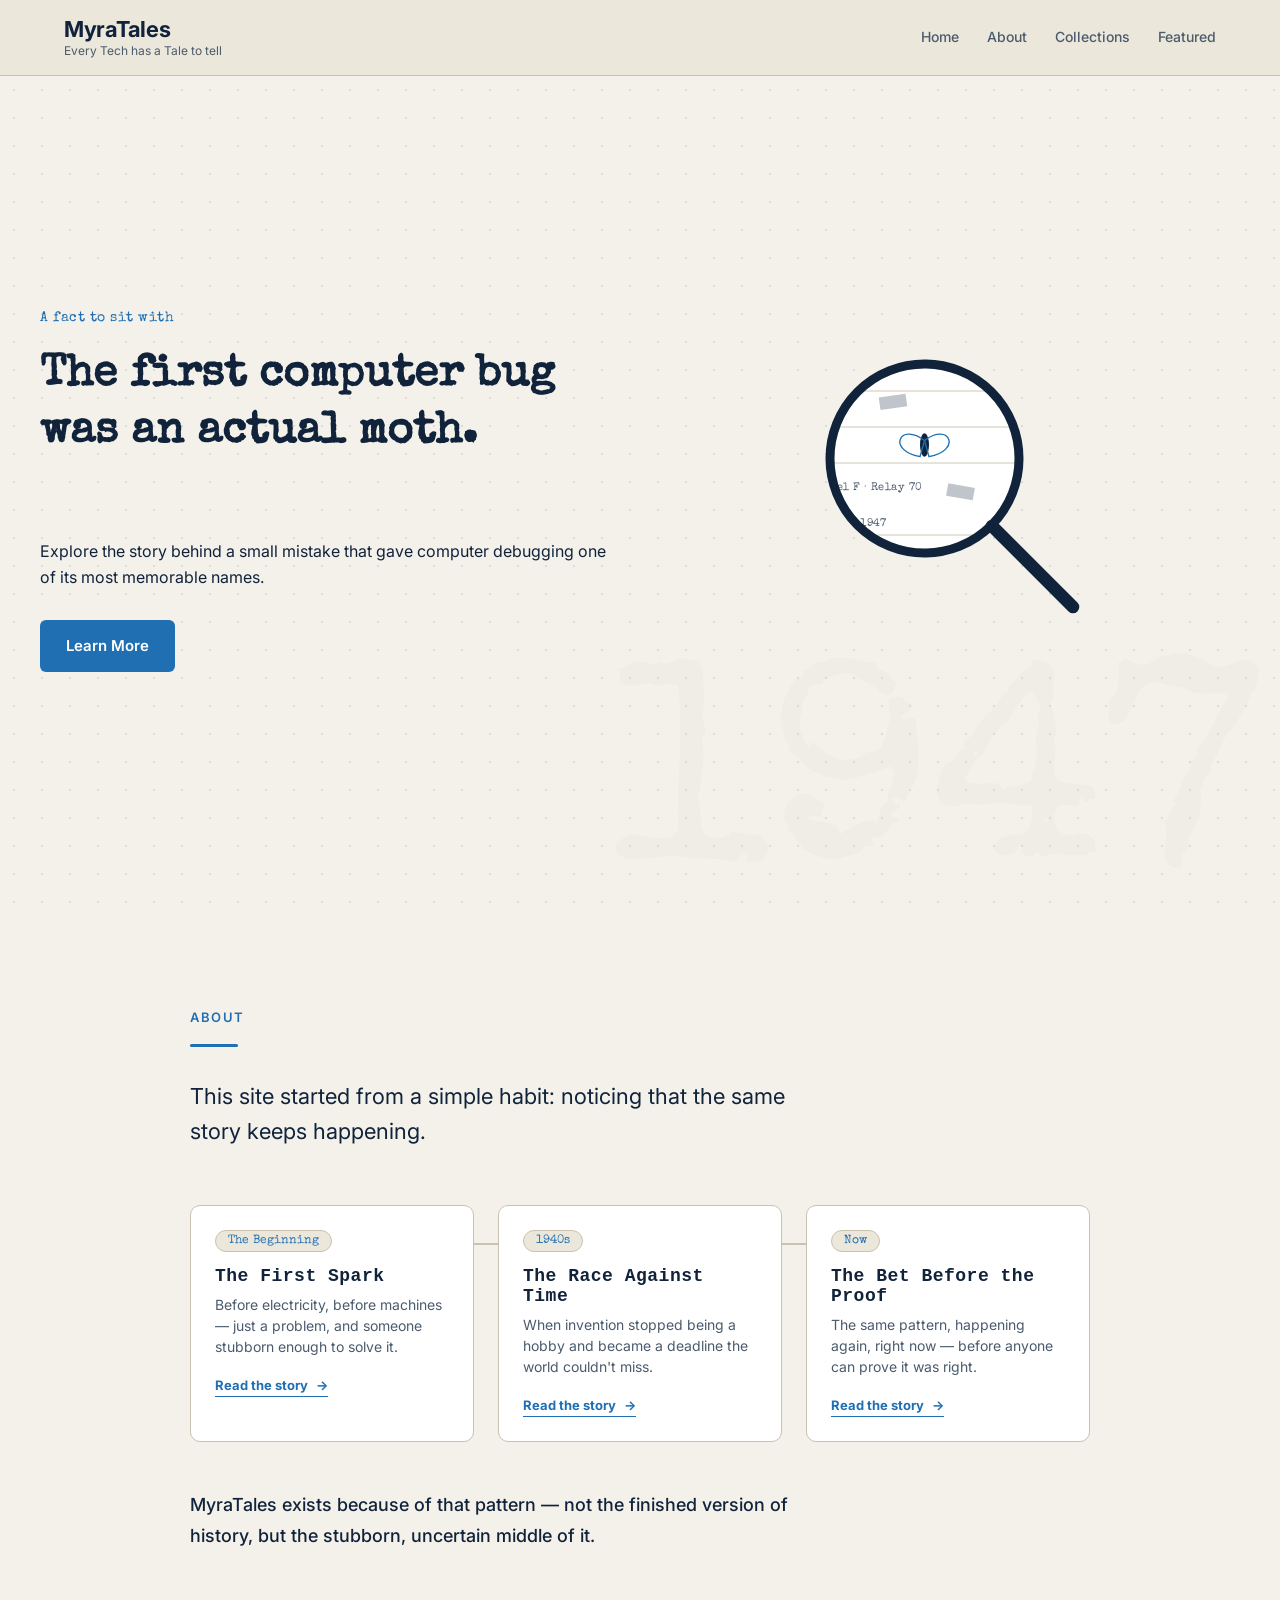
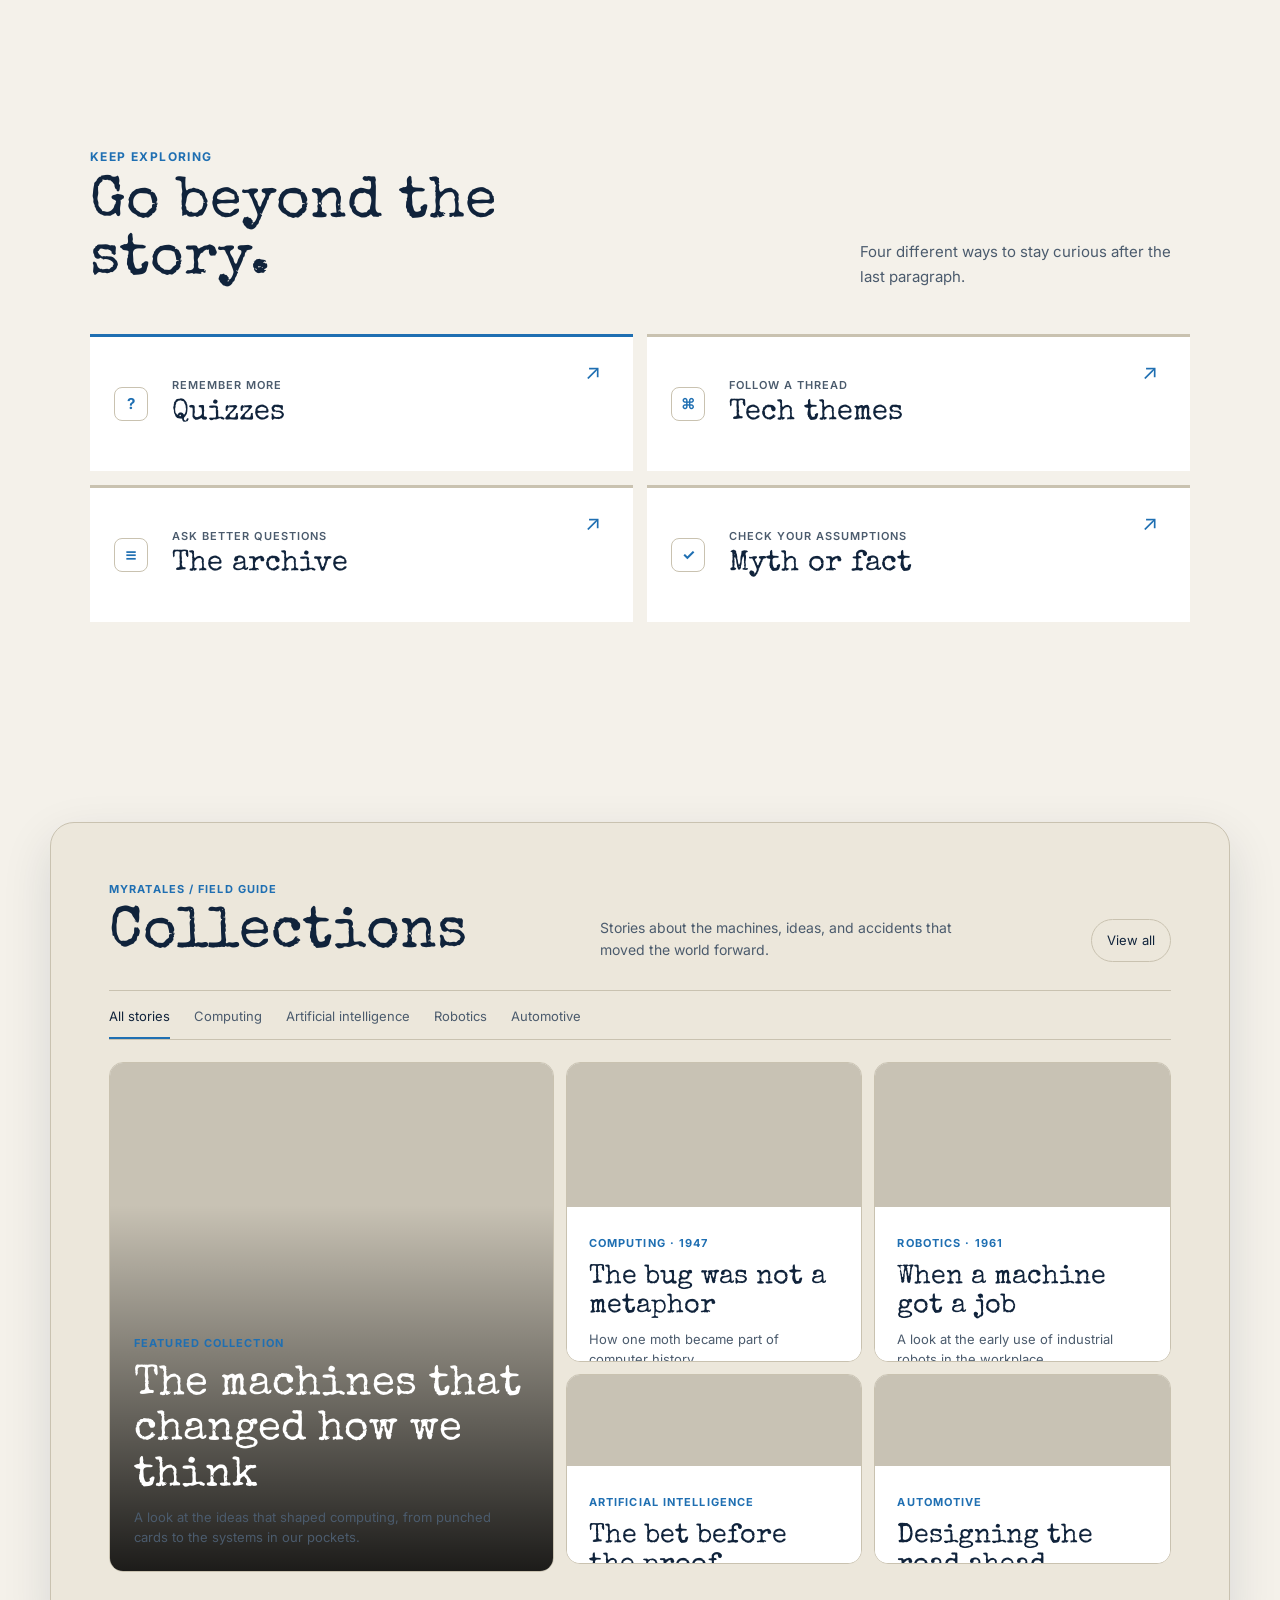
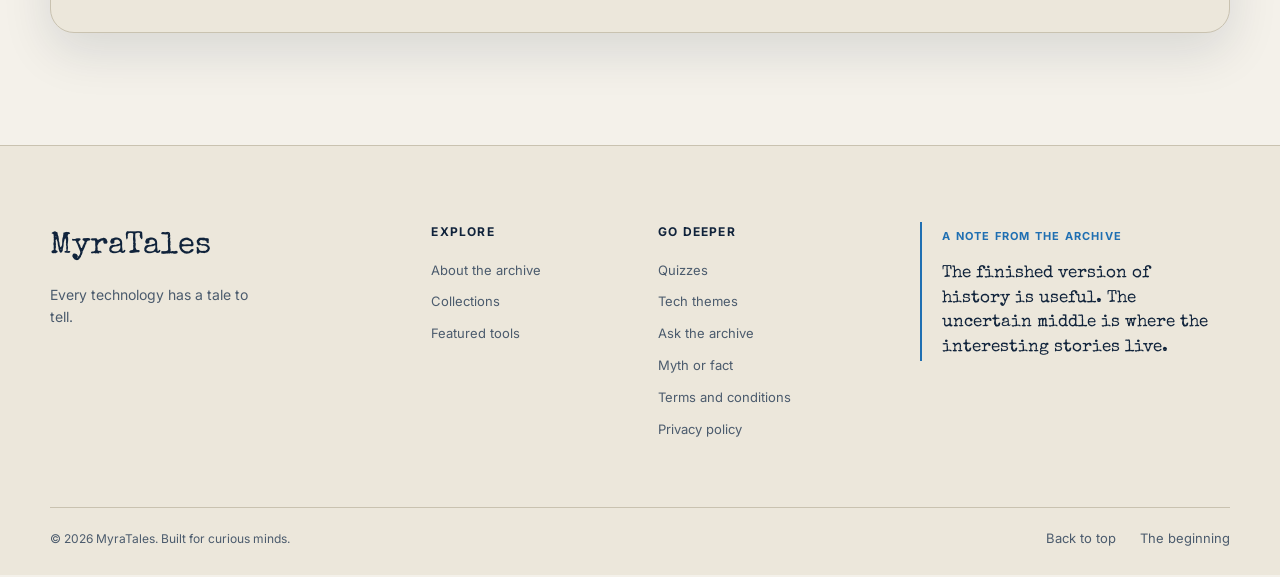
<file: index.html>
<!DOCTYPE html>
<html lang="en">
<head>
    <meta charset="UTF-8">
    <meta name="viewport" content="width=device-width, initial-scale=1.0">
    <title>MyraTales - Every Tech Has a Tale to Tell</title>
    <meta name="description" content="MyraTales is a digital museum exploring the history and evolution of technology and machines.">

    <link rel="stylesheet" href="style.css">
    <link rel="icon" href="favicon.svg" type="image/svg+xml">
    <link rel="preconnect" href="https://fonts.googleapis.com">
    <link rel="preconnect" href="https://font.gstatic.com" crossorigin>
    <link href="https://fonts.googleapis.com/css2?family=Special+Elite&family=inter:wght@400;500;600;700&display=swap" rel="stylesheet">

</head>
<body>
    <a href="#main-content" class="skip-link">Skip to main content</a>

<header class="site-header">
  <div class="header-inner">

    <div class="logo-block">
      <a href="#top" class="header-logo">MyraTales</a>
      <p class="tagline">Every Tech has a Tale to tell</p>
    </div>

    <button class="menu-toggle" id="menuToggle" aria-label="Toggle menu" aria-expanded="false">
      <span></span>
      <span></span>
      <span></span>
    </button>

    <nav class="nav-links" id="navLinks">
      <a href="#top">Home</a>
      <a href="#about">About</a>
      <a href="#collectionSection">Collections</a>
      <a href="#featured">Featured</a>
    </nav>

  </div>
</header>
   
    <main id="main-content">
        <section id="top" class="hero">
            <div class="hero-bg" aria-hidden="true">
                <span  class="ghost-year">1947</span>
            </div>
            <div class="hero-inner">
                <div class="hero-text">
                    <p class="hero-eyebrow">A fact to sit with</p>
                    <h1 id="heroFact" aria-live="polite">The first computer bug was an actual moth.</h1>
                    <p id="heroDescription" class="description" aria-live="polite">
                      Explore the story behind a small mistake that gave computer debugging one of its most memorable names.
                    </p>
                    <a href="#about" class="btn-primary">Learn More</a>
                </div>

                <div class="hero-visual" aria-hidden="true">
  <svg viewBox="0 0 400 400" class="magnifier-illustration" xmlns="http://www.w3.org/2000/svg">

    <defs>
      <clipPath id="lensClip">
        <circle cx="165" cy="165" r="105" />
      </clipPath>
    </defs>

    <!-- Everything INSIDE the lens: the logbook page, zoomed in -->
    <g clip-path="url(#lensClip)">
      <rect x="30" y="30" width="270" height="270" class="page-bg" />

      <!-- faint ruled lines, like notebook paper -->
      <line x1="40" y1="90" x2="290" y2="90" class="page-rule" />
      <line x1="40" y1="130" x2="290" y2="130" class="page-rule" />
      <line x1="40" y1="170" x2="290" y2="170" class="page-rule" />
      <line x1="40" y1="250" x2="290" y2="250" class="page-rule" />

      <!-- tape strips holding the moth in place -->
      <rect x="115" y="95" width="30" height="14" class="tape" transform="rotate(-8 130 102)" />
      <rect x="190" y="195" width="30" height="14" class="tape" transform="rotate(10 205 202)" />

      <!-- the moth, "taped" between the two rules -->
      <g transform="translate(165,150)">
        <g class="moth">
            <ellipse cx="0" cy="0" rx="5" ry="13" class="moth-body" />
            <path d="M0,-5 C-28,-26 -42,6 -5,13 Z" class="moth-wing" />
            <path d="M0,-5 C28,-26 42,6 5,13 Z" class="moth-wing" />
        </g>
     </g>

      <!-- handwritten-style log annotation -->
      <text x="45" y="200" class="log-text">Panel F · Relay 70</text>
      <text x="45" y="240" class="log-text">Sept 9, 1947</text>
    </g>

    <!-- glass shine, a simple arc, no gradient -->
    <path d="M90,90 A105,105 0 0,1 190,68" class="lens-shine" />

    <!-- the lens rim, on top of everything inside it -->
    <circle cx="165" cy="165" r="105" class="lens-rim" />

    <!-- the handle -->
    <line x1="240" y1="240" x2="330" y2="330" class="handle" />
  </svg>
</div>
                </div>
            </div>
            <!-- <a href="#about" class="scroll-cue" aria-label="Scroll down">
                <span></span>
            </a> -->
        </section>
    <section id="about" class="section about-section">
  <div class="section-inner">

    <span class="section-label">About</span>
    <div class="section-divider"></div>

    <p class="about-intro">
      This site started from a simple habit: noticing that the same story keeps happening.
    </p>

    <div class="pattern-track">
      <div class="pattern-line" aria-hidden="true"></div>

      <button class="pattern-card" data-era="ancient">
        <span class="pattern-year">The Beginning</span>
        <h3>The First Spark</h3>
        <p class="pattern-teaser">Before electricity, before machines — just a problem, and someone stubborn enough to solve it.</p>
        <span class="pattern-action">Read the story <span aria-hidden="true">→</span></span>
      </button>

      <button class="pattern-card" data-era="atomic">
        <span class="pattern-year">1940s</span>
        <h3>The Race Against Time</h3>
        <p class="pattern-teaser">When invention stopped being a hobby and became a deadline the world couldn't miss.</p>
        <span class="pattern-action">Read the story <span aria-hidden="true">→</span></span>
      </button>

      <button class="pattern-card" data-era="present">
        <span class="pattern-year">Now</span>
        <h3>The Bet Before the Proof</h3>
        <p class="pattern-teaser">The same pattern, happening again, right now — before anyone can prove it was right.</p>
        <span class="pattern-action">Read the story <span aria-hidden="true">→</span></span>
      </button>
    </div>

    <p class="about-thesis">
      MyraTales exists because of that pattern — not the finished version of history,
      but the stubborn, uncertain middle of it.
    </p>

  </div>
</section>

<!-- Story modal — one shared modal, filled dynamically by JS -->
<div class="story-modal" id="storyModal" role="dialog" aria-modal="true" aria-hidden="true" aria-labelledby="storyModalTitle">
  <div class="story-modal-overlay" id="storyModalOverlay"></div>

  <div class="story-modal-panel">
    <button class="story-modal-close" id="storyModalClose" aria-label="Close">Close</button>

    <span class="story-modal-era" id="storyModalEra"></span>
    <h2 id="storyModalTitle"></h2>

    <div class="story-modal-body" id="storyModalBody"></div>
  </div>
</div>

<section id="featured" class="section featured-section">
  <div class="featured-shell">
    <div class="featured-heading">
      <div>
        <p class="featured-eyebrow">Keep exploring</p>
        <h2>Go beyond the story.</h2>
      </div>
      <p class="featured-intro">Four different ways to stay curious after the last paragraph.</p>
    </div>

    <div class="featured-list">
      <article class="featured-item featured-item-primary">
        <button class="featured-trigger" aria-expanded="false" aria-controls="featured-quiz-panel">
          <span class="featured-icon" aria-hidden="true">?</span>
          <span class="featured-trigger-copy">
            <span class="featured-kicker">Remember more</span>
            <span class="featured-title">Quizzes</span>
          </span>
          <span class="featured-arrow" aria-hidden="true">↗</span>
        </button>
        <div class="featured-panel" id="featured-quiz-panel">
          <p>Test what actually stuck. Short, sharp quizzes built from real stories on this site, not trivia for its own sake.</p>
          <a href="quizzes.html" class="featured-cta">Take a quiz</a>
        </div>
      </article>

      <article class="featured-item">
        <button class="featured-trigger" aria-expanded="false" aria-controls="featured-theme-panel">
          <span class="featured-icon" aria-hidden="true">⌘</span>
          <span class="featured-trigger-copy">
            <span class="featured-kicker">Follow a thread</span>
            <span class="featured-title">Tech themes</span>
          </span>
          <span class="featured-arrow" aria-hidden="true">↗</span>
        </button>
        <div class="featured-panel" id="featured-theme-panel">
          <p>Pick a lane: automotive, AI, robotics, and more. Follow one thread of technology through its own history.</p>
          <a href="TechThemes.html" class="featured-cta">Explore themes</a>
        </div>
      </article>

      <article class="featured-item">
        <button class="featured-trigger" aria-expanded="false" aria-controls="featured-archive-panel">
          <span class="featured-icon" aria-hidden="true">≡</span>
          <span class="featured-trigger-copy">
            <span class="featured-kicker">Ask better questions</span>
            <span class="featured-title">The archive</span>
          </span>
          <span class="featured-arrow" aria-hidden="true">↗</span>
        </button>
        <div class="featured-panel" id="featured-archive-panel">
          <p>Find the answers behind the questions everyone has quietly wondered about technology.</p>
          <a href="archive.html" class="featured-cta">Ask something</a>
        </div>
      </article>

      <article class="featured-item">
        <button class="featured-trigger" aria-expanded="false" aria-controls="featured-myth-panel">
          <span class="featured-icon" aria-hidden="true">✓</span>
          <span class="featured-trigger-copy">
            <span class="featured-kicker">Check your assumptions</span>
            <span class="featured-title">Myth or fact</span>
          </span>
          <span class="featured-arrow" aria-hidden="true">↗</span>
        </button>
        <div class="featured-panel" id="featured-myth-panel">
          <p>Guess before you read. Some of what sounds made up is completely true, and some of what feels certain is wrong.</p>
          <a href="myth-or-fact.html" class="featured-cta">Test yourself</a>
        </div>
      </article>
    </div>
  </div>
</section>

<section id="collectionSection" class="collection-section">
  <div class="collection-shell">
    <div class="collection-topbar">
      <div>
        <p class="collection-eyebrow">MyraTales / Field guide</p>
        <h2>Collections</h2>
      </div>
      <p class="collection-summary">Stories about the machines, ideas, and accidents that moved the world forward.</p>
      <a class="collection-view-all" href="TechThemes.html">View all</a>
    </div>

    <nav class="collection-tabs" aria-label="Collection categories">
      <a class="active" href="#collectionSection">All stories</a>
      <a href="#computing">Computing</a>
      <a href="#ai">Artificial intelligence</a>
      <a href="#robotics">Robotics</a>
      <a href="#automotive">Automotive</a>
    </nav>

    <div class="collection-board">
      <article id="computing" class="collection-card collection-card-featured">
        <div class="collection-card-image image-computer" role="img" aria-label="A vintage computer in a dark archive"></div>
        <div class="collection-card-shade"></div>
        <div class="collection-card-content">
          <span class="collection-card-label">Featured collection</span>
          <h3>The machines that changed how we think</h3>
          <p>A look at the ideas that shaped computing, from punched cards to the systems in our pockets.</p>
        </div>
      </article>

      <article class="collection-card collection-card-story">
        <div class="collection-card-image image-moth" role="img" aria-label="A close-up of a moth on paper"></div>
        <div class="collection-card-content">
          <span class="collection-card-label">Computing · 1947</span>
          <h3>The bug was not a metaphor</h3>
          <p>How one moth became part of computer history.</p>
        </div>
      </article>

      <article id="robotics" class="collection-card collection-card-story">
        <div class="collection-card-image image-robot" role="img" aria-label="A robotic arm in a workshop"></div>
        <div class="collection-card-content">
          <span class="collection-card-label">Robotics · 1961</span>
          <h3>When a machine got a job</h3>
          <p>A look at the early use of industrial robots in the workplace.</p>
        </div>
      </article>

      <article id="ai" class="collection-card collection-card-compact">
        <div class="collection-card-image image-ai" role="img" aria-label="Abstract artificial intelligence data visualization"></div>
        <div class="collection-card-content">
          <span class="collection-card-label">Artificial intelligence</span>
          <h3>The bet before the proof</h3>
        </div>
      </article>

      <article id="automotive" class="collection-card collection-card-compact">
        <div class="collection-card-image image-car" role="img" aria-label="A futuristic silver car at an exhibition"></div>
        <div class="collection-card-content">
          <span class="collection-card-label">Automotive</span>
          <h3>Designing the road ahead</h3>
        </div>
      </article>

    </div>
  </div>
</section>

</main>

<footer class="site-footer">
  <div class="footer-shell">
    <div class="footer-main">
      <div class="footer-brand">
        <a href="#top" class="footer-logo">MyraTales</a>
        <p>Every technology has a tale to tell.</p>
      </div>

      <div class="footer-column">
        <h2>Explore</h2>
        <a href="#about">About the archive</a>
        <a href="#collectionSection">Collections</a>
        <a href="#featured">Featured tools</a>
      </div>

      <div class="footer-column">
        <h2>Go deeper</h2>
        <a href="quizzes.html">Quizzes</a>
        <a href="themes.html">Tech themes</a>
        <a href="archive.html">Ask the archive</a>
        <a href="myth-or-fact.html">Myth or fact</a>
        <a href="terms.html">Terms and conditions</a>
        <a href="privacy.html">Privacy policy</a>
      </div>

      <div class="footer-note">
        <span class="footer-note-label">A note from the archive</span>
        <p>The finished version of history is useful. The uncertain middle is where the interesting stories live.</p>
      </div>
    </div>

    <div class="footer-bottom">
      <p>© 2026 MyraTales. Built for curious minds.</p>
      <div class="footer-bottom-links">
        <a href="#top">Back to top</a>
        <a href="#about">The beginning</a>
      </div>
    </div>
  </div>
</footer>

<!-- EARLY ACCESS DISCLAIMER MODAL -->
<div class="notice-modal" id="noticeModal" role="dialog" aria-modal="true" aria-labelledby="noticeTitle" aria-hidden="true">
  <div class="notice-overlay" id="noticeOverlay"></div>

  <div class="notice-panel">
    <span class="notice-eyebrow">Early Access · Please Read</span>

    <h2 id="noticeTitle">This site is still being written.</h2>

    <div class="notice-body">
      <p>
        MyraTales is currently in early access. Articles are published as they're researched and written — which means some pages may be incomplete, and some stories are still being verified against their sources.
      </p>
      <p>
        If you spot something that looks off, or a fact you think deserves a second look, please let me know. Every correction is welcome, and every reader makes the archive better.
      </p>
    </div>

    <div class="notice-actions">
      <button type="button" class="notice-btn notice-btn-ghost" id="noticeClose">
        Continue reading
      </button>
    </div>
  </div>
</div>
    <script src="script.js"></script>
</body>
</html>
</file>
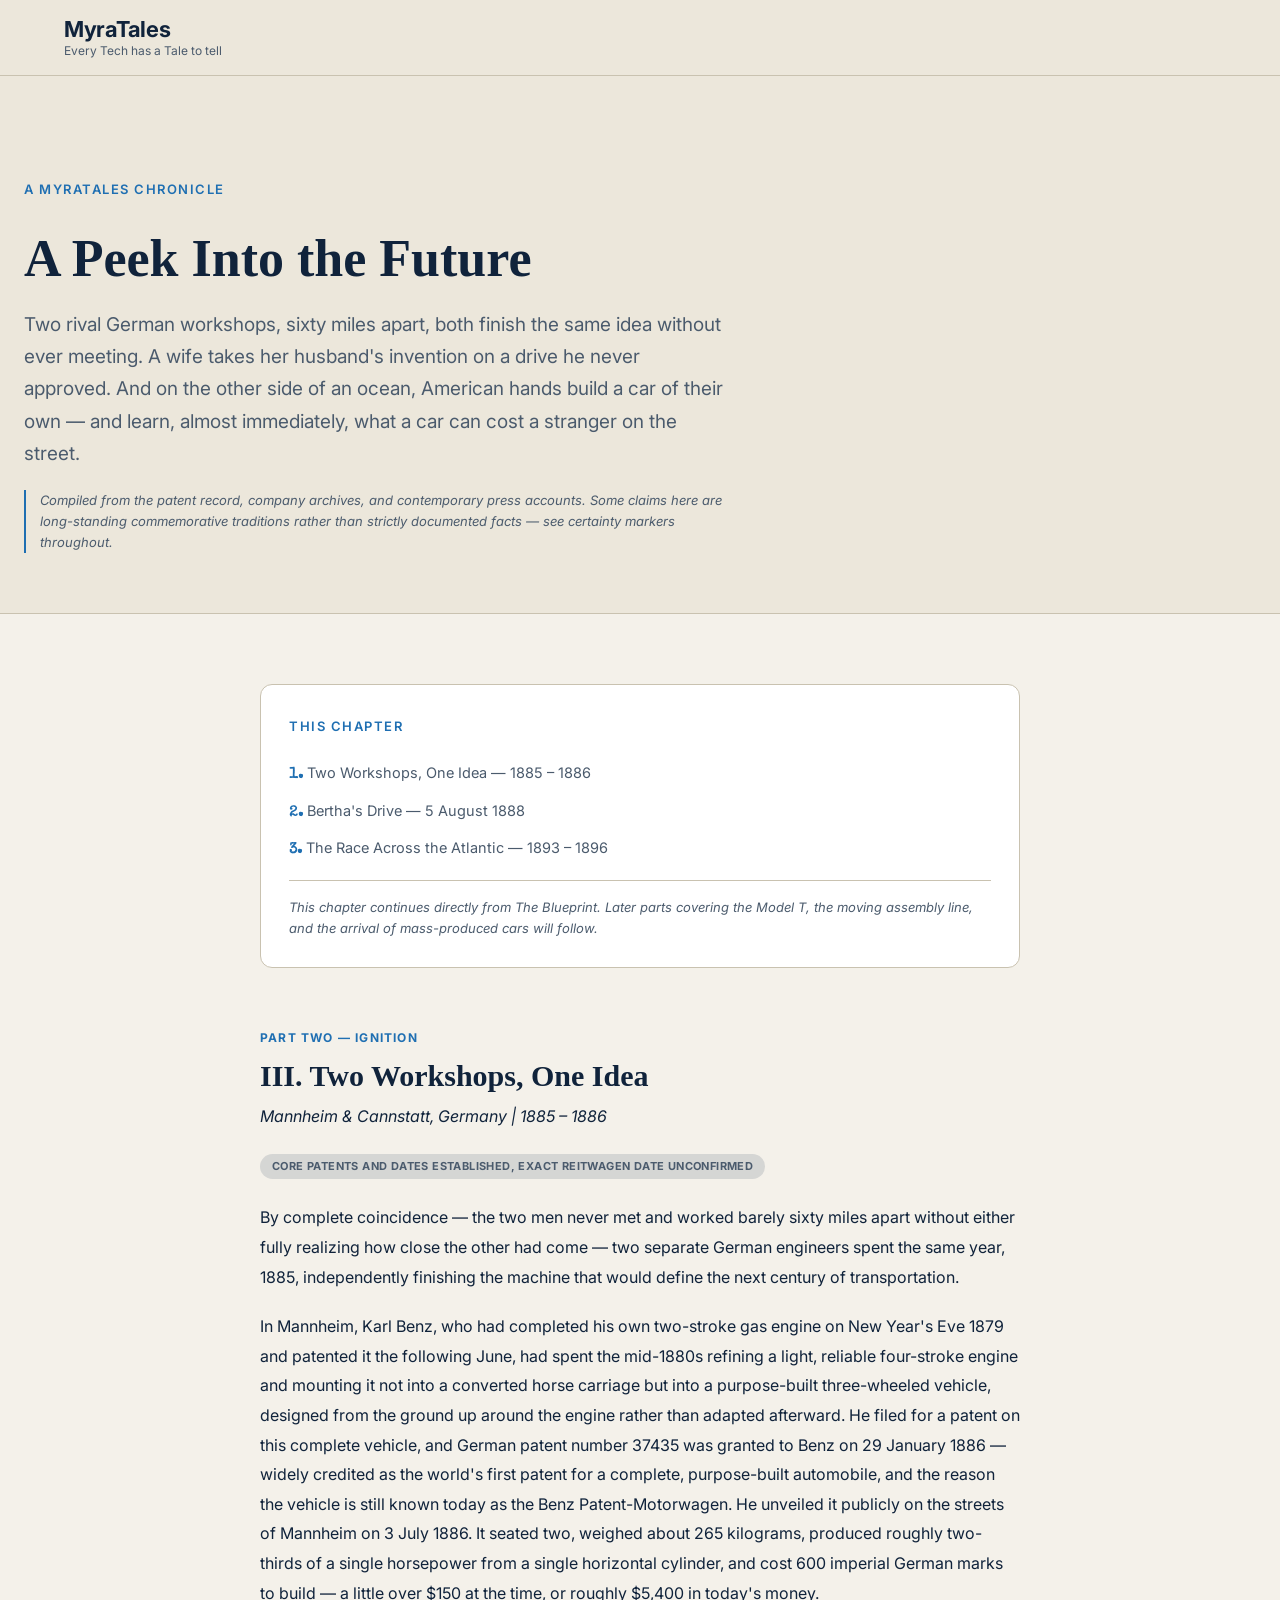
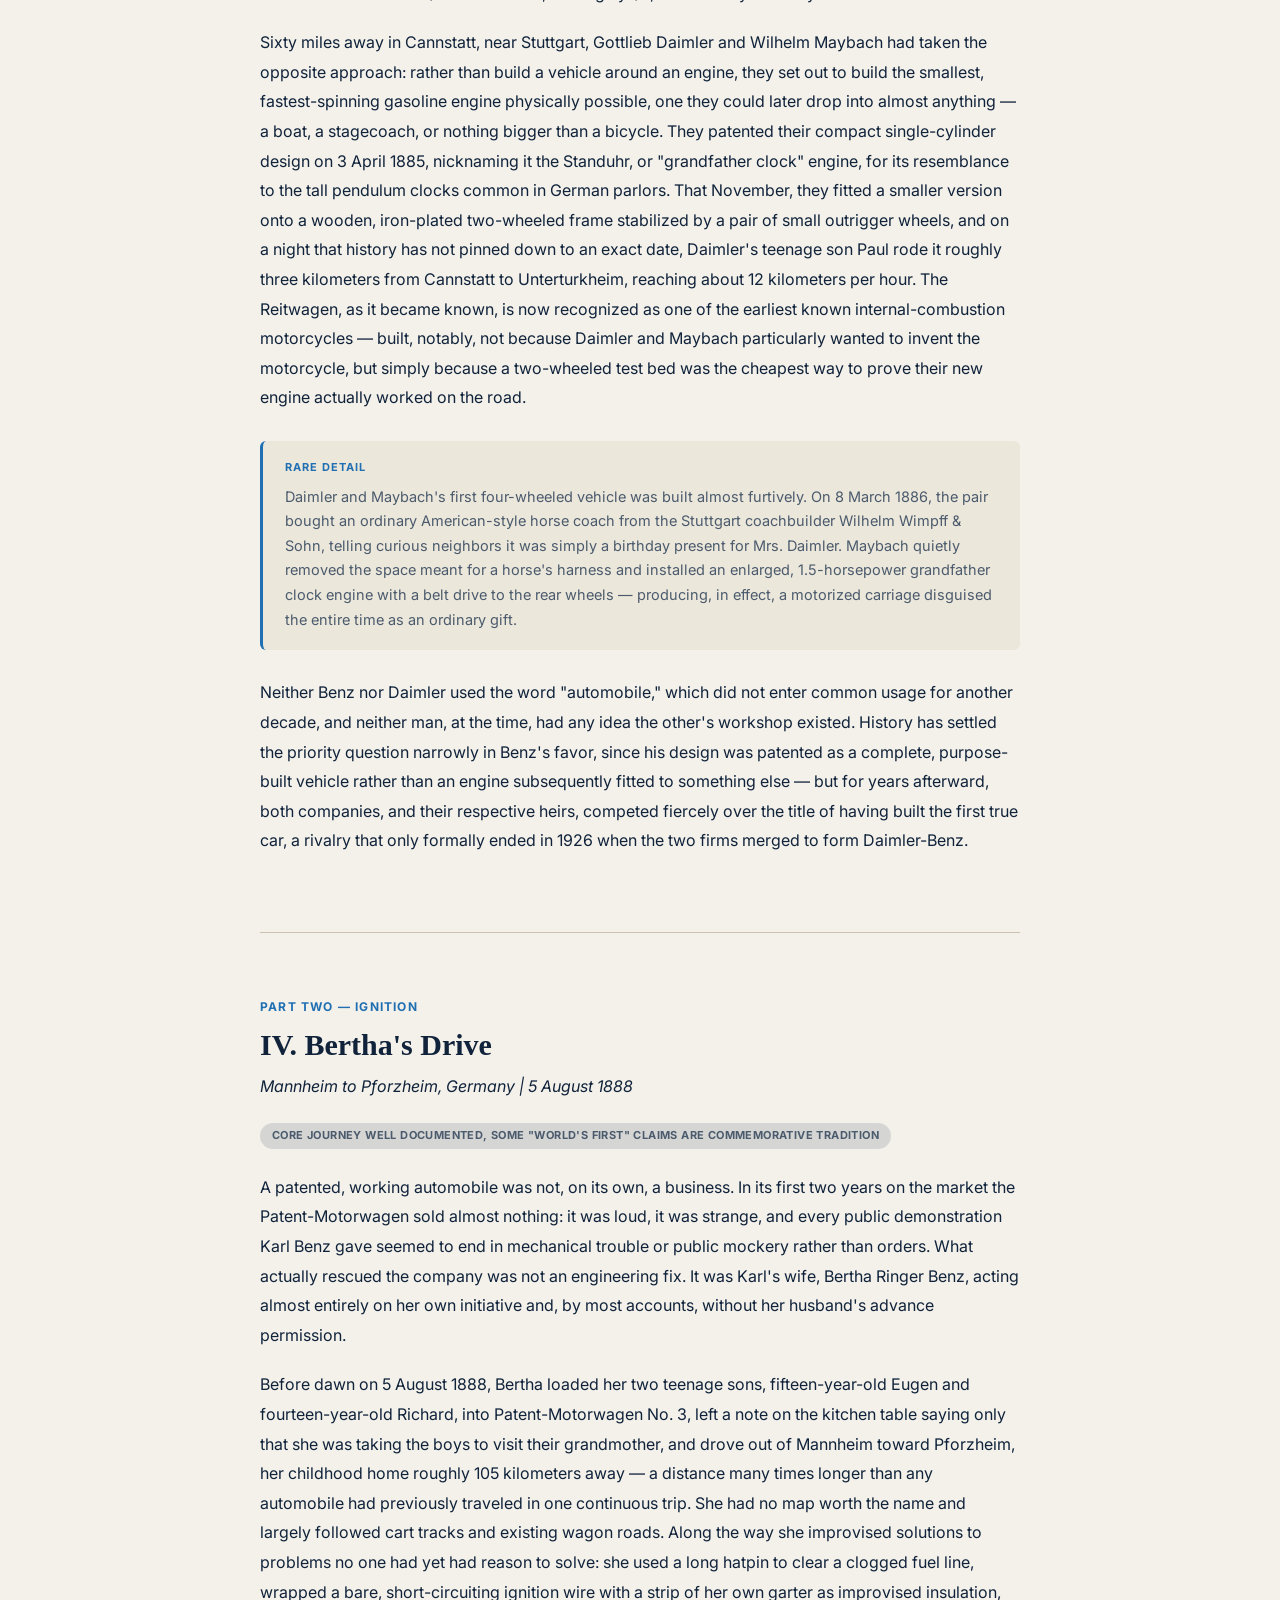
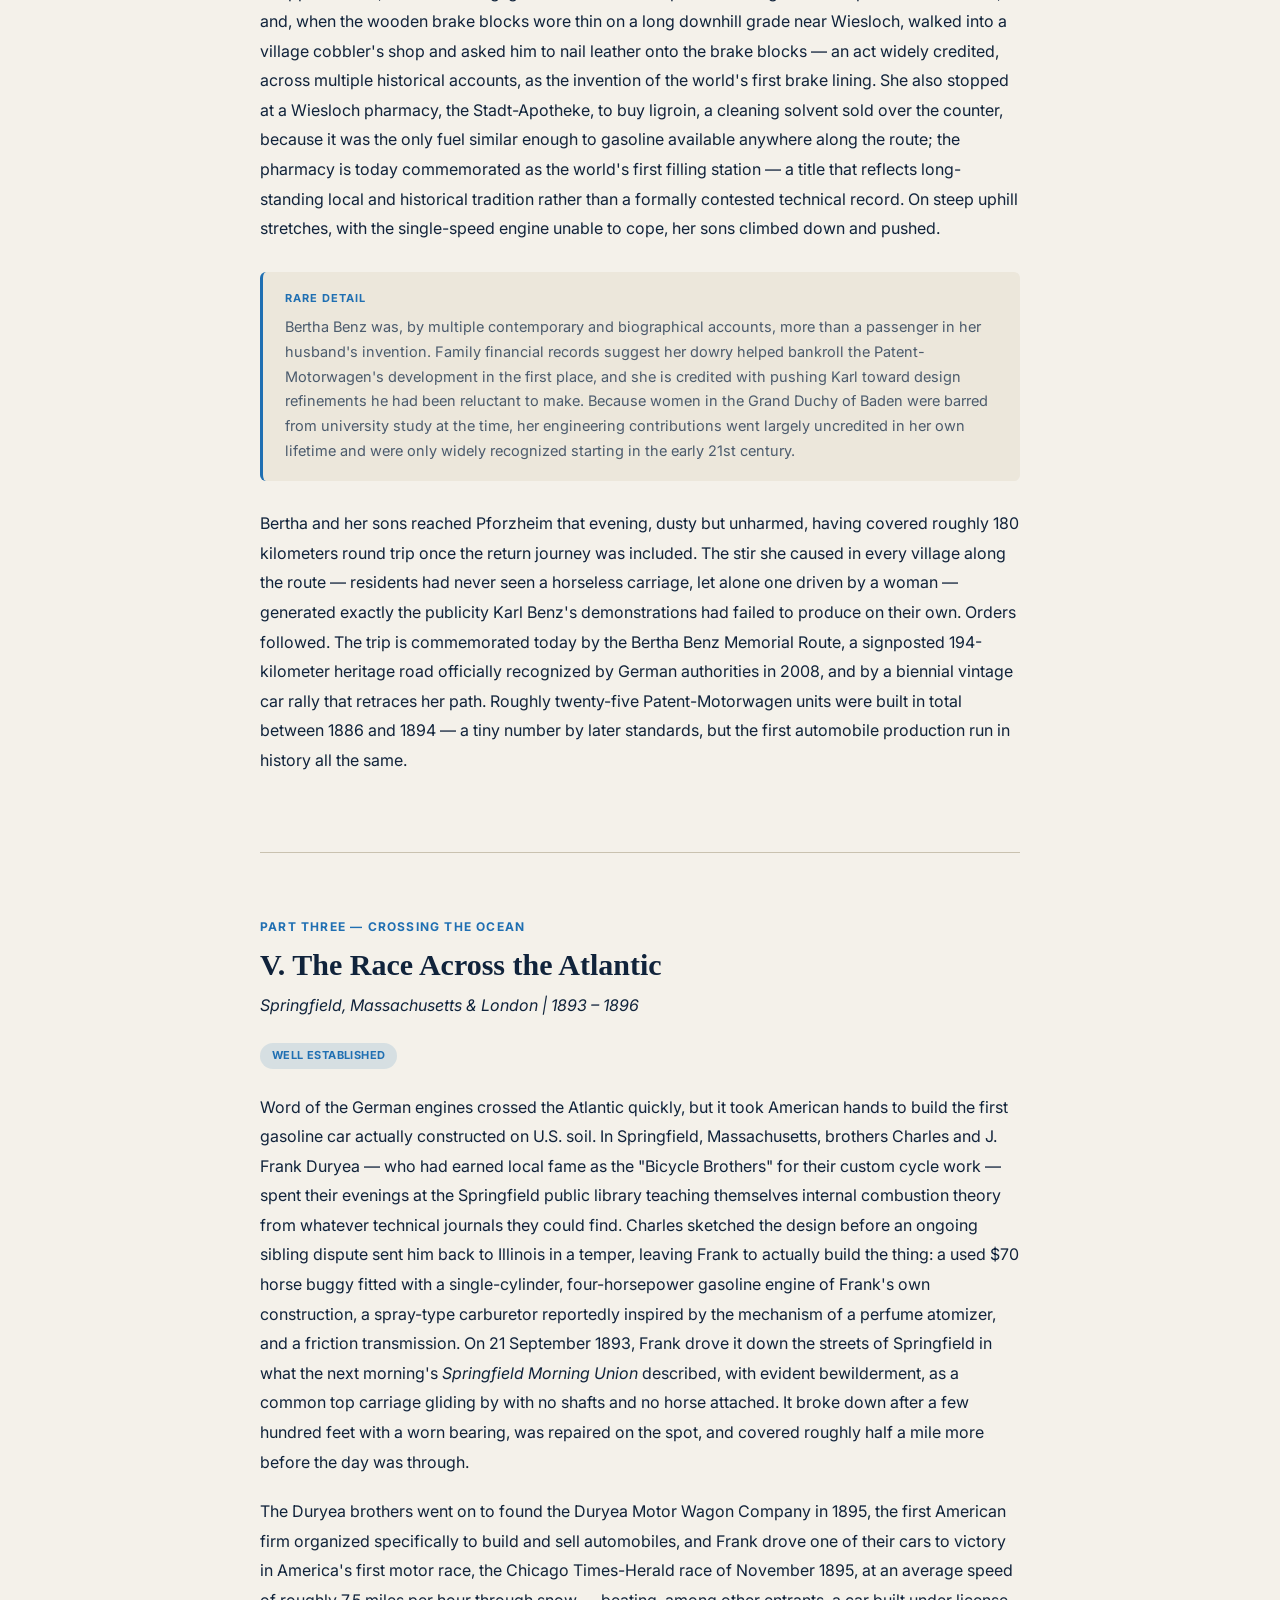
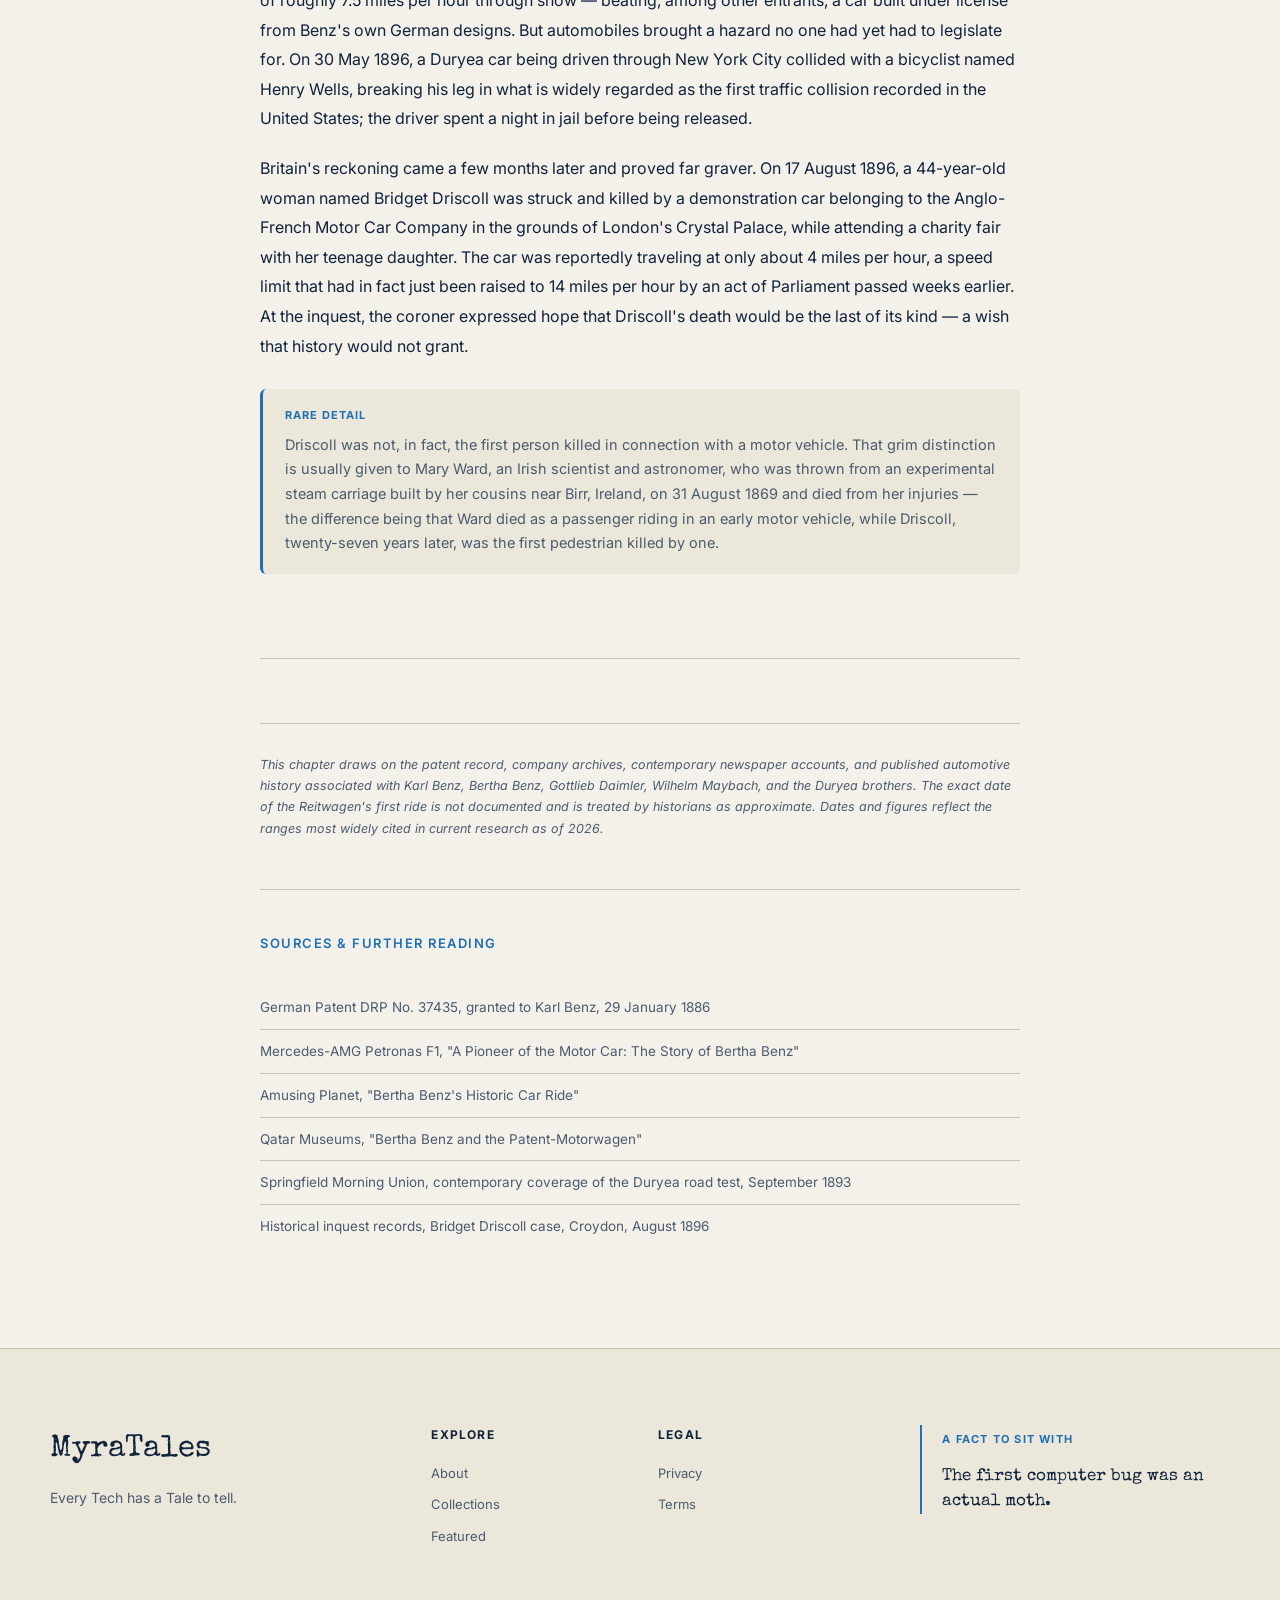
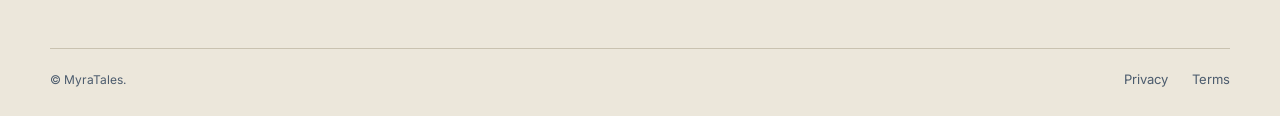
<file: benz.html>
<!DOCTYPE html>
<html lang="en">
<head>
<meta charset="UTF-8">
<meta name="viewport" content="width=device-width, initial-scale=1.0">
<meta name="description" content="A Peek Into the Future — two rival workshops, one determined wife, and the race across the Atlantic that turned the automobile into a business.">
<title>A Peek Into the Future — MyraTales</title>

<link rel="icon" type="image/png" href="../favicon.png">
<link rel="preconnect" href="https://fonts.googleapis.com">
<link rel="preconnect" href="https://fonts.gstatic.com" crossorigin>
<link href="https://fonts.googleapis.com/css2?family=Special+Elite&family=Inter:wght@400;500;600;700&display=swap" rel="stylesheet">
<link rel="stylesheet" href="benz.css">
</head>
<body>

<a href="#main-content" class="skip-link">Skip to main content</a>

<header class="site-header">
  <div class="header-inner">
    <div class="logo-block">
      <a href="../index.html#top" class="header-logo">MyraTales</a>
      <p class="tagline">Every Tech has a Tale to tell</p>
    </div>


  </div>
</header>

<main id="main-content" class="story-page">

  <section class="story-hero">
    <div class="section-inner">
      <span class="section-label">A MyraTales Chronicle</span>
      <h1>A Peek Into the Future</h1>
      <p class="story-subtitle">Two rival German workshops, sixty miles apart, both finish the same idea without ever meeting. A wife takes her husband's invention on a drive he never approved. And on the other side of an ocean, American hands build a car of their own — and learn, almost immediately, what a car can cost a stranger on the street.</p>
      <p class="story-meta">Compiled from the patent record, company archives, and contemporary press accounts. Some claims here are long-standing commemorative traditions rather than strictly documented facts — see certainty markers throughout.</p>
    </div>
  </section>

  <article class="story-body">
    <div class="section-inner">

      <nav class="story-toc" aria-label="Table of contents">
        <span class="section-label">This Chapter</span>
        <ol>
          <li><a href="#part-3">Two Workshops, One Idea — 1885 – 1886</a></li>
          <li><a href="#part-4">Bertha's Drive — 5 August 1888</a></li>
          <li><a href="#part-5">The Race Across the Atlantic — 1893 – 1896</a></li>
        </ol>
        <p class="story-toc-note">This chapter continues directly from <em>The Blueprint</em>. Later parts covering the Model T, the moving assembly line, and the arrival of mass-produced cars will follow.</p>
      </nav>

      <!-- PART III -->
      <section class="story-part" id="part-3">
        <span class="story-part-label">Part Two — Ignition</span>
        <h2>III. Two Workshops, One Idea</h2>
        <p class="story-place">Mannheim & Cannstatt, Germany | 1885 – 1886</p>
        <span class="certainty certainty-mixed">Core patents and dates established, exact Reitwagen date unconfirmed</span>

        <p>By complete coincidence — the two men never met and worked barely sixty miles apart without either fully realizing how close the other had come — two separate German engineers spent the same year, 1885, independently finishing the machine that would define the next century of transportation.</p>

        <p>In Mannheim, Karl Benz, who had completed his own two-stroke gas engine on New Year's Eve 1879 and patented it the following June, had spent the mid-1880s refining a light, reliable four-stroke engine and mounting it not into a converted horse carriage but into a purpose-built three-wheeled vehicle, designed from the ground up around the engine rather than adapted afterward. He filed for a patent on this complete vehicle, and German patent number 37435 was granted to Benz on 29 January 1886 — widely credited as the world's first patent for a complete, purpose-built automobile, and the reason the vehicle is still known today as the Benz Patent-Motorwagen. He unveiled it publicly on the streets of Mannheim on 3 July 1886. It seated two, weighed about 265 kilograms, produced roughly two-thirds of a single horsepower from a single horizontal cylinder, and cost 600 imperial German marks to build — a little over $150 at the time, or roughly $5,400 in today's money.</p>

        <p>Sixty miles away in Cannstatt, near Stuttgart, Gottlieb Daimler and Wilhelm Maybach had taken the opposite approach: rather than build a vehicle around an engine, they set out to build the smallest, fastest-spinning gasoline engine physically possible, one they could later drop into almost anything — a boat, a stagecoach, or nothing bigger than a bicycle. They patented their compact single-cylinder design on 3 April 1885, nicknaming it the Standuhr, or "grandfather clock" engine, for its resemblance to the tall pendulum clocks common in German parlors. That November, they fitted a smaller version onto a wooden, iron-plated two-wheeled frame stabilized by a pair of small outrigger wheels, and on a night that history has not pinned down to an exact date, Daimler's teenage son Paul rode it roughly three kilometers from Cannstatt to Unterturkheim, reaching about 12 kilometers per hour. The Reitwagen, as it became known, is now recognized as one of the earliest known internal-combustion motorcycles — built, notably, not because Daimler and Maybach particularly wanted to invent the motorcycle, but simply because a two-wheeled test bed was the cheapest way to prove their new engine actually worked on the road.</p>

        <div class="rare-detail">
          <span class="rare-detail-label">Rare detail</span>
          <p>Daimler and Maybach's first four-wheeled vehicle was built almost furtively. On 8 March 1886, the pair bought an ordinary American-style horse coach from the Stuttgart coachbuilder Wilhelm Wimpff & Sohn, telling curious neighbors it was simply a birthday present for Mrs. Daimler. Maybach quietly removed the space meant for a horse's harness and installed an enlarged, 1.5-horsepower grandfather clock engine with a belt drive to the rear wheels — producing, in effect, a motorized carriage disguised the entire time as an ordinary gift.</p>
        </div>

        <p>Neither Benz nor Daimler used the word "automobile," which did not enter common usage for another decade, and neither man, at the time, had any idea the other's workshop existed. History has settled the priority question narrowly in Benz's favor, since his design was patented as a complete, purpose-built vehicle rather than an engine subsequently fitted to something else — but for years afterward, both companies, and their respective heirs, competed fiercely over the title of having built the first true car, a rivalry that only formally ended in 1926 when the two firms merged to form Daimler-Benz.</p>
      </section>

      <!-- PART IV -->
      <section class="story-part" id="part-4">
        <span class="story-part-label">Part Two — Ignition</span>
        <h2>IV. Bertha's Drive</h2>
        <p class="story-place">Mannheim to Pforzheim, Germany | 5 August 1888</p>
        <span class="certainty certainty-mixed">Core journey well documented, some "world's first" claims are commemorative tradition</span>

        <p>A patented, working automobile was not, on its own, a business. In its first two years on the market the Patent-Motorwagen sold almost nothing: it was loud, it was strange, and every public demonstration Karl Benz gave seemed to end in mechanical trouble or public mockery rather than orders. What actually rescued the company was not an engineering fix. It was Karl's wife, Bertha Ringer Benz, acting almost entirely on her own initiative and, by most accounts, without her husband's advance permission.</p>

        <p>Before dawn on 5 August 1888, Bertha loaded her two teenage sons, fifteen-year-old Eugen and fourteen-year-old Richard, into Patent-Motorwagen No. 3, left a note on the kitchen table saying only that she was taking the boys to visit their grandmother, and drove out of Mannheim toward Pforzheim, her childhood home roughly 105 kilometers away — a distance many times longer than any automobile had previously traveled in one continuous trip. She had no map worth the name and largely followed cart tracks and existing wagon roads. Along the way she improvised solutions to problems no one had yet had reason to solve: she used a long hatpin to clear a clogged fuel line, wrapped a bare, short-circuiting ignition wire with a strip of her own garter as improvised insulation, and, when the wooden brake blocks wore thin on a long downhill grade near Wiesloch, walked into a village cobbler's shop and asked him to nail leather onto the brake blocks — an act widely credited, across multiple historical accounts, as the invention of the world's first brake lining. She also stopped at a Wiesloch pharmacy, the Stadt-Apotheke, to buy ligroin, a cleaning solvent sold over the counter, because it was the only fuel similar enough to gasoline available anywhere along the route; the pharmacy is today commemorated as the world's first filling station — a title that reflects long-standing local and historical tradition rather than a formally contested technical record. On steep uphill stretches, with the single-speed engine unable to cope, her sons climbed down and pushed.</p>

        <div class="rare-detail">
          <span class="rare-detail-label">Rare detail</span>
          <p>Bertha Benz was, by multiple contemporary and biographical accounts, more than a passenger in her husband's invention. Family financial records suggest her dowry helped bankroll the Patent-Motorwagen's development in the first place, and she is credited with pushing Karl toward design refinements he had been reluctant to make. Because women in the Grand Duchy of Baden were barred from university study at the time, her engineering contributions went largely uncredited in her own lifetime and were only widely recognized starting in the early 21st century.</p>
        </div>

        <p>Bertha and her sons reached Pforzheim that evening, dusty but unharmed, having covered roughly 180 kilometers round trip once the return journey was included. The stir she caused in every village along the route — residents had never seen a horseless carriage, let alone one driven by a woman — generated exactly the publicity Karl Benz's demonstrations had failed to produce on their own. Orders followed. The trip is commemorated today by the Bertha Benz Memorial Route, a signposted 194-kilometer heritage road officially recognized by German authorities in 2008, and by a biennial vintage car rally that retraces her path. Roughly twenty-five Patent-Motorwagen units were built in total between 1886 and 1894 — a tiny number by later standards, but the first automobile production run in history all the same.</p>
      </section>

      <!-- PART V -->
      <section class="story-part" id="part-5">
        <span class="story-part-label">Part Three — Crossing the Ocean</span>
        <h2>V. The Race Across the Atlantic</h2>
        <p class="story-place">Springfield, Massachusetts & London | 1893 – 1896</p>
        <span class="certainty certainty-established">Well established</span>

        <p>Word of the German engines crossed the Atlantic quickly, but it took American hands to build the first gasoline car actually constructed on U.S. soil. In Springfield, Massachusetts, brothers Charles and J. Frank Duryea — who had earned local fame as the "Bicycle Brothers" for their custom cycle work — spent their evenings at the Springfield public library teaching themselves internal combustion theory from whatever technical journals they could find. Charles sketched the design before an ongoing sibling dispute sent him back to Illinois in a temper, leaving Frank to actually build the thing: a used $70 horse buggy fitted with a single-cylinder, four-horsepower gasoline engine of Frank's own construction, a spray-type carburetor reportedly inspired by the mechanism of a perfume atomizer, and a friction transmission. On 21 September 1893, Frank drove it down the streets of Springfield in what the next morning's <em>Springfield Morning Union</em> described, with evident bewilderment, as a common top carriage gliding by with no shafts and no horse attached. It broke down after a few hundred feet with a worn bearing, was repaired on the spot, and covered roughly half a mile more before the day was through.</p>

        <p>The Duryea brothers went on to found the Duryea Motor Wagon Company in 1895, the first American firm organized specifically to build and sell automobiles, and Frank drove one of their cars to victory in America's first motor race, the Chicago Times-Herald race of November 1895, at an average speed of roughly 7.5 miles per hour through snow — beating, among other entrants, a car built under license from Benz's own German designs. But automobiles brought a hazard no one had yet had to legislate for. On 30 May 1896, a Duryea car being driven through New York City collided with a bicyclist named Henry Wells, breaking his leg in what is widely regarded as the first traffic collision recorded in the United States; the driver spent a night in jail before being released.</p>

        <p>Britain's reckoning came a few months later and proved far graver. On 17 August 1896, a 44-year-old woman named Bridget Driscoll was struck and killed by a demonstration car belonging to the Anglo-French Motor Car Company in the grounds of London's Crystal Palace, while attending a charity fair with her teenage daughter. The car was reportedly traveling at only about 4 miles per hour, a speed limit that had in fact just been raised to 14 miles per hour by an act of Parliament passed weeks earlier. At the inquest, the coroner expressed hope that Driscoll's death would be the last of its kind — a wish that history would not grant.</p>

        <div class="rare-detail">
          <span class="rare-detail-label">Rare detail</span>
          <p>Driscoll was not, in fact, the first person killed in connection with a motor vehicle. That grim distinction is usually given to Mary Ward, an Irish scientist and astronomer, who was thrown from an experimental steam carriage built by her cousins near Birr, Ireland, on 31 August 1869 and died from her injuries — the difference being that Ward died as a passenger riding in an early motor vehicle, while Driscoll, twenty-seven years later, was the first pedestrian killed by one.</p>
        </div>
      </section>

      <p class="story-source-note">This chapter draws on the patent record, company archives, contemporary newspaper accounts, and published automotive history associated with Karl Benz, Bertha Benz, Gottlieb Daimler, Wilhelm Maybach, and the Duryea brothers. The exact date of the Reitwagen's first ride is not documented and is treated by historians as approximate. Dates and figures reflect the ranges most widely cited in current research as of 2026.</p>

      <section class="story-sources" id="sources">
        <span class="section-label">Sources & Further Reading</span>
        <ul>
          <li>German Patent DRP No. 37435, granted to Karl Benz, 29 January 1886</li>
          <li>Mercedes-AMG Petronas F1, "A Pioneer of the Motor Car: The Story of Bertha Benz"</li>
          <li>Amusing Planet, "Bertha Benz's Historic Car Ride"</li>
          <li>Qatar Museums, "Bertha Benz and the Patent-Motorwagen"</li>
          <li>Springfield Morning Union, contemporary coverage of the Duryea road test, September 1893</li>
          <li>Historical inquest records, Bridget Driscoll case, Croydon, August 1896</li>
        </ul>
      </section>

    </div>
  </article>

</main>

<footer class="site-footer">
  <div class="footer-shell">
    <div class="footer-main">
      <div class="footer-brand">
        <a href="../index.html#top" class="footer-logo">MyraTales</a>
        <p>Every Tech has a Tale to tell.</p>
      </div>
      <div class="footer-column">
        <h2>Explore</h2>
        <a href="../index.html#about">About</a>
        <a href="../index.html#collections">Collections</a>
        <a href="../index.html#featured">Featured</a>
      </div>
      <div class="footer-column">
        <h2>Legal</h2>
        <a href="../privacy.html">Privacy</a>
        <a href="../terms.html">Terms</a>
      </div>
      <div class="footer-note">
        <span class="footer-note-label">A fact to sit with</span>
        <p>The first computer bug was an actual moth.</p>
      </div>
    </div>
    <div class="footer-bottom">
      <p>&copy; <span id="year"></span> MyraTales.</p>
      <div class="footer-bottom-links">
        <a href="../privacy.html">Privacy</a>
        <a href="../terms.html">Terms</a>
      </div>
    </div>
  </div>
</footer>

<script src="../script.js"></script>
</body>
</html>
</file>
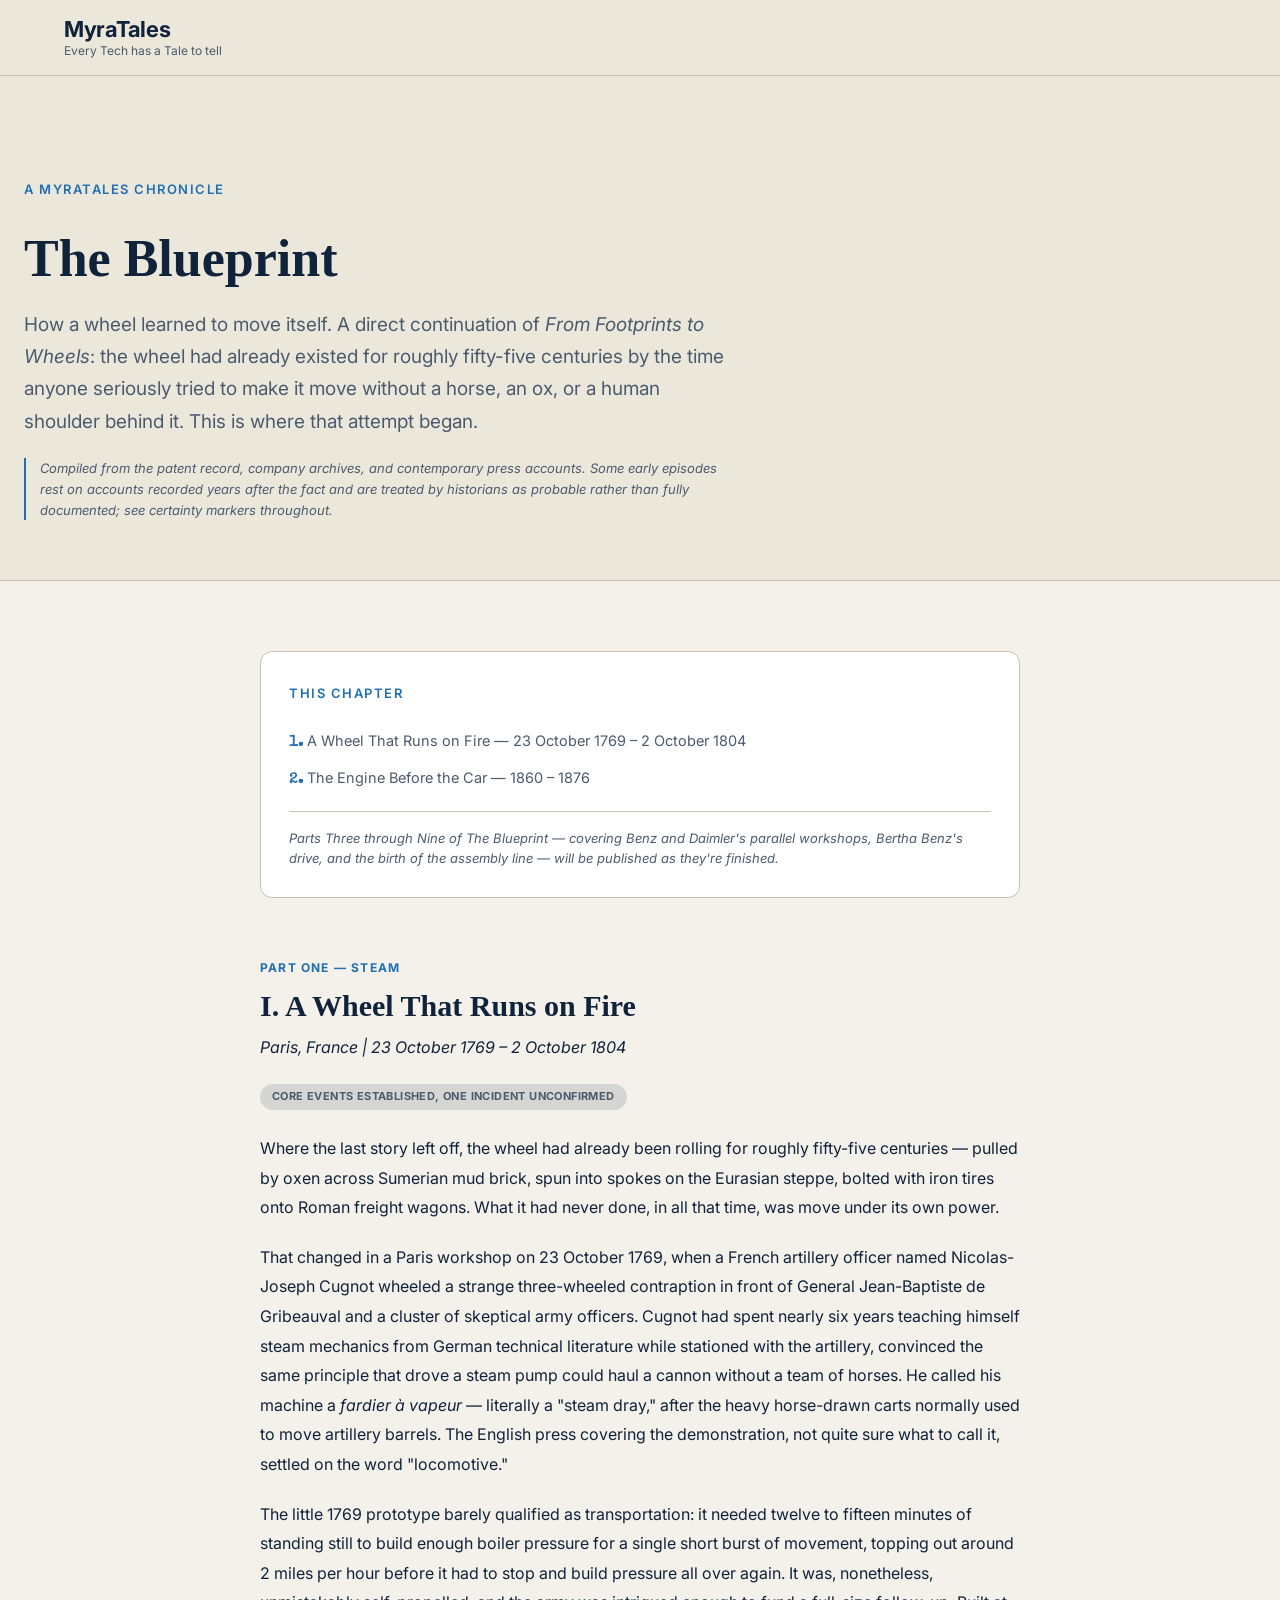
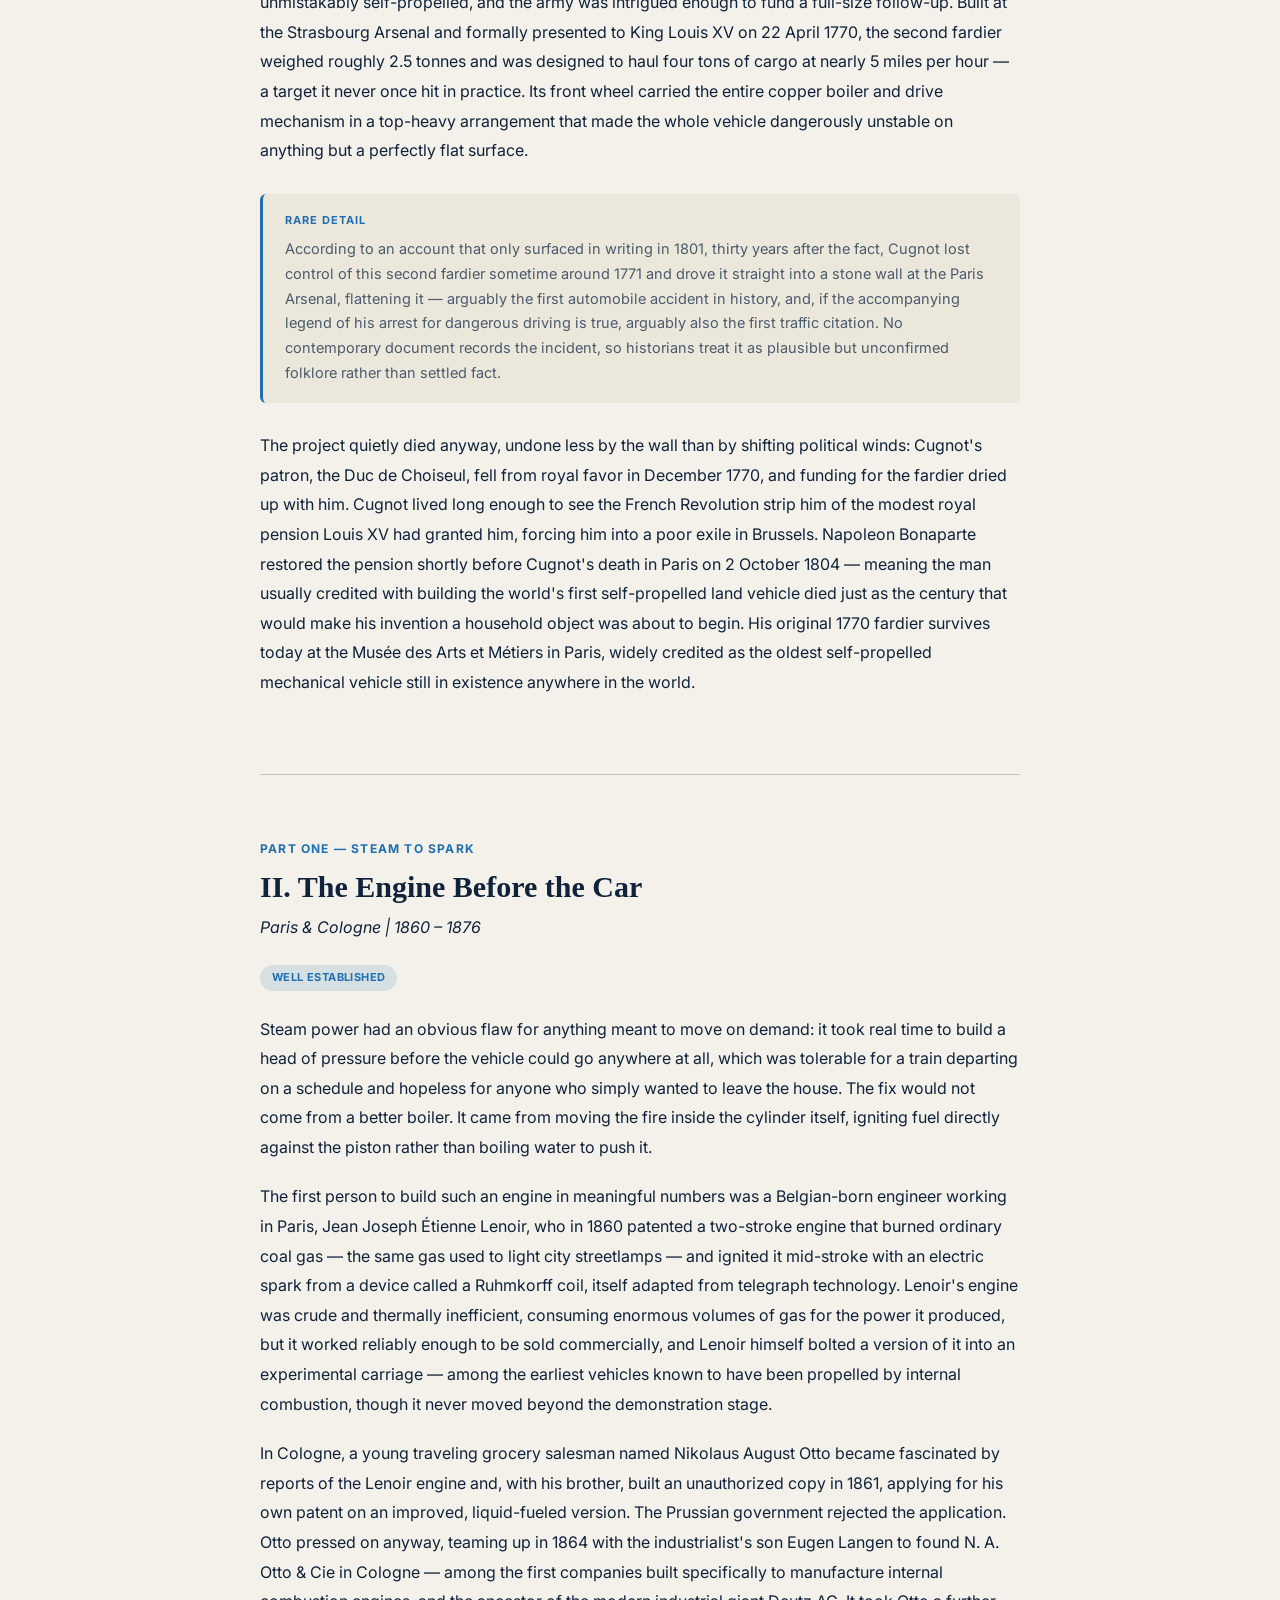
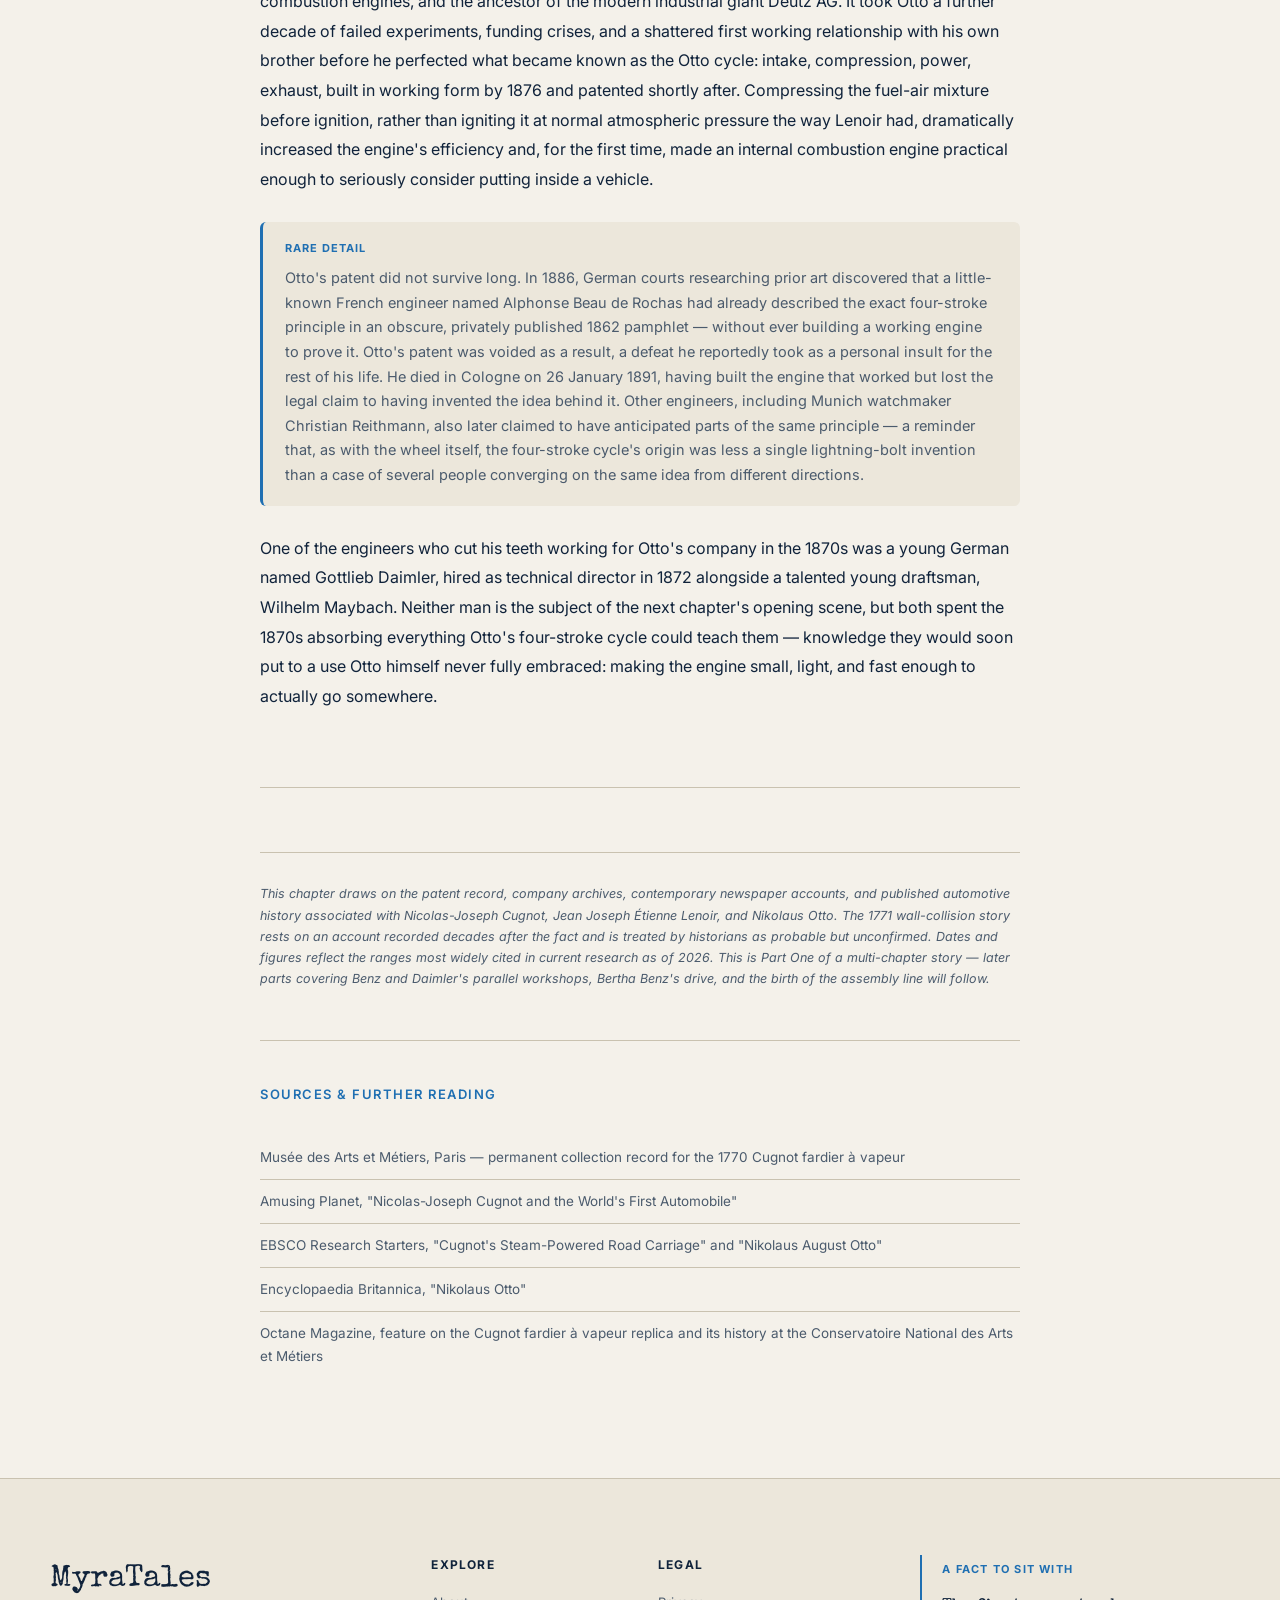
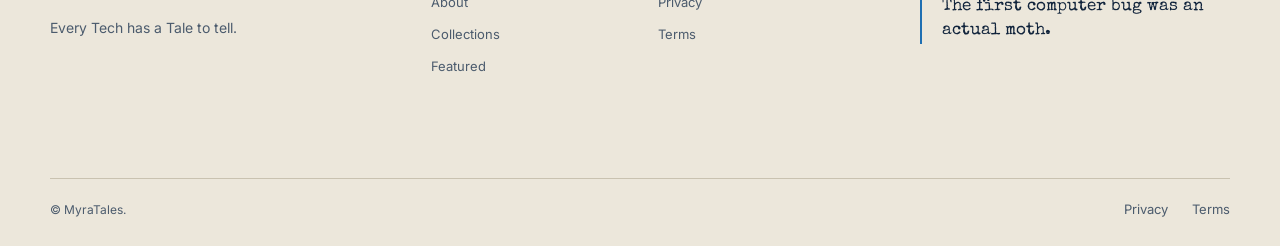
<file: blueprint.html>
<!DOCTYPE html>
<html lang="en">
<head>
<meta charset="UTF-8">
<meta name="viewport" content="width=device-width, initial-scale=1.0">
<meta name="description" content="The Blueprint — how a wheel learned to move itself, from Cugnot's 1769 steam dray to the birth of the internal combustion engine.">
<title>The Blueprint — MyraTales</title>

<link rel="icon" type="image/png" href="../favicon.png">
<link rel="preconnect" href="https://fonts.googleapis.com">
<link rel="preconnect" href="https://fonts.gstatic.com" crossorigin>
<link href="https://fonts.googleapis.com/css2?family=Special+Elite&family=Inter:wght@400;500;600;700&display=swap" rel="stylesheet">
<link rel="stylesheet" href="blueprint.css">
</head>
<body>

<a href="#main-content" class="skip-link">Skip to main content</a>

<header class="site-header">
  <div class="header-inner">
    <div class="logo-block">
      <a href="../index.html#top" class="header-logo">MyraTales</a>
      <p class="tagline">Every Tech has a Tale to tell</p>
    </div>

  
  </div>
</header>

<main id="main-content" class="story-page">

  <section class="story-hero">
    <div class="section-inner">
      <span class="section-label">A MyraTales Chronicle</span>
      <h1>The Blueprint</h1>
      <p class="story-subtitle">How a wheel learned to move itself. A direct continuation of <em>From Footprints to Wheels</em>: the wheel had already existed for roughly fifty-five centuries by the time anyone seriously tried to make it move without a horse, an ox, or a human shoulder behind it. This is where that attempt began.</p>
      <p class="story-meta">Compiled from the patent record, company archives, and contemporary press accounts. Some early episodes rest on accounts recorded years after the fact and are treated by historians as probable rather than fully documented; see certainty markers throughout.</p>
    </div>
  </section>

  <article class="story-body">
    <div class="section-inner">

      <nav class="story-toc" aria-label="Table of contents">
        <span class="section-label">This Chapter</span>
        <ol>
          <li><a href="#part-1">A Wheel That Runs on Fire — 23 October 1769 – 2 October 1804</a></li>
          <li><a href="#part-2">The Engine Before the Car — 1860 – 1876</a></li>
        </ol>
        <p class="story-toc-note">Parts Three through Nine of <em>The Blueprint</em> — covering Benz and Daimler's parallel workshops, Bertha Benz's drive, and the birth of the assembly line — will be published as they're finished.</p>
      </nav>

      <!-- PART I -->
      <section class="story-part" id="part-1">
        <span class="story-part-label">Part One — Steam</span>
        <h2>I. A Wheel That Runs on Fire</h2>
        <p class="story-place">Paris, France | 23 October 1769 – 2 October 1804</p>
        <span class="certainty certainty-mixed">Core events established, one incident unconfirmed</span>

        <p>Where the last story left off, the wheel had already been rolling for roughly fifty-five centuries — pulled by oxen across Sumerian mud brick, spun into spokes on the Eurasian steppe, bolted with iron tires onto Roman freight wagons. What it had never done, in all that time, was move under its own power.</p>

        <p>That changed in a Paris workshop on 23 October 1769, when a French artillery officer named Nicolas-Joseph Cugnot wheeled a strange three-wheeled contraption in front of General Jean-Baptiste de Gribeauval and a cluster of skeptical army officers. Cugnot had spent nearly six years teaching himself steam mechanics from German technical literature while stationed with the artillery, convinced the same principle that drove a steam pump could haul a cannon without a team of horses. He called his machine a <em>fardier à vapeur</em> — literally a "steam dray," after the heavy horse-drawn carts normally used to move artillery barrels. The English press covering the demonstration, not quite sure what to call it, settled on the word "locomotive."</p>

        <p>The little 1769 prototype barely qualified as transportation: it needed twelve to fifteen minutes of standing still to build enough boiler pressure for a single short burst of movement, topping out around 2 miles per hour before it had to stop and build pressure all over again. It was, nonetheless, unmistakably self-propelled, and the army was intrigued enough to fund a full-size follow-up. Built at the Strasbourg Arsenal and formally presented to King Louis XV on 22 April 1770, the second fardier weighed roughly 2.5 tonnes and was designed to haul four tons of cargo at nearly 5 miles per hour — a target it never once hit in practice. Its front wheel carried the entire copper boiler and drive mechanism in a top-heavy arrangement that made the whole vehicle dangerously unstable on anything but a perfectly flat surface.</p>

        <div class="rare-detail">
          <span class="rare-detail-label">Rare detail</span>
          <p>According to an account that only surfaced in writing in 1801, thirty years after the fact, Cugnot lost control of this second fardier sometime around 1771 and drove it straight into a stone wall at the Paris Arsenal, flattening it — arguably the first automobile accident in history, and, if the accompanying legend of his arrest for dangerous driving is true, arguably also the first traffic citation. No contemporary document records the incident, so historians treat it as plausible but unconfirmed folklore rather than settled fact.</p>
        </div>

        <p>The project quietly died anyway, undone less by the wall than by shifting political winds: Cugnot's patron, the Duc de Choiseul, fell from royal favor in December 1770, and funding for the fardier dried up with him. Cugnot lived long enough to see the French Revolution strip him of the modest royal pension Louis XV had granted him, forcing him into a poor exile in Brussels. Napoleon Bonaparte restored the pension shortly before Cugnot's death in Paris on 2 October 1804 — meaning the man usually credited with building the world's first self-propelled land vehicle died just as the century that would make his invention a household object was about to begin. His original 1770 fardier survives today at the Musée des Arts et Métiers in Paris, widely credited as the oldest self-propelled mechanical vehicle still in existence anywhere in the world.</p>
      </section>

      <!-- PART II -->
      <section class="story-part" id="part-2">
        <span class="story-part-label">Part One — Steam to Spark</span>
        <h2>II. The Engine Before the Car</h2>
        <p class="story-place">Paris & Cologne | 1860 – 1876</p>
        <span class="certainty certainty-established">Well established</span>

        <p>Steam power had an obvious flaw for anything meant to move on demand: it took real time to build a head of pressure before the vehicle could go anywhere at all, which was tolerable for a train departing on a schedule and hopeless for anyone who simply wanted to leave the house. The fix would not come from a better boiler. It came from moving the fire inside the cylinder itself, igniting fuel directly against the piston rather than boiling water to push it.</p>

        <p>The first person to build such an engine in meaningful numbers was a Belgian-born engineer working in Paris, Jean Joseph Étienne Lenoir, who in 1860 patented a two-stroke engine that burned ordinary coal gas — the same gas used to light city streetlamps — and ignited it mid-stroke with an electric spark from a device called a Ruhmkorff coil, itself adapted from telegraph technology. Lenoir's engine was crude and thermally inefficient, consuming enormous volumes of gas for the power it produced, but it worked reliably enough to be sold commercially, and Lenoir himself bolted a version of it into an experimental carriage — among the earliest vehicles known to have been propelled by internal combustion, though it never moved beyond the demonstration stage.</p>

        <p>In Cologne, a young traveling grocery salesman named Nikolaus August Otto became fascinated by reports of the Lenoir engine and, with his brother, built an unauthorized copy in 1861, applying for his own patent on an improved, liquid-fueled version. The Prussian government rejected the application. Otto pressed on anyway, teaming up in 1864 with the industrialist's son Eugen Langen to found N. A. Otto & Cie in Cologne — among the first companies built specifically to manufacture internal combustion engines, and the ancestor of the modern industrial giant Deutz AG. It took Otto a further decade of failed experiments, funding crises, and a shattered first working relationship with his own brother before he perfected what became known as the Otto cycle: intake, compression, power, exhaust, built in working form by 1876 and patented shortly after. Compressing the fuel-air mixture before ignition, rather than igniting it at normal atmospheric pressure the way Lenoir had, dramatically increased the engine's efficiency and, for the first time, made an internal combustion engine practical enough to seriously consider putting inside a vehicle.</p>

        <div class="rare-detail">
          <span class="rare-detail-label">Rare detail</span>
          <p>Otto's patent did not survive long. In 1886, German courts researching prior art discovered that a little-known French engineer named Alphonse Beau de Rochas had already described the exact four-stroke principle in an obscure, privately published 1862 pamphlet — without ever building a working engine to prove it. Otto's patent was voided as a result, a defeat he reportedly took as a personal insult for the rest of his life. He died in Cologne on 26 January 1891, having built the engine that worked but lost the legal claim to having invented the idea behind it. Other engineers, including Munich watchmaker Christian Reithmann, also later claimed to have anticipated parts of the same principle — a reminder that, as with the wheel itself, the four-stroke cycle's origin was less a single lightning-bolt invention than a case of several people converging on the same idea from different directions.</p>
        </div>

        <p>One of the engineers who cut his teeth working for Otto's company in the 1870s was a young German named Gottlieb Daimler, hired as technical director in 1872 alongside a talented young draftsman, Wilhelm Maybach. Neither man is the subject of the next chapter's opening scene, but both spent the 1870s absorbing everything Otto's four-stroke cycle could teach them — knowledge they would soon put to a use Otto himself never fully embraced: making the engine small, light, and fast enough to actually go somewhere.</p>
      </section>

      <p class="story-source-note">This chapter draws on the patent record, company archives, contemporary newspaper accounts, and published automotive history associated with Nicolas-Joseph Cugnot, Jean Joseph Étienne Lenoir, and Nikolaus Otto. The 1771 wall-collision story rests on an account recorded decades after the fact and is treated by historians as probable but unconfirmed. Dates and figures reflect the ranges most widely cited in current research as of 2026. This is Part One of a multi-chapter story — later parts covering Benz and Daimler's parallel workshops, Bertha Benz's drive, and the birth of the assembly line will follow.</p>

      <section class="story-sources" id="sources">
        <span class="section-label">Sources & Further Reading</span>
        <ul>
          <li>Musée des Arts et Métiers, Paris — permanent collection record for the 1770 Cugnot fardier à vapeur</li>
          <li>Amusing Planet, "Nicolas-Joseph Cugnot and the World's First Automobile"</li>
          <li>EBSCO Research Starters, "Cugnot's Steam-Powered Road Carriage" and "Nikolaus August Otto"</li>
          <li>Encyclopaedia Britannica, "Nikolaus Otto"</li>
          <li>Octane Magazine, feature on the Cugnot fardier à vapeur replica and its history at the Conservatoire National des Arts et Métiers</li>
        </ul>
      </section>

    </div>
  </article>

</main>

<footer class="site-footer">
  <div class="footer-shell">
    <div class="footer-main">
      <div class="footer-brand">
        <a href="../index.html#top" class="footer-logo">MyraTales</a>
        <p>Every Tech has a Tale to tell.</p>
      </div>
      <div class="footer-column">
        <h2>Explore</h2>
        <a href="../index.html#about">About</a>
        <a href="../index.html#collections">Collections</a>
        <a href="../index.html#featured">Featured</a>
      </div>
      <div class="footer-column">
        <h2>Legal</h2>
        <a href="../privacy.html">Privacy</a>
        <a href="../terms.html">Terms</a>
      </div>
      <div class="footer-note">
        <span class="footer-note-label">A fact to sit with</span>
        <p>The first computer bug was an actual moth.</p>
      </div>
    </div>
    <div class="footer-bottom">
      <p>&copy; <span id="year"></span> MyraTales.</p>
      <div class="footer-bottom-links">
        <a href="../privacy.html">Privacy</a>
        <a href="../terms.html">Terms</a>
      </div>
    </div>
  </div>
</footer>

<script src="../script.js"></script>
</body>
</html>
</file>
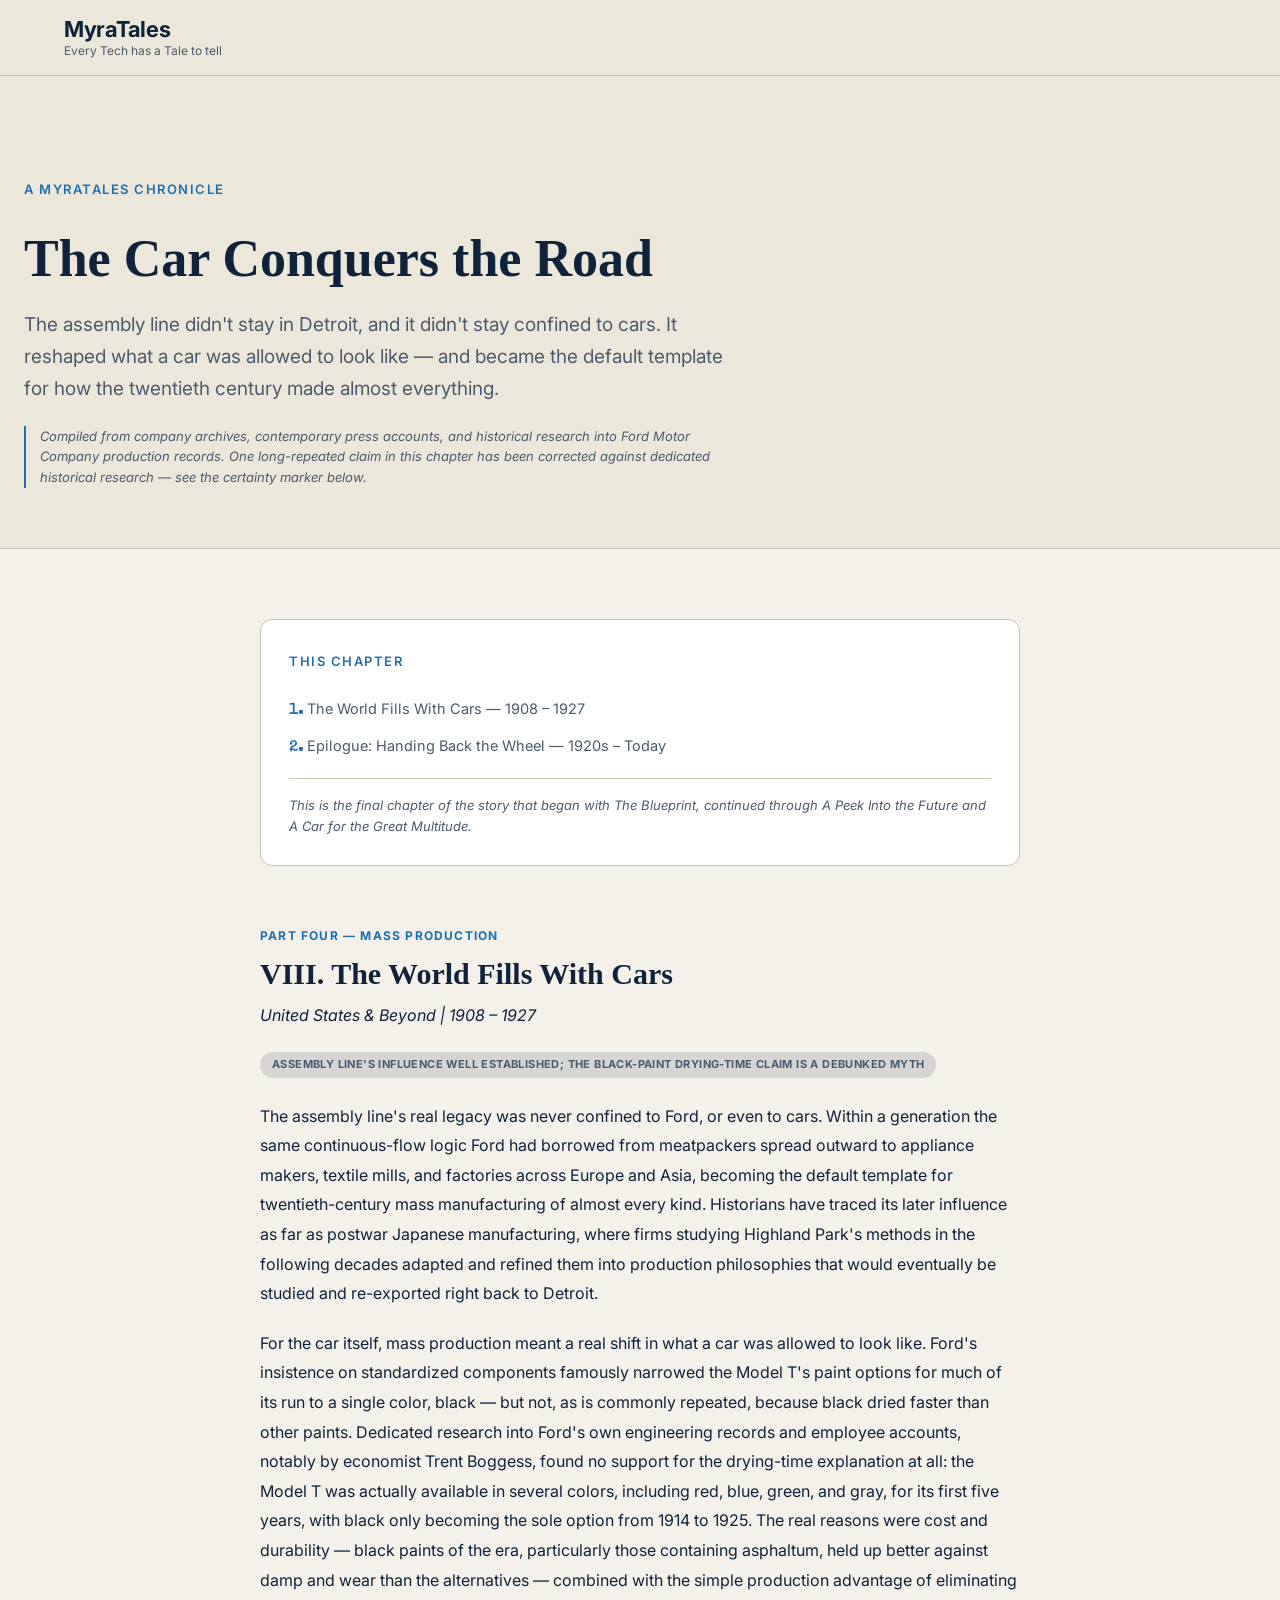
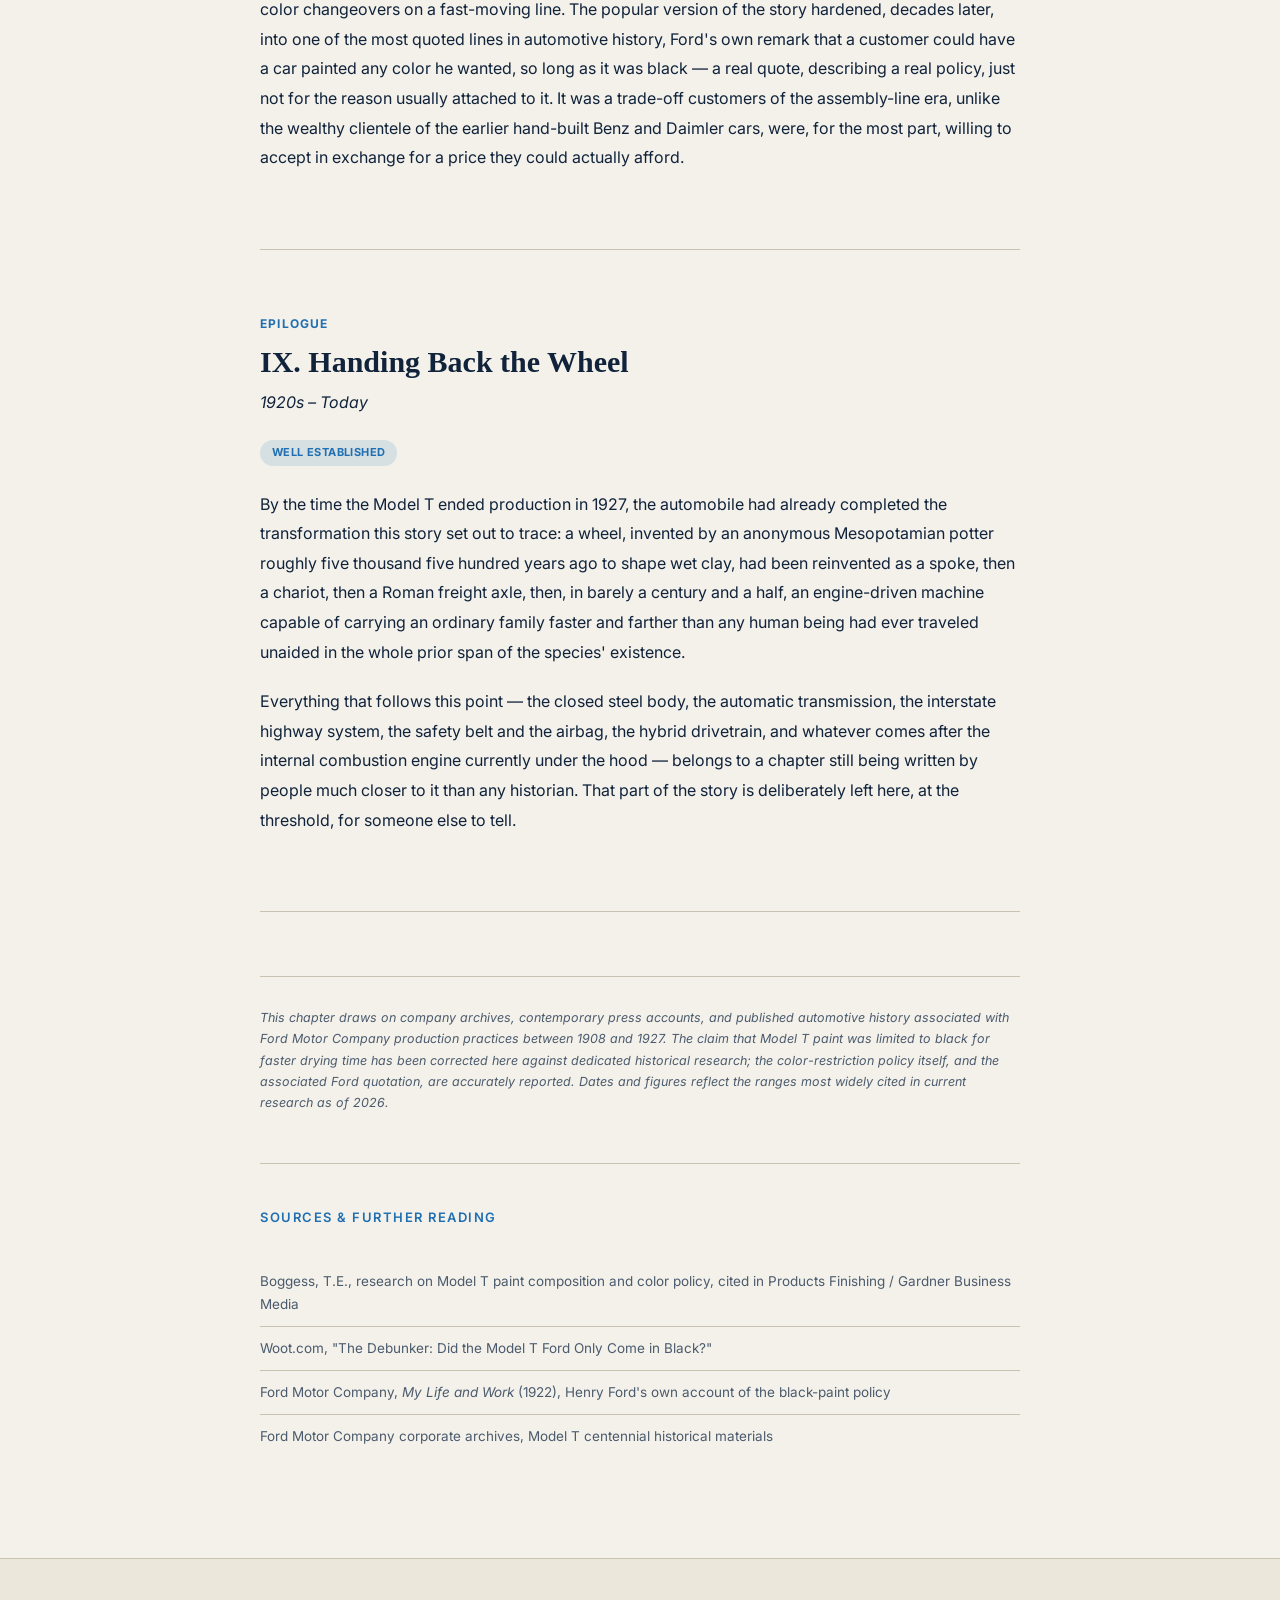
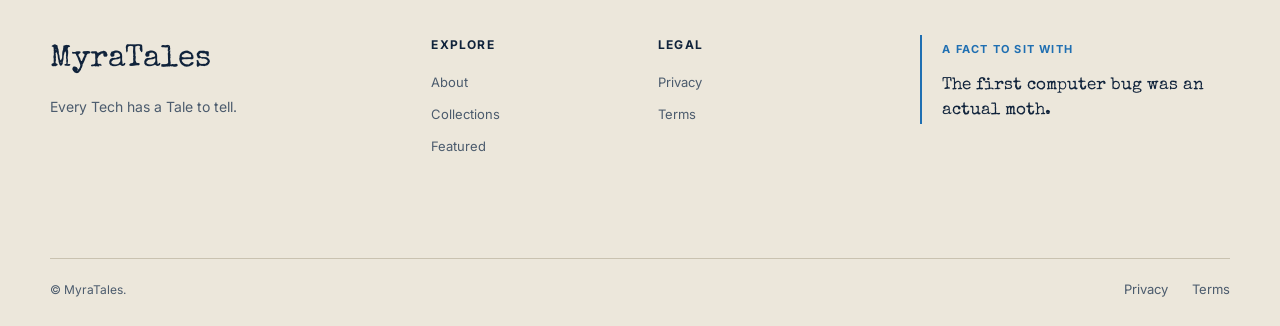
<file: car-conquer.html>
<!DOCTYPE html>
<html lang="en">
<head>
<meta charset="UTF-8">
<meta name="viewport" content="width=device-width, initial-scale=1.0">
<meta name="description" content="The Car Conquers the Road — how Ford's assembly line spread far beyond cars, and what mass production cost the automobile in exchange for making it affordable.">
<title>The Car Conquers the Road — MyraTales</title>

<link rel="icon" type="image/png" href="../favicon.png">
<link rel="preconnect" href="https://fonts.googleapis.com">
<link rel="preconnect" href="https://fonts.gstatic.com" crossorigin>
<link href="https://fonts.googleapis.com/css2?family=Special+Elite&family=Inter:wght@400;500;600;700&display=swap" rel="stylesheet">
<link rel="stylesheet" href="car-conquer.css">
</head>
<body>

<a href="#main-content" class="skip-link">Skip to main content</a>

<header class="site-header">
  <div class="header-inner">
    <div class="logo-block">
      <a href="../index.html#top" class="header-logo">MyraTales</a>
      <p class="tagline">Every Tech has a Tale to tell</p>
    </div>
  </div>
</header>

<main id="main-content" class="story-page">

  <section class="story-hero">
    <div class="section-inner">
      <span class="section-label">A MyraTales Chronicle</span>
      <h1>The Car Conquers the Road</h1>
      <p class="story-subtitle">The assembly line didn't stay in Detroit, and it didn't stay confined to cars. It reshaped what a car was allowed to look like — and became the default template for how the twentieth century made almost everything.</p>
      <p class="story-meta">Compiled from company archives, contemporary press accounts, and historical research into Ford Motor Company production records. One long-repeated claim in this chapter has been corrected against dedicated historical research — see the certainty marker below.</p>
    </div>
  </section>

  <article class="story-body">
    <div class="section-inner">

      <nav class="story-toc" aria-label="Table of contents">
        <span class="section-label">This Chapter</span>
        <ol>
          <li><a href="#part-8">The World Fills With Cars — 1908 – 1927</a></li>
          <li><a href="#part-9">Epilogue: Handing Back the Wheel — 1920s – Today</a></li>
        </ol>
        <p class="story-toc-note">This is the final chapter of the story that began with <em>The Blueprint</em>, continued through <em>A Peek Into the Future</em> and <em>A Car for the Great Multitude</em>.</p>
      </nav>

      <!-- PART VIII -->
      <section class="story-part" id="part-8">
        <span class="story-part-label">Part Four — Mass Production</span>
        <h2>VIII. The World Fills With Cars</h2>
        <p class="story-place">United States & Beyond | 1908 – 1927</p>
        <span class="certainty certainty-mixed">Assembly line's influence well established; the black-paint drying-time claim is a debunked myth</span>

        <p>The assembly line's real legacy was never confined to Ford, or even to cars. Within a generation the same continuous-flow logic Ford had borrowed from meatpackers spread outward to appliance makers, textile mills, and factories across Europe and Asia, becoming the default template for twentieth-century mass manufacturing of almost every kind. Historians have traced its later influence as far as postwar Japanese manufacturing, where firms studying Highland Park's methods in the following decades adapted and refined them into production philosophies that would eventually be studied and re-exported right back to Detroit.</p>

        <p>For the car itself, mass production meant a real shift in what a car was allowed to look like. Ford's insistence on standardized components famously narrowed the Model T's paint options for much of its run to a single color, black — but not, as is commonly repeated, because black dried faster than other paints. Dedicated research into Ford's own engineering records and employee accounts, notably by economist Trent Boggess, found no support for the drying-time explanation at all: the Model T was actually available in several colors, including red, blue, green, and gray, for its first five years, with black only becoming the sole option from 1914 to 1925. The real reasons were cost and durability — black paints of the era, particularly those containing asphaltum, held up better against damp and wear than the alternatives — combined with the simple production advantage of eliminating color changeovers on a fast-moving line. The popular version of the story hardened, decades later, into one of the most quoted lines in automotive history, Ford's own remark that a customer could have a car painted any color he wanted, so long as it was black — a real quote, describing a real policy, just not for the reason usually attached to it. It was a trade-off customers of the assembly-line era, unlike the wealthy clientele of the earlier hand-built Benz and Daimler cars, were, for the most part, willing to accept in exchange for a price they could actually afford.</p>
      </section>

      <!-- PART IX -->
      <section class="story-part" id="part-9">
        <span class="story-part-label">Epilogue</span>
        <h2>IX. Handing Back the Wheel</h2>
        <p class="story-place">1920s – Today</p>
        <span class="certainty certainty-established">Well established</span>

        <p>By the time the Model T ended production in 1927, the automobile had already completed the transformation this story set out to trace: a wheel, invented by an anonymous Mesopotamian potter roughly five thousand five hundred years ago to shape wet clay, had been reinvented as a spoke, then a chariot, then a Roman freight axle, then, in barely a century and a half, an engine-driven machine capable of carrying an ordinary family faster and farther than any human being had ever traveled unaided in the whole prior span of the species' existence.</p>

        <p>Everything that follows this point — the closed steel body, the automatic transmission, the interstate highway system, the safety belt and the airbag, the hybrid drivetrain, and whatever comes after the internal combustion engine currently under the hood — belongs to a chapter still being written by people much closer to it than any historian. That part of the story is deliberately left here, at the threshold, for someone else to tell.</p>
      </section>

      <p class="story-source-note">This chapter draws on company archives, contemporary press accounts, and published automotive history associated with Ford Motor Company production practices between 1908 and 1927. The claim that Model T paint was limited to black for faster drying time has been corrected here against dedicated historical research; the color-restriction policy itself, and the associated Ford quotation, are accurately reported. Dates and figures reflect the ranges most widely cited in current research as of 2026.</p>

      <section class="story-sources" id="sources">
        <span class="section-label">Sources & Further Reading</span>
        <ul>
          <li>Boggess, T.E., research on Model T paint composition and color policy, cited in Products Finishing / Gardner Business Media</li>
          <li>Woot.com, "The Debunker: Did the Model T Ford Only Come in Black?"</li>
          <li>Ford Motor Company, <em>My Life and Work</em> (1922), Henry Ford's own account of the black-paint policy</li>
          <li>Ford Motor Company corporate archives, Model T centennial historical materials</li>
        </ul>
      </section>

    </div>
  </article>

</main>

<footer class="site-footer">
  <div class="footer-shell">
    <div class="footer-main">
      <div class="footer-brand">
        <a href="../index.html#top" class="footer-logo">MyraTales</a>
        <p>Every Tech has a Tale to tell.</p>
      </div>
      <div class="footer-column">
        <h2>Explore</h2>
        <a href="../index.html#about">About</a>
        <a href="../index.html#collections">Collections</a>
        <a href="../index.html#featured">Featured</a>
      </div>
      <div class="footer-column">
        <h2>Legal</h2>
        <a href="../privacy.html">Privacy</a>
        <a href="../terms.html">Terms</a>
      </div>
      <div class="footer-note">
        <span class="footer-note-label">A fact to sit with</span>
        <p>The first computer bug was an actual moth.</p>
      </div>
    </div>
    <div class="footer-bottom">
      <p>&copy; <span id="year"></span> MyraTales.</p>
      <div class="footer-bottom-links">
        <a href="../privacy.html">Privacy</a>
        <a href="../terms.html">Terms</a>
      </div>
    </div>
  </div>
</footer>

<script src="../script.js"></script>
</body>
</html>
</file>
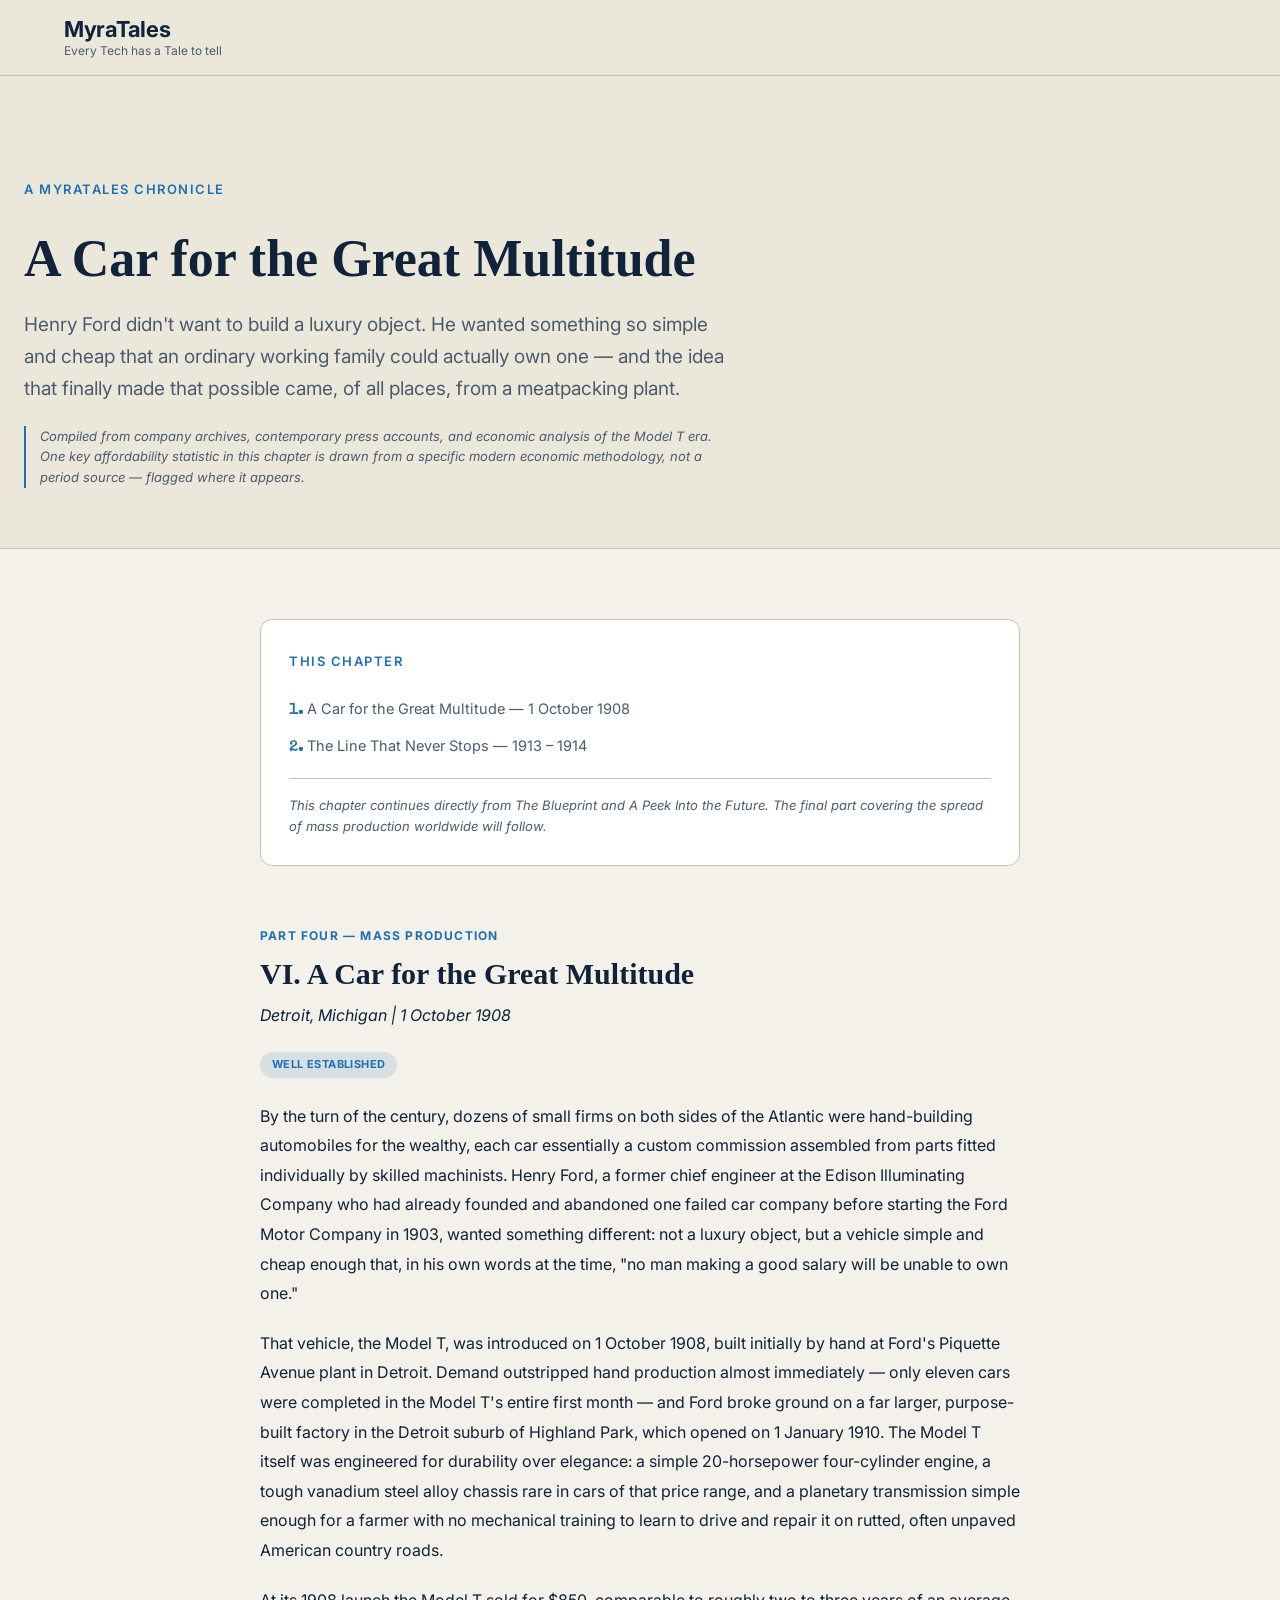
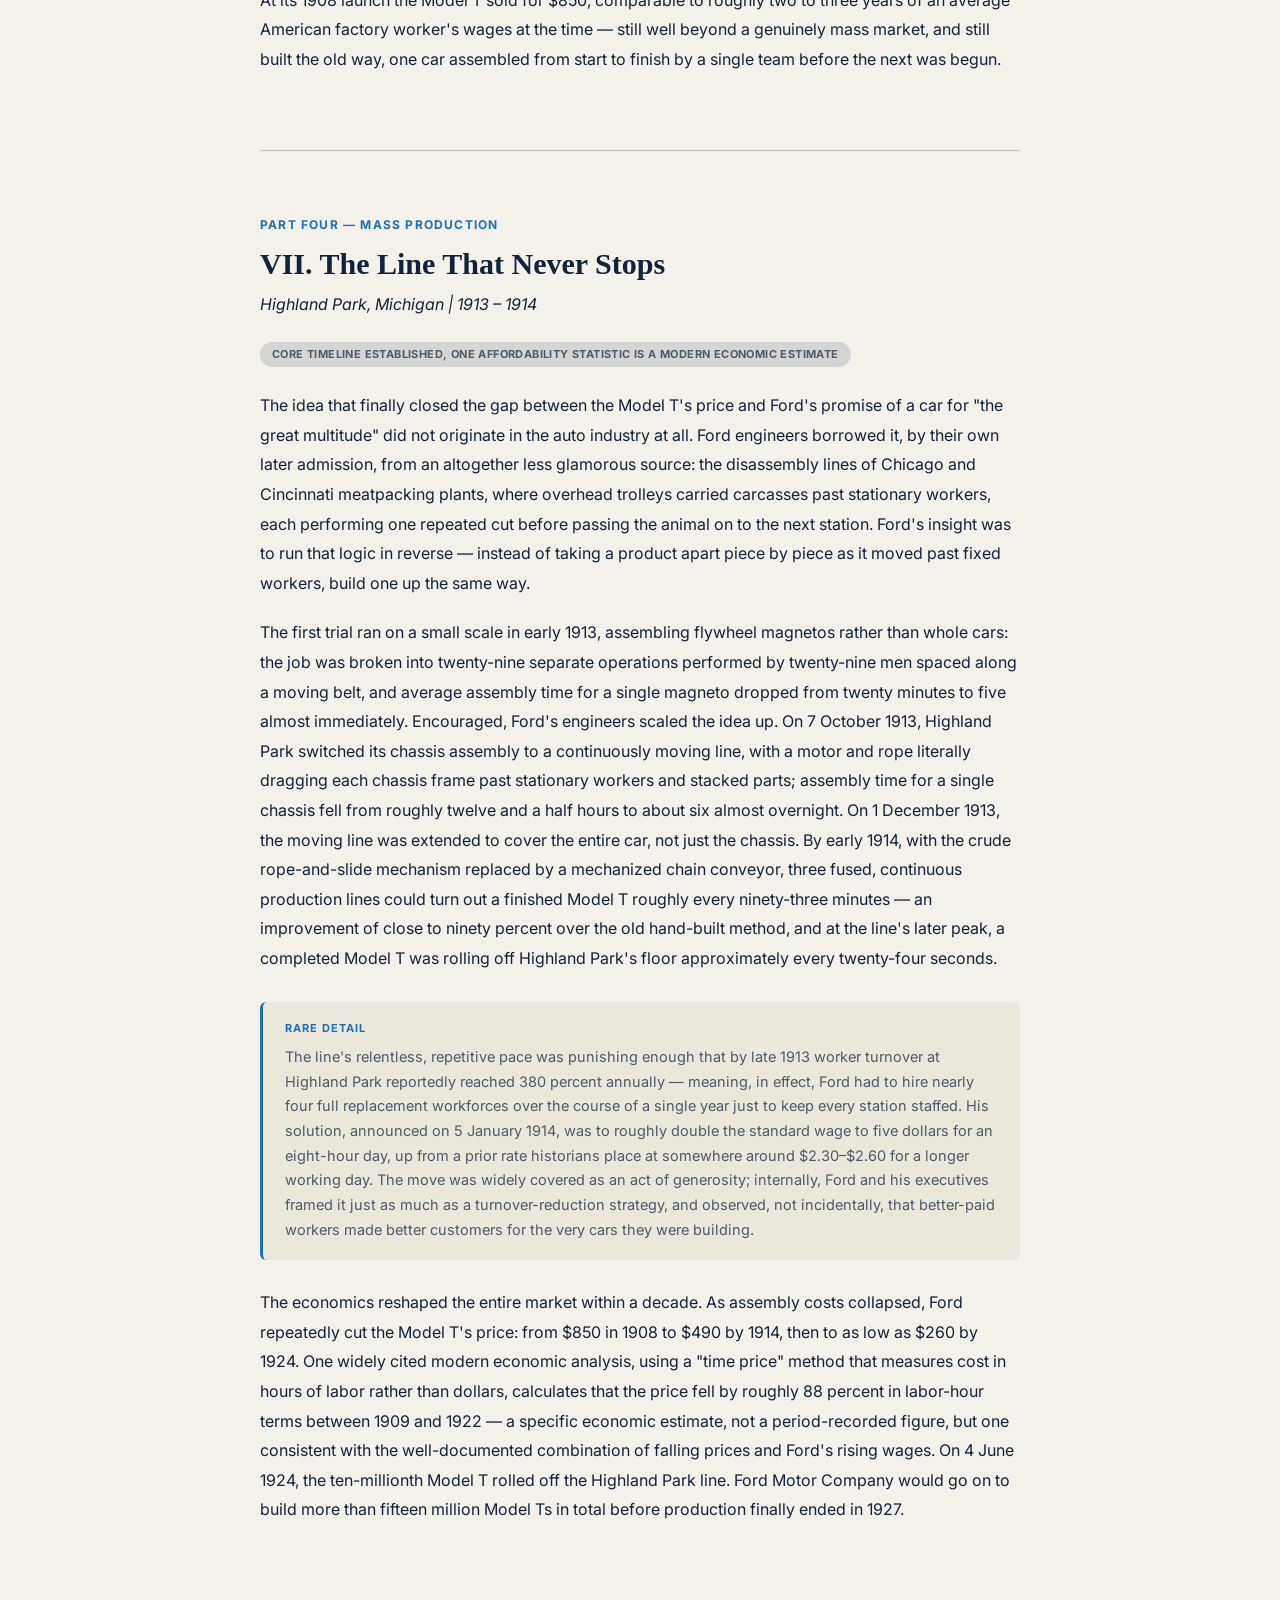
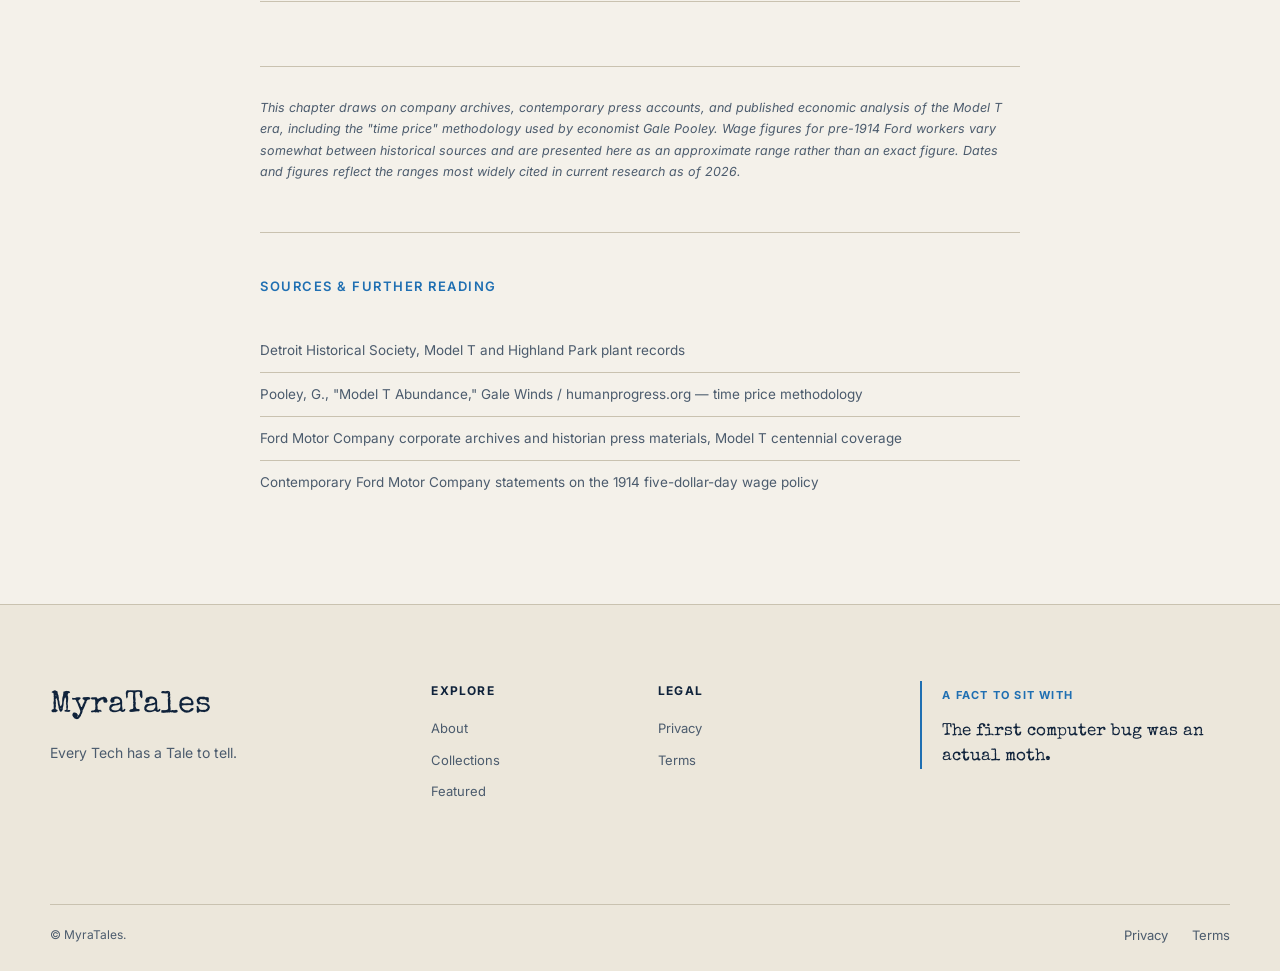
<file: industries.html>
<!DOCTYPE html>
<html lang="en">
<head>
<meta charset="UTF-8">
<meta name="viewport" content="width=device-width, initial-scale=1.0">
<meta name="description" content="A Car for the Great Multitude — how Henry Ford's Model T and a borrowed idea from the meatpacking industry turned the automobile into something ordinary people could actually own.">
<title>A Car for the Great Multitude — MyraTales</title>

<link rel="icon" type="image/png" href="../favicon.png">
<link rel="preconnect" href="https://fonts.googleapis.com">
<link rel="preconnect" href="https://fonts.gstatic.com" crossorigin>
<link href="https://fonts.googleapis.com/css2?family=Special+Elite&family=Inter:wght@400;500;600;700&display=swap" rel="stylesheet">
<link rel="stylesheet" href="industries.css">
</head>
<body>

<a href="#main-content" class="skip-link">Skip to main content</a>

<header class="site-header">
  <div class="header-inner">
    <div class="logo-block">
      <a href="../index.html#top" class="header-logo">MyraTales</a>
      <p class="tagline">Every Tech has a Tale to tell</p>
    </div>


  </div>
</header>

<main id="main-content" class="story-page">

  <section class="story-hero">
    <div class="section-inner">
      <span class="section-label">A MyraTales Chronicle</span>
      <h1>A Car for the Great Multitude</h1>
      <p class="story-subtitle">Henry Ford didn't want to build a luxury object. He wanted something so simple and cheap that an ordinary working family could actually own one — and the idea that finally made that possible came, of all places, from a meatpacking plant.</p>
      <p class="story-meta">Compiled from company archives, contemporary press accounts, and economic analysis of the Model T era. One key affordability statistic in this chapter is drawn from a specific modern economic methodology, not a period source — flagged where it appears.</p>
    </div>
  </section>

  <article class="story-body">
    <div class="section-inner">

      <nav class="story-toc" aria-label="Table of contents">
        <span class="section-label">This Chapter</span>
        <ol>
          <li><a href="#part-6">A Car for the Great Multitude — 1 October 1908</a></li>
          <li><a href="#part-7">The Line That Never Stops — 1913 – 1914</a></li>
        </ol>
        <p class="story-toc-note">This chapter continues directly from <em>The Blueprint</em> and <em>A Peek Into the Future</em>. The final part covering the spread of mass production worldwide will follow.</p>
      </nav>

      <!-- PART VI -->
      <section class="story-part" id="part-6">
        <span class="story-part-label">Part Four — Mass Production</span>
        <h2>VI. A Car for the Great Multitude</h2>
        <p class="story-place">Detroit, Michigan | 1 October 1908</p>
        <span class="certainty certainty-established">Well established</span>

        <p>By the turn of the century, dozens of small firms on both sides of the Atlantic were hand-building automobiles for the wealthy, each car essentially a custom commission assembled from parts fitted individually by skilled machinists. Henry Ford, a former chief engineer at the Edison Illuminating Company who had already founded and abandoned one failed car company before starting the Ford Motor Company in 1903, wanted something different: not a luxury object, but a vehicle simple and cheap enough that, in his own words at the time, "no man making a good salary will be unable to own one."</p>

        <p>That vehicle, the Model T, was introduced on 1 October 1908, built initially by hand at Ford's Piquette Avenue plant in Detroit. Demand outstripped hand production almost immediately — only eleven cars were completed in the Model T's entire first month — and Ford broke ground on a far larger, purpose-built factory in the Detroit suburb of Highland Park, which opened on 1 January 1910. The Model T itself was engineered for durability over elegance: a simple 20-horsepower four-cylinder engine, a tough vanadium steel alloy chassis rare in cars of that price range, and a planetary transmission simple enough for a farmer with no mechanical training to learn to drive and repair it on rutted, often unpaved American country roads.</p>

        <p>At its 1908 launch the Model T sold for $850, comparable to roughly two to three years of an average American factory worker's wages at the time — still well beyond a genuinely mass market, and still built the old way, one car assembled from start to finish by a single team before the next was begun.</p>
      </section>

      <!-- PART VII -->
      <section class="story-part" id="part-7">
        <span class="story-part-label">Part Four — Mass Production</span>
        <h2>VII. The Line That Never Stops</h2>
        <p class="story-place">Highland Park, Michigan | 1913 – 1914</p>
        <span class="certainty certainty-mixed">Core timeline established, one affordability statistic is a modern economic estimate</span>

        <p>The idea that finally closed the gap between the Model T's price and Ford's promise of a car for "the great multitude" did not originate in the auto industry at all. Ford engineers borrowed it, by their own later admission, from an altogether less glamorous source: the disassembly lines of Chicago and Cincinnati meatpacking plants, where overhead trolleys carried carcasses past stationary workers, each performing one repeated cut before passing the animal on to the next station. Ford's insight was to run that logic in reverse — instead of taking a product apart piece by piece as it moved past fixed workers, build one up the same way.</p>

        <p>The first trial ran on a small scale in early 1913, assembling flywheel magnetos rather than whole cars: the job was broken into twenty-nine separate operations performed by twenty-nine men spaced along a moving belt, and average assembly time for a single magneto dropped from twenty minutes to five almost immediately. Encouraged, Ford's engineers scaled the idea up. On 7 October 1913, Highland Park switched its chassis assembly to a continuously moving line, with a motor and rope literally dragging each chassis frame past stationary workers and stacked parts; assembly time for a single chassis fell from roughly twelve and a half hours to about six almost overnight. On 1 December 1913, the moving line was extended to cover the entire car, not just the chassis. By early 1914, with the crude rope-and-slide mechanism replaced by a mechanized chain conveyor, three fused, continuous production lines could turn out a finished Model T roughly every ninety-three minutes — an improvement of close to ninety percent over the old hand-built method, and at the line's later peak, a completed Model T was rolling off Highland Park's floor approximately every twenty-four seconds.</p>

        <div class="rare-detail">
          <span class="rare-detail-label">Rare detail</span>
          <p>The line's relentless, repetitive pace was punishing enough that by late 1913 worker turnover at Highland Park reportedly reached 380 percent annually — meaning, in effect, Ford had to hire nearly four full replacement workforces over the course of a single year just to keep every station staffed. His solution, announced on 5 January 1914, was to roughly double the standard wage to five dollars for an eight-hour day, up from a prior rate historians place at somewhere around $2.30–$2.60 for a longer working day. The move was widely covered as an act of generosity; internally, Ford and his executives framed it just as much as a turnover-reduction strategy, and observed, not incidentally, that better-paid workers made better customers for the very cars they were building.</p>
        </div>

        <p>The economics reshaped the entire market within a decade. As assembly costs collapsed, Ford repeatedly cut the Model T's price: from $850 in 1908 to $490 by 1914, then to as low as $260 by 1924. One widely cited modern economic analysis, using a "time price" method that measures cost in hours of labor rather than dollars, calculates that the price fell by roughly 88 percent in labor-hour terms between 1909 and 1922 — a specific economic estimate, not a period-recorded figure, but one consistent with the well-documented combination of falling prices and Ford's rising wages. On 4 June 1924, the ten-millionth Model T rolled off the Highland Park line. Ford Motor Company would go on to build more than fifteen million Model Ts in total before production finally ended in 1927.</p>
      </section>

      <p class="story-source-note">This chapter draws on company archives, contemporary press accounts, and published economic analysis of the Model T era, including the "time price" methodology used by economist Gale Pooley. Wage figures for pre-1914 Ford workers vary somewhat between historical sources and are presented here as an approximate range rather than an exact figure. Dates and figures reflect the ranges most widely cited in current research as of 2026.</p>

      <section class="story-sources" id="sources">
        <span class="section-label">Sources & Further Reading</span>
        <ul>
          <li>Detroit Historical Society, Model T and Highland Park plant records</li>
          <li>Pooley, G., "Model T Abundance," Gale Winds / humanprogress.org — time price methodology</li>
          <li>Ford Motor Company corporate archives and historian press materials, Model T centennial coverage</li>
          <li>Contemporary Ford Motor Company statements on the 1914 five-dollar-day wage policy</li>
        </ul>
      </section>

    </div>
  </article>

</main>

<footer class="site-footer">
  <div class="footer-shell">
    <div class="footer-main">
      <div class="footer-brand">
        <a href="../index.html#top" class="footer-logo">MyraTales</a>
        <p>Every Tech has a Tale to tell.</p>
      </div>
      <div class="footer-column">
        <h2>Explore</h2>
        <a href="../index.html#about">About</a>
        <a href="../index.html#collections">Collections</a>
        <a href="../index.html#featured">Featured</a>
      </div>
      <div class="footer-column">
        <h2>Legal</h2>
        <a href="../privacy.html">Privacy</a>
        <a href="../terms.html">Terms</a>
      </div>
      <div class="footer-note">
        <span class="footer-note-label">A fact to sit with</span>
        <p>The first computer bug was an actual moth.</p>
      </div>
    </div>
    <div class="footer-bottom">
      <p>&copy; <span id="year"></span> MyraTales.</p>
      <div class="footer-bottom-links">
        <a href="../privacy.html">Privacy</a>
        <a href="../terms.html">Terms</a>
      </div>
    </div>
  </div>
</footer>

<script src="../script.js"></script>
</body>
</html>
</file>
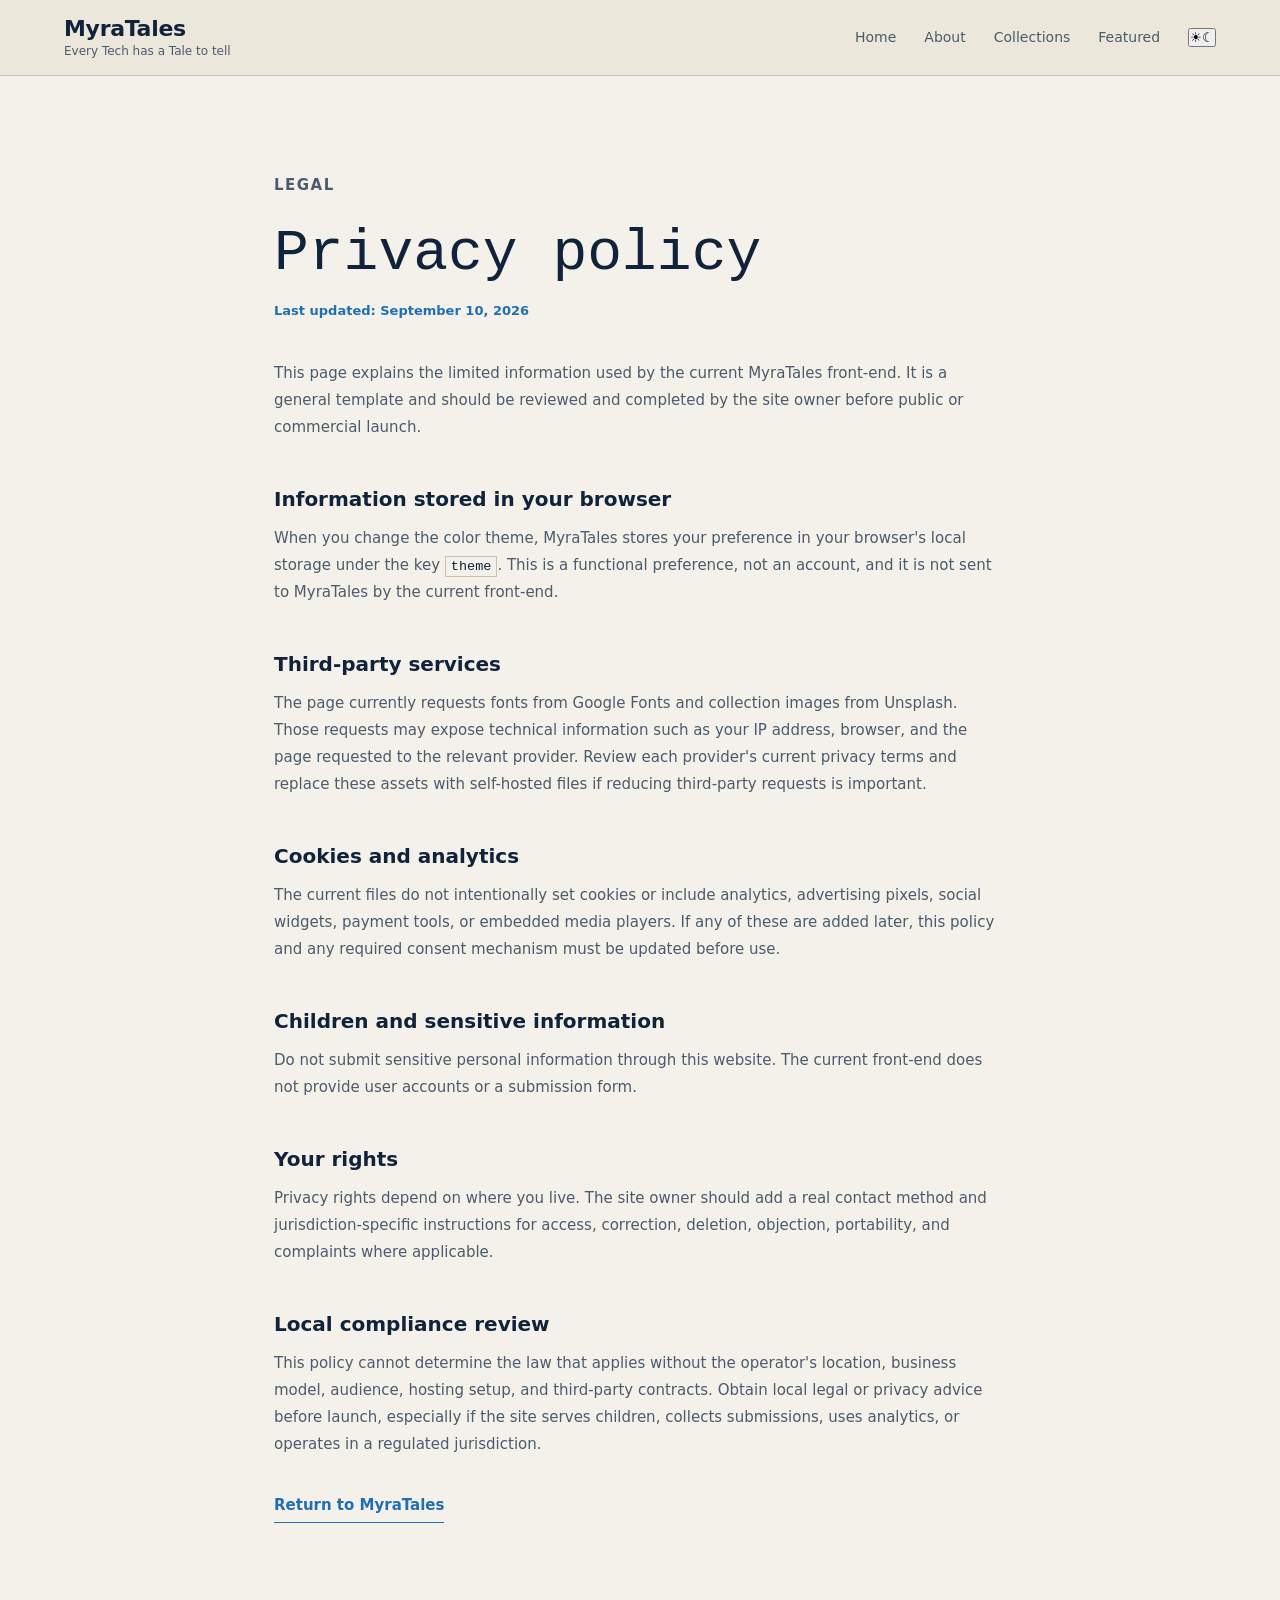
<file: privacy.html>
<!DOCTYPE html>
<html lang="en">
<head>
  <meta charset="UTF-8">
  <meta name="viewport" content="width=device-width, initial-scale=1.0">
  <title>Privacy Policy | MyraTales</title>
  <meta name="description" content="Privacy policy for the MyraTales website.">
  <link rel="icon" href="favicon.svg" type="image/svg+xml">
  <link rel="stylesheet" href="style.css">
</head>
<body class="legal-page">
  <a href="#main-content" class="skip-link">Skip to main content</a>
  <header class="site-header">
    <div class="header-inner">
      <div class="logo-block"><a href="index.html#top" class="header-logo">MyraTales</a><p class="tagline">Every Tech has a Tale to tell</p></div>
      <button class="menu-toggle" id="menuToggle" aria-label="Toggle menu" aria-expanded="false"><span></span><span></span><span></span></button>
      <nav class="nav-links legal-nav" id="navLinks" aria-label="Primary navigation">
        <a href="index.html#top">Home</a>
        <a href="index.html#about">About</a>
        <a href="index.html#collectionSection">Collections</a>
        <a href="index.html#featured">Featured</a>
        <button id="themeToggle" class="theme-toggle" aria-label="Toggle dark mode" aria-pressed="false"><span class="theme-icon sun">☀</span><span class="theme-icon moon">☾</span></button>
      </nav>
    </div>
  </header>
  <main id="main-content" class="legal-content">
    <p class="section-label">Legal</p>
    <h1>Privacy policy</h1>
    <p class="legal-updated">Last updated: September 10, 2026</p>
    <p>This page explains the limited information used by the current MyraTales front-end. It is a general template and should be reviewed and completed by the site owner before public or commercial launch.</p>
    <h2>Information stored in your browser</h2>
    <p>When you change the color theme, MyraTales stores your preference in your browser's local storage under the key <code>theme</code>. This is a functional preference, not an account, and it is not sent to MyraTales by the current front-end.</p>
    <h2>Third-party services</h2>
    <p>The page currently requests fonts from Google Fonts and collection images from Unsplash. Those requests may expose technical information such as your IP address, browser, and the page requested to the relevant provider. Review each provider's current privacy terms and replace these assets with self-hosted files if reducing third-party requests is important.</p>
    <h2>Cookies and analytics</h2>
    <p>The current files do not intentionally set cookies or include analytics, advertising pixels, social widgets, payment tools, or embedded media players. If any of these are added later, this policy and any required consent mechanism must be updated before use.</p>
    <h2>Children and sensitive information</h2>
    <p>Do not submit sensitive personal information through this website. The current front-end does not provide user accounts or a submission form.</p>
    <h2>Your rights</h2>
    <p>Privacy rights depend on where you live. The site owner should add a real contact method and jurisdiction-specific instructions for access, correction, deletion, objection, portability, and complaints where applicable.</p>
    <h2>Local compliance review</h2>
    <p>This policy cannot determine the law that applies without the operator's location, business model, audience, hosting setup, and third-party contracts. Obtain local legal or privacy advice before launch, especially if the site serves children, collects submissions, uses analytics, or operates in a regulated jurisdiction.</p>
    <p><a class="legal-back" href="index.html">Return to MyraTales</a></p>
  </main>
  <script src="script.js"></script>
</body>
</html>
</file>
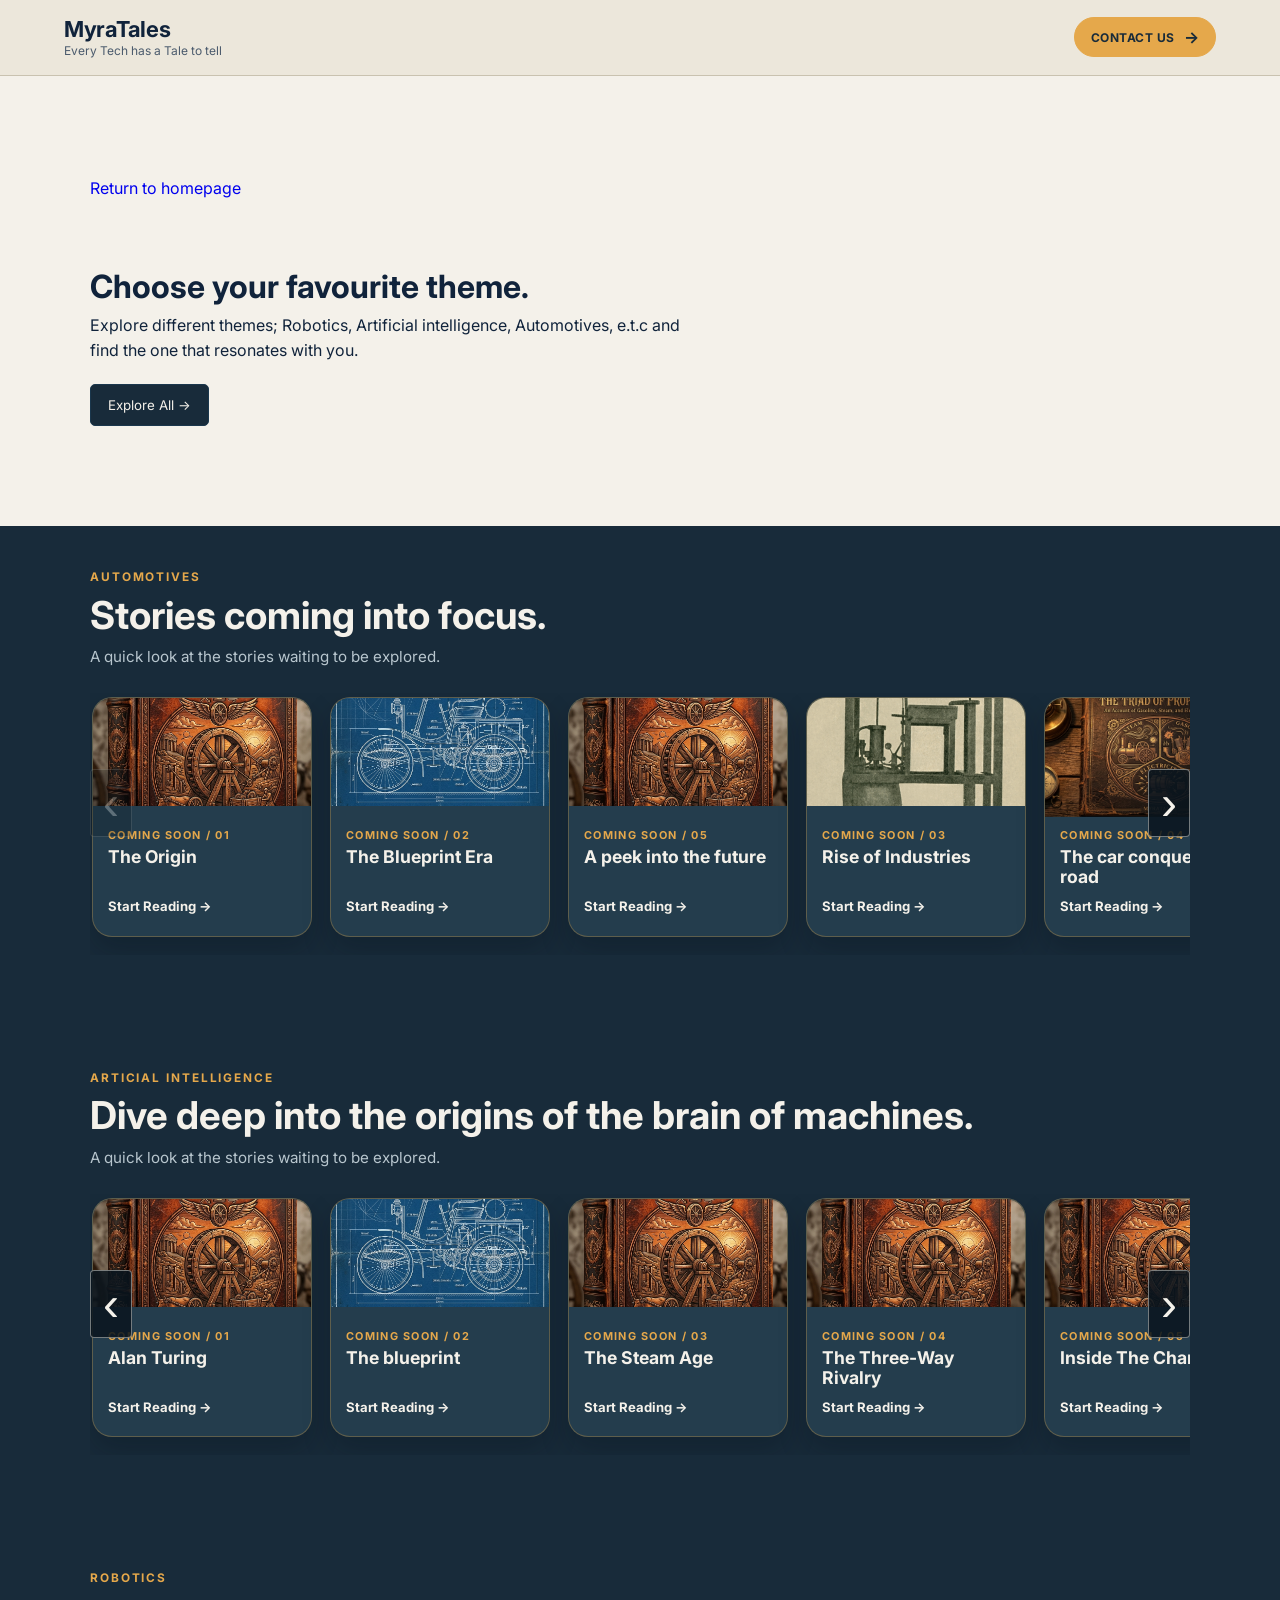
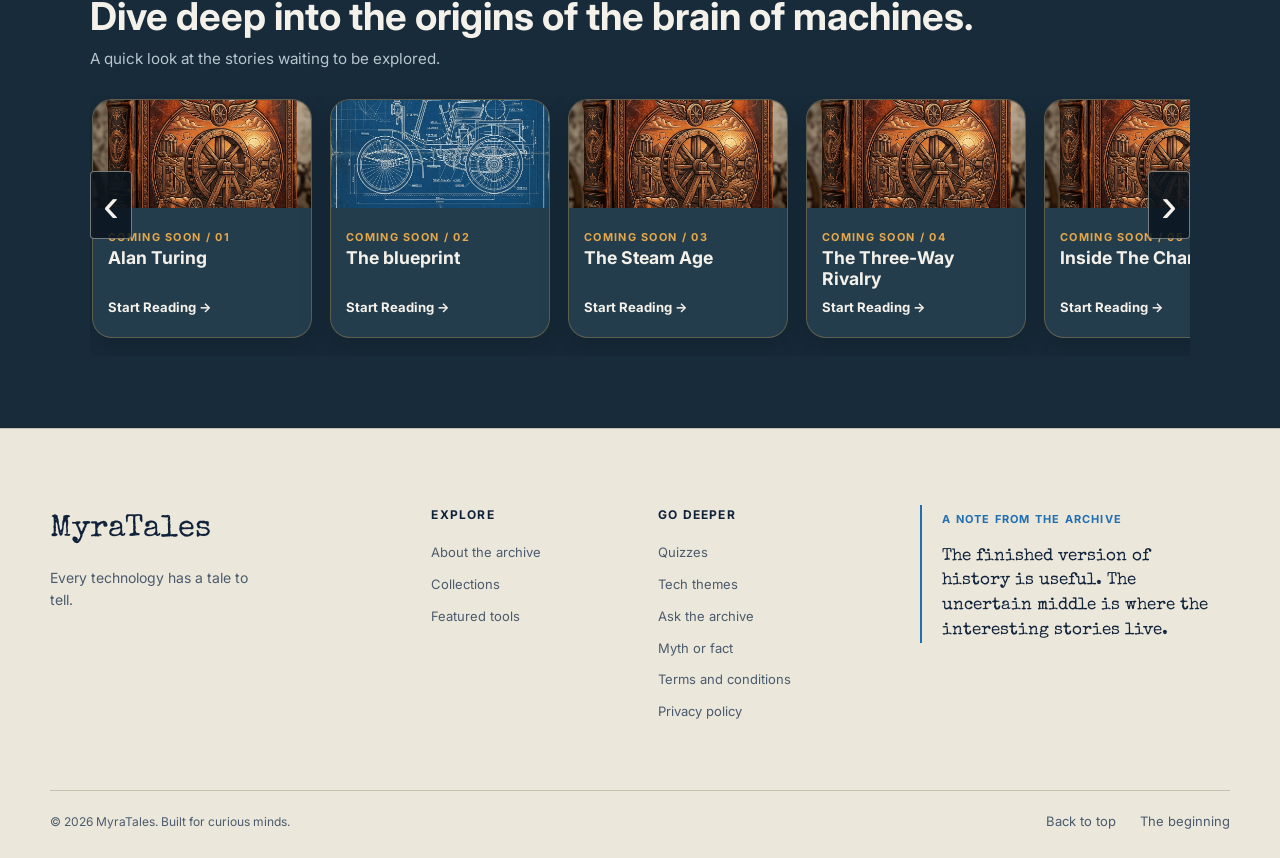
<file: TechThemes.html>
<!DOCTYPE html>
<html lang="en">
<head>
    <meta charset="UTF-8">
    <meta name="viewport" content="width=device-width, initial-scale=1.0">
    <title>Tech Themes</title>
    <meta name="description" content="MyraTales is a digital museum exploring the history and evolution of technology and machines.">

    <link rel="stylesheet" href="TechThemes.css">
    <link rel="preconnect" href="https://fonts.googleapis.com">
    <link rel="preconnect" href="https://font.gstatic.com" crossorigin>
    <link href="https://fonts.googleapis.com/css2?family=Special+Elite&family=inter:wght@400;500;600;700&display=swap" rel="stylesheet">

</head>
<body>
    <a href="#main-content" class="skip-link">Skip to main content</a>

<header class="site-header">
  <div class="header-inner">

    <div class="logo-block">
      <a href="#top" class="header-logo">MyraTales</a>
      <p class="tagline">Every Tech has a Tale to tell</p>
    </div>




    <nav class="nav-links" id="navLinks">
      <div class="contact">
        <a class="contact-link" href="mailto:myratales2026@gmail.com" aria-label="Email MyraTales">Contact Us <span aria-hidden="true">&#8594;</span></a>
      </div>

    </nav>

  </div>
</header>

<main id="main-content" class="main-content">
  
    <div class="main-text">
            <div class="homepage-link"><a href="index.html">Return to homepage</a></div>
            <h1>Choose your favourite theme.</h1>
        <p>Explore different themes; Robotics, Artificial intelligence, Automotives, e.t.c and find the one that resonates with you.
            
        </p>
    </div>
    <a href="#imageCarousal">
        <button class="exploreMoreBtn">Explore All <span aria-hidden="true">&#8594;</span></button>
    </a>
    
        
    </main>
    <section id="imageCarousal" class="image-carousal">
      <div class="news-sneak-peek-heading">
        <p class="news-sneak-peek-kicker">Automotives</p>
        <h2>Stories coming into focus.</h2>
        <p class="news-sneak-peek-intro">A quick look at the stories waiting to be explored.</p>
      </div>

      <div class="news-sneak-peek-slider">
        <button class="news-sneak-peek-arrow news-sneak-peek-arrow-left" type="button" aria-label="Previous sneak peek stories">&#8249;</button>

        <div class="news-sneak-peek-track" id="newsSneakPeekTrack" aria-label="News sneak peek stories">
        <article class="news-sneak-peek-card">
          <img src="Gemini_Generated_Image_3pk2m13pk2m13pk2.jfif" alt="Illustrated cover for The Origin">
          <div class="news-sneak-peek-card-content">
            <span class="news-sneak-peek-meta">Coming soon / 01</span>
            <h3>The Origin</h3>
            <a href="The_Origin.html" aria-label="Read The Origin preview">Start Reading <span aria-hidden="true">&#8594;</span></a>
          </div>
        </article>

        <article class="news-sneak-peek-card">
          <img src="Gemini_Generated_Image_c7l5quc7l5quc7l5.jfif" alt="Illustrated cover for The Blueprint Era" >
          <div class="news-sneak-peek-card-content">
            <span class="news-sneak-peek-meta">Coming soon / 02</span>
            <h3>The Blueprint Era</h3>
            <a href="blueprint.html" aria-label="Read The Blueprint Era preview">Start Reading <span aria-hidden="true">&#8594;</span></a>
          </div>
        </article>

          <article class="news-sneak-peek-card">
            <img src="Gemini_Generated_Image_3pk2m13pk2m13pk2.jfif" alt="Illustrated cover for Inside The Chamber">
            <div class="news-sneak-peek-card-content">
              <span class="news-sneak-peek-meta">Coming soon / 05</span>
              <h3>A peek into the future</h3>
              <a href="benz.html" aria-label="Read Inside The Chamber preview">Start Reading <span aria-hidden="true">&#8594;</span></a>
            </div>
          </article>

        <article class="news-sneak-peek-card">
          <img src="Newcomen_steam_engine.jpg" alt="Illustrated cover for The Steam Age">
          <div class="news-sneak-peek-card-content">
            <span class="news-sneak-peek-meta">Coming soon / 03</span>
            <h3>Rise of Industries</h3>
            <a href="industries.html" aria-label="Read The Steam Age preview">Start Reading <span aria-hidden="true">&#8594;</span></a>
          </div>
        </article>

        <article class="news-sneak-peek-card">
          <img class="rivalry-card-image" src="Gemini_Generated_Image_wjggsawjggsawjgg.jfif" alt="Illustrated cover for The Three-Way Rivalry">
          <div class="news-sneak-peek-card-content">
            <span class="news-sneak-peek-meta">Coming soon / 04</span>
            <h3>The car conquers the road</h3>
            <a href="car-conquer.html" aria-label="Read The car conquers the road preview">Start Reading <span aria-hidden="true">&#8594;</span></a>
          </div>
        </article>

        <!-- <article class="news-sneak-peek-card">
          <img src="Gemini_Generated_Image_3pk2m13pk2m13pk2.jfif" alt="Illustrated cover for Inside The Chamber">
          <div class="news-sneak-peek-card-content">
            <span class="news-sneak-peek-meta">Coming soon / 05</span>
            <h3>Inside The Chamber</h3>
            <a href="#" aria-label="Read Inside The Chamber preview">Start Reading <span aria-hidden="true">&#8594;</span></a>
          </div>
        </article> -->

        </div>

        <button class="news-sneak-peek-arrow news-sneak-peek-arrow-right" type="button" aria-label="Next sneak peek stories">&#8250;</button>
      </div>
    </section>

      <section id="imageCarousal" class="image-carousal">
      <div class="news-sneak-peek-heading">
        <p class="news-sneak-peek-kicker">Articial intelligence</p>
        <h2>Dive deep into the origins of the brain of machines.</h2>
        <p class="news-sneak-peek-intro">A quick look at the stories waiting to be explored.</p>
      </div>

      <div class="news-sneak-peek-slider">
        <button class="news-sneak-peek-arrow news-sneak-peek-arrow-left" type="button" aria-label="Previous sneak peek stories">&#8249;</button>

        <div class="news-sneak-peek-track" id="newsSneakPeekTrack" aria-label="News sneak peek stories">
        <article class="news-sneak-peek-card">
          <img src="Gemini_Generated_Image_3pk2m13pk2m13pk2.jfif" alt="Illustrated cover for The Origin">
          <div class="news-sneak-peek-card-content">
            <span class="news-sneak-peek-meta">Coming soon / 01</span>
            <h3>Alan Turing</h3>
            <p class="story-description"></p>
            <a href="#" aria-label="Read The Origin preview">Start Reading <span aria-hidden="true">&#8594;</span></a>
          </div>
        </article>

        <article class="news-sneak-peek-card">
          <img src="Gemini_Generated_Image_c7l5quc7l5quc7l5.jfif" alt="Illustrated cover for The Blueprint Era" >
          <div class="news-sneak-peek-card-content">
            <span class="news-sneak-peek-meta">Coming soon / 02</span>
            <h3>The blueprint</h3>
            <p class="story-description"></p>
            <a href="#" aria-label="Read The Blueprint Era preview">Start Reading <span aria-hidden="true">&#8594;</span></a>
          </div>
        </article>

        <article class="news-sneak-peek-card">
          <img src="Gemini_Generated_Image_3pk2m13pk2m13pk2.jfif" alt="Illustrated cover for The Steam Age">
          <div class="news-sneak-peek-card-content">
            <span class="news-sneak-peek-meta">Coming soon / 03</span>
            <h3>The Steam Age</h3>
            <p class="story-descrription"></p>
            <a href="#" aria-label="Read The Steam Age preview">Start Reading <span aria-hidden="true">&#8594;</span></a>
          </div>
        </article>

        <article class="news-sneak-peek-card">
          <img src="Gemini_Generated_Image_3pk2m13pk2m13pk2.jfif" alt="Illustrated cover for The Three-Way Rivalry">
          <div class="news-sneak-peek-card-content">
            <span class="news-sneak-peek-meta">Coming soon / 04</span>
            <h3>The Three-Way Rivalry</h3>
            <p class="story-descrription"></p>
            <a href="#" aria-label="Read The Three-Way Rivalry preview">Start Reading <span aria-hidden="true">&#8594;</span></a>
          </div>
        </article>

        <article class="news-sneak-peek-card">
          <img src="Gemini_Generated_Image_3pk2m13pk2m13pk2.jfif" alt="Illustrated cover for Inside The Chamber">
          <div class="news-sneak-peek-card-content">
            <span class="news-sneak-peek-meta">Coming soon / 05</span>
            <h3>Inside The Chamber</h3>
            <p class="story-descrription"></p>
            <a href="#" aria-label="Read Inside The Chamber preview">Start Reading <span aria-hidden="true">&#8594;</span></a>
          </div>
        </article>

        <article class="news-sneak-peek-card">
          <img src="Gemini_Generated_Image_3pk2m13pk2m13pk2.jfif" alt="Illustrated cover for Inside The Chamber">
          <div class="news-sneak-peek-card-content">
            <span class="news-sneak-peek-meta">Coming soon / 05</span>
            <h3>A peek into the future</h3>
            <p class="story-descrription"></p>
            <a href="#" aria-label="Read Inside The Chamber preview">Start Reading <span aria-hidden="true">&#8594;</span></a>
          </div>
        </article>
        </div>

        <button class="news-sneak-peek-arrow news-sneak-peek-arrow-right" type="button" aria-label="Next sneak peek stories">&#8250;</button>
      </div>
    </section>

    <section id="imageCarousal" class="image-carousal">
      <div class="news-sneak-peek-heading">
        <p class="news-sneak-peek-kicker">Robotics</p>
        <h2>Dive deep into the origins of the brain of machines.</h2>
        <p class="news-sneak-peek-intro">A quick look at the stories waiting to be explored.</p>
      </div>

      <div class="news-sneak-peek-slider">
        <button class="news-sneak-peek-arrow news-sneak-peek-arrow-left" type="button" aria-label="Previous sneak peek stories">&#8249;</button>

        <div class="news-sneak-peek-track" id="newsSneakPeekTrack" aria-label="News sneak peek stories">
        <article class="news-sneak-peek-card">
          <img src="Gemini_Generated_Image_3pk2m13pk2m13pk2.jfif" alt="Illustrated cover for The Origin">
          <div class="news-sneak-peek-card-content">
            <span class="news-sneak-peek-meta">Coming soon / 01</span>
            <h3>Alan Turing</h3>
            <p class="story-description"></p>
            <a href="#" aria-label="Read The Origin preview">Start Reading <span aria-hidden="true">&#8594;</span></a>
          </div>
        </article>

        <article class="news-sneak-peek-card">
          <img src="Gemini_Generated_Image_c7l5quc7l5quc7l5.jfif" alt="Illustrated cover for The Blueprint Era" >
          <div class="news-sneak-peek-card-content">
            <span class="news-sneak-peek-meta">Coming soon / 02</span>
            <h3>The blueprint</h3>
            <p class="story-description"></p>
            <a href="#" aria-label="Read The Blueprint Era preview">Start Reading <span aria-hidden="true">&#8594;</span></a>
          </div>
        </article>

        <article class="news-sneak-peek-card">
          <img src="Gemini_Generated_Image_3pk2m13pk2m13pk2.jfif" alt="Illustrated cover for The Steam Age">
          <div class="news-sneak-peek-card-content">
            <span class="news-sneak-peek-meta">Coming soon / 03</span>
            <h3>The Steam Age</h3>
            <p class="story-descrription"></p>
            <a href="#" aria-label="Read The Steam Age preview">Start Reading <span aria-hidden="true">&#8594;</span></a>
          </div>
        </article>

        <article class="news-sneak-peek-card">
          <img src="Gemini_Generated_Image_3pk2m13pk2m13pk2.jfif" alt="Illustrated cover for The Three-Way Rivalry">
          <div class="news-sneak-peek-card-content">
            <span class="news-sneak-peek-meta">Coming soon / 04</span>
            <h3>The Three-Way Rivalry</h3>
            <p class="story-descrription"></p>
            <a href="#" aria-label="Read The Three-Way Rivalry preview">Start Reading <span aria-hidden="true">&#8594;</span></a>
          </div>
        </article>

        <article class="news-sneak-peek-card">
          <img src="Gemini_Generated_Image_3pk2m13pk2m13pk2.jfif" alt="Illustrated cover for Inside The Chamber">
          <div class="news-sneak-peek-card-content">
            <span class="news-sneak-peek-meta">Coming soon / 05</span>
            <h3>Inside The Chamber</h3>
            <p class="story-descrription"></p>
            <a href="#" aria-label="Read Inside The Chamber preview">Start Reading <span aria-hidden="true">&#8594;</span></a>
          </div>
        </article>

        <article class="news-sneak-peek-card">
          <img src="Gemini_Generated_Image_3pk2m13pk2m13pk2.jfif" alt="Illustrated cover for Inside The Chamber">
          <div class="news-sneak-peek-card-content">
            <span class="news-sneak-peek-meta">Coming soon / 05</span>
            <h3>A peek into the future</h3>
            <p class="story-descrription"></p>
            <a href="#" aria-label="Read Inside The Chamber preview">Start Reading <span aria-hidden="true">&#8594;</span></a>
          </div>
        </article>
        </div>

        <button class="news-sneak-peek-arrow news-sneak-peek-arrow-right" type="button" aria-label="Next sneak peek stories">&#8250;</button>
      </div>
    </section>
    <footer class="site-footer">
  <div class="footer-shell">
    <div class="footer-main">
      <div class="footer-brand">
        <a href="#top" class="footer-logo">MyraTales</a>
        <p>Every technology has a tale to tell.</p>
      </div>

      <div class="footer-column">
        <h2>Explore</h2>
        <a href="#about">About the archive</a>
        <a href="#collectionSection">Collections</a>
        <a href="#featured">Featured tools</a>
      </div>

      <div class="footer-column">
        <h2>Go deeper</h2>
        <a href="quizzes.html">Quizzes</a>
        <a href="themes.html">Tech themes</a>
        <a href="archive.html">Ask the archive</a>
        <a href="myth-or-fact.html">Myth or fact</a>
        <a href="terms.html">Terms and conditions</a>
        <a href="privacy.html">Privacy policy</a>
      </div>

      <div class="footer-note">
        <span class="footer-note-label">A note from the archive</span>
        <p>The finished version of history is useful. The uncertain middle is where the interesting stories live.</p>
      </div>
    </div>

    <div class="footer-bottom">
      <p>© 2026 MyraTales. Built for curious minds.</p>
      <div class="footer-bottom-links">
        <a href="#top">Back to top</a>
        <a href="#about">The beginning</a>
      </div>
    </div>
  </div>
</footer>
    <script src="script.js"></script>

</body>
</html>
</file>
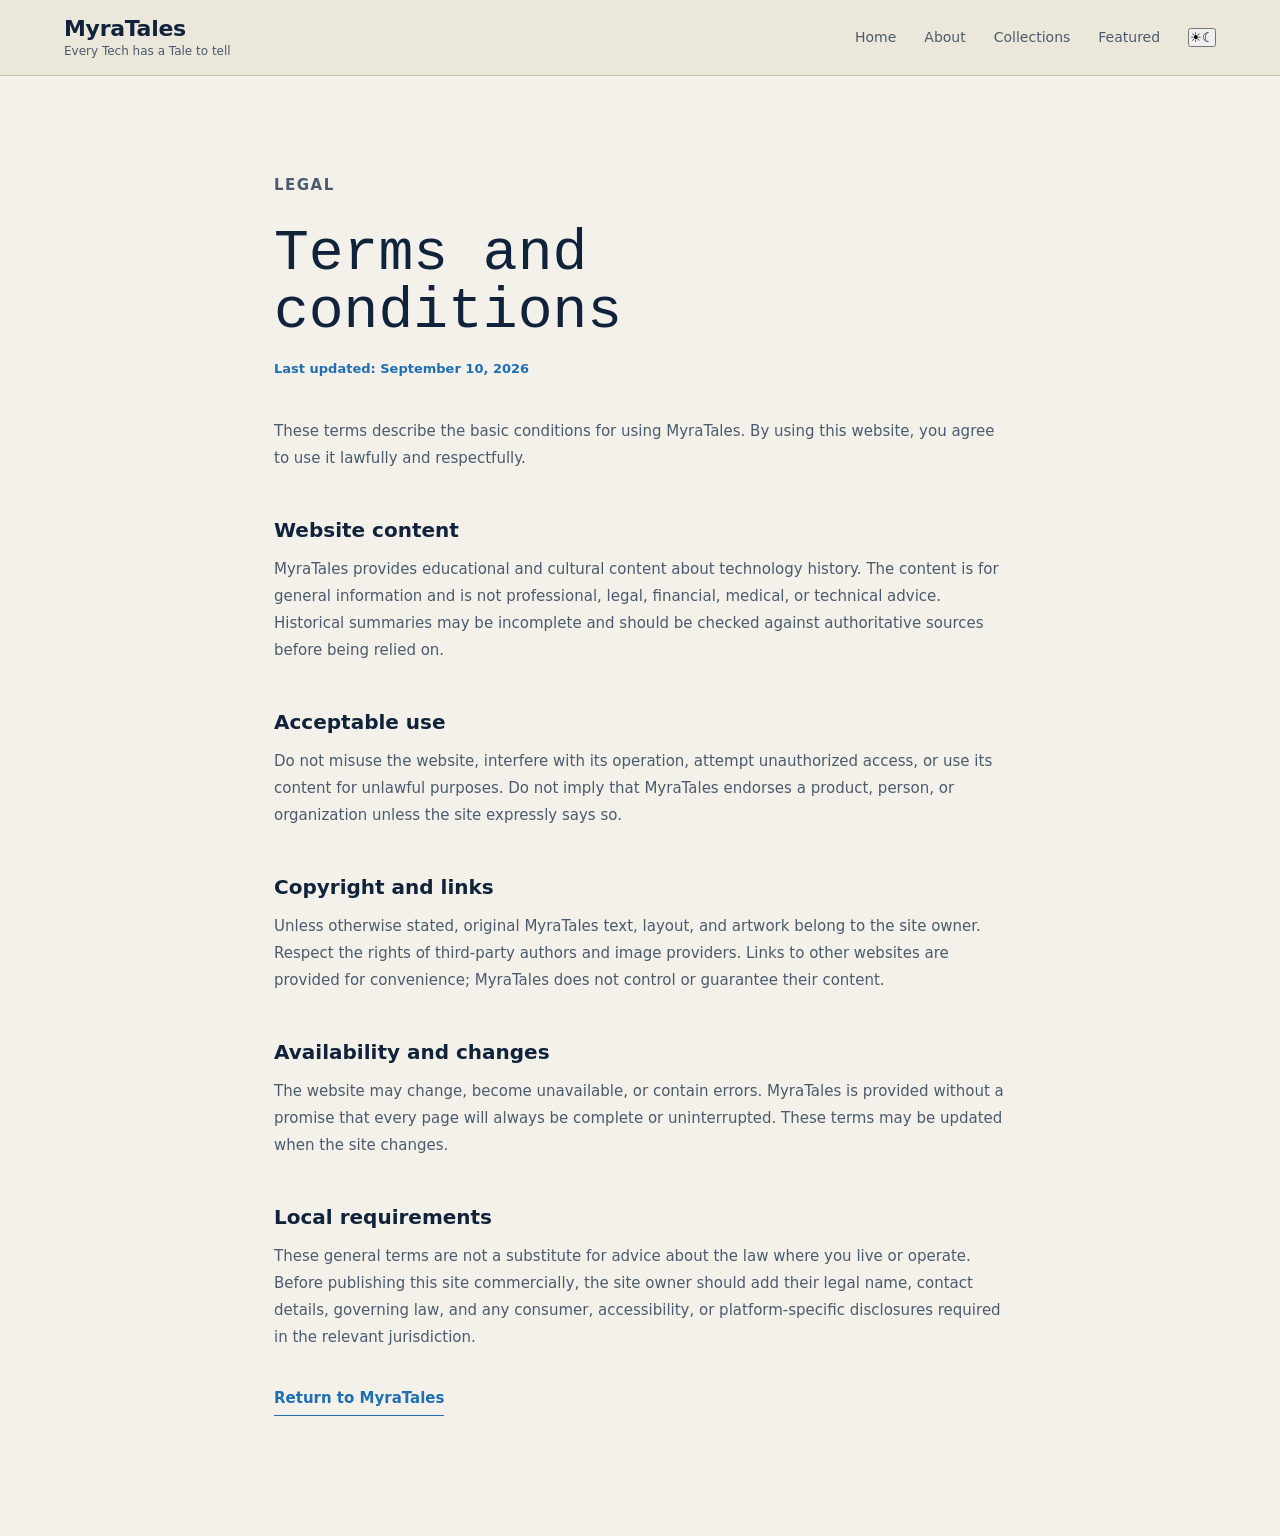
<file: terms.html>
<!DOCTYPE html>
<html lang="en">
<head>
  <meta charset="UTF-8">
  <meta name="viewport" content="width=device-width, initial-scale=1.0">
  <title>Terms and Conditions | MyraTales</title>
  <meta name="description" content="Terms and conditions for using the MyraTales website.">
  <link rel="icon" href="favicon.svg" type="image/svg+xml">
  <link rel="stylesheet" href="style.css">
</head>
<body class="legal-page">
  <a href="#main-content" class="skip-link">Skip to main content</a>
  <header class="site-header">
    <div class="header-inner">
      <div class="logo-block"><a href="index.html#top" class="header-logo">MyraTales</a><p class="tagline">Every Tech has a Tale to tell</p></div>
      <button class="menu-toggle" id="menuToggle" aria-label="Toggle menu" aria-expanded="false"><span></span><span></span><span></span></button>
      <nav class="nav-links legal-nav" id="navLinks" aria-label="Primary navigation">
        <a href="index.html#top">Home</a>
        <a href="index.html#about">About</a>
        <a href="index.html#collectionSection">Collections</a>
        <a href="index.html#featured">Featured</a>
        <button id="themeToggle" class="theme-toggle" aria-label="Toggle dark mode" aria-pressed="false"><span class="theme-icon sun">☀</span><span class="theme-icon moon">☾</span></button>
      </nav>
    </div>
  </header>
  <main id="main-content" class="legal-content">
    <p class="section-label">Legal</p>
    <h1>Terms and conditions</h1>
    <p class="legal-updated">Last updated: September 10, 2026</p>
    <p>These terms describe the basic conditions for using MyraTales. By using this website, you agree to use it lawfully and respectfully.</p>
    <h2>Website content</h2>
    <p>MyraTales provides educational and cultural content about technology history. The content is for general information and is not professional, legal, financial, medical, or technical advice. Historical summaries may be incomplete and should be checked against authoritative sources before being relied on.</p>
    <h2>Acceptable use</h2>
    <p>Do not misuse the website, interfere with its operation, attempt unauthorized access, or use its content for unlawful purposes. Do not imply that MyraTales endorses a product, person, or organization unless the site expressly says so.</p>
    <h2>Copyright and links</h2>
    <p>Unless otherwise stated, original MyraTales text, layout, and artwork belong to the site owner. Respect the rights of third-party authors and image providers. Links to other websites are provided for convenience; MyraTales does not control or guarantee their content.</p>
    <h2>Availability and changes</h2>
    <p>The website may change, become unavailable, or contain errors. MyraTales is provided without a promise that every page will always be complete or uninterrupted. These terms may be updated when the site changes.</p>
    <h2>Local requirements</h2>
    <p>These general terms are not a substitute for advice about the law where you live or operate. Before publishing this site commercially, the site owner should add their legal name, contact details, governing law, and any consumer, accessibility, or platform-specific disclosures required in the relevant jurisdiction.</p>
    <p><a class="legal-back" href="index.html">Return to MyraTales</a></p>
  </main>
  <script src="script.js"></script>
</body>
</html>
</file>
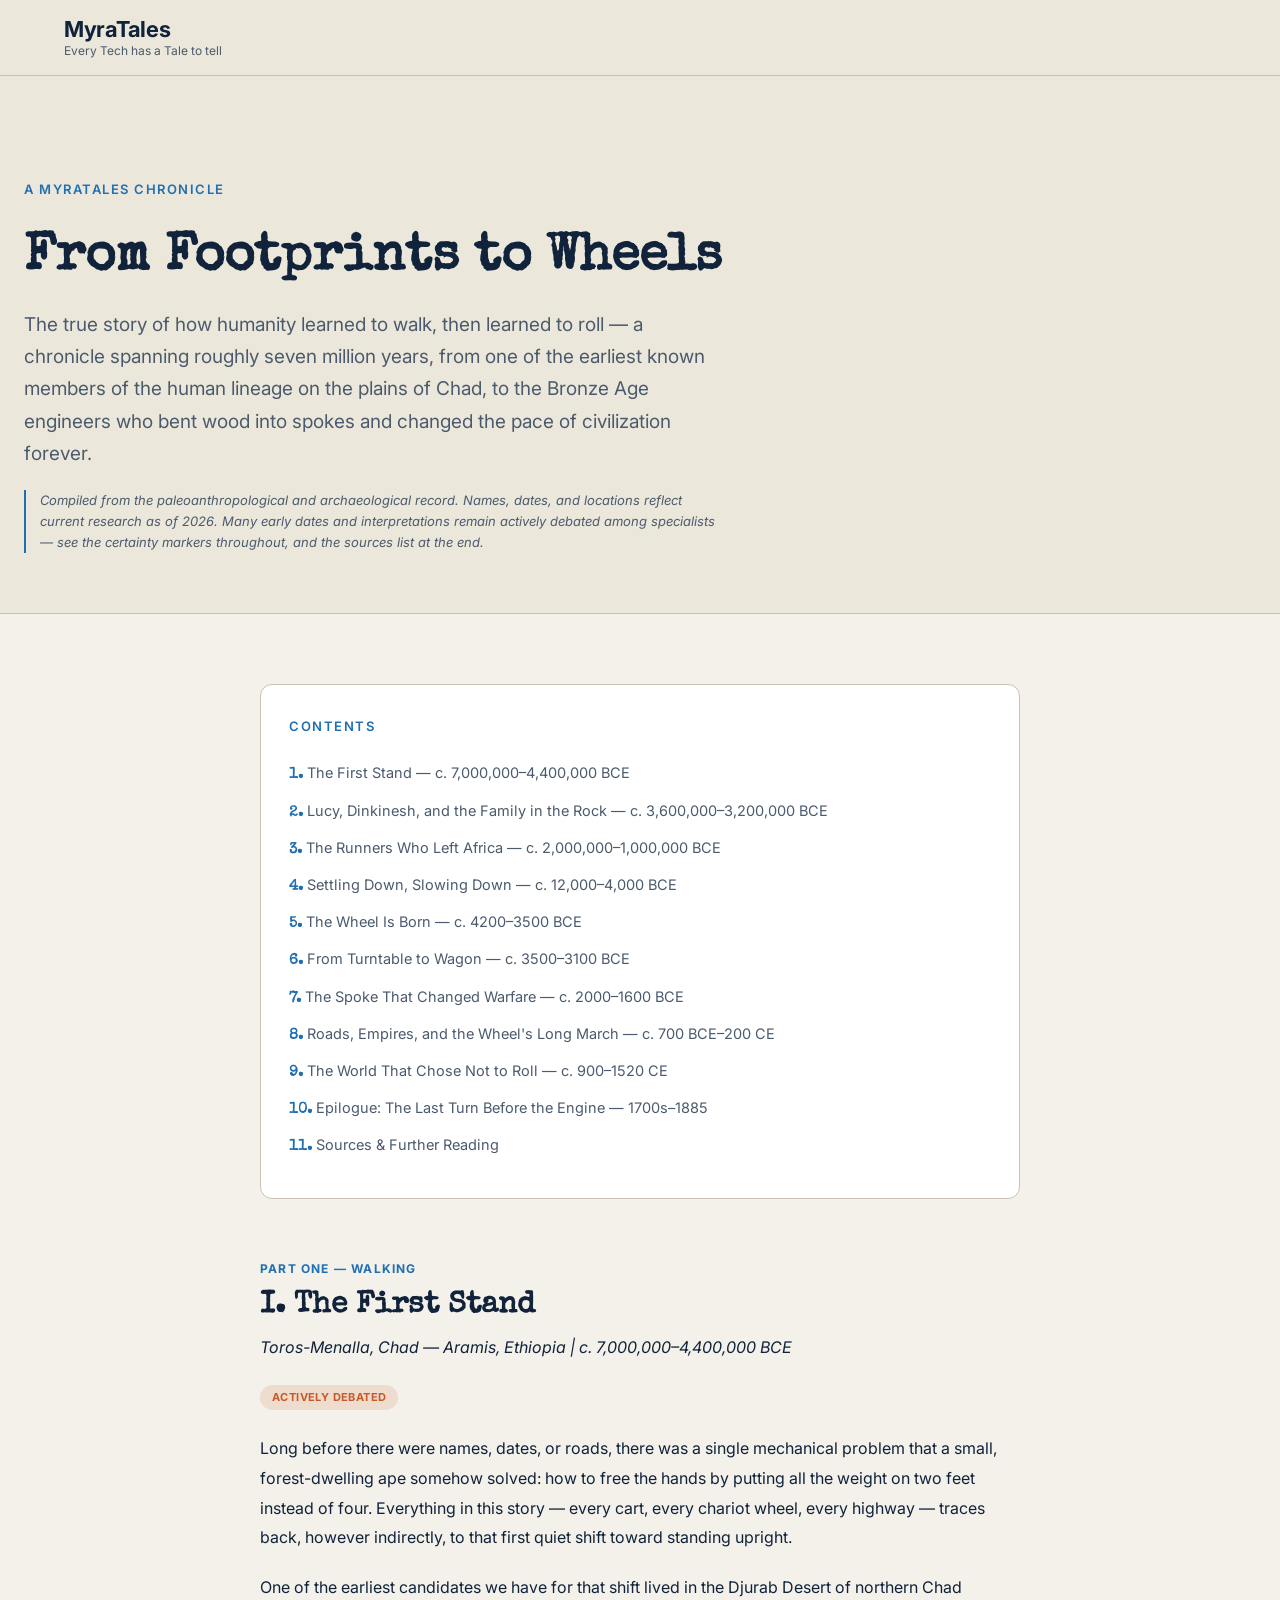
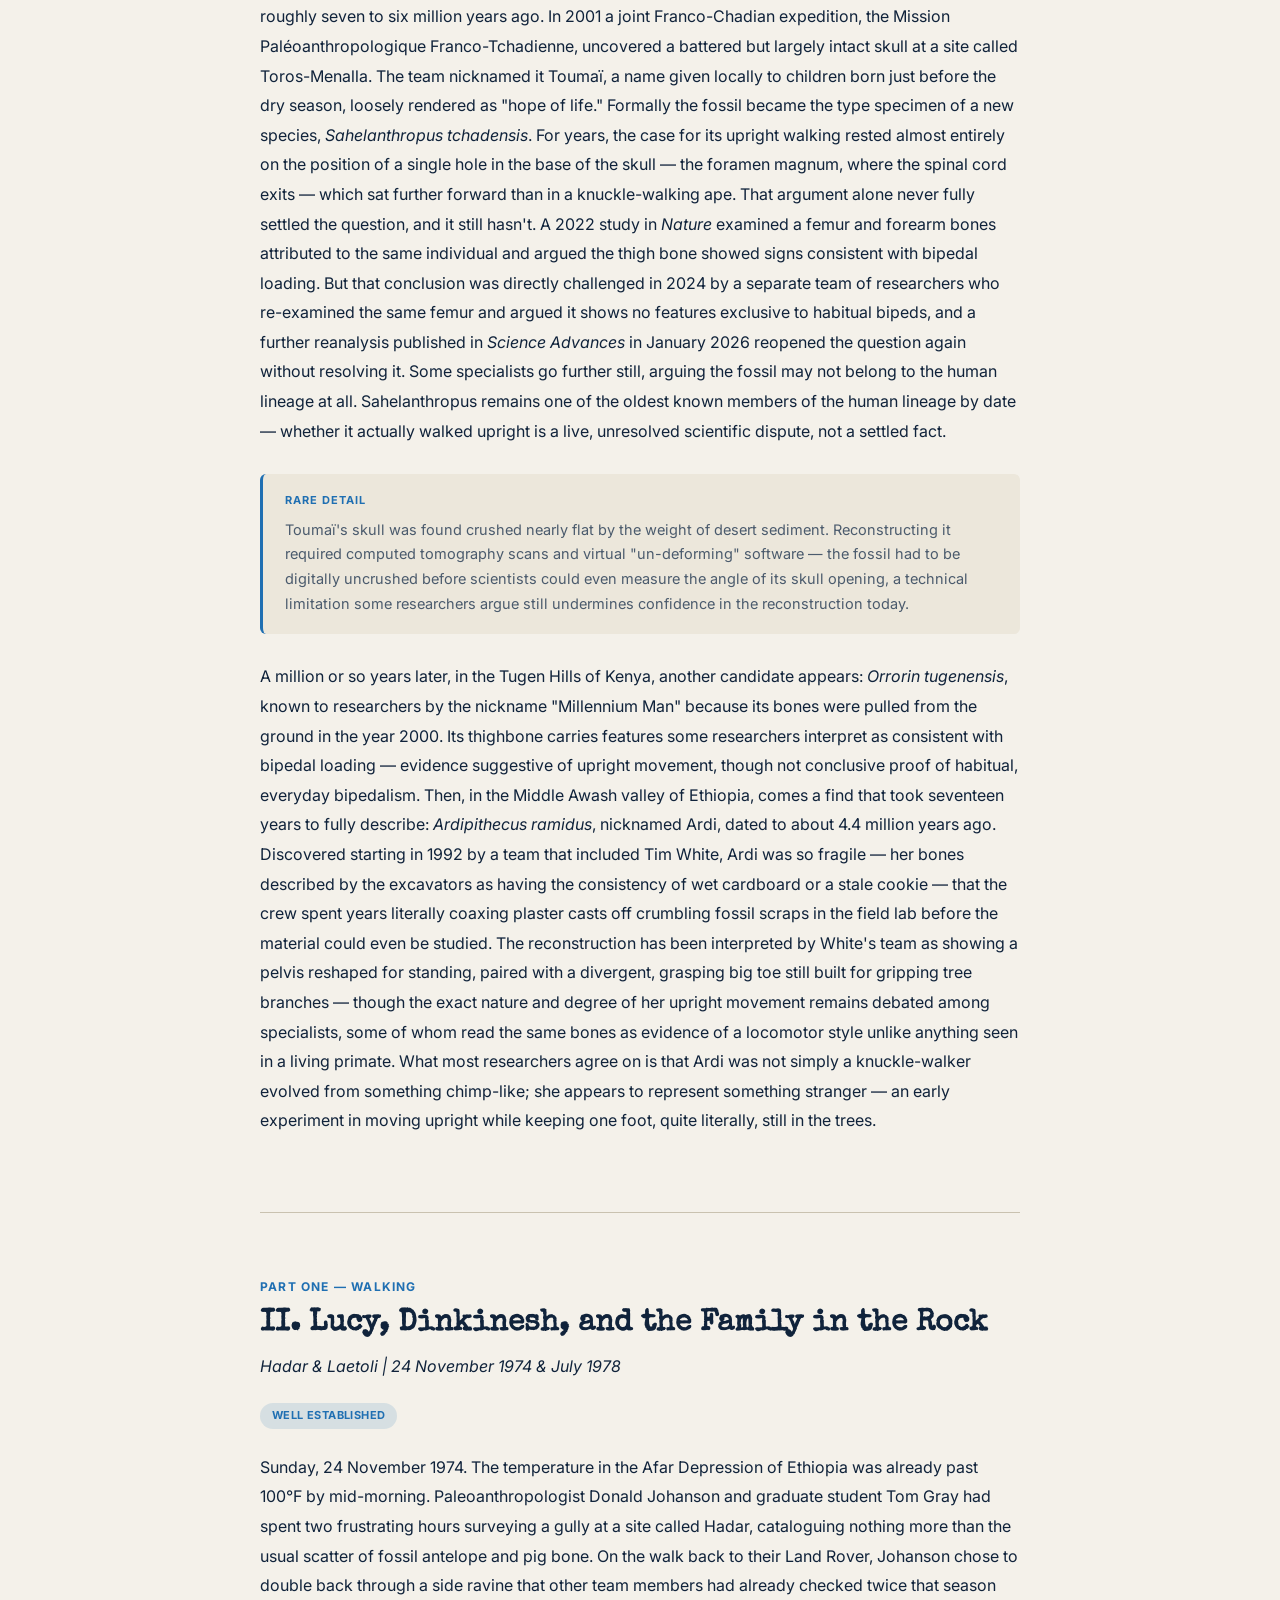
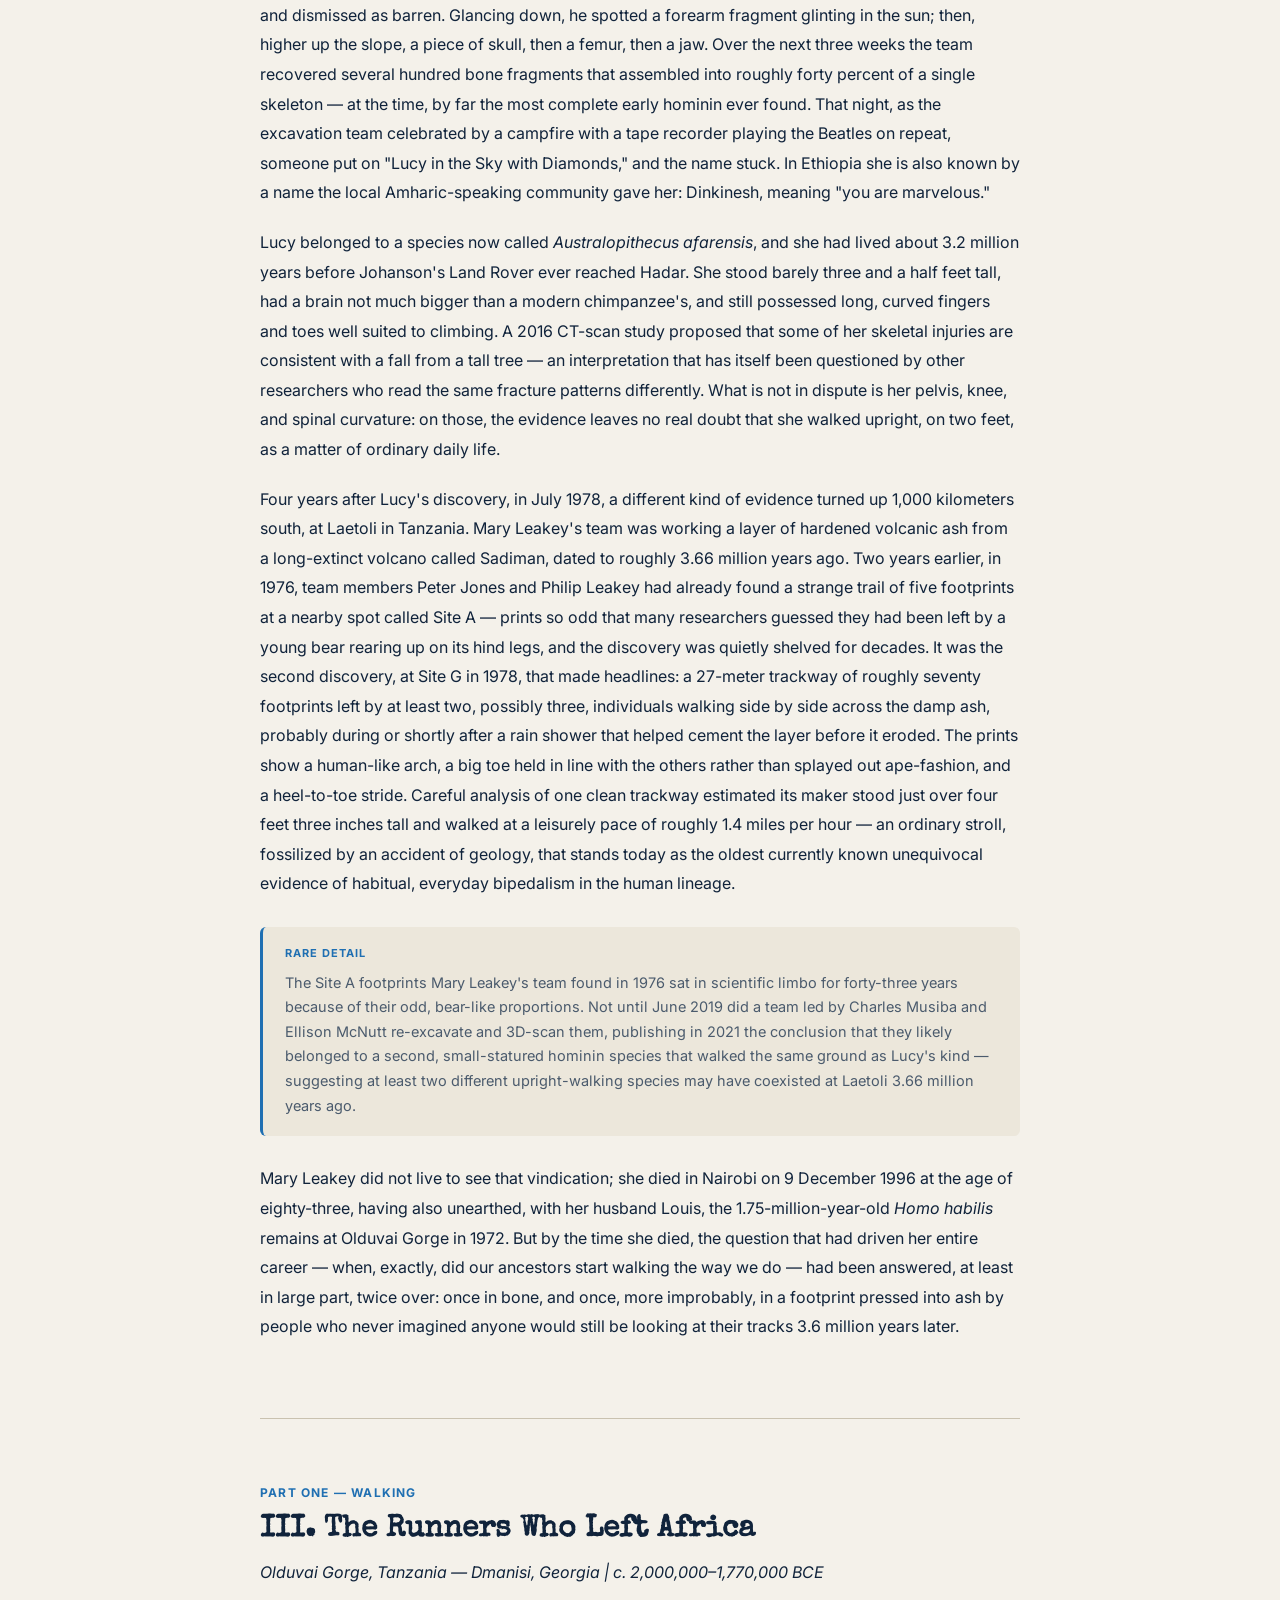
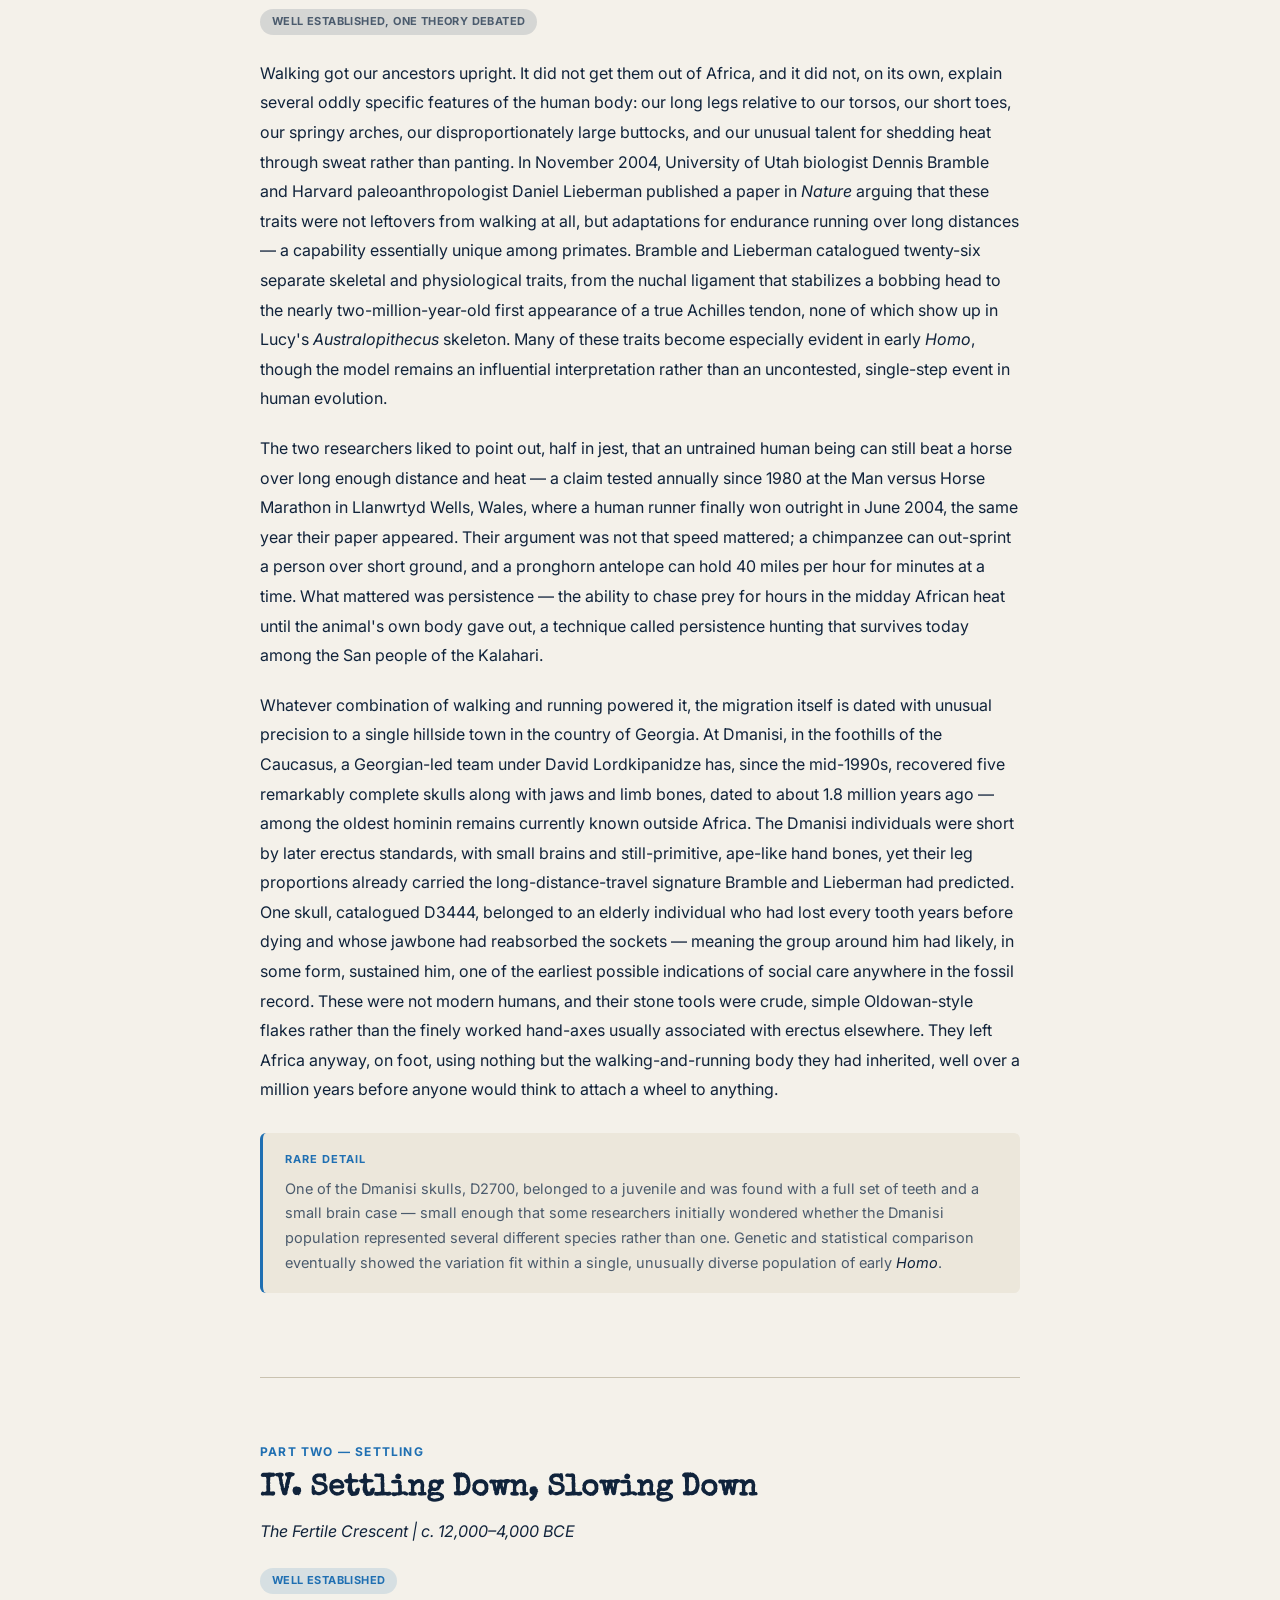
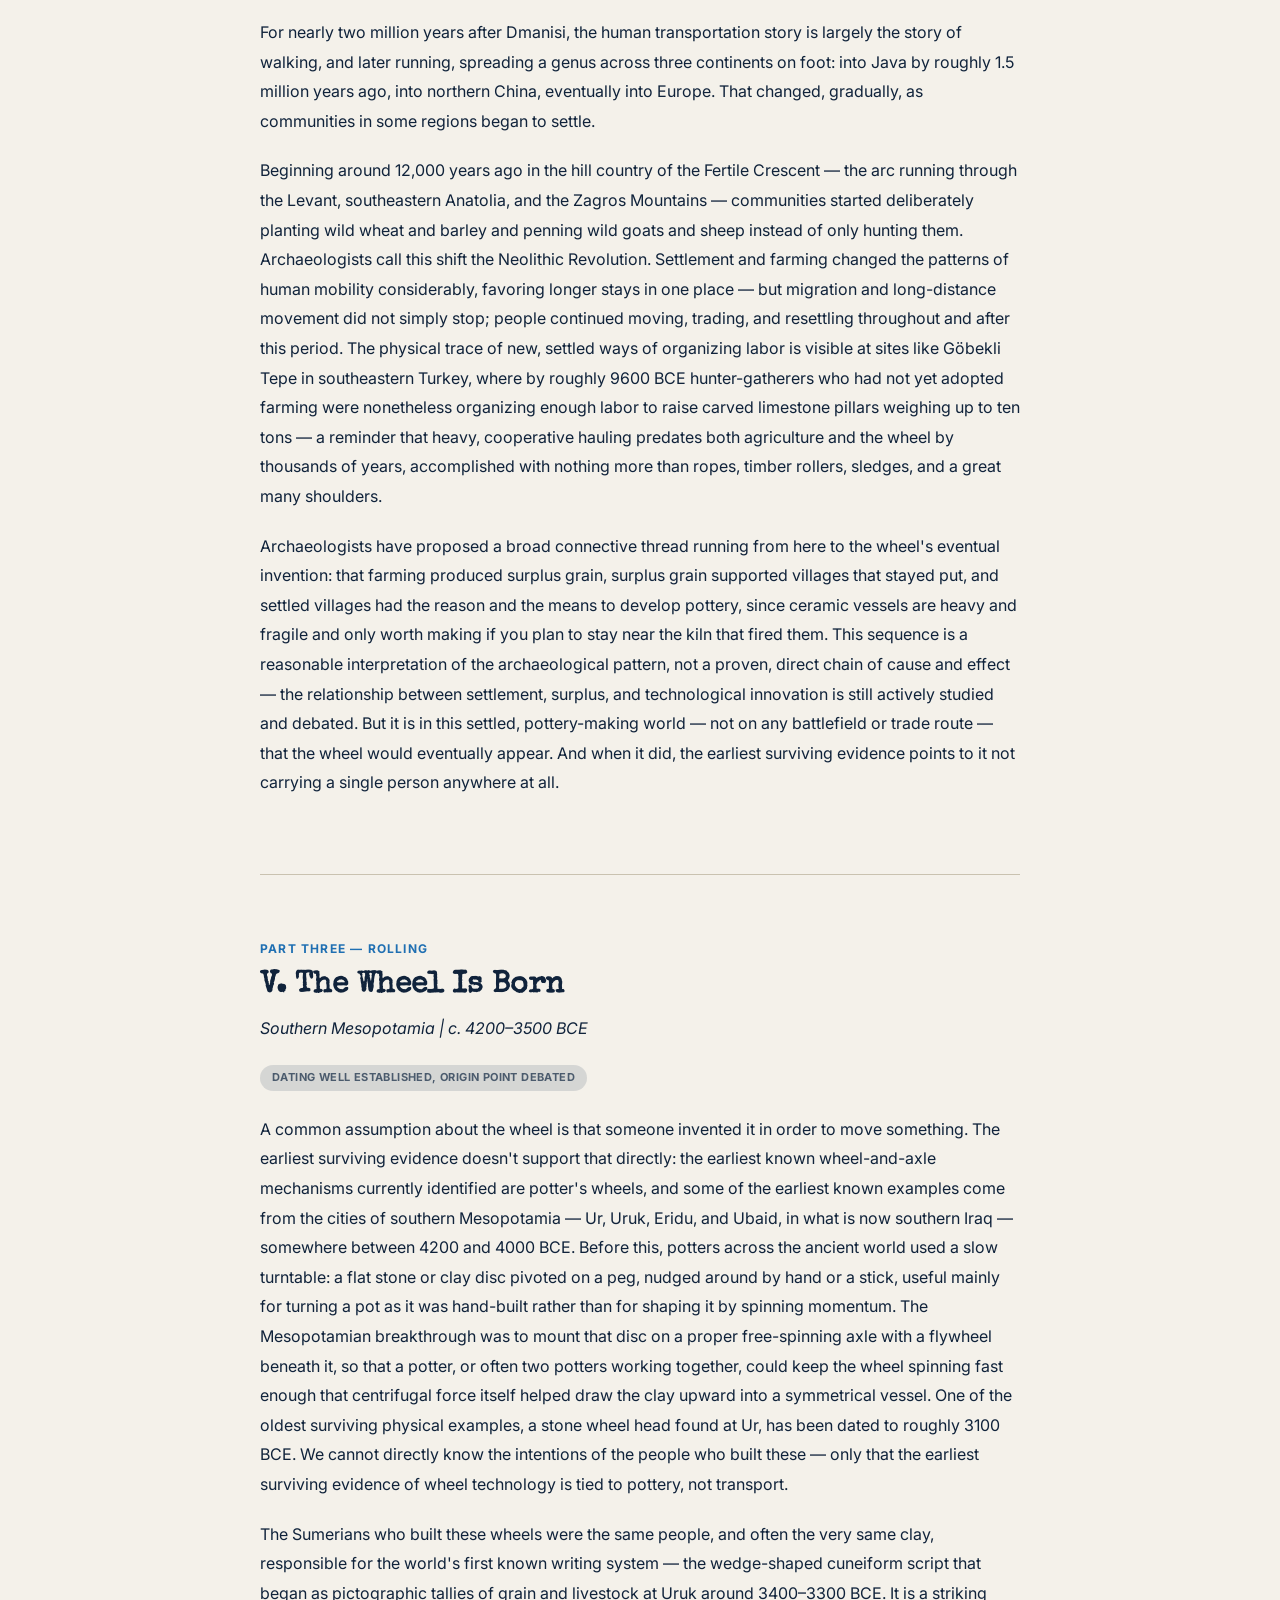
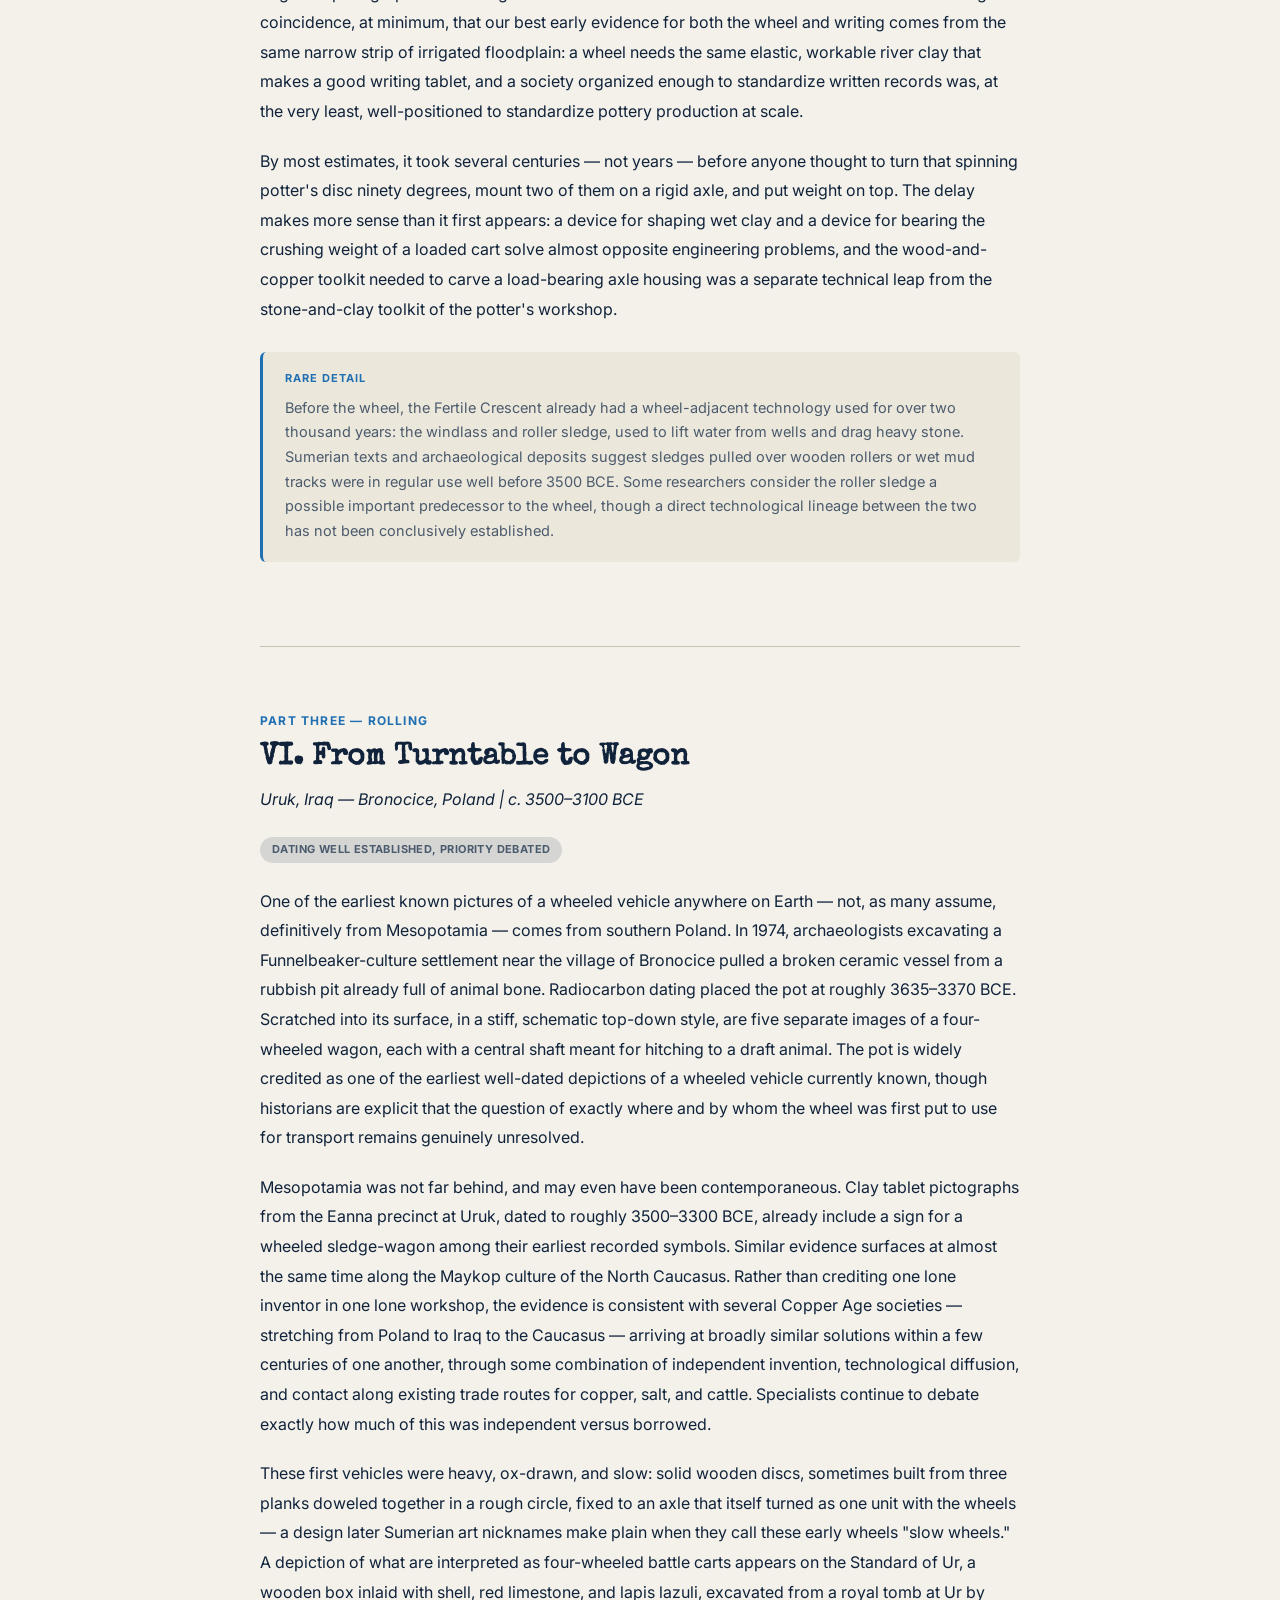
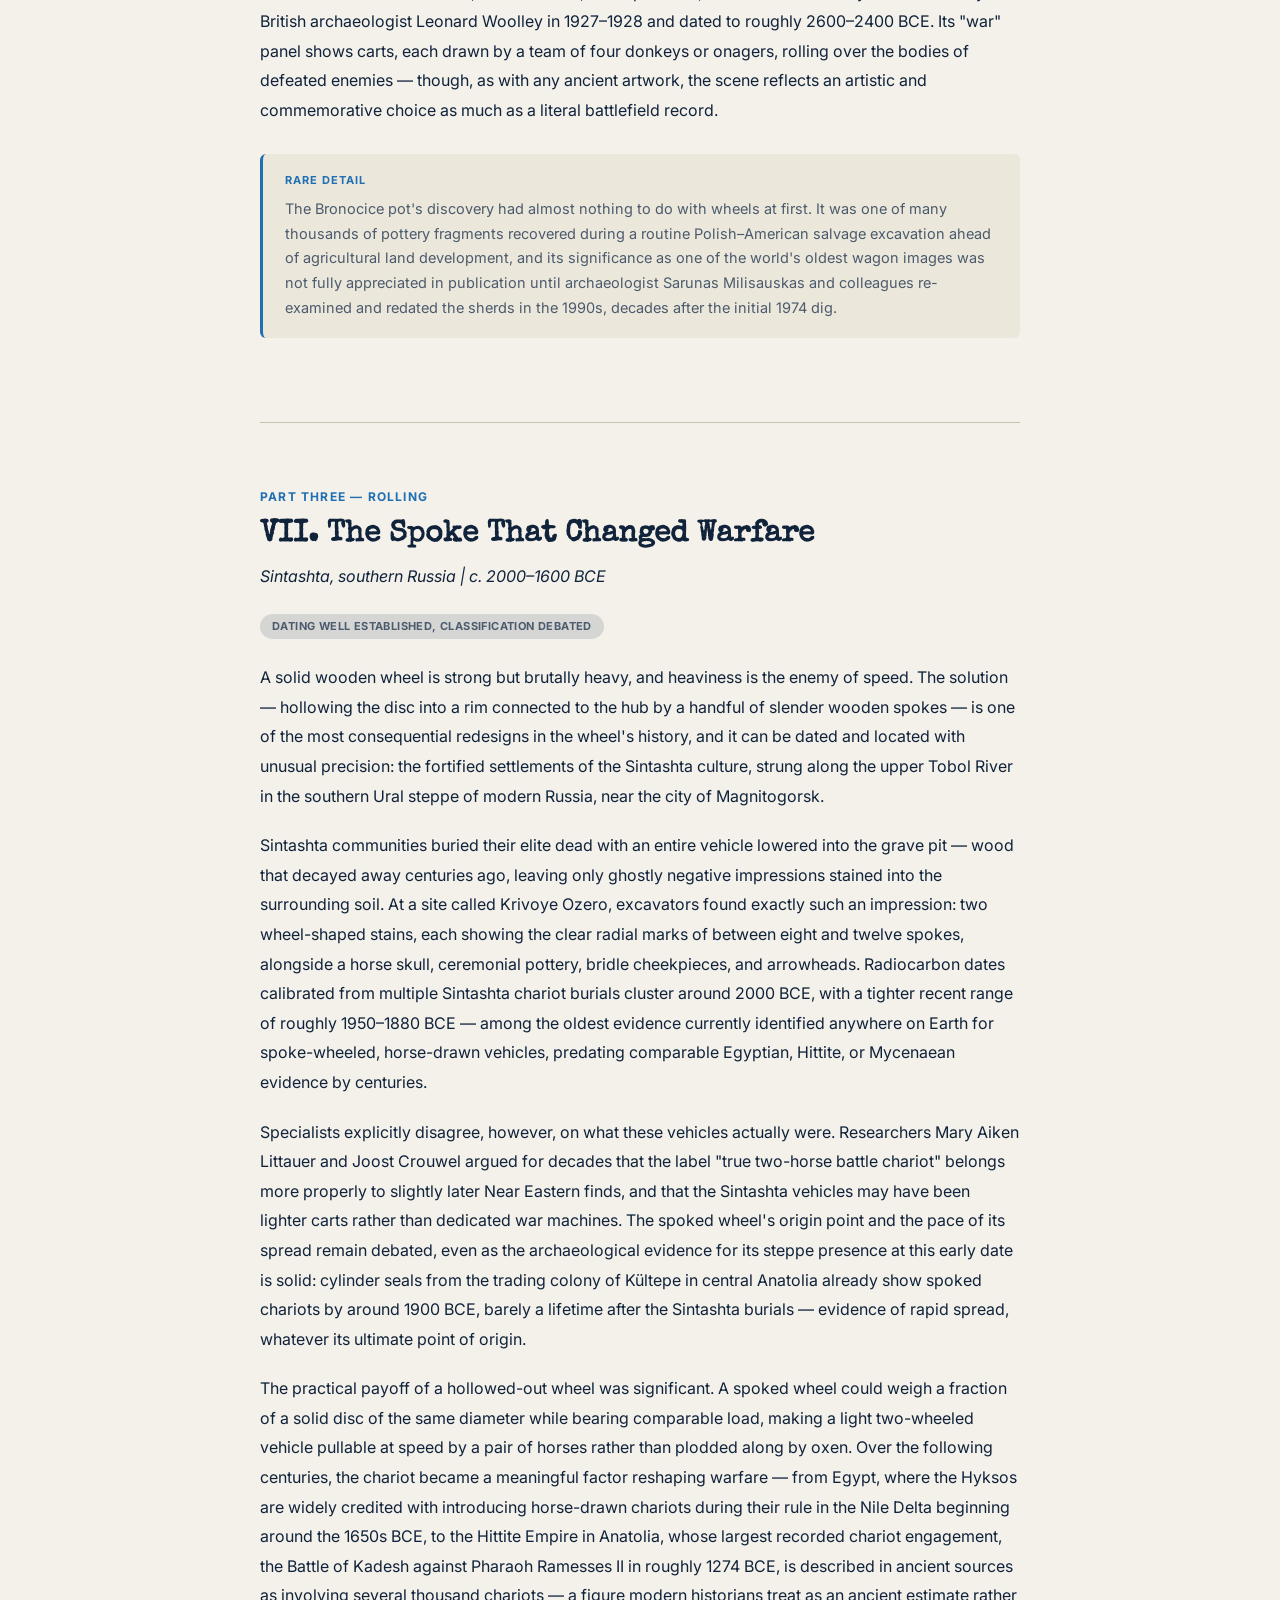
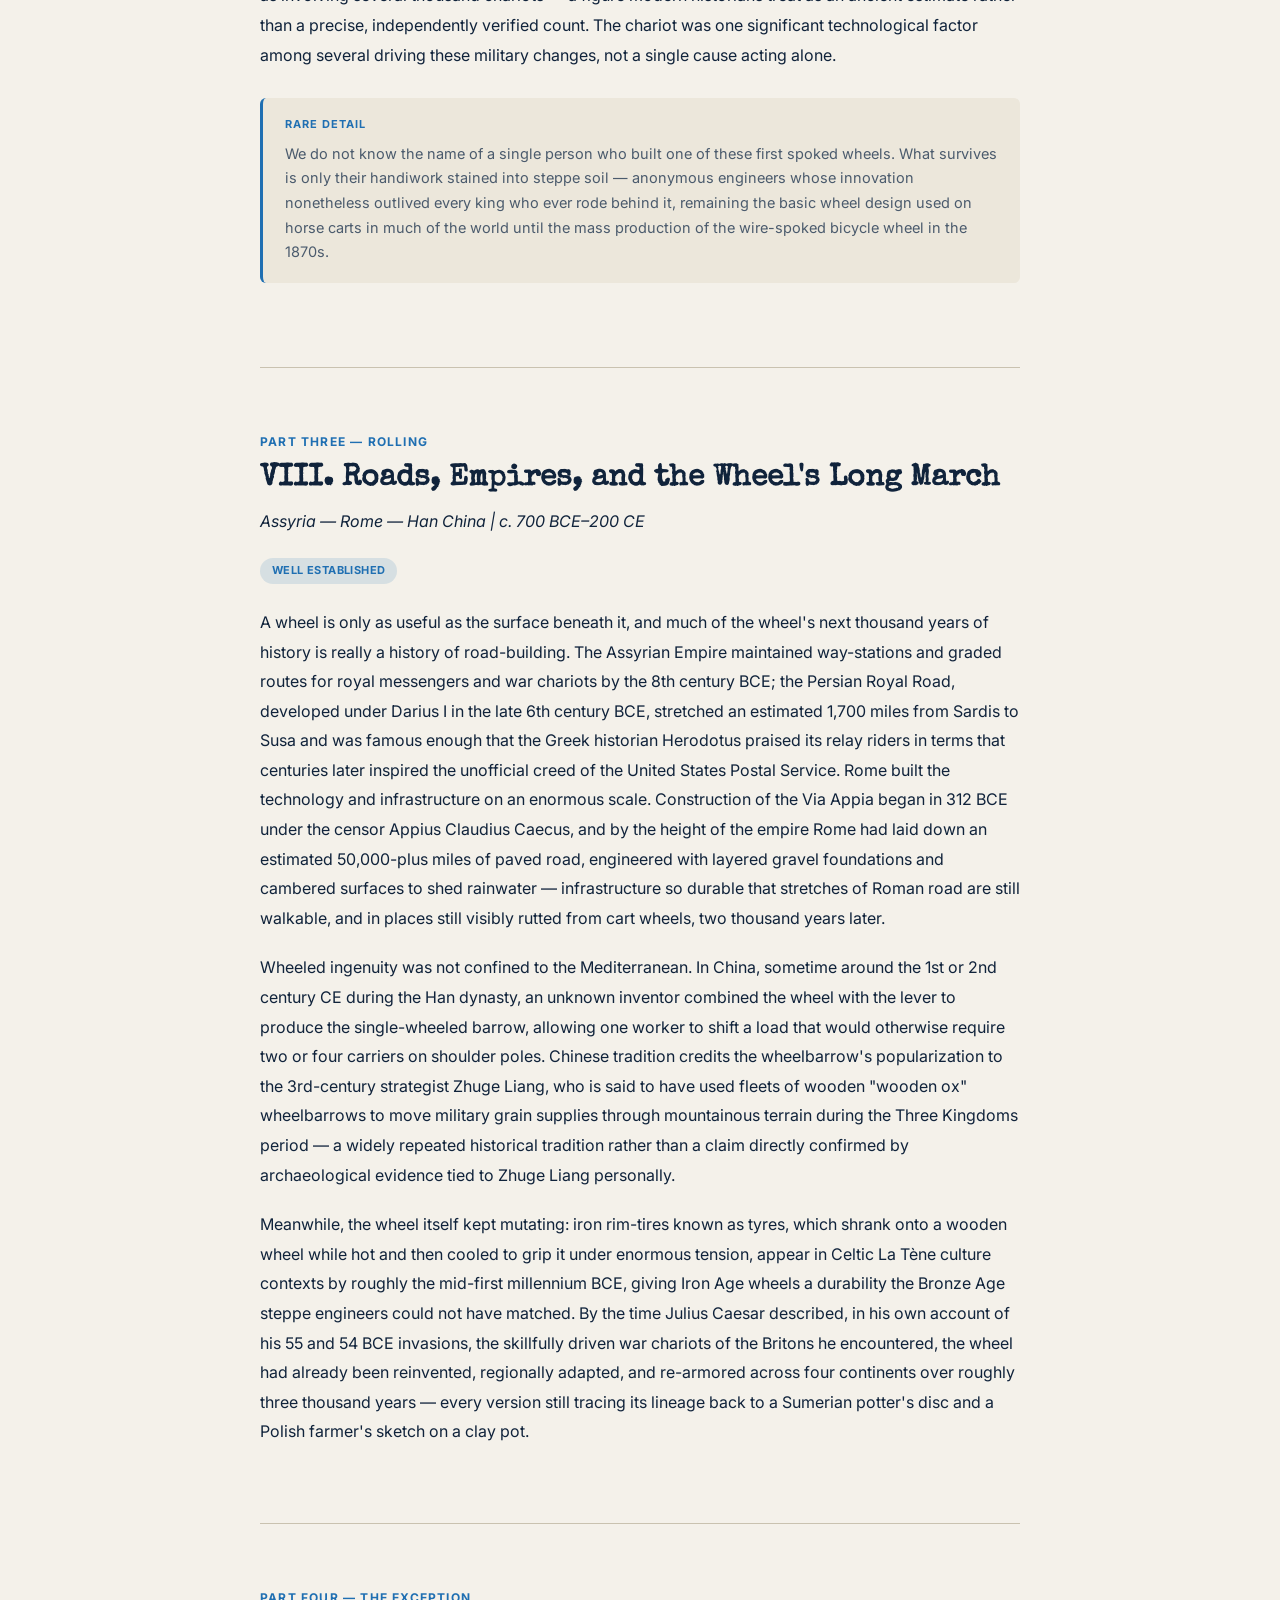
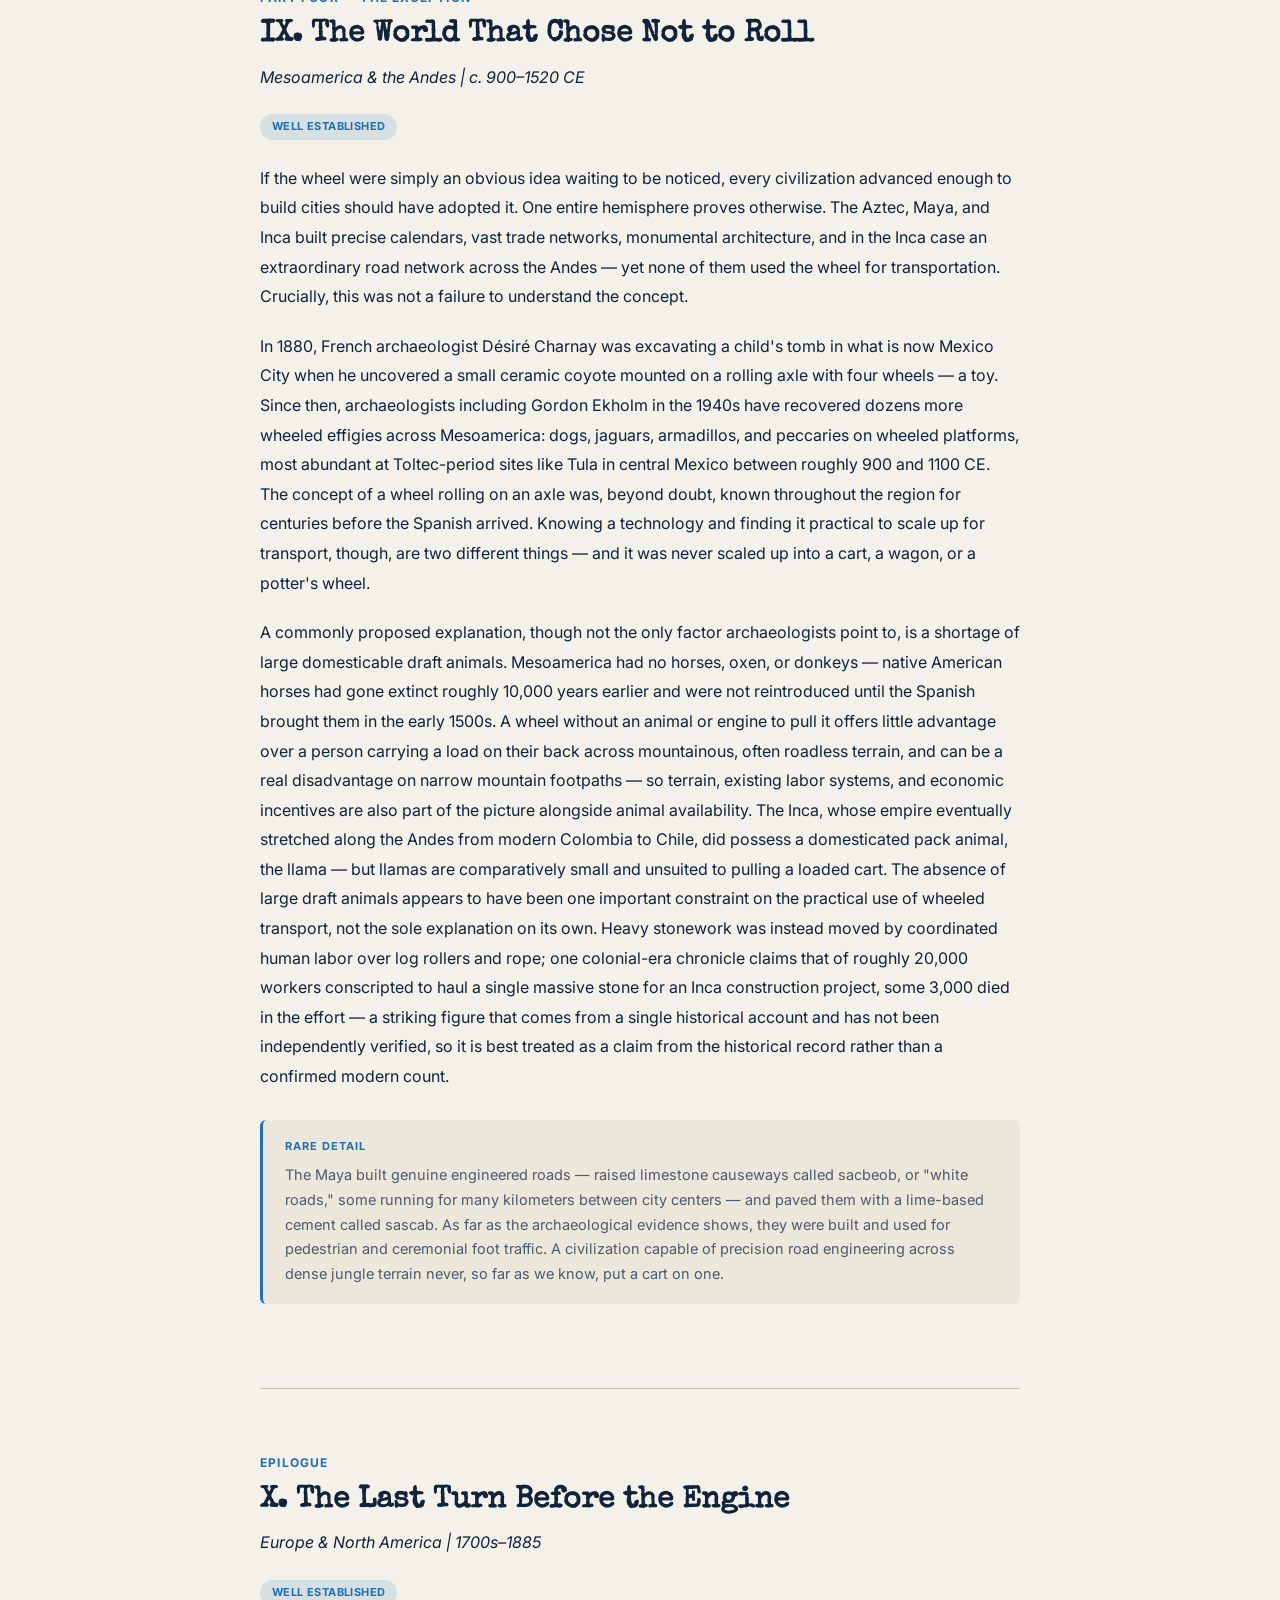
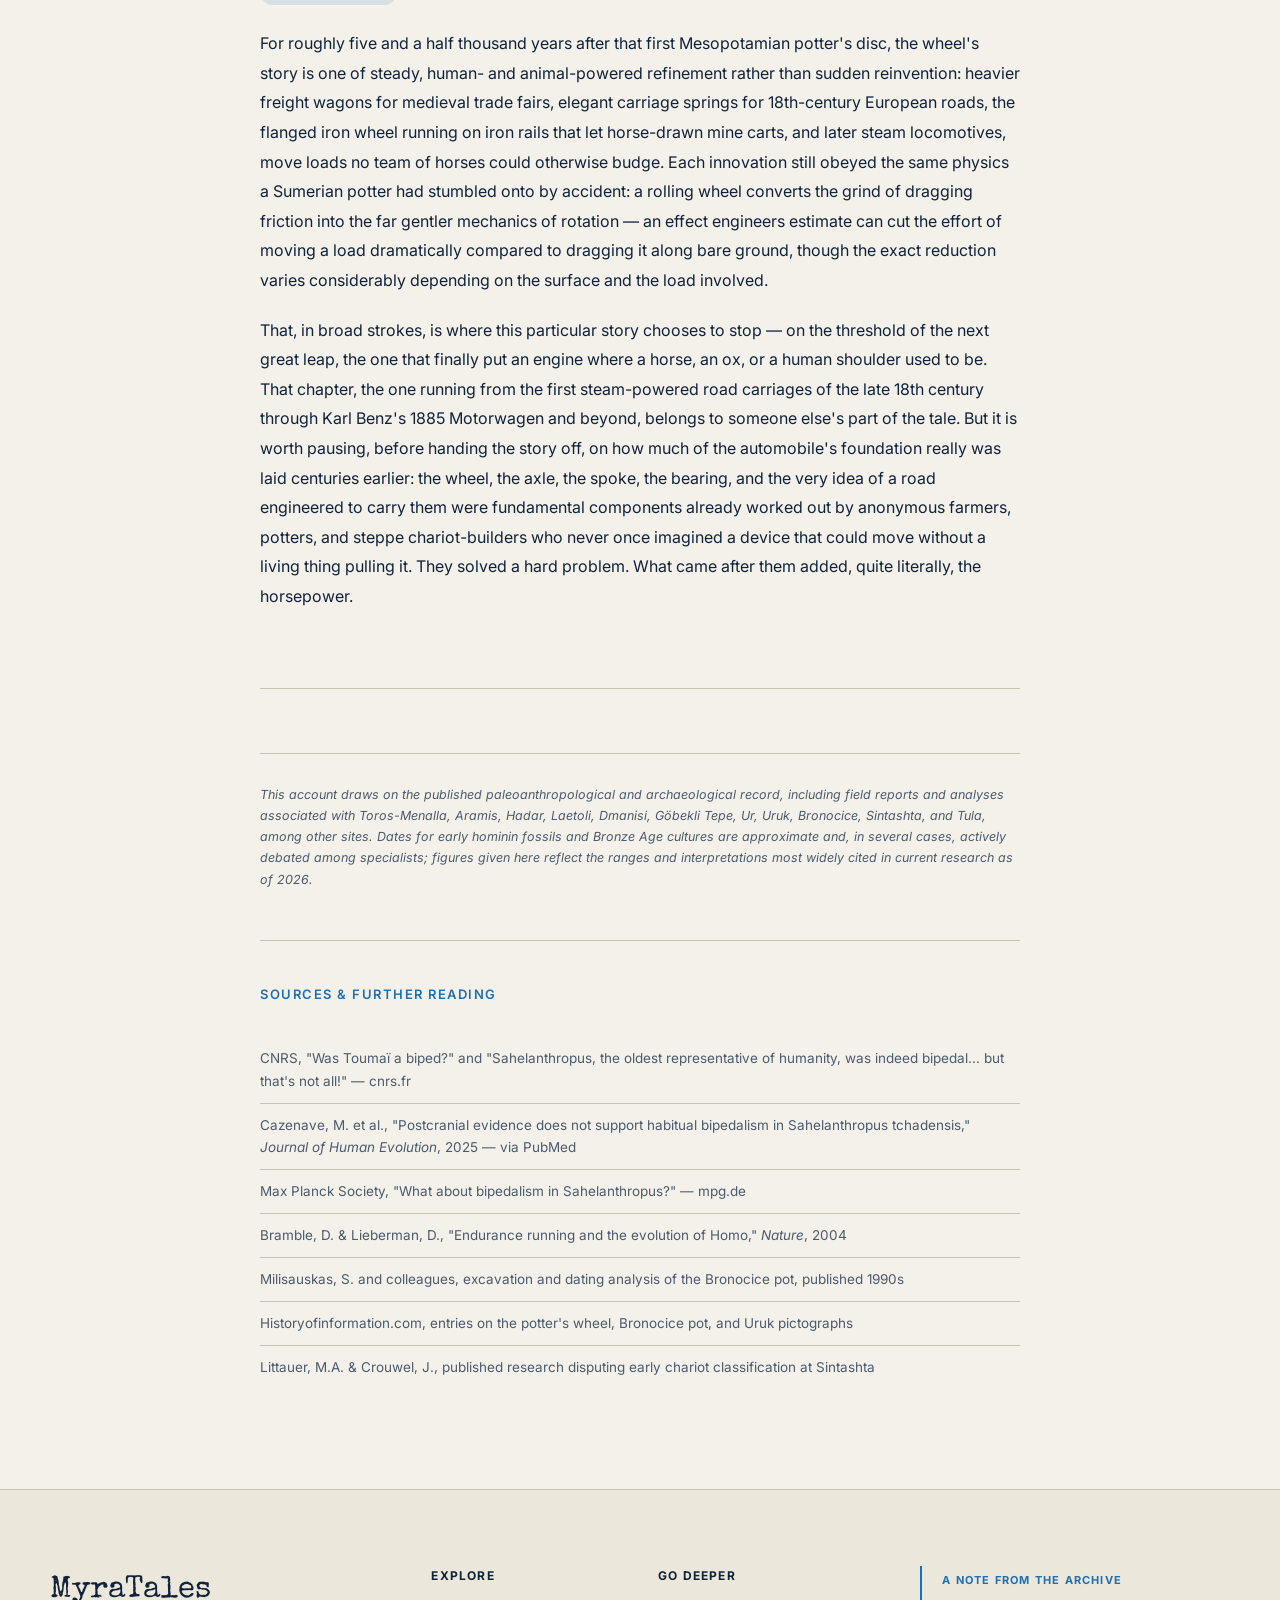
<file: The_Origin.html>
<!DOCTYPE html>
<html lang="en">
<head>
<link rel="stylesheet" href="The_Origin.css">
<meta charset="UTF-8">
<meta name="viewport" content="width=device-width, initial-scale=1.0">
<meta name="description" content="From Footprints to Wheels — the seven-million-year story of how humanity learned to walk, then learned to roll.">
<title>The Origin - MyraTales</title>

<link rel="icon" type="image/png" href="../favicon.png">
<link rel="preconnect" href="https://fonts.googleapis.com">
<link rel="preconnect" href="https://fonts.gstatic.com" crossorigin>
<link href="https://fonts.googleapis.com/css2?family=Special+Elite&family=Inter:wght@400;500;600;700&display=swap" rel="stylesheet">
<link rel="stylesheet" href="../style.css">
</head>
<body>

<a href="#main-content" class="skip-link">Skip to main content</a>

<header class="site-header">
  <div class="header-inner">
    <div class="logo-block">
      <a href="../index.html#top" class="header-logo">MyraTales</a>
      <p class="tagline">Every Tech has a Tale to tell</p>
    </div>
  </div>
</header>

<main id="main-content" class="story-page">

  <section class="story-hero">
    <div class="section-inner">
      <span class="section-label">A MyraTales Chronicle</span>
      <h1>From Footprints to Wheels</h1>
      <p class="story-subtitle">The true story of how humanity learned to walk, then learned to roll — a chronicle spanning roughly seven million years, from one of the earliest known members of the human lineage on the plains of Chad, to the Bronze Age engineers who bent wood into spokes and changed the pace of civilization forever.</p>
      <p class="story-meta">Compiled from the paleoanthropological and archaeological record. Names, dates, and locations reflect current research as of 2026. Many early dates and interpretations remain actively debated among specialists — see the certainty markers throughout, and the sources list at the end.</p>
    </div>
  </section>

  <article class="story-body">
    <div class="section-inner">

      <nav class="story-toc" aria-label="Table of contents">
        <span class="section-label">Contents</span>
        <ol>
          <li><a href="#part-1">The First Stand — c. 7,000,000–4,400,000 BCE</a></li>
          <li><a href="#part-2">Lucy, Dinkinesh, and the Family in the Rock — c. 3,600,000–3,200,000 BCE</a></li>
          <li><a href="#part-3">The Runners Who Left Africa — c. 2,000,000–1,000,000 BCE</a></li>
          <li><a href="#part-4">Settling Down, Slowing Down — c. 12,000–4,000 BCE</a></li>
          <li><a href="#part-5">The Wheel Is Born — c. 4200–3500 BCE</a></li>
          <li><a href="#part-6">From Turntable to Wagon — c. 3500–3100 BCE</a></li>
          <li><a href="#part-7">The Spoke That Changed Warfare — c. 2000–1600 BCE</a></li>
          <li><a href="#part-8">Roads, Empires, and the Wheel's Long March — c. 700 BCE–200 CE</a></li>
          <li><a href="#part-9">The World That Chose Not to Roll — c. 900–1520 CE</a></li>
          <li><a href="#part-10">Epilogue: The Last Turn Before the Engine — 1700s–1885</a></li>
          <li><a href="#sources">Sources & Further Reading</a></li>
        </ol>
      </nav>

      <!-- PART I -->
      <section class="story-part" id="part-1">
        <span class="story-part-label">Part One — Walking</span>
        <h2>I. The First Stand</h2>
        <p class="story-place">Toros-Menalla, Chad — Aramis, Ethiopia | c. 7,000,000–4,400,000 BCE</p>
        <span class="certainty certainty-debated">Actively debated</span>

        <p>Long before there were names, dates, or roads, there was a single mechanical problem that a small, forest-dwelling ape somehow solved: how to free the hands by putting all the weight on two feet instead of four. Everything in this story — every cart, every chariot wheel, every highway — traces back, however indirectly, to that first quiet shift toward standing upright.</p>

        <p>One of the earliest candidates we have for that shift lived in the Djurab Desert of northern Chad roughly seven to six million years ago. In 2001 a joint Franco-Chadian expedition, the Mission Paléoanthropologique Franco-Tchadienne, uncovered a battered but largely intact skull at a site called Toros-Menalla. The team nicknamed it Toumaï, a name given locally to children born just before the dry season, loosely rendered as "hope of life." Formally the fossil became the type specimen of a new species, <em>Sahelanthropus tchadensis</em>. For years, the case for its upright walking rested almost entirely on the position of a single hole in the base of the skull — the foramen magnum, where the spinal cord exits — which sat further forward than in a knuckle-walking ape. That argument alone never fully settled the question, and it still hasn't. A 2022 study in <em>Nature</em> examined a femur and forearm bones attributed to the same individual and argued the thigh bone showed signs consistent with bipedal loading. But that conclusion was directly challenged in 2024 by a separate team of researchers who re-examined the same femur and argued it shows no features exclusive to habitual bipeds, and a further reanalysis published in <em>Science Advances</em> in January 2026 reopened the question again without resolving it. Some specialists go further still, arguing the fossil may not belong to the human lineage at all. Sahelanthropus remains one of the oldest known members of the human lineage by date — whether it actually walked upright is a live, unresolved scientific dispute, not a settled fact.</p>

        <div class="rare-detail">
          <span class="rare-detail-label">Rare detail</span>
          <p>Toumaï's skull was found crushed nearly flat by the weight of desert sediment. Reconstructing it required computed tomography scans and virtual "un-deforming" software — the fossil had to be digitally uncrushed before scientists could even measure the angle of its skull opening, a technical limitation some researchers argue still undermines confidence in the reconstruction today.</p>
        </div>

        <p>A million or so years later, in the Tugen Hills of Kenya, another candidate appears: <em>Orrorin tugenensis</em>, known to researchers by the nickname "Millennium Man" because its bones were pulled from the ground in the year 2000. Its thighbone carries features some researchers interpret as consistent with bipedal loading — evidence suggestive of upright movement, though not conclusive proof of habitual, everyday bipedalism. Then, in the Middle Awash valley of Ethiopia, comes a find that took seventeen years to fully describe: <em>Ardipithecus ramidus</em>, nicknamed Ardi, dated to about 4.4 million years ago. Discovered starting in 1992 by a team that included Tim White, Ardi was so fragile — her bones described by the excavators as having the consistency of wet cardboard or a stale cookie — that the crew spent years literally coaxing plaster casts off crumbling fossil scraps in the field lab before the material could even be studied. The reconstruction has been interpreted by White's team as showing a pelvis reshaped for standing, paired with a divergent, grasping big toe still built for gripping tree branches — though the exact nature and degree of her upright movement remains debated among specialists, some of whom read the same bones as evidence of a locomotor style unlike anything seen in a living primate. What most researchers agree on is that Ardi was not simply a knuckle-walker evolved from something chimp-like; she appears to represent something stranger — an early experiment in moving upright while keeping one foot, quite literally, still in the trees.</p>
      </section>

      <!-- PART II -->
      <section class="story-part" id="part-2">
        <span class="story-part-label">Part One — Walking</span>
        <h2>II. Lucy, Dinkinesh, and the Family in the Rock</h2>
        <p class="story-place">Hadar & Laetoli | 24 November 1974 & July 1978</p>
        <span class="certainty certainty-established">Well established</span>

        <p>Sunday, 24 November 1974. The temperature in the Afar Depression of Ethiopia was already past 100°F by mid-morning. Paleoanthropologist Donald Johanson and graduate student Tom Gray had spent two frustrating hours surveying a gully at a site called Hadar, cataloguing nothing more than the usual scatter of fossil antelope and pig bone. On the walk back to their Land Rover, Johanson chose to double back through a side ravine that other team members had already checked twice that season and dismissed as barren. Glancing down, he spotted a forearm fragment glinting in the sun; then, higher up the slope, a piece of skull, then a femur, then a jaw. Over the next three weeks the team recovered several hundred bone fragments that assembled into roughly forty percent of a single skeleton — at the time, by far the most complete early hominin ever found. That night, as the excavation team celebrated by a campfire with a tape recorder playing the Beatles on repeat, someone put on "Lucy in the Sky with Diamonds," and the name stuck. In Ethiopia she is also known by a name the local Amharic-speaking community gave her: Dinkinesh, meaning "you are marvelous."</p>

        <p>Lucy belonged to a species now called <em>Australopithecus afarensis</em>, and she had lived about 3.2 million years before Johanson's Land Rover ever reached Hadar. She stood barely three and a half feet tall, had a brain not much bigger than a modern chimpanzee's, and still possessed long, curved fingers and toes well suited to climbing. A 2016 CT-scan study proposed that some of her skeletal injuries are consistent with a fall from a tall tree — an interpretation that has itself been questioned by other researchers who read the same fracture patterns differently. What is not in dispute is her pelvis, knee, and spinal curvature: on those, the evidence leaves no real doubt that she walked upright, on two feet, as a matter of ordinary daily life.</p>

        <p>Four years after Lucy's discovery, in July 1978, a different kind of evidence turned up 1,000 kilometers south, at Laetoli in Tanzania. Mary Leakey's team was working a layer of hardened volcanic ash from a long-extinct volcano called Sadiman, dated to roughly 3.66 million years ago. Two years earlier, in 1976, team members Peter Jones and Philip Leakey had already found a strange trail of five footprints at a nearby spot called Site A — prints so odd that many researchers guessed they had been left by a young bear rearing up on its hind legs, and the discovery was quietly shelved for decades. It was the second discovery, at Site G in 1978, that made headlines: a 27-meter trackway of roughly seventy footprints left by at least two, possibly three, individuals walking side by side across the damp ash, probably during or shortly after a rain shower that helped cement the layer before it eroded. The prints show a human-like arch, a big toe held in line with the others rather than splayed out ape-fashion, and a heel-to-toe stride. Careful analysis of one clean trackway estimated its maker stood just over four feet three inches tall and walked at a leisurely pace of roughly 1.4 miles per hour — an ordinary stroll, fossilized by an accident of geology, that stands today as the oldest currently known unequivocal evidence of habitual, everyday bipedalism in the human lineage.</p>

        <div class="rare-detail">
          <span class="rare-detail-label">Rare detail</span>
          <p>The Site A footprints Mary Leakey's team found in 1976 sat in scientific limbo for forty-three years because of their odd, bear-like proportions. Not until June 2019 did a team led by Charles Musiba and Ellison McNutt re-excavate and 3D-scan them, publishing in 2021 the conclusion that they likely belonged to a second, small-statured hominin species that walked the same ground as Lucy's kind — suggesting at least two different upright-walking species may have coexisted at Laetoli 3.66 million years ago.</p>
        </div>

        <p>Mary Leakey did not live to see that vindication; she died in Nairobi on 9 December 1996 at the age of eighty-three, having also unearthed, with her husband Louis, the 1.75-million-year-old <em>Homo habilis</em> remains at Olduvai Gorge in 1972. But by the time she died, the question that had driven her entire career — when, exactly, did our ancestors start walking the way we do — had been answered, at least in large part, twice over: once in bone, and once, more improbably, in a footprint pressed into ash by people who never imagined anyone would still be looking at their tracks 3.6 million years later.</p>
      </section>

      <!-- PART III -->
      <section class="story-part" id="part-3">
        <span class="story-part-label">Part One — Walking</span>
        <h2>III. The Runners Who Left Africa</h2>
        <p class="story-place">Olduvai Gorge, Tanzania — Dmanisi, Georgia | c. 2,000,000–1,770,000 BCE</p>
        <span class="certainty certainty-mixed">Well established, one theory debated</span>

        <p>Walking got our ancestors upright. It did not get them out of Africa, and it did not, on its own, explain several oddly specific features of the human body: our long legs relative to our torsos, our short toes, our springy arches, our disproportionately large buttocks, and our unusual talent for shedding heat through sweat rather than panting. In November 2004, University of Utah biologist Dennis Bramble and Harvard paleoanthropologist Daniel Lieberman published a paper in <em>Nature</em> arguing that these traits were not leftovers from walking at all, but adaptations for endurance running over long distances — a capability essentially unique among primates. Bramble and Lieberman catalogued twenty-six separate skeletal and physiological traits, from the nuchal ligament that stabilizes a bobbing head to the nearly two-million-year-old first appearance of a true Achilles tendon, none of which show up in Lucy's <em>Australopithecus</em> skeleton. Many of these traits become especially evident in early <em>Homo</em>, though the model remains an influential interpretation rather than an uncontested, single-step event in human evolution.</p>

        <p>The two researchers liked to point out, half in jest, that an untrained human being can still beat a horse over long enough distance and heat — a claim tested annually since 1980 at the Man versus Horse Marathon in Llanwrtyd Wells, Wales, where a human runner finally won outright in June 2004, the same year their paper appeared. Their argument was not that speed mattered; a chimpanzee can out-sprint a person over short ground, and a pronghorn antelope can hold 40 miles per hour for minutes at a time. What mattered was persistence — the ability to chase prey for hours in the midday African heat until the animal's own body gave out, a technique called persistence hunting that survives today among the San people of the Kalahari.</p>

        <p>Whatever combination of walking and running powered it, the migration itself is dated with unusual precision to a single hillside town in the country of Georgia. At Dmanisi, in the foothills of the Caucasus, a Georgian-led team under David Lordkipanidze has, since the mid-1990s, recovered five remarkably complete skulls along with jaws and limb bones, dated to about 1.8 million years ago — among the oldest hominin remains currently known outside Africa. The Dmanisi individuals were short by later erectus standards, with small brains and still-primitive, ape-like hand bones, yet their leg proportions already carried the long-distance-travel signature Bramble and Lieberman had predicted. One skull, catalogued D3444, belonged to an elderly individual who had lost every tooth years before dying and whose jawbone had reabsorbed the sockets — meaning the group around him had likely, in some form, sustained him, one of the earliest possible indications of social care anywhere in the fossil record. These were not modern humans, and their stone tools were crude, simple Oldowan-style flakes rather than the finely worked hand-axes usually associated with erectus elsewhere. They left Africa anyway, on foot, using nothing but the walking-and-running body they had inherited, well over a million years before anyone would think to attach a wheel to anything.</p>

        <div class="rare-detail">
          <span class="rare-detail-label">Rare detail</span>
          <p>One of the Dmanisi skulls, D2700, belonged to a juvenile and was found with a full set of teeth and a small brain case — small enough that some researchers initially wondered whether the Dmanisi population represented several different species rather than one. Genetic and statistical comparison eventually showed the variation fit within a single, unusually diverse population of early <em>Homo</em>.</p>
        </div>
      </section>

      <!-- PART IV -->
      <section class="story-part" id="part-4">
        <span class="story-part-label">Part Two — Settling</span>
        <h2>IV. Settling Down, Slowing Down</h2>
        <p class="story-place">The Fertile Crescent | c. 12,000–4,000 BCE</p>
        <span class="certainty certainty-established">Well established</span>

        <p>For nearly two million years after Dmanisi, the human transportation story is largely the story of walking, and later running, spreading a genus across three continents on foot: into Java by roughly 1.5 million years ago, into northern China, eventually into Europe. That changed, gradually, as communities in some regions began to settle.</p>

        <p>Beginning around 12,000 years ago in the hill country of the Fertile Crescent — the arc running through the Levant, southeastern Anatolia, and the Zagros Mountains — communities started deliberately planting wild wheat and barley and penning wild goats and sheep instead of only hunting them. Archaeologists call this shift the Neolithic Revolution. Settlement and farming changed the patterns of human mobility considerably, favoring longer stays in one place — but migration and long-distance movement did not simply stop; people continued moving, trading, and resettling throughout and after this period. The physical trace of new, settled ways of organizing labor is visible at sites like Göbekli Tepe in southeastern Turkey, where by roughly 9600 BCE hunter-gatherers who had not yet adopted farming were nonetheless organizing enough labor to raise carved limestone pillars weighing up to ten tons — a reminder that heavy, cooperative hauling predates both agriculture and the wheel by thousands of years, accomplished with nothing more than ropes, timber rollers, sledges, and a great many shoulders.</p>

        <p>Archaeologists have proposed a broad connective thread running from here to the wheel's eventual invention: that farming produced surplus grain, surplus grain supported villages that stayed put, and settled villages had the reason and the means to develop pottery, since ceramic vessels are heavy and fragile and only worth making if you plan to stay near the kiln that fired them. This sequence is a reasonable interpretation of the archaeological pattern, not a proven, direct chain of cause and effect — the relationship between settlement, surplus, and technological innovation is still actively studied and debated. But it is in this settled, pottery-making world — not on any battlefield or trade route — that the wheel would eventually appear. And when it did, the earliest surviving evidence points to it not carrying a single person anywhere at all.</p>
      </section>

      <!-- PART V -->
      <section class="story-part" id="part-5">
        <span class="story-part-label">Part Three — Rolling</span>
        <h2>V. The Wheel Is Born</h2>
        <p class="story-place">Southern Mesopotamia | c. 4200–3500 BCE</p>
        <span class="certainty certainty-mixed">Dating well established, origin point debated</span>

        <p>A common assumption about the wheel is that someone invented it in order to move something. The earliest surviving evidence doesn't support that directly: the earliest known wheel-and-axle mechanisms currently identified are potter's wheels, and some of the earliest known examples come from the cities of southern Mesopotamia — Ur, Uruk, Eridu, and Ubaid, in what is now southern Iraq — somewhere between 4200 and 4000 BCE. Before this, potters across the ancient world used a slow turntable: a flat stone or clay disc pivoted on a peg, nudged around by hand or a stick, useful mainly for turning a pot as it was hand-built rather than for shaping it by spinning momentum. The Mesopotamian breakthrough was to mount that disc on a proper free-spinning axle with a flywheel beneath it, so that a potter, or often two potters working together, could keep the wheel spinning fast enough that centrifugal force itself helped draw the clay upward into a symmetrical vessel. One of the oldest surviving physical examples, a stone wheel head found at Ur, has been dated to roughly 3100 BCE. We cannot directly know the intentions of the people who built these — only that the earliest surviving evidence of wheel technology is tied to pottery, not transport.</p>

        <p>The Sumerians who built these wheels were the same people, and often the very same clay, responsible for the world's first known writing system — the wedge-shaped cuneiform script that began as pictographic tallies of grain and livestock at Uruk around 3400–3300 BCE. It is a striking coincidence, at minimum, that our best early evidence for both the wheel and writing comes from the same narrow strip of irrigated floodplain: a wheel needs the same elastic, workable river clay that makes a good writing tablet, and a society organized enough to standardize written records was, at the very least, well-positioned to standardize pottery production at scale.</p>

        <p>By most estimates, it took several centuries — not years — before anyone thought to turn that spinning potter's disc ninety degrees, mount two of them on a rigid axle, and put weight on top. The delay makes more sense than it first appears: a device for shaping wet clay and a device for bearing the crushing weight of a loaded cart solve almost opposite engineering problems, and the wood-and-copper toolkit needed to carve a load-bearing axle housing was a separate technical leap from the stone-and-clay toolkit of the potter's workshop.</p>

        <div class="rare-detail">
          <span class="rare-detail-label">Rare detail</span>
          <p>Before the wheel, the Fertile Crescent already had a wheel-adjacent technology used for over two thousand years: the windlass and roller sledge, used to lift water from wells and drag heavy stone. Sumerian texts and archaeological deposits suggest sledges pulled over wooden rollers or wet mud tracks were in regular use well before 3500 BCE. Some researchers consider the roller sledge a possible important predecessor to the wheel, though a direct technological lineage between the two has not been conclusively established.</p>
        </div>
      </section>

      <!-- PART VI -->
      <section class="story-part" id="part-6">
        <span class="story-part-label">Part Three — Rolling</span>
        <h2>VI. From Turntable to Wagon</h2>
        <p class="story-place">Uruk, Iraq — Bronocice, Poland | c. 3500–3100 BCE</p>
        <span class="certainty certainty-mixed">Dating well established, priority debated</span>

        <p>One of the earliest known pictures of a wheeled vehicle anywhere on Earth — not, as many assume, definitively from Mesopotamia — comes from southern Poland. In 1974, archaeologists excavating a Funnelbeaker-culture settlement near the village of Bronocice pulled a broken ceramic vessel from a rubbish pit already full of animal bone. Radiocarbon dating placed the pot at roughly 3635–3370 BCE. Scratched into its surface, in a stiff, schematic top-down style, are five separate images of a four-wheeled wagon, each with a central shaft meant for hitching to a draft animal. The pot is widely credited as one of the earliest well-dated depictions of a wheeled vehicle currently known, though historians are explicit that the question of exactly where and by whom the wheel was first put to use for transport remains genuinely unresolved.</p>

        <p>Mesopotamia was not far behind, and may even have been contemporaneous. Clay tablet pictographs from the Eanna precinct at Uruk, dated to roughly 3500–3300 BCE, already include a sign for a wheeled sledge-wagon among their earliest recorded symbols. Similar evidence surfaces at almost the same time along the Maykop culture of the North Caucasus. Rather than crediting one lone inventor in one lone workshop, the evidence is consistent with several Copper Age societies — stretching from Poland to Iraq to the Caucasus — arriving at broadly similar solutions within a few centuries of one another, through some combination of independent invention, technological diffusion, and contact along existing trade routes for copper, salt, and cattle. Specialists continue to debate exactly how much of this was independent versus borrowed.</p>

        <p>These first vehicles were heavy, ox-drawn, and slow: solid wooden discs, sometimes built from three planks doweled together in a rough circle, fixed to an axle that itself turned as one unit with the wheels — a design later Sumerian art nicknames make plain when they call these early wheels "slow wheels." A depiction of what are interpreted as four-wheeled battle carts appears on the Standard of Ur, a wooden box inlaid with shell, red limestone, and lapis lazuli, excavated from a royal tomb at Ur by British archaeologist Leonard Woolley in 1927–1928 and dated to roughly 2600–2400 BCE. Its "war" panel shows carts, each drawn by a team of four donkeys or onagers, rolling over the bodies of defeated enemies — though, as with any ancient artwork, the scene reflects an artistic and commemorative choice as much as a literal battlefield record.</p>

        <div class="rare-detail">
          <span class="rare-detail-label">Rare detail</span>
          <p>The Bronocice pot's discovery had almost nothing to do with wheels at first. It was one of many thousands of pottery fragments recovered during a routine Polish–American salvage excavation ahead of agricultural land development, and its significance as one of the world's oldest wagon images was not fully appreciated in publication until archaeologist Sarunas Milisauskas and colleagues re-examined and redated the sherds in the 1990s, decades after the initial 1974 dig.</p>
        </div>
      </section>

      <!-- PART VII -->
      <section class="story-part" id="part-7">
        <span class="story-part-label">Part Three — Rolling</span>
        <h2>VII. The Spoke That Changed Warfare</h2>
        <p class="story-place">Sintashta, southern Russia | c. 2000–1600 BCE</p>
        <span class="certainty certainty-mixed">Dating well established, classification debated</span>

        <p>A solid wooden wheel is strong but brutally heavy, and heaviness is the enemy of speed. The solution — hollowing the disc into a rim connected to the hub by a handful of slender wooden spokes — is one of the most consequential redesigns in the wheel's history, and it can be dated and located with unusual precision: the fortified settlements of the Sintashta culture, strung along the upper Tobol River in the southern Ural steppe of modern Russia, near the city of Magnitogorsk.</p>

        <p>Sintashta communities buried their elite dead with an entire vehicle lowered into the grave pit — wood that decayed away centuries ago, leaving only ghostly negative impressions stained into the surrounding soil. At a site called Krivoye Ozero, excavators found exactly such an impression: two wheel-shaped stains, each showing the clear radial marks of between eight and twelve spokes, alongside a horse skull, ceremonial pottery, bridle cheekpieces, and arrowheads. Radiocarbon dates calibrated from multiple Sintashta chariot burials cluster around 2000 BCE, with a tighter recent range of roughly 1950–1880 BCE — among the oldest evidence currently identified anywhere on Earth for spoke-wheeled, horse-drawn vehicles, predating comparable Egyptian, Hittite, or Mycenaean evidence by centuries.</p>

        <p>Specialists explicitly disagree, however, on what these vehicles actually were. Researchers Mary Aiken Littauer and Joost Crouwel argued for decades that the label "true two-horse battle chariot" belongs more properly to slightly later Near Eastern finds, and that the Sintashta vehicles may have been lighter carts rather than dedicated war machines. The spoked wheel's origin point and the pace of its spread remain debated, even as the archaeological evidence for its steppe presence at this early date is solid: cylinder seals from the trading colony of Kültepe in central Anatolia already show spoked chariots by around 1900 BCE, barely a lifetime after the Sintashta burials — evidence of rapid spread, whatever its ultimate point of origin.</p>

        <p>The practical payoff of a hollowed-out wheel was significant. A spoked wheel could weigh a fraction of a solid disc of the same diameter while bearing comparable load, making a light two-wheeled vehicle pullable at speed by a pair of horses rather than plodded along by oxen. Over the following centuries, the chariot became a meaningful factor reshaping warfare — from Egypt, where the Hyksos are widely credited with introducing horse-drawn chariots during their rule in the Nile Delta beginning around the 1650s BCE, to the Hittite Empire in Anatolia, whose largest recorded chariot engagement, the Battle of Kadesh against Pharaoh Ramesses II in roughly 1274 BCE, is described in ancient sources as involving several thousand chariots — a figure modern historians treat as an ancient estimate rather than a precise, independently verified count. The chariot was one significant technological factor among several driving these military changes, not a single cause acting alone.</p>

        <div class="rare-detail">
          <span class="rare-detail-label">Rare detail</span>
          <p>We do not know the name of a single person who built one of these first spoked wheels. What survives is only their handiwork stained into steppe soil — anonymous engineers whose innovation nonetheless outlived every king who ever rode behind it, remaining the basic wheel design used on horse carts in much of the world until the mass production of the wire-spoked bicycle wheel in the 1870s.</p>
        </div>
      </section>

      <!-- PART VIII -->
      <section class="story-part" id="part-8">
        <span class="story-part-label">Part Three — Rolling</span>
        <h2>VIII. Roads, Empires, and the Wheel's Long March</h2>
        <p class="story-place">Assyria — Rome — Han China | c. 700 BCE–200 CE</p>
        <span class="certainty certainty-established">Well established</span>

        <p>A wheel is only as useful as the surface beneath it, and much of the wheel's next thousand years of history is really a history of road-building. The Assyrian Empire maintained way-stations and graded routes for royal messengers and war chariots by the 8th century BCE; the Persian Royal Road, developed under Darius I in the late 6th century BCE, stretched an estimated 1,700 miles from Sardis to Susa and was famous enough that the Greek historian Herodotus praised its relay riders in terms that centuries later inspired the unofficial creed of the United States Postal Service. Rome built the technology and infrastructure on an enormous scale. Construction of the Via Appia began in 312 BCE under the censor Appius Claudius Caecus, and by the height of the empire Rome had laid down an estimated 50,000-plus miles of paved road, engineered with layered gravel foundations and cambered surfaces to shed rainwater — infrastructure so durable that stretches of Roman road are still walkable, and in places still visibly rutted from cart wheels, two thousand years later.</p>

        <p>Wheeled ingenuity was not confined to the Mediterranean. In China, sometime around the 1st or 2nd century CE during the Han dynasty, an unknown inventor combined the wheel with the lever to produce the single-wheeled barrow, allowing one worker to shift a load that would otherwise require two or four carriers on shoulder poles. Chinese tradition credits the wheelbarrow's popularization to the 3rd-century strategist Zhuge Liang, who is said to have used fleets of wooden "wooden ox" wheelbarrows to move military grain supplies through mountainous terrain during the Three Kingdoms period — a widely repeated historical tradition rather than a claim directly confirmed by archaeological evidence tied to Zhuge Liang personally.</p>

        <p>Meanwhile, the wheel itself kept mutating: iron rim-tires known as tyres, which shrank onto a wooden wheel while hot and then cooled to grip it under enormous tension, appear in Celtic La Tène culture contexts by roughly the mid-first millennium BCE, giving Iron Age wheels a durability the Bronze Age steppe engineers could not have matched. By the time Julius Caesar described, in his own account of his 55 and 54 BCE invasions, the skillfully driven war chariots of the Britons he encountered, the wheel had already been reinvented, regionally adapted, and re-armored across four continents over roughly three thousand years — every version still tracing its lineage back to a Sumerian potter's disc and a Polish farmer's sketch on a clay pot.</p>
      </section>

      <!-- PART IX -->
      <section class="story-part" id="part-9">
        <span class="story-part-label">Part Four — The Exception</span>
        <h2>IX. The World That Chose Not to Roll</h2>
        <p class="story-place">Mesoamerica & the Andes | c. 900–1520 CE</p>
        <span class="certainty certainty-established">Well established</span>

        <p>If the wheel were simply an obvious idea waiting to be noticed, every civilization advanced enough to build cities should have adopted it. One entire hemisphere proves otherwise. The Aztec, Maya, and Inca built precise calendars, vast trade networks, monumental architecture, and in the Inca case an extraordinary road network across the Andes — yet none of them used the wheel for transportation. Crucially, this was not a failure to understand the concept.</p>

        <p>In 1880, French archaeologist Désiré Charnay was excavating a child's tomb in what is now Mexico City when he uncovered a small ceramic coyote mounted on a rolling axle with four wheels — a toy. Since then, archaeologists including Gordon Ekholm in the 1940s have recovered dozens more wheeled effigies across Mesoamerica: dogs, jaguars, armadillos, and peccaries on wheeled platforms, most abundant at Toltec-period sites like Tula in central Mexico between roughly 900 and 1100 CE. The concept of a wheel rolling on an axle was, beyond doubt, known throughout the region for centuries before the Spanish arrived. Knowing a technology and finding it practical to scale up for transport, though, are two different things — and it was never scaled up into a cart, a wagon, or a potter's wheel.</p>

        <p>A commonly proposed explanation, though not the only factor archaeologists point to, is a shortage of large domesticable draft animals. Mesoamerica had no horses, oxen, or donkeys — native American horses had gone extinct roughly 10,000 years earlier and were not reintroduced until the Spanish brought them in the early 1500s. A wheel without an animal or engine to pull it offers little advantage over a person carrying a load on their back across mountainous, often roadless terrain, and can be a real disadvantage on narrow mountain footpaths — so terrain, existing labor systems, and economic incentives are also part of the picture alongside animal availability. The Inca, whose empire eventually stretched along the Andes from modern Colombia to Chile, did possess a domesticated pack animal, the llama — but llamas are comparatively small and unsuited to pulling a loaded cart. The absence of large draft animals appears to have been one important constraint on the practical use of wheeled transport, not the sole explanation on its own. Heavy stonework was instead moved by coordinated human labor over log rollers and rope; one colonial-era chronicle claims that of roughly 20,000 workers conscripted to haul a single massive stone for an Inca construction project, some 3,000 died in the effort — a striking figure that comes from a single historical account and has not been independently verified, so it is best treated as a claim from the historical record rather than a confirmed modern count.</p>

        <div class="rare-detail">
          <span class="rare-detail-label">Rare detail</span>
          <p>The Maya built genuine engineered roads — raised limestone causeways called sacbeob, or "white roads," some running for many kilometers between city centers — and paved them with a lime-based cement called sascab. As far as the archaeological evidence shows, they were built and used for pedestrian and ceremonial foot traffic. A civilization capable of precision road engineering across dense jungle terrain never, so far as we know, put a cart on one.</p>
        </div>
      </section>

      <!-- PART X -->
      <section class="story-part" id="part-10">
        <span class="story-part-label">Epilogue</span>
        <h2>X. The Last Turn Before the Engine</h2>
        <p class="story-place">Europe & North America | 1700s–1885</p>
        <span class="certainty certainty-established">Well established</span>

        <p>For roughly five and a half thousand years after that first Mesopotamian potter's disc, the wheel's story is one of steady, human- and animal-powered refinement rather than sudden reinvention: heavier freight wagons for medieval trade fairs, elegant carriage springs for 18th-century European roads, the flanged iron wheel running on iron rails that let horse-drawn mine carts, and later steam locomotives, move loads no team of horses could otherwise budge. Each innovation still obeyed the same physics a Sumerian potter had stumbled onto by accident: a rolling wheel converts the grind of dragging friction into the far gentler mechanics of rotation — an effect engineers estimate can cut the effort of moving a load dramatically compared to dragging it along bare ground, though the exact reduction varies considerably depending on the surface and the load involved.</p>

        <p>That, in broad strokes, is where this particular story chooses to stop — on the threshold of the next great leap, the one that finally put an engine where a horse, an ox, or a human shoulder used to be. That chapter, the one running from the first steam-powered road carriages of the late 18th century through Karl Benz's 1885 Motorwagen and beyond, belongs to someone else's part of the tale. But it is worth pausing, before handing the story off, on how much of the automobile's foundation really was laid centuries earlier: the wheel, the axle, the spoke, the bearing, and the very idea of a road engineered to carry them were fundamental components already worked out by anonymous farmers, potters, and steppe chariot-builders who never once imagined a device that could move without a living thing pulling it. They solved a hard problem. What came after them added, quite literally, the horsepower.</p>
      </section>

      <p class="story-source-note">This account draws on the published paleoanthropological and archaeological record, including field reports and analyses associated with Toros-Menalla, Aramis, Hadar, Laetoli, Dmanisi, Göbekli Tepe, Ur, Uruk, Bronocice, Sintashta, and Tula, among other sites. Dates for early hominin fossils and Bronze Age cultures are approximate and, in several cases, actively debated among specialists; figures given here reflect the ranges and interpretations most widely cited in current research as of 2026.</p>

      <section class="story-sources" id="sources">
        <span class="section-label">Sources & Further Reading</span>
        <ul>
          <li>CNRS, "Was Toumaï a biped?" and "Sahelanthropus, the oldest representative of humanity, was indeed bipedal... but that's not all!" — cnrs.fr</li>
          <li>Cazenave, M. et al., "Postcranial evidence does not support habitual bipedalism in Sahelanthropus tchadensis," <em>Journal of Human Evolution</em>, 2025 — via PubMed</li>
          <li>Max Planck Society, "What about bipedalism in Sahelanthropus?" — mpg.de</li>
          <li>Bramble, D. & Lieberman, D., "Endurance running and the evolution of Homo," <em>Nature</em>, 2004</li>
          <li>Milisauskas, S. and colleagues, excavation and dating analysis of the Bronocice pot, published 1990s</li>
          <li>Historyofinformation.com, entries on the potter's wheel, Bronocice pot, and Uruk pictographs</li>
          <li>Littauer, M.A. & Crouwel, J., published research disputing early chariot classification at Sintashta</li>
        </ul>
      </section>

    </div>
  </article>

</main>
<footer class="site-footer">
  <div class="footer-shell">
    <div class="footer-main">
      <div class="footer-brand">
        <a href="#top" class="footer-logo">MyraTales</a>
        <p>Every technology has a tale to tell.</p>
      </div>

      <div class="footer-column">
        <h2>Explore</h2>
        <a href="#about">About the archive</a>
        <a href="#collectionSection">Collections</a>
        <a href="#featured">Featured tools</a>
      </div>

      <div class="footer-column">
        <h2>Go deeper</h2>
        <a href="quizzes.html">Quizzes</a>
        <a href="themes.html">Tech themes</a>
        <a href="archive.html">Ask the archive</a>
        <a href="myth-or-fact.html">Myth or fact</a>
        <a href="terms.html">Terms and conditions</a>
        <a href="privacy.html">Privacy policy</a>
      </div>

      <div class="footer-note">
        <span class="footer-note-label">A note from the archive</span>
        <p>The finished version of history is useful. The uncertain middle is where the interesting stories live.</p>
      </div>
    </div>

    <div class="footer-bottom">
      <p>© 2026 MyraTales. Built for curious minds.</p>
      <div class="footer-bottom-links">
        <a href="#top">Back to top</a>
        <a href="#about">The beginning</a>
      </div>
    </div>
  </div>
</footer>

<script src="../script.js"></script>
</body>
</html>
</file>
<file: style.css>
*{
    margin: 0px;
    padding: 0px;
    box-sizing: border-box;
}
html {
    scroll-behavior: smooth;
}

body {
  overflow-x: hidden;
}

section,
footer,
.collection-card[id] {
  scroll-margin-top: 76px;
}
body{
    font-family: 'inter',system-ui,-apple-system,sans-serif;
    line-height: 1.6;
}
h1,h2,h3, .hero-eyebrow{
    font-family: 'Special Elite', 'Courier New', monospace;
}
a {
    text-decoration: none;
}
img,svg{
    max-width:100%;
    display: block;
}
button{
    font-family: inherit;
}
/* ===== Palette ===== */
:root {
  --bg: #f4f1ea;
  --bg-alt: #ece7db;
  --card: #ffffff;
  --border: #c9c2b0;
  --ink: #10233b;
  --ink-dim: #4b5b6d;
  --accent: #1f6fb2;
  --accent-hover: #175a91;
}
body {
  background: var(--bg);
  color: var(--ink);
  transition: background-color 0.3s ease, color 0.3s ease;
}

/* ===== Skip link ===== */
.skip-link {
  position: absolute;
  top: -100px;
  left: 16px;
  background: var(--accent);
  color: #fff;
  padding: 12px 20px;
  border-radius: 8px;
  font-weight: 600;
  font-size: 14px;
  z-index: 1000;
  transition: top 0.2s ease;
}

.skip-link:focus {
  top: 16px;
}

/* ===== Header shell ===== */
.site-header {
  position: sticky;
  top: 0;
  background: var(--bg-alt);
  border-bottom: 1px solid var(--border);
  z-index: 100;
  transition: background-color 0.3s ease, border-color 0.3s ease;
}

.header-inner {
  max-width: 1200px;
  margin: 0 auto;
  padding: 16px 24px;
  display: flex;
  justify-content: space-between;
  align-items: center;
}

.logo-block {
  display: flex;
  flex-direction: column;
  line-height: 1.2;
}

.header-logo {
  font-size: 22px;
  font-weight: 700;
  color: var(--ink);
  letter-spacing: -0.3px;
  text-decoration: none;
}

.tagline {
  font-size: 12px;
  color: var(--ink-dim);
  margin-top: 2px;
}

.nav-links {
  display: flex;
  align-items: center;
  gap: 28px;
}

.nav-links a {
  font-size: 14px;
  font-weight: 500;
  color: var(--ink-dim);
  text-decoration: none;
  transition: color 0.2s ease;
}

.nav-links a:hover,
.nav-links a:focus-visible {
  color: var(--accent);
}


/* ===== Hamburger icon ===== */
.menu-toggle {
  display: none;
  flex-direction: column;
  justify-content: space-between;
  width: 26px;
  height: 19px;
  background: none;
  border: none;
  cursor: pointer;
  padding: 0;
}

.menu-toggle span {
  display: block;
  height: 2.5px;
  width: 100%;
  background: var(--ink);
  border-radius: 2px;
  transition: transform 0.25s ease, opacity 0.2s ease, background-color 0.3s ease;
}

.menu-toggle.active span:nth-child(1) {
  transform: translateY(8px) rotate(45deg);
}

.menu-toggle.active span:nth-child(2) {
  opacity: 0;
}

.menu-toggle.active span:nth-child(3) {
  transform: translateY(-8px) rotate(-45deg);
}

/* ===== Hero ===== */
.hero{
    min-height: 92vh;
    display:flex;
    align-items: center;
    padding: 0px 24px;
    position: relative;
    overflow: hidden;
}
.hero-bg{
    position: absolute;
    inset:0;
    z-index: 0;
    pointer-events: none;
    background-image: radial-gradient(var(--ink-dim) 1px,transparent 1px);
    background-size: 28px 28px;
    opacity:0.15;
    animation: driftGrid 40s linear infinite;
}
.ghost-year{
    position: absolute;
    bottom:-40px;
    right: 20px;
    font-family: 'Special Elite',monospace;
    font-size: clamp(160px,22vw,320px);
    color: var(--ink-dim);
    opacity: 0.2;
    line-height: 1;
    user-select: none;
    white-space: nowrap;
}
@keyframes driftGrid{
    0% { background-position: 0 0; }
    100% { background-position: 280px 280px; }
}
.hero-inner{
    max-width: 1200px;
    margin: 0 auto;
    width: 100%;
    display: flex;
    align-items: center;
    gap: 64px;
    position: relative;
    z-index: 1;
}
.hero-text{
    flex:1;
    min-width: 0;
}
.description{
    margin-bottom: 30px;
    transition: opacity 0.25s ease, transform 0.25s ease;
}
.hero-eyebrow{
    color: var(--accent);
    font-size: 14px;
    margin-bottom: 18px;
    letter-spacing: 0.5px;
}
.hero-text h1{
    font-size: clamp(28px,4vw,44px);
    line-height: 1.3;
    color: var(--ink);
    margin-bottom: 20px;
    max-width: 560px;
    min-height: 3.9em;
    transition: opacity 0.25s ease, transform 0.25s ease;
}

.hero-text h1.fact-changing {
  opacity: 0;
  transform: translateY(8px);
}

.description.fact-changing {
  opacity: 0;
  transform: translateY(8px);
}
.hero-subtext{
    font-size: clamp(15px,2vw,17px);
    color: var(--ink-dim);
    max-width: 480px;
    margin-bottom: 32px;
}
.btn-primary{
    display: inline-block;
    background: var(--accent);
    color: #fff;
    padding: 14px 26px;
    border-radius: 6px;
    font-weight: 600;
    font-size: 15px;
    transition: background-color 0.2s ease, transform 0.2s ease;
}
.btn-primary:hover,.btn-primary:focus-visible{
    background: var(--accent-hover);
    transform: translateY(-2px);
}
/* ===== Hero visual ===== */
.hero-visual {
  flex: 1;
  display: flex;
  justify-content: center;
  transition: transform 0.15s ease-out;
  min-width: 0;
  will-change: transform;
}
.magnifier-illustration {
  width: 100%;
  max-width: 360px;
  height: auto;
}

.page-bg { fill: var(--card); stroke: var(--border); stroke-width: 1.5; }
.page-rule { stroke: var(--border); stroke-width: 1; }
.tape { fill: var(--ink-dim); opacity: 0.35; }
.log-text {
  font-family: 'Special Elite', monospace;
  font-size: 12px;
  fill: var(--ink-dim);
  letter-spacing: 0.5px;
}
.lens-rim { fill: none; stroke: var(--ink); stroke-width: 10; }
.lens-shine { fill: none; stroke: var(--card); stroke-width: 4; stroke-linecap: round; opacity: 0.5; }
.handle { stroke: var(--ink); stroke-width: 14; stroke-linecap: round; }

.moth{
  transform-origin: center;
  animation: mothBreathe 3.5s ease-in-out infinite;
}
.moth-wing {
  fill: none;
  stroke: var(--accent);
  stroke-width: 1.5;
}
.moth-body {
  fill: var(--ink);
}
@keyframes mothBreathe {
  0%, 100% { transform: scale(1) translateY(0); }
  50% { transform: scale(1.03,0.97) translateY(-1px); }
}

/* ===== Scroll cue ===== */
.scroll-cue{
    position: absolute;
    bottom: 28px;
    left: 50%;
    transform: translateX(-50%);
    width: 24px;
    height: 40px;
    border: 1.5px solid var(--ink-dim);
    border-radius: 20px;
    display: flex;
    justify-content: center;
    padding-top: 8px;
    box-sizing: border-box;
    z-index: 1;
}
.scroll-cue span{
    width: 4px;
    height: 8px;
    background: var(--accent);
    border-radius: 4px;
    animation: scrollCue 1.6s infinite;
}
@keyframes scrollCue{
    0%{ opacity: 1; transform: translateY(0); }
    100%{ opacity: 0; transform: translateY(10px); }
}

/* ===== About section ===== */
.about-section {
  padding: 100px 24px;
}

.about-section .section-inner {
  max-width: 900px;
  margin: 0 auto;
}

.section-label {
  display: inline-block;
  color: var(--accent);
  font-size: 13px;
  font-weight: 600;
  text-transform: uppercase;
  letter-spacing: 1.5px;
  margin-bottom: 16px;
}

.section-divider {
  width: 48px;
  height: 3px;
  background: var(--accent);
  border-radius: 2px;
  margin-bottom: 32px;
}

.about-intro {
  font-size: clamp(18px, 2.2vw, 22px);
  color: var(--ink);
  max-width: 600px;
  margin-bottom: 56px;
  line-height: 1.6;
}

.pattern-track {
  position: relative;
  display: grid;
  grid-template-columns: repeat(3, 1fr);
  gap: 24px;
  margin-bottom: 48px;
}

.pattern-line {
  position: absolute;
  top: 38px;
  left: 8%;
  right: 8%;
  height: 2px;
  background: var(--border);
  z-index: 0;
}

.pattern-card {
  position: relative;
  z-index: 1;
  display: flex;
  flex-direction: column;
  align-items: flex-start;
  background: var(--card);
  border: 1px solid var(--border);
  border-radius: 10px;
  padding: 24px;
  text-align: left;
  cursor: pointer;
  font-family: inherit;
  color: inherit;
  transition: border-color 0.2s ease, box-shadow 0.2s ease, transform 0.2s ease;
}

.pattern-card:hover,
.pattern-card:focus-visible {
  border-color: var(--accent);
  box-shadow: 0 10px 24px rgba(16, 35, 59, 0.12);
  transform: translateY(-3px);
}

.pattern-card:focus-visible {
  outline: 3px solid color-mix(in srgb, var(--accent) 35%, transparent);
  outline-offset: 3px;
}

.pattern-year {
  display: inline-block;
  font-family: 'Special Elite', monospace;
  font-size: 12px;
  color: var(--accent);
  background: var(--bg-alt);
  border: 1px solid var(--border);
  border-radius: 20px;
  padding: 4px 12px;
  margin-bottom: 14px;
}

.pattern-card h3 {
  letter-spacing: 0.5px;
  font-family: monospace;
  font-size: 18px;
  color: var(--ink);
  margin-bottom: 8px;
}

.pattern-teaser {
  font-size: 14px;
  color: var(--ink-dim);
  line-height: 1.5;
}

.pattern-action {
  display: inline-flex;
  gap: 8px;
  align-items: center;
  margin-top: 20px;
  border-bottom: 1px solid var(--accent);
  padding-bottom: 3px;
  color: var(--accent);
  font-size: 13px;
  font-weight: 700;
}

.pattern-action span {
  transition: transform 0.2s ease;
}

.pattern-card:hover .pattern-action span,
.pattern-card:focus-visible .pattern-action span {
  transform: translateX(4px);
}

.about-thesis {
  font-size: clamp(16px, 1.8vw, 18px);
  color: var(--ink);
  font-weight: 500;
  max-width: 640px;
  line-height: 1.7;
}

/* ===== Story modal ===== */
.story-modal {
  position: fixed;
  inset: 0;
  z-index: 200;
  display: flex;
  align-items: center;
  justify-content: center;
  padding: 24px;
  visibility: hidden;
  opacity: 0;
  transition: opacity 0.4s ease, visibility 0.4s ease;
}

.story-modal.open {
  visibility: visible;
  opacity: 1;
}

.story-modal-overlay {
  position: absolute;
  inset: 0;
  background: rgba(0, 0, 0, 0.55);
}

.story-modal-panel {
  position: relative;
  background: var(--card);
  border: 1px solid var(--border);
  border-radius: 14px;
  width: 100%;
  max-width: 720px;
  max-height: 80vh;
  padding: 40px;
  overflow-y: auto;
  transform: translateY(24px) scale(0.98);
  opacity: 0;
  transition: transform 0.45s cubic-bezier(0.16, 1, 0.3, 1), opacity 0.4s ease;
}

.story-modal.open .story-modal-panel {
  transform: translateY(0) scale(1);
  opacity: 1;
}

.story-modal-close {
  position: sticky;
  top: 0;
  float: right;
  background: var(--bg-alt);
  border: 1px solid var(--border);
  color: var(--ink);
  font-size: 13px;
  font-weight: 600;
  padding: 8px 18px;
  border-radius: 20px;
  cursor: pointer;
  transition: border-color 0.2s ease, color 0.2s ease;
}

.story-modal-close:hover,
.story-modal-close:focus-visible {
  border-color: var(--accent);
  color: var(--accent);
}

.story-modal-era {
  display: inline-block;
  font-family: 'Special Elite', monospace;
  font-size: 12px;
  color: var(--accent);
  margin-bottom: 12px;
  clear: both;
}

.story-modal-panel h2 {
  font-size: clamp(22px, 3vw, 28px);
  color: var(--ink);
  margin-bottom: 20px;
  max-width: 90%;
}

.story-modal-body p {
  font-size: 15px;
  line-height: 1.8;
  color: var(--ink-dim);
  margin-bottom: 18px;
}

.story-modal-body p:last-child {
  margin-bottom: 0;
}

body.modal-open {
  overflow: hidden;
}

/* ===== Featured section ===== */
.featured-section {
  padding: 96px 24px 112px;
  background: var(--bg);
}

.featured-shell {
  max-width: 1100px;
  margin: 0 auto;
}

.featured-heading {
  display: flex;
  align-items: end;
  justify-content: space-between;
  gap: 48px;
  margin-bottom: 44px;
}

.featured-eyebrow {
  color: var(--accent);
  font-size: 12px;
  font-weight: 700;
  letter-spacing: 1.4px;
  text-transform: uppercase;
}

.featured-heading h2 {
  max-width: 520px;
  margin-top: 10px;
  color: var(--ink);
  font-family: 'Special Elite', monospace;
  font-size: clamp(32px, 5vw, 58px);
  font-weight: 400;
  line-height: 0.98;
}

.featured-intro {
  max-width: 330px;
  color: var(--ink-dim);
  font-size: 15px;
  line-height: 1.7;
}

.featured-list {
  display: grid;
  grid-template-columns: repeat(2, minmax(0, 1fr));
  gap: 14px;
}

.featured-item {
  align-self: start;
  border-top: 3px solid var(--border);
  background: var(--card);
  overflow: hidden;
  transition: border-color 0.2s ease, transform 0.2s ease;
}

.featured-item:hover,
.featured-item:has(.featured-trigger:focus-visible) {
  border-top-color: var(--accent);
  transform: translateY(-3px);
}

.featured-item-primary {
  border-top-color: var(--accent);
}

.featured-trigger {
  display: grid;
  grid-template-columns: 42px minmax(0, 1fr) 24px;
  align-items: center;
  gap: 16px;
  width: 100%;
  min-height: 134px;
  padding: 24px;
  color: var(--ink);
  background: transparent;
  border: none;
  cursor: pointer;
  text-align: left;
  font-family: inherit;
}

.featured-icon {
  display: flex;
  align-items: center;
  justify-content: center;
  width: 34px;
  height: 34px;
  min-width: 34px;
  border: 1px solid var(--border);
  border-radius: 8px;
  color: var(--accent);
  font-size: 15px;
  font-weight: 700;
}

.featured-trigger-copy {
  display: flex;
  flex-direction: column;
  gap: 7px;
  min-width: 0;
}

.featured-kicker {
  color: var(--ink-dim);
  font-size: 11px;
  font-weight: 600;
  letter-spacing: 1px;
  text-transform: uppercase;
}

.featured-title {
  color: var(--ink);
  font-family: 'Special Elite', monospace;
  font-size: clamp(20px, 2.4vw, 29px);
  line-height: 1.05;
}

.featured-arrow {
  align-self: start;
  color: var(--accent);
  font-size: 21px;
  font-weight: 400;
  line-height: 1;
  transition: transform 0.25s ease;
}

.featured-panel {
  max-height: 0;
  overflow: hidden;
  transition: max-height 0.35s ease, border-color 0.35s ease;
}

.featured-item.open .featured-panel {
  max-height: 220px;
  border-top: 1px solid var(--border);
}

.featured-item.open .featured-arrow {
  transform: rotate(45deg);
}

.featured-panel p {
  padding: 20px 24px 0 126px;
  color: var(--ink-dim);
  font-size: 14px;
  line-height: 1.7;
}

.featured-cta {
  display: inline-flex;
  gap: 8px;
  margin: 16px 24px 22px 126px;
  border-bottom: 1px solid var(--accent);
  padding-bottom: 3px;
  font-weight: 600;
  font-size: 13px;
  color: var(--accent);
}

.featured-cta:hover,
.featured-cta:focus-visible {
  color: var(--accent-hover);
  border-color: var(--accent-hover);
}

/* ===== Collection dashboard ===== */
.collection-section {
  --collection-bg: var(--bg-alt);
  --collection-panel: var(--card);
  --collection-line: var(--border);
  --collection-text: var(--ink);
  --collection-muted: var(--ink-dim);
  --collection-hot: var(--accent);
  background: var(--bg);
  color: var(--collection-text);
  padding: 88px 24px 112px;
}

.collection-shell {
  max-width: 1180px;
  margin: 0 auto;
  padding: clamp(28px, 5vw, 58px);
  background: var(--collection-bg);
  border: 1px solid var(--collection-line);
  border-radius: 24px;
  box-shadow: 0 18px 50px rgba(16, 35, 59, 0.12);
  overflow: hidden;
}

.collection-topbar {
  display: grid;
  grid-template-columns: minmax(230px, 1fr) minmax(260px, 1fr) auto;
  align-items: end;
  gap: 32px;
  margin-bottom: 28px;
}

.collection-eyebrow,
.collection-card-label {
  color: var(--collection-hot);
  font-size: 11px;
  font-weight: 700;
  letter-spacing: 1.1px;
  text-transform: uppercase;
}

.collection-topbar h2 {
  margin-top: 8px;
  color: var(--collection-text);
  font-family: 'Special Elite', monospace;
  font-size: clamp(32px, 5vw, 58px);
  font-weight: 400;
  line-height: 0.95;
}

.collection-summary {
  max-width: 360px;
  color: var(--collection-muted);
  font-size: 14px;
  line-height: 1.6;
}

.collection-view-all,
.collection-tabs a,
.collection-pulse a {
  color: var(--collection-text);
  transition: color 0.2s ease;
}

.collection-view-all {
  border: 1px solid var(--collection-line);
  border-radius: 999px;
  padding: 10px 15px;
  font-size: 13px;
  white-space: nowrap;
}

.collection-view-all span,
.collection-pulse a span {
  color: var(--collection-hot);
  margin-left: 6px;
}

.collection-view-all:hover,
.collection-tabs a:hover,
.collection-pulse a:hover {
  color: var(--collection-hot);
}

.collection-tabs {
  display: flex;
  gap: 24px;
  overflow-x: auto;
  border-top: 1px solid var(--collection-line);
  border-bottom: 1px solid var(--collection-line);
  margin-bottom: 22px;
  scrollbar-width: none;
}

.collection-tabs::-webkit-scrollbar {
  display: none;
}

.collection-tabs a {
  position: relative;
  flex: 0 0 auto;
  padding: 15px 0 13px;
  color: var(--collection-muted);
  font-size: 13px;
}

.collection-tabs a.active {
  color: var(--collection-text);
}

.collection-tabs a.active::after {
  position: absolute;
  right: 0;
  bottom: -1px;
  left: 0;
  height: 3px;
  background: var(--collection-hot);
  content: '';
}

.collection-board {
  display: grid;
  grid-template-columns: 1.5fr 1fr 1fr;
  grid-template-rows: minmax(300px, 1.2fr) minmax(190px, 0.8fr);
  gap: 12px;
}

.collection-card {
  position: relative;
  min-height: 0;
  overflow: hidden;
  background: var(--collection-panel);
  border: 1px solid var(--collection-line);
  border-radius: 14px;
}

.collection-card-featured {
  grid-row: span 2;
  min-height: 510px;
}

.collection-card-image {
  position: absolute;
  inset: 0 0 auto;
  height: 58%;
  background-color: var(--border);
  background-position: center;
  background-size: cover;
  filter: saturate(0.8);
  transition: transform 0.45s ease, filter 0.45s ease;
}

.collection-card-featured .collection-card-image {
  height: 100%;
}

.collection-card:hover .collection-card-image {
  filter: saturate(1.05);
  transform: scale(1.04);
}

.image-computer {
  background-image: url('https://images.unsplash.com/photo-1518770660439-4636190af475?auto=format&fit=crop&w=1200&q=80');
}

.image-moth {
  background-image: url('https://images.unsplash.com/photo-1526374965328-7f61d4dc18c5?auto=format&fit=crop&w=800&q=80');
}

.image-robot {
  background-image: url('https://images.unsplash.com/photo-1485827404703-89b55fcc595e?auto=format&fit=crop&w=800&q=80');
}

.image-ai {
  background-image: url('https://images.unsplash.com/photo-1551288049-bebda4e38f71?auto=format&fit=crop&w=800&q=80');
}

.image-car {
  background-image: url('https://images.unsplash.com/photo-1553440569-bcc63803a83d?auto=format&fit=crop&w=800&q=80');
}

.collection-card-shade {
  position: absolute;
  inset: 0;
  background: linear-gradient(180deg, transparent 28%, rgba(0, 0, 0, 0.86) 100%);
}

.collection-card-content {
  position: absolute;
  right: 0;
  bottom: 0;
  left: 0;
  padding: 24px;
}

.collection-card-story .collection-card-content,
.collection-card-compact .collection-card-content {
  top: 48%;
  padding: 22px;
  background: var(--collection-panel);
}

.collection-card h3 {
  max-width: 550px;
  margin: 9px 0 8px;
  color: var(--collection-text);
  font-family: 'Special Elite', monospace;
  font-size: clamp(19px, 2.1vw, 28px);
  font-weight: 400;
  line-height: 1.08;
}

.collection-card-featured h3 {
  font-size: clamp(25px, 3.3vw, 42px);
}

.collection-card-featured h3,
.collection-card-featured p {
  color: #fff;
}

.collection-card p {
  max-width: 580px;
  color: var(--collection-muted);
  font-size: 13px;
  line-height: 1.55;
}

.collection-pulse {
  grid-column: 2 / -1;
  padding: 22px;
  background: var(--collection-panel);
}

.collection-pulse-heading {
  color: var(--collection-text);
  font-size: 13px;
  font-weight: 700;
}

.collection-pulse-heading span {
  color: var(--collection-hot);
  margin-right: 7px;
}

.collection-pulse-question {
  margin: 16px 0 11px;
  color: var(--collection-muted);
  font-size: 12px;
}

.collection-pulse a {
  display: block;
  border-top: 1px solid var(--collection-line);
  padding: 10px 0;
  font-size: 13px;
}

/* ===== Legal pages ===== */
.legal-content {
  max-width: 780px;
  margin: 0 auto;
  padding: 96px 24px 120px;
}

.legal-content h1 {
  max-width: 650px;
  margin: 10px 0 16px;
  color: var(--ink);
  font-size: clamp(32px, 6vw, 58px);
  font-weight: 400;
  line-height: 1;
}

.legal-content h2 {
  margin: 42px 0 10px;
  color: var(--ink);
  font-family: inherit;
  font-size: 20px;
}

.legal-content p {
  color: var(--ink-dim);
  font-size: 15px;
  line-height: 1.8;
}

.legal-updated {
  margin-bottom: 38px;
  color: var(--accent) !important;
  font-size: 13px !important;
  font-weight: 600;
}

.legal-content code {
  border: 1px solid var(--border);
  padding: 2px 5px;
  color: var(--ink);
  font-size: 0.9em;
}

.legal-back {
  display: inline-block;
  margin-top: 34px;
  border-bottom: 1px solid var(--accent);
  padding-bottom: 3px;
  color: var(--accent);
  font-weight: 600;
}

.legal-nav {
  display: flex;
}

.legal-page {
  min-height: 100vh;
}

.legal-page .site-header {
  position: sticky;
}

.legal-page .legal-content {
  min-height: calc(100vh - 76px);
}

/* ===== Site footer ===== */
.site-footer {
  padding: 76px 24px 26px;
  background: var(--bg-alt);
  border-top: 1px solid var(--border);
}

.footer-shell {
  max-width: 1180px;
  margin: 0 auto;
}

.footer-main {
  display: grid;
  grid-template-columns: 1.4fr 0.75fr 0.9fr 1.3fr;
  gap: 48px;
  padding-bottom: 68px;
}

.footer-brand {
  position: relative;
  min-height: 155px;
}

.footer-logo {
  color: var(--ink);
  font-family: 'Special Elite', monospace;
  font-size: 31px;
}

.footer-brand p {
  max-width: 220px;
  margin-top: 12px;
  color: var(--ink-dim);
  font-size: 14px;
  line-height: 1.6;
}

.footer-column {
  display: flex;
  flex-direction: column;
  align-items: flex-start;
  gap: 11px;
}

.footer-column h2 {
  margin-bottom: 7px;
  color: var(--ink);
  font-family: inherit;
  font-size: 12px;
  font-weight: 700;
  letter-spacing: 1.2px;
  text-transform: uppercase;
}

.footer-column a,
.footer-bottom a {
  color: var(--ink-dim);
  font-size: 13px;
  transition: color 0.2s ease;
}

.footer-column a:hover,
.footer-column a:focus-visible,
.footer-bottom a:hover,
.footer-bottom a:focus-visible {
  color: var(--accent);
}

.footer-note {
  align-self: start;
  border-left: 2px solid var(--accent);
  padding-left: 20px;
}

.footer-note-label {
  color: var(--accent);
  font-size: 11px;
  font-weight: 700;
  letter-spacing: 1.2px;
  text-transform: uppercase;
}

.footer-note p {
  max-width: 280px;
  margin-top: 14px;
  color: var(--ink);
  font-family: 'Special Elite', monospace;
  font-size: 17px;
  line-height: 1.45;
}

.footer-bottom {
  display: flex;
  align-items: center;
  justify-content: space-between;
  gap: 24px;
  border-top: 1px solid var(--border);
  padding-top: 20px;
}

.footer-bottom p {
  color: var(--ink-dim);
  font-size: 12px;
}

.footer-bottom-links {
  display: flex;
  gap: 24px;
}

.footer-bottom a span {
  color: var(--accent);
  margin-left: 5px;
}
/* ============================================================
   EARLY ACCESS NOTICE MODAL
   ============================================================ */

.notice-modal {
  position: fixed;
  inset: 0;
  z-index: 300;
  display: flex;
  align-items: center;
  justify-content: center;
  padding: 24px;
  visibility: hidden;
  opacity: 0;
  transition: opacity 0.4s ease, visibility 0.4s ease;
}

.notice-modal.open {
  visibility: visible;
  opacity: 1;
}

.notice-overlay {
  position: absolute;
  inset: 0;
  background: rgba(16, 35, 59, 0.55);
  backdrop-filter: blur(3px);
}

.notice-panel {
  position: relative;
  background: var(--card);
  border: 1px solid var(--border);
  border-radius: 14px;
  width: 100%;
  max-width: 540px;
  max-height: 90vh;
  overflow-y: auto;
  padding: 40px 36px 28px;
  transform: translateY(24px) scale(0.98);
  opacity: 0;
  transition: transform 0.5s cubic-bezier(0.16, 1, 0.3, 1), opacity 0.4s ease;
  box-shadow: 0 24px 60px rgba(16, 35, 59, 0.25);
}

/* top accent line, like the divider used elsewhere */
.notice-panel::before {
  content: '';
  position: absolute;
  top: 0;
  left: 36px;
  right: 36px;
  height: 3px;
  background: var(--accent);
  border-radius: 0 0 3px 3px;
}

.notice-modal.open .notice-panel {
  transform: translateY(0) scale(1);
  opacity: 1;
}

.notice-eyebrow {
  display: inline-block;
  font-family: 'Special Elite', monospace;
  font-size: 11px;
  color: var(--accent);
  letter-spacing: 1.4px;
  text-transform: uppercase;
  margin-bottom: 14px;
}

.notice-panel h2 {
  font-family: 'Special Elite', monospace;
  font-size: clamp(22px, 3vw, 28px);
  font-weight: 400;
  line-height: 1.15;
  color: var(--ink);
  margin-bottom: 20px;
  letter-spacing: 0.2px;
}

.notice-body p {
  font-size: 14.5px;
  line-height: 1.7;
  color: var(--ink-dim);
  margin-bottom: 14px;
}

.notice-body p:last-child {
  margin-bottom: 0;
}

.notice-actions {
  display: flex;
  gap: 12px;
  margin-top: 28px;
  flex-wrap: wrap;
}

.notice-btn {
  display: inline-flex;
  align-items: center;
  justify-content: center;
  padding: 12px 22px;
  border-radius: 6px;
  font-size: 14px;
  font-weight: 600;
  font-family: inherit;
  cursor: pointer;
  border: 1.5px solid transparent;
  transition: background-color 0.2s ease, border-color 0.2s ease,
              color 0.2s ease, transform 0.2s ease;
  text-decoration: none;
}

.notice-btn-primary {
  background: var(--accent);
  color: #fff;
}

.notice-btn-primary:hover,
.notice-btn-primary:focus-visible {
  background: var(--accent-hover);
  transform: translateY(-1px);
}

.notice-btn-ghost {
  background: transparent;
  color: var(--ink-dim);
  border-color: var(--border);
}

.notice-btn-ghost:hover,
.notice-btn-ghost:focus-visible {
  color: var(--ink);
  border-color: var(--ink-dim);
}

.notice-footnote {
  margin-top: 22px;
  font-size: 11.5px;
  color: var(--ink-dim);
  opacity: 0.7;
  text-align: center;
  letter-spacing: 0.3px;
}

body.notice-open {
  overflow: hidden;
}

/* --- Mobile --- */
@media (max-width: 520px) {
  .notice-modal {
    padding: 16px;
  }

  .notice-panel {
    padding: 32px 22px 22px;
    border-radius: 12px;
    max-height: 92vh;
  }

  .notice-panel::before {
    left: 22px;
    right: 22px;
  }

  .notice-actions {
    flex-direction: column;
  }

  .notice-btn {
    width: 100%;
  }
}

/* ============================================================
   RESPONSIVE — consolidated, mobile-first gaps fixed
============================================================ */

/* Tablet and below: header nav collapses, hero stacks, collections/footer restructure */
@media (max-width: 900px) {
  .hero-inner {
    flex-direction: column-reverse;
    text-align: center;
    gap: 40px;
  }

  .hero-text {
    display: flex;
    flex-direction: column;
    align-items: center;
  }

  .hero-subtext,
  .description {
    margin-left: auto;
    margin-right: auto;
  }

  .magnifier-illustration {
    max-width: 260px;
  }
}

@media (max-width: 800px) {
  .collection-topbar {
    grid-template-columns: 1fr auto;
  }

  .collection-summary {
    grid-column: 1 / -1;
    grid-row: 2;
  }

  .collection-board {
    grid-template-columns: 1fr 1fr;
    grid-template-rows: auto;
  }

  .collection-card-featured {
    grid-column: 1 / -1;
    grid-row: auto;
  }

  .collection-pulse {
    grid-column: 1 / -1;
  }

  .footer-main {
    grid-template-columns: 1fr 1fr;
    gap: 42px 32px;
  }

  .footer-brand,
  .footer-note {
    grid-column: 1 / -1;
  }

  .footer-brand {
    min-height: auto;
  }
}

@media (max-width: 768px) {
  .header-inner {
    padding: 14px 20px;
  }

  .menu-toggle {
    display: flex;
  }

  .nav-links {
    display: none;
    position: absolute;
    top: 100%;
    left: 0;
    right: 0;
    background: var(--bg-alt);
    border-bottom: 1px solid var(--border);
    flex-direction: column;
    align-items: flex-start;
    padding: 20px 24px;
    gap: 18px;
  }

  .nav-links.open {
    display: flex;
  }

  .nav-links a {
    font-size: 15px;
  }

  .theme-toggle {
    margin-top: 4px;
  }

  .pattern-track {
    grid-template-columns: 1fr;
  }

  .pattern-line {
    display: none;
  }
}

@media (max-width: 700px) {
  .featured-heading {
    display: block;
  }

  .featured-intro {
    margin-top: 24px;
  }

  .featured-list {
    grid-template-columns: 1fr;
  }

  .featured-panel p {
    padding-left: 24px;
  }

  .featured-cta {
    margin-left: 24px;
  }
}

@media (max-width: 600px) {
  .story-modal-panel {
    padding: 28px 20px;
    max-height: 85vh;
  }

  .about-section {
    padding: 70px 20px;
  }
}

/* Every phone below 768px that ISN'T covered by the 480–767 range below:
</file>
<file: benz.css>
/* ============================================================
   RESET
============================================================ */
* {
  margin: 0;
  padding: 0;
  box-sizing: border-box;
}

html {
  scroll-behavior: smooth;
}

body {
  overflow-x: hidden;
  font-family: inter;
}

section,
footer,
.collection-card[id] {
  scroll-margin-top: 76px;
}

/* ============================================================
   PALETTE
============================================================ */
:root {
  --bg: #f4f1ea;
  --bg-alt: #ece7db;
  --card: #ffffff;
  --border: #c9c2b0;
  --ink: #10233b;
  --ink-dim: #4b5b6d;
  --accent: #1f6fb2;
  --accent-hover: #175a91;
}

body.dark-mode {
  --bg: #0b1521;
  --bg-alt: #101d2c;
  --card: #16273a;
  --border: #23374d;
  --ink: #eef3f8;
  --ink-dim: #8fa3b8;
  --accent: #4fd1ff;
  --accent-hover: #2bb8ea;
}

body {
  font-family: 'Inter', system-ui, -apple-system, sans-serif;
  line-height: 1.6;
  background: var(--bg);
  color: var(--ink);
  transition: background-color 0.3s ease, color 0.3s ease;
}

h1, h2, h3, .hero-eyebrow {
  font-family: 'Playfair Display',serif;
}

a {
  text-decoration: none;
  color: inherit;
}

img, svg, video {
  max-width: 100%;
  display: block;
}

button {
  font-family: inherit;
}

body.modal-open {
  overflow: hidden;
}

/* ============================================================
   SKIP LINK
============================================================ */
.skip-link {
  position: absolute;
  top: -100px;
  left: 16px;
  background: var(--accent);
  color: #fff;
  padding: 12px 20px;
  border-radius: 8px;
  font-weight: 600;
  font-size: 14px;
  z-index: 1000;
  transition: top 0.2s ease;
}

.skip-link:focus {
  top: 16px;
}

/* ============================================================
   HEADER
============================================================ */
.site-header {
  position: sticky;
  top: 0;
  background: var(--bg-alt);
  border-bottom: 1px solid var(--border);
  z-index: 100;
  transition: background-color 0.3s ease, border-color 0.3s ease;
}

.header-inner {
  max-width: 1200px;
  margin: 0 auto;
  padding: 16px 24px;
  display: flex;
  justify-content: space-between;
  align-items: center;
}

.logo-block {
  display: flex;
  flex-direction: column;
  line-height: 1.2;
}

.header-logo {
  font-size: 22px;
  font-weight: 700;
  color: var(--ink);
  letter-spacing: -0.3px;
  text-decoration: none;
}

.tagline {
  font-size: 12px;
  color: var(--ink-dim);
  margin-top: 2px;
}

.nav-links {
  display: flex;
  align-items: center;
  gap: 28px;
}

.nav-links a {
  font-size: 14px;
  font-weight: 500;
  color: var(--ink-dim);
  text-decoration: none;
  transition: color 0.2s ease;
}

.nav-links a:hover,
.nav-links a:focus-visible {
  color: var(--accent);
}

.theme-toggle {
  background: none;
  border: 1.5px solid var(--border);
  border-radius: 50%;
  width: 38px;
  height: 38px;
  display: flex;
  align-items: center;
  justify-content: center;
  cursor: pointer;
  position: relative;
  transition: border-color 0.2s ease;
}

.theme-toggle:hover {
  border-color: var(--accent);
}

.theme-icon {
  position: absolute;
  font-size: 15px;
  color: var(--ink);
  transition: opacity 0.2s ease, transform 0.3s ease, color 0.2s ease;
}

.theme-icon.sun {
  opacity: 1;
  transform: rotate(0deg);
}

.theme-icon.moon {
  opacity: 0;
  transform: rotate(-90deg);
}

body.dark-mode .theme-icon.sun {
  opacity: 0;
  transform: rotate(90deg);
}

body.dark-mode .theme-icon.moon {
  opacity: 1;
  transform: rotate(0deg);
}

.theme-toggle:hover .theme-icon {
  color: var(--accent);
}

.menu-toggle {
  display: none;
  flex-direction: column;
  justify-content: space-between;
  width: 26px;
  height: 19px;
  background: none;
  border: none;
  cursor: pointer;
  padding: 0;
}

.menu-toggle span {
  display: block;
  height: 2.5px;
  width: 100%;
  background: var(--ink);
  border-radius: 2px;
  transition: transform 0.25s ease, opacity 0.2s ease, background-color 0.3s ease;
}

.menu-toggle.active span:nth-child(1) {
  transform: translateY(8px) rotate(45deg);
}

.menu-toggle.active span:nth-child(2) {
  opacity: 0;
}

.menu-toggle.active span:nth-child(3) {
  transform: translateY(-8px) rotate(-45deg);
}

/* ============================================================
   HERO
============================================================ */
.hero {
  min-height: 92vh;
  display: flex;
  align-items: center;
  padding: 0 24px;
  position: relative;
  overflow: hidden;
}

.hero-bg {
  position: absolute;
  inset: 0;
  z-index: 0;
  pointer-events: none;
  background-image: radial-gradient(var(--ink-dim) 1px, transparent 1px);
  background-size: 28px 28px;
  opacity: 0.15;
  animation: driftGrid 40s linear infinite;
}

.ghost-year {
  position: absolute;
  bottom: -40px;
  right: 20px;
  font-family: 'Special Elite', monospace;
  font-size: clamp(160px, 22vw, 320px);
  color: var(--ink-dim);
  opacity: 0.2;
  line-height: 1;
  user-select: none;
  white-space: nowrap;
}

@keyframes driftGrid {
  0% { background-position: 0 0; }
  100% { background-position: 280px 280px; }
}

.hero-inner {
  max-width: 1200px;
  margin: 0 auto;
  width: 100%;
  display: flex;
  align-items: center;
  gap: 64px;
  position: relative;
  z-index: 1;
}

.hero-text {
  flex: 1;
  min-width: 0;
}

.description {
  margin-bottom: 30px;
  transition: opacity 0.25s ease, transform 0.25s ease;
}

.hero-eyebrow {
  color: var(--accent);
  font-size: 14px;
  margin-bottom: 18px;
  letter-spacing: 0.5px;
}

.hero-text h1 {
  font-size: clamp(28px, 4vw, 44px);
  line-height: 1.3;
  color: var(--ink);
  margin-bottom: 20px;
  max-width: 560px;
  min-height: 3.9em;
  transition: opacity 0.25s ease, transform 0.25s ease;
}

.hero-text h1.fact-changing,
.description.fact-changing {
  opacity: 0;
  transform: translateY(8px);
}

.hero-subtext {
  font-size: clamp(15px, 2vw, 17px);
  color: var(--ink-dim);
  max-width: 480px;
  margin-bottom: 32px;
}

.btn-primary {
  display: inline-block;
  background: var(--accent);
  color: #fff;
  padding: 14px 26px;
  border-radius: 6px;
  font-weight: 600;
  font-size: 15px;
  transition: background-color 0.2s ease, transform 0.2s ease;
}

.btn-primary:hover,
.btn-primary:focus-visible {
  background: var(--accent-hover);
  transform: translateY(-2px);
}

.hero-visual {
  flex: 1;
  display: flex;
  justify-content: center;
  transition: transform 0.15s ease-out;
  min-width: 0;
  will-change: transform;
}

.magnifier-illustration {
  width: 100%;
  max-width: 360px;
  height: auto;
}

.page-bg { fill: var(--card); stroke: var(--border); stroke-width: 1.5; }
.page-rule { stroke: var(--border); stroke-width: 1; }
.tape { fill: var(--ink-dim); opacity: 0.35; }
.log-text {
  font-family: 'Special Elite', monospace;
  font-size: 12px;
  fill: var(--ink-dim);
  letter-spacing: 0.5px;
}
.lens-rim { fill: none; stroke: var(--ink); stroke-width: 10; }
.lens-shine { fill: none; stroke: var(--card); stroke-width: 4; stroke-linecap: round; opacity: 0.5; }
.handle { stroke: var(--ink); stroke-width: 14; stroke-linecap: round; }

.moth {
  transform-origin: center;
  animation: mothBreathe 3.5s ease-in-out infinite;
}

.moth-wing {
  fill: none;
  stroke: var(--accent);
  stroke-width: 1.5;
}

.moth-body {
  fill: var(--ink);
}

@keyframes mothBreathe {
  0%, 100% { transform: scale(1) translateY(0); }
  50% { transform: scale(1.03, 0.97) translateY(-1px); }
}

.scroll-cue {
  position: absolute;
  bottom: 28px;
  left: 50%;
  transform: translateX(-50%);
  width: 24px;
  height: 40px;
  border: 1.5px solid var(--ink-dim);
  border-radius: 20px;
  display: flex;
  justify-content: center;
  padding-top: 8px;
  box-sizing: border-box;
  z-index: 1;
}

.scroll-cue span {
  width: 4px;
  height: 8px;
  background: var(--accent);
  border-radius: 4px;
  animation: scrollCue 1.6s infinite;
}

@keyframes scrollCue {
  0% { opacity: 1; transform: translateY(0); }
  100% { opacity: 0; transform: translateY(10px); }
}

/* ============================================================
   SHARED SECTION LABEL / DIVIDER
============================================================ */
.section-label {
  display: inline-block;
  color: var(--accent);
  font-size: 13px;
  font-weight: 600;
  text-transform: uppercase;
  letter-spacing: 1.5px;
  margin-bottom: 16px;
}

.section-divider {
  width: 48px;
  height: 3px;
  background: var(--accent);
  border-radius: 2px;
  margin-bottom: 32px;
}

/* ============================================================
   ABOUT SECTION
============================================================ */
.about-section {
  padding: 100px 24px;
}

.about-section .section-inner {
  max-width: 900px;
  margin: 0 auto;
}

.about-intro {
  font-size: clamp(18px, 2.2vw, 22px);
  color: var(--ink);
  max-width: 600px;
  margin-bottom: 56px;
  line-height: 1.6;
}

.pattern-track {
  position: relative;
  display: grid;
  grid-template-columns: repeat(3, 1fr);
  gap: 24px;
  margin-bottom: 48px;
}

.pattern-line {
  position: absolute;
  top: 38px;
  left: 8%;
  right: 8%;
  height: 2px;
  background: var(--border);
  z-index: 0;
}

.pattern-card {
  position: relative;
  z-index: 1;
  display: flex;
  flex-direction: column;
  align-items: flex-start;
  background: var(--card);
  border: 1px solid var(--border);
  border-radius: 10px;
  padding: 24px;
  text-align: left;
  cursor: pointer;
  font-family: inherit;
  color: inherit;
  transition: border-color 0.2s ease, box-shadow 0.2s ease, transform 0.2s ease;
}

.pattern-card:hover,
.pattern-card:focus-visible {
  border-color: var(--accent);
  box-shadow: 0 10px 24px rgba(16, 35, 59, 0.12);
  transform: translateY(-3px);
}

.pattern-card:focus-visible {
  outline: 3px solid color-mix(in srgb, var(--accent) 35%, transparent);
  outline-offset: 3px;
}

.pattern-year {
  display: inline-block;
  font-family: 'Special Elite', monospace;
  font-size: 12px;
  color: var(--accent);
  background: var(--bg-alt);
  border: 1px solid var(--border);
  border-radius: 20px;
  padding: 4px 12px;
  margin-bottom: 14px;
}

.pattern-card h3 {
  letter-spacing: 0.5px;
  font-family: monospace;
  font-size: 18px;
  color: var(--ink);
  margin-bottom: 8px;
}

.pattern-teaser {
  font-size: 14px;
  color: var(--ink-dim);
  line-height: 1.5;
}

.pattern-action {
  display: inline-flex;
  gap: 8px;
  align-items: center;
  margin-top: 20px;
  border-bottom: 1px solid var(--accent);
  padding-bottom: 3px;
  color: var(--accent);
  font-size: 13px;
  font-weight: 700;
}

.pattern-action span {
  transition: transform 0.2s ease;
}

.pattern-card:hover .pattern-action span,
.pattern-card:focus-visible .pattern-action span {
  transform: translateX(4px);
}

.about-thesis {
  font-size: clamp(16px, 1.8vw, 18px);
  color: var(--ink);
  font-weight: 500;
  max-width: 640px;
  line-height: 1.7;
}

/* ============================================================
   STORY MODAL
============================================================ */
.story-modal {
  position: fixed;
  inset: 0;
  z-index: 200;
  display: flex;
  align-items: center;
  justify-content: center;
  padding: 24px;
  visibility: hidden;
  opacity: 0;
  transition: opacity 0.4s ease, visibility 0.4s ease;
}

.story-modal.open {
  visibility: visible;
  opacity: 1;
}

.story-modal-overlay {
  position: absolute;
  inset: 0;
  background: rgba(0, 0, 0, 0.55);
}

.story-modal-panel {
  position: relative;
  background: var(--card);
  border: 1px solid var(--border);
  border-radius: 14px;
  width: 100%;
  max-width: 720px;
  max-height: 80vh;
  padding: 40px;
  overflow-y: auto;
  transform: translateY(24px) scale(0.98);
  opacity: 0;
  transition: transform 0.45s cubic-bezier(0.16, 1, 0.3, 1), opacity 0.4s ease;
}

.story-modal.open .story-modal-panel {
  transform: translateY(0) scale(1);
  opacity: 1;
}

.story-modal-close {
  position: sticky;
  top: 0;
  float: right;
  background: var(--bg-alt);
  border: 1px solid var(--border);
  color: var(--ink);
  font-size: 13px;
  font-weight: 600;
  padding: 8px 18px;
  border-radius: 20px;
  cursor: pointer;
  transition: border-color 0.2s ease, color 0.2s ease;
}

.story-modal-close:hover,
.story-modal-close:focus-visible {
  border-color: var(--accent);
  color: var(--accent);
}

.story-modal-era {
  display: inline-block;
  font-family: 'Special Elite', monospace;
  font-size: 12px;
  color: var(--accent);
  margin-bottom: 12px;
  clear: both;
}

.story-modal-panel h2 {
  font-size: clamp(22px, 3vw, 28px);
  color: var(--ink);
  margin-bottom: 20px;
  max-width: 90%;
}

.story-modal-body p {
  font-size: 15px;
  line-height: 1.8;
  color: var(--ink-dim);
  margin-bottom: 18px;
}

.story-modal-body p:last-child {
  margin-bottom: 0;
}

/* ============================================================
   FEATURED SECTION
============================================================ */
.featured-section {
  padding: 96px 24px 112px;
  background: var(--bg);
}

.featured-shell {
  max-width: 1100px;
  margin: 0 auto;
}

.featured-heading {
  display: flex;
  align-items: end;
  justify-content: space-between;
  gap: 48px;
  margin-bottom: 44px;
}

.featured-eyebrow {
  color: var(--accent);
  font-size: 12px;
  font-weight: 700;
  letter-spacing: 1.4px;
  text-transform: uppercase;
}

.featured-heading h2 {
  max-width: 520px;
  margin-top: 10px;
  color: var(--ink);
  font-family: 'Special Elite', monospace;
  font-size: clamp(32px, 5vw, 58px);
  font-weight: 400;
  line-height: 0.98;
}

.featured-intro {
  max-width: 330px;
  color: var(--ink-dim);
  font-size: 15px;
  line-height: 1.7;
}

.featured-list {
  display: grid;
  grid-template-columns: repeat(2, minmax(0, 1fr));
  gap: 14px;
}

.featured-item {
  align-self: start;
  border-top: 3px solid var(--border);
  background: var(--card);
  overflow: hidden;
  transition: border-color 0.2s ease, transform 0.2s ease;
}

.featured-item:hover,
.featured-item:has(.featured-trigger:focus-visible) {
  border-top-color: var(--accent);
  transform: translateY(-3px);
}

.featured-item-primary {
  border-top-color: var(--accent);
}

.featured-trigger {
  display: grid;
  grid-template-columns: 42px minmax(0, 1fr) 24px;
  align-items: center;
  gap: 16px;
  width: 100%;
  min-height: 134px;
  padding: 24px;
  color: var(--ink);
  background: transparent;
  border: none;
  cursor: pointer;
  text-align: left;
  font-family: inherit;
}

.featured-icon {
  display: flex;
  align-items: center;
  justify-content: center;
  width: 34px;
  height: 34px;
  min-width: 34px;
  border: 1px solid var(--border);
  border-radius: 8px;
  color: var(--accent);
  font-size: 15px;
  font-weight: 700;
}

.featured-trigger-copy {
  display: flex;
  flex-direction: column;
  gap: 7px;
  min-width: 0;
}

.featured-kicker {
  color: var(--ink-dim);
  font-size: 11px;
  font-weight: 600;
  letter-spacing: 1px;
  text-transform: uppercase;
}

.featured-title {
  color: var(--ink);
  font-family: 'Special Elite', monospace;
  font-size: clamp(20px, 2.4vw, 29px);
  line-height: 1.05;
}

.featured-arrow {
  align-self: start;
  color: var(--accent);
  font-size: 21px;
  font-weight: 400;
  line-height: 1;
  transition: transform 0.25s ease;
}

.featured-panel {
  max-height: 0;
  overflow: hidden;
  transition: max-height 0.35s ease, border-color 0.35s ease;
}

.featured-item.open .featured-panel {
  max-height: 220px;
  border-top: 1px solid var(--border);
}

.featured-item.open .featured-arrow {
  transform: rotate(45deg);
}

.featured-panel p {
  padding: 20px 24px 0 126px;
  color: var(--ink-dim);
  font-size: 14px;
  line-height: 1.7;
}

.featured-cta {
  display: inline-flex;
  gap: 8px;
  margin: 16px 24px 22px 126px;
  border-bottom: 1px solid var(--accent);
  padding-bottom: 3px;
  font-weight: 600;
  font-size: 13px;
  color: var(--accent);
}

.featured-cta:hover,
.featured-cta:focus-visible {
  color: var(--accent-hover);
  border-color: var(--accent-hover);
}

/* ============================================================
   COLLECTION DASHBOARD
============================================================ */
.collection-section {
  --collection-bg: var(--bg-alt);
  --collection-panel: var(--card);
  --collection-line: var(--border);
  --collection-text: var(--ink);
  --collection-muted: var(--ink-dim);
  --collection-hot: var(--accent);
  background: var(--bg);
  color: var(--collection-text);
  padding: 88px 24px 112px;
}

.collection-shell {
  max-width: 1180px;
  margin: 0 auto;
  padding: clamp(28px, 5vw, 58px);
  background: var(--collection-bg);
  border: 1px solid var(--collection-line);
  border-radius: 24px;
  box-shadow: 0 18px 50px rgba(16, 35, 59, 0.12);
  overflow: hidden;
}

.collection-topbar {
  display: grid;
  grid-template-columns: minmax(230px, 1fr) minmax(260px, 1fr) auto;
  align-items: end;
  gap: 32px;
  margin-bottom: 28px;
}

.collection-eyebrow,
.collection-card-label {
  color: var(--collection-hot);
  font-size: 11px;
  font-weight: 700;
  letter-spacing: 1.1px;
  text-transform: uppercase;
}

.collection-topbar h2 {
  margin-top: 8px;
  color: var(--collection-text);
  font-family: 'Special Elite', monospace;
  font-size: clamp(32px, 5vw, 58px);
  font-weight: 400;
  line-height: 0.95;
}

.collection-summary {
  max-width: 360px;
  color: var(--collection-muted);
  font-size: 14px;
  line-height: 1.6;
}

.collection-view-all,
.collection-tabs a,
.collection-pulse a {
  color: var(--collection-text);
  transition: color 0.2s ease;
}

.collection-view-all {
  border: 1px solid var(--collection-line);
  border-radius: 999px;
  padding: 10px 15px;
  font-size: 13px;
  white-space: nowrap;
}

.collection-view-all span,
.collection-pulse a span {
  color: var(--collection-hot);
  margin-left: 6px;
}

.collection-view-all:hover,
.collection-tabs a:hover,
.collection-pulse a:hover {
  color: var(--collection-hot);
}

.collection-tabs {
  display: flex;
  gap: 24px;
  overflow-x: auto;
  border-top: 1px solid var(--collection-line);
  border-bottom: 1px solid var(--collection-line);
  margin-bottom: 22px;
  scrollbar-width: none;
}

.collection-tabs::-webkit-scrollbar {
  display: none;
}

.collection-tabs a {
  position: relative;
  flex: 0 0 auto;
  padding: 15px 0 13px;
  color: var(--collection-muted);
  font-size: 13px;
}

.collection-tabs a.active {
  color: var(--collection-text);
}

.collection-tabs a.active::after {
  position: absolute;
  right: 0;
  bottom: -1px;
  left: 0;
  height: 3px;
  background: var(--collection-hot);
  content: '';
}

.collection-board {
  display: grid;
  grid-template-columns: 1.5fr 1fr 1fr;
  grid-template-rows: minmax(300px, 1.2fr) minmax(190px, 0.8fr);
  gap: 12px;
}

.collection-card {
  position: relative;
  min-height: 0;
  overflow: hidden;
  background: var(--collection-panel);
  border: 1px solid var(--collection-line);
  border-radius: 14px;
}

.collection-card-featured {
  grid-row: span 2;
  min-height: 510px;
}

.collection-card-image {
  position: absolute;
  inset: 0 0 auto;
  height: 58%;
  background-color: var(--border);
  background-position: center;
  background-size: cover;
  filter: saturate(0.8);
  transition: transform 0.45s ease, filter 0.45s ease;
}

.collection-card-featured .collection-card-image {
  height: 100%;
}

.collection-card:hover .collection-card-image {
  filter: saturate(1.05);
  transform: scale(1.04);
}

.image-computer { background-image: url('https://images.unsplash.com/photo-1518770660439-4636190af475?auto=format&fit=crop&w=1200&q=80'); }
.image-moth { background-image: url('https://images.unsplash.com/photo-1526374965328-7f61d4dc18c5?auto=format&fit=crop&w=800&q=80'); }
.image-robot { background-image: url('https://images.unsplash.com/photo-1485827404703-89b55fcc595e?auto=format&fit=crop&w=800&q=80'); }
.image-ai { background-image: url('https://images.unsplash.com/photo-1551288049-bebda4e38f71?auto=format&fit=crop&w=800&q=80'); }
.image-car { background-image: url('https://images.unsplash.com/photo-1553440569-bcc63803a83d?auto=format&fit=crop&w=800&q=80'); }

.collection-card-shade {
  position: absolute;
  inset: 0;
  background: linear-gradient(180deg, transparent 28%, rgba(0, 0, 0, 0.86) 100%);
}

.collection-card-content {
  position: absolute;
  right: 0;
  bottom: 0;
  left: 0;
  padding: 24px;
}

.collection-card-story .collection-card-content,
.collection-card-compact .collection-card-content {
  top: 48%;
  padding: 22px;
  background: var(--collection-panel);
}

.collection-card h3 {
  max-width: 550px;
  margin: 9px 0 8px;
  color: var(--collection-text);
  font-family: 'Special Elite', monospace;
  font-size: clamp(19px, 2.1vw, 28px);
  font-weight: 400;
  line-height: 1.08;
}

.collection-card-featured h3 {
  font-size: clamp(25px, 3.3vw, 42px);
}

.collection-card-featured h3,
.collection-card-featured p {
  color: #fff;
}

.collection-card p {
  max-width: 580px;
  color: var(--collection-muted);
  font-size: 13px;
  line-height: 1.55;
}

.collection-pulse {
  grid-column: 2 / -1;
  padding: 22px;
  background: var(--collection-panel);
}

.collection-pulse-heading {
  color: var(--collection-text);
  font-size: 13px;
  font-weight: 700;
}

.collection-pulse-heading span {
  color: var(--collection-hot);
  margin-right: 7px;
}

.collection-pulse-question {
  margin: 16px 0 11px;
  color: var(--collection-muted);
  font-size: 12px;
}

.collection-pulse a {
  display: block;
  border-top: 1px solid var(--collection-line);
  padding: 10px 0;
  font-size: 13px;
}

/* ============================================================
   STORY PAGE (long-form articles)
============================================================ */
.story-hero {
  padding: 100px 24px 60px;
  background: var(--bg-alt);
  border-bottom: 1px solid var(--border);
}

.story-hero h1 {
  font-size: clamp(32px, 5vw, 52px);
  color: var(--ink);
  margin: 14px 0 22px;
  line-height: 1.1;
  max-width: 780px;
}

.story-subtitle {
  font-size: clamp(16px, 1.8vw, 19px);
  color: var(--ink-dim);
  max-width: 700px;
  line-height: 1.7;
  margin-bottom: 20px;
}

.story-meta {
  font-size: 13px;
  color: var(--ink-dim);
  max-width: 700px;
  font-style: italic;
  border-left: 2px solid var(--accent);
  padding-left: 14px;
}

.story-body {
  padding: 70px 24px 100px;
}

.story-body .section-inner {
  max-width: 760px;
  margin: 0 auto;
}

.story-toc {
  background: var(--card);
  border: 1px solid var(--border);
  border-radius: 12px;
  padding: 28px;
  margin-bottom: 60px;
}

.story-toc ol {
  list-style: none;
  counter-reset: toc;
  margin-top: 8px;
}

.story-toc li {
  counter-increment: toc;
  margin-bottom: 10px;
}

.story-toc li a {
  font-size: 14.5px;
  color: var(--ink-dim);
  transition: color 0.2s ease;
}

.story-toc li a::before {
  content: counter(toc) ". ";
  color: var(--accent);
  font-weight: 700;
  font-family: 'Special Elite', monospace;
}

.story-toc li a:hover,
.story-toc li a:focus-visible {
  color: var(--accent);
}

.story-part {
  margin-bottom: 64px;
  padding-bottom: 56px;
  border-bottom: 1px solid var(--border);
}

.story-part:last-of-type {
  border-bottom: none;
}

.story-part-label {
  display: block;
  color: var(--accent);
  font-size: 12px;
  font-weight: 700;
  letter-spacing: 1.2px;
  text-transform: uppercase;
  margin-bottom: 10px;
}
.story-toc-note {
  margin-top: 18px;
  padding-top: 16px;
  border-top: 1px solid var(--border);
  font-size: 13px;
  color: var(--ink-dim);
  font-style: italic;
  line-height: 1.6;
}
.story-part h2 {
  font-size: clamp(22px, 3vw, 30px);
  color: var(--ink);
  margin-bottom: 8px;
  line-height: 1.25;
}

.story-place {
  font-size: 13.5px;
  color: var(--ink-dim);
  font-style: italic;
  margin-bottom: 14px;
}

.certainty {
  display: inline-block;
  font-size: 11px;
  font-weight: 700;
  letter-spacing: 0.4px;
  text-transform: uppercase;
  padding: 4px 12px;
  border-radius: 20px;
  margin-bottom: 24px;
}

.certainty-established {
  background: color-mix(in srgb, var(--accent) 14%, transparent);
  color: var(--accent);
}

.certainty-debated {
  background: rgba(200, 90, 40, 0.14);
  color: #c85a28;
}

.certainty-mixed {
  background: color-mix(in srgb, var(--ink-dim) 18%, transparent);
  color: var(--ink-dim);
}

body.dark-mode .certainty-debated {
  color: #ff9a5c;
  background: rgba(255, 154, 92, 0.15);
}

.story-part p {
  font-size: 16px;
  line-height: 1.85;
  color: var(--ink);
  margin-bottom: 20px;
}

.story-part p em {
  font-style: italic;
  color: var(--ink);
}

.rare-detail {
  background: var(--bg-alt);
  border-left: 3px solid var(--accent);
  border-radius: 6px;
  padding: 18px 22px;
  margin: 28px 0;
}

.rare-detail-label {
  display: block;
  color: var(--accent);
  font-size: 11px;
  font-weight: 700;
  letter-spacing: 1px;
  text-transform: uppercase;
  margin-bottom: 8px;
}

.rare-detail p {
  font-size: 14.5px;
  color: var(--ink-dim);
  line-height: 1.7;
  margin-bottom: 0;
}

.story-source-note {
  font-size: 12.5px;
  color: var(--ink-dim);
  font-style: italic;
  line-height: 1.7;
  padding-top: 30px;
  border-top: 1px solid var(--border);
}

.story-sources {
  margin-top: 50px;
  padding-top: 40px;
  border-top: 1px solid var(--border);
}

.story-sources ul {
  list-style: none;
  margin-top: 16px;
}

.story-sources li {
  font-size: 13.5px;
  color: var(--ink-dim);
  line-height: 1.7;
  padding: 10px 0;
  border-bottom: 1px solid var(--border);
}

.story-sources li:last-child {
  border-bottom: none;
}

.story-sources li em {
  font-style: italic;
}

/* ============================================================
   LEGAL PAGES
============================================================ */
.legal-content {
  max-width: 780px;
  margin: 0 auto;
  padding: 96px 24px 120px;
}

.legal-content h1 {
  max-width: 650px;
  margin: 10px 0 16px;
  color: var(--ink);
  font-size: clamp(32px, 6vw, 58px);
  font-weight: 400;
  line-height: 1;
}

.legal-content h2 {
  margin: 42px 0 10px;
  color: var(--ink);
  font-family: inherit;
  font-size: 20px;
}

.legal-content p {
  color: var(--ink-dim);
  font-size: 15px;
  line-height: 1.8;
}

.legal-updated {
  margin-bottom: 38px;
  color: var(--accent) !important;
  font-size: 13px !important;
  font-weight: 600;
}

.legal-content code {
  border: 1px solid var(--border);
  padding: 2px 5px;
  color: var(--ink);
  font-size: 0.9em;
}

.legal-back {
  display: inline-block;
  margin-top: 34px;
  border-bottom: 1px solid var(--accent);
  padding-bottom: 3px;
  color: var(--accent);
  font-weight: 600;
}

.legal-nav {
  display: flex;
}

.legal-page {
  min-height: 100vh;
}

.legal-page .site-header {
  position: sticky;
}

.legal-page .legal-content {
  min-height: calc(100vh - 76px);
}

/* ============================================================
   SITE FOOTER
============================================================ */
.site-footer {
  padding: 76px 24px 26px;
  background: var(--bg-alt);
  border-top: 1px solid var(--border);
}

.footer-shell {
  max-width: 1180px;
  margin: 0 auto;
}

.footer-main {
  display: grid;
  grid-template-columns: 1.4fr 0.75fr 0.9fr 1.3fr;
  gap: 48px;
  padding-bottom: 68px;
}

.footer-brand {
  position: relative;
  min-height: 155px;
}

.footer-logo {
  color: var(--ink);
  font-family: 'Special Elite', monospace;
  font-size: 31px;
}

.footer-brand p {
  max-width: 220px;
  margin-top: 12px;
  color: var(--ink-dim);
  font-size: 14px;
  line-height: 1.6;
}

.footer-column {
  display: flex;
  flex-direction: column;
  align-items: flex-start;
  gap: 11px;
}

.footer-column h2 {
  margin-bottom: 7px;
  color: var(--ink);
  font-family: inherit;
  font-size: 12px;
  font-weight: 700;
  letter-spacing: 1.2px;
  text-transform: uppercase;
}

.footer-column a,
.footer-bottom a {
  color: var(--ink-dim);
  font-size: 13px;
  transition: color 0.2s ease;
}

.footer-column a:hover,
.footer-column a:focus-visible,
.footer-bottom a:hover,
.footer-bottom a:focus-visible {
  color: var(--accent);
}

.footer-note {
  align-self: start;
  border-left: 2px solid var(--accent);
  padding-left: 20px;
}

.footer-note-label {
  color: var(--accent);
  font-size: 11px;
  font-weight: 700;
  letter-spacing: 1.2px;
  text-transform: uppercase;
}

.footer-note p {
  max-width: 280px;
  margin-top: 14px;
  color: var(--ink);
  font-family: 'Special Elite', monospace;
  font-size: 17px;
  line-height: 1.45;
}

.footer-bottom {
  display: flex;
  align-items: center;
  justify-content: space-between;
  gap: 24px;
  border-top: 1px solid var(--border);
  padding-top: 20px;
}

.footer-bottom p {
  color: var(--ink-dim);
  font-size: 12px;
}

.footer-bottom-links {
  display: flex;
  gap: 24px;
}

.footer-bottom a span {
  color: var(--accent);
  margin-left: 5px;
}

/* ============================================================
   RESPONSIVE — consolidated, no gaps
============================================================ */
@media (max-width: 900px) {
  .hero-inner {
    flex-direction: column-reverse;
    text-align: center;
    gap: 40px;
  }

  .hero-text {
    display: flex;
    flex-direction: column;
    align-items: center;
  }

  .hero-subtext,
  .description {
    margin-left: auto;
    margin-right: auto;
  }

  .magnifier-illustration {
    max-width: 260px;
  }
}

@media (max-width: 800px) {
  .collection-topbar {
    grid-template-columns: 1fr auto;
  }

  .collection-summary {
    grid-column: 1 / -1;
    grid-row: 2;
  }

  .collection-board {
    grid-template-columns: 1fr 1fr;
    grid-template-rows: auto;
  }

  .collection-card-featured {
    grid-column: 1 / -1;
    grid-row: auto;
  }

  .collection-pulse {
    grid-column: 1 / -1;
  }

  .footer-main {
    grid-template-columns: 1fr 1fr;
    gap: 42px 32px;
  }

  .footer-brand,
  .footer-note {
    grid-column: 1 / -1;
  }

  .footer-brand {
    min-height: auto;
  }
}

@media (max-width: 768px) {
  .header-inner {
    padding: 14px 20px;
  }

  .menu-toggle {
    display: flex;
  }

  .nav-links {
    display: none;
    position: absolute;
    top: 100%;
    left: 0;
    right: 0;
    background: var(--bg-alt);
    border-bottom: 1px solid var(--border);
    flex-direction: column;
    align-items: flex-start;
    padding: 20px 24px;
    gap: 18px;
  }

  .nav-links.open {
    display: flex;
  }

  .nav-links a {
    font-size: 15px;
  }

  .theme-toggle {
    margin-top: 4px;
  }

  .pattern-track {
    grid-template-columns: 1fr;
  }

  .pattern-line {
    display: none;
  }
}

@media (max-width: 700px) {
  .featured-heading {
    display: block;
  }

  .featured-intro {
    margin-top: 24px;
  }

  .featured-list {
    grid-template-columns: 1fr;
  }

  .featured-panel p {
    padding-left: 24px;
  }

  .featured-cta {
    margin-left: 24px;
  }
}

@media (max-width: 600px) {
  .story-modal-panel {
    padding: 28px 20px;
    max-height: 85vh;
  }

  .about-section {
    padding: 70px 20px;
  }

  .story-hero {
    padding: 76px 20px 44px;
  }

  .story-body {
    padding: 50px 20px 70px;
  }

  .story-toc {
    padding: 20px;
  }

  .story-part {
    margin-bottom: 46px;
    padding-bottom: 40px;
  }

  .story-part p {
    font-size: 15px;
  }

  .legal-content {
    padding: 70px 20px 90px;
  }
}

@media (max-width: 767px) {
  .hero {
    min-height: auto;
    padding: 72px 24px 96px;
  }

  .hero-visual {
    width: min(100%, 360px);
  }

  .scroll-cue {
    display: none;
  }

  .ghost-year {
    font-size: clamp(90px, 30vw, 200px);
    opacity: 0.12;
  }

  .featured-section {
    padding-top: 76px;
    padding-bottom: 88px;
  }
}

@media (max-width: 520px) {
  .collection-section {
    padding: 58px 14px 76px;
  }

  .collection-shell {
    padding: 24px 16px 28px;
    border-radius: 18px;
  }

  .collection-topbar {
    display: block;
  }

  .collection-view-all {
    display: inline-block;
    margin-top: 20px;
  }

  .collection-board {
    display: block;
  }

  .collection-card,
  .collection-card-featured {
    min-height: 360px;
    margin-bottom: 12px;
  }

  .collection-card-compact,
  .collection-card-story {
    min-height: 310px;
  }

  .collection-card-story .collection-card-content,
  .collection-card-compact .collection-card-content {
    top: auto;
  }

  .collection-pulse {
    margin-top: 12px;
  }

  .site-footer {
    padding: 58px 20px 22px;
  }

  .footer-main {
    grid-template-columns: 1fr;
    gap: 34px;
    padding-bottom: 44px;
  }

  .footer-brand,
  .footer-note {
    grid-column: auto;
  }

  .footer-bottom {
    align-items: flex-start;
    flex-direction: column;
    gap: 14px;
  }

  .footer-bottom-links {
    flex-wrap: wrap;
    gap: 12px 20px;
  }
}

@media (max-width: 480px) {
  .featured-title {
    font-size: 16px;
  }

  .featured-trigger {
    padding: 16px 18px;
    grid-template-columns: 34px minmax(0, 1fr) 20px;
  }

  .featured-panel p,
  .featured-cta {
    padding-left: 18px;
    margin-left: 18px;
  }
}

@media (max-width: 420px) {
  .header-logo {
    font-size: 19px;
  }

  .tagline {
    font-size: 11px;
  }
}

@media (prefers-reduced-motion: reduce) {
  .hero-bg { animation: none; }
  .moth { animation: none; }
  .story-modal, .story-modal-panel { transition: none; }
  .collection-card-image { transition: none; }
}
</file>
<file: blueprint.css>
/* ============================================================
   RESET
============================================================ */
* {
  margin: 0;
  padding: 0;
  box-sizing: border-box;
}

html {
  scroll-behavior: smooth;
}

body {
  overflow-x: hidden;
  font-family: inter;
}

section,
footer,
.collection-card[id] {
  scroll-margin-top: 76px;
}

/* ============================================================
   PALETTE
============================================================ */
:root {
  --bg: #f4f1ea;
  --bg-alt: #ece7db;
  --card: #ffffff;
  --border: #c9c2b0;
  --ink: #10233b;
  --ink-dim: #4b5b6d;
  --accent: #1f6fb2;
  --accent-hover: #175a91;
}

body.dark-mode {
  --bg: #0b1521;
  --bg-alt: #101d2c;
  --card: #16273a;
  --border: #23374d;
  --ink: #eef3f8;
  --ink-dim: #8fa3b8;
  --accent: #4fd1ff;
  --accent-hover: #2bb8ea;
}

body {
  font-family: 'Inter', system-ui, -apple-system, sans-serif;
  line-height: 1.6;
  background: var(--bg);
  color: var(--ink);
  transition: background-color 0.3s ease, color 0.3s ease;
}

h1, h2, h3, .hero-eyebrow {
  font-family: 'Playfair Display',serif;
}

a {
  text-decoration: none;
  color: inherit;
}

img, svg, video {
  max-width: 100%;
  display: block;
}

button {
  font-family: inherit;
}

body.modal-open {
  overflow: hidden;
}

/* ============================================================
   SKIP LINK
============================================================ */
.skip-link {
  position: absolute;
  top: -100px;
  left: 16px;
  background: var(--accent);
  color: #fff;
  padding: 12px 20px;
  border-radius: 8px;
  font-weight: 600;
  font-size: 14px;
  z-index: 1000;
  transition: top 0.2s ease;
}

.skip-link:focus {
  top: 16px;
}

/* ============================================================
   HEADER
============================================================ */
.site-header {
  position: sticky;
  top: 0;
  background: var(--bg-alt);
  border-bottom: 1px solid var(--border);
  z-index: 100;
  transition: background-color 0.3s ease, border-color 0.3s ease;
}

.header-inner {
  max-width: 1200px;
  margin: 0 auto;
  padding: 16px 24px;
  display: flex;
  justify-content: space-between;
  align-items: center;
}

.logo-block {
  display: flex;
  flex-direction: column;
  line-height: 1.2;
}

.header-logo {
  font-size: 22px;
  font-weight: 700;
  color: var(--ink);
  letter-spacing: -0.3px;
  text-decoration: none;
}

.tagline {
  font-size: 12px;
  color: var(--ink-dim);
  margin-top: 2px;
}

.nav-links {
  display: flex;
  align-items: center;
  gap: 28px;
}

.nav-links a {
  font-size: 14px;
  font-weight: 500;
  color: var(--ink-dim);
  text-decoration: none;
  transition: color 0.2s ease;
}

.nav-links a:hover,
.nav-links a:focus-visible {
  color: var(--accent);
}

.theme-toggle {
  background: none;
  border: 1.5px solid var(--border);
  border-radius: 50%;
  width: 38px;
  height: 38px;
  display: flex;
  align-items: center;
  justify-content: center;
  cursor: pointer;
  position: relative;
  transition: border-color 0.2s ease;
}

.theme-toggle:hover {
  border-color: var(--accent);
}

.theme-icon {
  position: absolute;
  font-size: 15px;
  color: var(--ink);
  transition: opacity 0.2s ease, transform 0.3s ease, color 0.2s ease;
}

.theme-icon.sun {
  opacity: 1;
  transform: rotate(0deg);
}

.theme-icon.moon {
  opacity: 0;
  transform: rotate(-90deg);
}

body.dark-mode .theme-icon.sun {
  opacity: 0;
  transform: rotate(90deg);
}

body.dark-mode .theme-icon.moon {
  opacity: 1;
  transform: rotate(0deg);
}

.theme-toggle:hover .theme-icon {
  color: var(--accent);
}

.menu-toggle {
  display: none;
  flex-direction: column;
  justify-content: space-between;
  width: 26px;
  height: 19px;
  background: none;
  border: none;
  cursor: pointer;
  padding: 0;
}

.menu-toggle span {
  display: block;
  height: 2.5px;
  width: 100%;
  background: var(--ink);
  border-radius: 2px;
  transition: transform 0.25s ease, opacity 0.2s ease, background-color 0.3s ease;
}

.menu-toggle.active span:nth-child(1) {
  transform: translateY(8px) rotate(45deg);
}

.menu-toggle.active span:nth-child(2) {
  opacity: 0;
}

.menu-toggle.active span:nth-child(3) {
  transform: translateY(-8px) rotate(-45deg);
}

/* ============================================================
   HERO
============================================================ */
.hero {
  min-height: 92vh;
  display: flex;
  align-items: center;
  padding: 0 24px;
  position: relative;
  overflow: hidden;
}

.hero-bg {
  position: absolute;
  inset: 0;
  z-index: 0;
  pointer-events: none;
  background-image: radial-gradient(var(--ink-dim) 1px, transparent 1px);
  background-size: 28px 28px;
  opacity: 0.15;
  animation: driftGrid 40s linear infinite;
}

.ghost-year {
  position: absolute;
  bottom: -40px;
  right: 20px;
  font-family: 'Special Elite', monospace;
  font-size: clamp(160px, 22vw, 320px);
  color: var(--ink-dim);
  opacity: 0.2;
  line-height: 1;
  user-select: none;
  white-space: nowrap;
}

@keyframes driftGrid {
  0% { background-position: 0 0; }
  100% { background-position: 280px 280px; }
}

.hero-inner {
  max-width: 1200px;
  margin: 0 auto;
  width: 100%;
  display: flex;
  align-items: center;
  gap: 64px;
  position: relative;
  z-index: 1;
}

.hero-text {
  flex: 1;
  min-width: 0;
}

.description {
  margin-bottom: 30px;
  transition: opacity 0.25s ease, transform 0.25s ease;
}

.hero-eyebrow {
  color: var(--accent);
  font-size: 14px;
  margin-bottom: 18px;
  letter-spacing: 0.5px;
}

.hero-text h1 {
  font-size: clamp(28px, 4vw, 44px);
  line-height: 1.3;
  color: var(--ink);
  margin-bottom: 20px;
  max-width: 560px;
  min-height: 3.9em;
  transition: opacity 0.25s ease, transform 0.25s ease;
}

.hero-text h1.fact-changing,
.description.fact-changing {
  opacity: 0;
  transform: translateY(8px);
}

.hero-subtext {
  font-size: clamp(15px, 2vw, 17px);
  color: var(--ink-dim);
  max-width: 480px;
  margin-bottom: 32px;
}

.btn-primary {
  display: inline-block;
  background: var(--accent);
  color: #fff;
  padding: 14px 26px;
  border-radius: 6px;
  font-weight: 600;
  font-size: 15px;
  transition: background-color 0.2s ease, transform 0.2s ease;
}

.btn-primary:hover,
.btn-primary:focus-visible {
  background: var(--accent-hover);
  transform: translateY(-2px);
}

.hero-visual {
  flex: 1;
  display: flex;
  justify-content: center;
  transition: transform 0.15s ease-out;
  min-width: 0;
  will-change: transform;
}

.magnifier-illustration {
  width: 100%;
  max-width: 360px;
  height: auto;
}

.page-bg { fill: var(--card); stroke: var(--border); stroke-width: 1.5; }
.page-rule { stroke: var(--border); stroke-width: 1; }
.tape { fill: var(--ink-dim); opacity: 0.35; }
.log-text {
  font-family: 'Special Elite', monospace;
  font-size: 12px;
  fill: var(--ink-dim);
  letter-spacing: 0.5px;
}
.lens-rim { fill: none; stroke: var(--ink); stroke-width: 10; }
.lens-shine { fill: none; stroke: var(--card); stroke-width: 4; stroke-linecap: round; opacity: 0.5; }
.handle { stroke: var(--ink); stroke-width: 14; stroke-linecap: round; }

.moth {
  transform-origin: center;
  animation: mothBreathe 3.5s ease-in-out infinite;
}

.moth-wing {
  fill: none;
  stroke: var(--accent);
  stroke-width: 1.5;
}

.moth-body {
  fill: var(--ink);
}

@keyframes mothBreathe {
  0%, 100% { transform: scale(1) translateY(0); }
  50% { transform: scale(1.03, 0.97) translateY(-1px); }
}

.scroll-cue {
  position: absolute;
  bottom: 28px;
  left: 50%;
  transform: translateX(-50%);
  width: 24px;
  height: 40px;
  border: 1.5px solid var(--ink-dim);
  border-radius: 20px;
  display: flex;
  justify-content: center;
  padding-top: 8px;
  box-sizing: border-box;
  z-index: 1;
}

.scroll-cue span {
  width: 4px;
  height: 8px;
  background: var(--accent);
  border-radius: 4px;
  animation: scrollCue 1.6s infinite;
}

@keyframes scrollCue {
  0% { opacity: 1; transform: translateY(0); }
  100% { opacity: 0; transform: translateY(10px); }
}

/* ============================================================
   SHARED SECTION LABEL / DIVIDER
============================================================ */
.section-label {
  display: inline-block;
  color: var(--accent);
  font-size: 13px;
  font-weight: 600;
  text-transform: uppercase;
  letter-spacing: 1.5px;
  margin-bottom: 16px;
}

.section-divider {
  width: 48px;
  height: 3px;
  background: var(--accent);
  border-radius: 2px;
  margin-bottom: 32px;
}

/* ============================================================
   ABOUT SECTION
============================================================ */
.about-section {
  padding: 100px 24px;
}

.about-section .section-inner {
  max-width: 900px;
  margin: 0 auto;
}

.about-intro {
  font-size: clamp(18px, 2.2vw, 22px);
  color: var(--ink);
  max-width: 600px;
  margin-bottom: 56px;
  line-height: 1.6;
}

.pattern-track {
  position: relative;
  display: grid;
  grid-template-columns: repeat(3, 1fr);
  gap: 24px;
  margin-bottom: 48px;
}

.pattern-line {
  position: absolute;
  top: 38px;
  left: 8%;
  right: 8%;
  height: 2px;
  background: var(--border);
  z-index: 0;
}

.pattern-card {
  position: relative;
  z-index: 1;
  display: flex;
  flex-direction: column;
  align-items: flex-start;
  background: var(--card);
  border: 1px solid var(--border);
  border-radius: 10px;
  padding: 24px;
  text-align: left;
  cursor: pointer;
  font-family: inherit;
  color: inherit;
  transition: border-color 0.2s ease, box-shadow 0.2s ease, transform 0.2s ease;
}

.pattern-card:hover,
.pattern-card:focus-visible {
  border-color: var(--accent);
  box-shadow: 0 10px 24px rgba(16, 35, 59, 0.12);
  transform: translateY(-3px);
}

.pattern-card:focus-visible {
  outline: 3px solid color-mix(in srgb, var(--accent) 35%, transparent);
  outline-offset: 3px;
}

.pattern-year {
  display: inline-block;
  font-family: 'Special Elite', monospace;
  font-size: 12px;
  color: var(--accent);
  background: var(--bg-alt);
  border: 1px solid var(--border);
  border-radius: 20px;
  padding: 4px 12px;
  margin-bottom: 14px;
}

.pattern-card h3 {
  letter-spacing: 0.5px;
  font-family: monospace;
  font-size: 18px;
  color: var(--ink);
  margin-bottom: 8px;
}

.pattern-teaser {
  font-size: 14px;
  color: var(--ink-dim);
  line-height: 1.5;
}

.pattern-action {
  display: inline-flex;
  gap: 8px;
  align-items: center;
  margin-top: 20px;
  border-bottom: 1px solid var(--accent);
  padding-bottom: 3px;
  color: var(--accent);
  font-size: 13px;
  font-weight: 700;
}

.pattern-action span {
  transition: transform 0.2s ease;
}

.pattern-card:hover .pattern-action span,
.pattern-card:focus-visible .pattern-action span {
  transform: translateX(4px);
}

.about-thesis {
  font-size: clamp(16px, 1.8vw, 18px);
  color: var(--ink);
  font-weight: 500;
  max-width: 640px;
  line-height: 1.7;
}

/* ============================================================
   STORY MODAL
============================================================ */
.story-modal {
  position: fixed;
  inset: 0;
  z-index: 200;
  display: flex;
  align-items: center;
  justify-content: center;
  padding: 24px;
  visibility: hidden;
  opacity: 0;
  transition: opacity 0.4s ease, visibility 0.4s ease;
}

.story-modal.open {
  visibility: visible;
  opacity: 1;
}

.story-modal-overlay {
  position: absolute;
  inset: 0;
  background: rgba(0, 0, 0, 0.55);
}

.story-modal-panel {
  position: relative;
  background: var(--card);
  border: 1px solid var(--border);
  border-radius: 14px;
  width: 100%;
  max-width: 720px;
  max-height: 80vh;
  padding: 40px;
  overflow-y: auto;
  transform: translateY(24px) scale(0.98);
  opacity: 0;
  transition: transform 0.45s cubic-bezier(0.16, 1, 0.3, 1), opacity 0.4s ease;
}

.story-modal.open .story-modal-panel {
  transform: translateY(0) scale(1);
  opacity: 1;
}

.story-modal-close {
  position: sticky;
  top: 0;
  float: right;
  background: var(--bg-alt);
  border: 1px solid var(--border);
  color: var(--ink);
  font-size: 13px;
  font-weight: 600;
  padding: 8px 18px;
  border-radius: 20px;
  cursor: pointer;
  transition: border-color 0.2s ease, color 0.2s ease;
}

.story-modal-close:hover,
.story-modal-close:focus-visible {
  border-color: var(--accent);
  color: var(--accent);
}

.story-modal-era {
  display: inline-block;
  font-family: 'Special Elite', monospace;
  font-size: 12px;
  color: var(--accent);
  margin-bottom: 12px;
  clear: both;
}

.story-modal-panel h2 {
  font-size: clamp(22px, 3vw, 28px);
  color: var(--ink);
  margin-bottom: 20px;
  max-width: 90%;
}

.story-modal-body p {
  font-size: 15px;
  line-height: 1.8;
  color: var(--ink-dim);
  margin-bottom: 18px;
}

.story-modal-body p:last-child {
  margin-bottom: 0;
}

/* ============================================================
   FEATURED SECTION
============================================================ */
.featured-section {
  padding: 96px 24px 112px;
  background: var(--bg);
}

.featured-shell {
  max-width: 1100px;
  margin: 0 auto;
}

.featured-heading {
  display: flex;
  align-items: end;
  justify-content: space-between;
  gap: 48px;
  margin-bottom: 44px;
}

.featured-eyebrow {
  color: var(--accent);
  font-size: 12px;
  font-weight: 700;
  letter-spacing: 1.4px;
  text-transform: uppercase;
}

.featured-heading h2 {
  max-width: 520px;
  margin-top: 10px;
  color: var(--ink);
  font-family: 'Special Elite', monospace;
  font-size: clamp(32px, 5vw, 58px);
  font-weight: 400;
  line-height: 0.98;
}

.featured-intro {
  max-width: 330px;
  color: var(--ink-dim);
  font-size: 15px;
  line-height: 1.7;
}

.featured-list {
  display: grid;
  grid-template-columns: repeat(2, minmax(0, 1fr));
  gap: 14px;
}

.featured-item {
  align-self: start;
  border-top: 3px solid var(--border);
  background: var(--card);
  overflow: hidden;
  transition: border-color 0.2s ease, transform 0.2s ease;
}

.featured-item:hover,
.featured-item:has(.featured-trigger:focus-visible) {
  border-top-color: var(--accent);
  transform: translateY(-3px);
}

.featured-item-primary {
  border-top-color: var(--accent);
}

.featured-trigger {
  display: grid;
  grid-template-columns: 42px minmax(0, 1fr) 24px;
  align-items: center;
  gap: 16px;
  width: 100%;
  min-height: 134px;
  padding: 24px;
  color: var(--ink);
  background: transparent;
  border: none;
  cursor: pointer;
  text-align: left;
  font-family: inherit;
}

.featured-icon {
  display: flex;
  align-items: center;
  justify-content: center;
  width: 34px;
  height: 34px;
  min-width: 34px;
  border: 1px solid var(--border);
  border-radius: 8px;
  color: var(--accent);
  font-size: 15px;
  font-weight: 700;
}

.featured-trigger-copy {
  display: flex;
  flex-direction: column;
  gap: 7px;
  min-width: 0;
}

.featured-kicker {
  color: var(--ink-dim);
  font-size: 11px;
  font-weight: 600;
  letter-spacing: 1px;
  text-transform: uppercase;
}

.featured-title {
  color: var(--ink);
  font-family: 'Special Elite', monospace;
  font-size: clamp(20px, 2.4vw, 29px);
  line-height: 1.05;
}

.featured-arrow {
  align-self: start;
  color: var(--accent);
  font-size: 21px;
  font-weight: 400;
  line-height: 1;
  transition: transform 0.25s ease;
}

.featured-panel {
  max-height: 0;
  overflow: hidden;
  transition: max-height 0.35s ease, border-color 0.35s ease;
}

.featured-item.open .featured-panel {
  max-height: 220px;
  border-top: 1px solid var(--border);
}

.featured-item.open .featured-arrow {
  transform: rotate(45deg);
}

.featured-panel p {
  padding: 20px 24px 0 126px;
  color: var(--ink-dim);
  font-size: 14px;
  line-height: 1.7;
}

.featured-cta {
  display: inline-flex;
  gap: 8px;
  margin: 16px 24px 22px 126px;
  border-bottom: 1px solid var(--accent);
  padding-bottom: 3px;
  font-weight: 600;
  font-size: 13px;
  color: var(--accent);
}

.featured-cta:hover,
.featured-cta:focus-visible {
  color: var(--accent-hover);
  border-color: var(--accent-hover);
}

/* ============================================================
   COLLECTION DASHBOARD
============================================================ */
.collection-section {
  --collection-bg: var(--bg-alt);
  --collection-panel: var(--card);
  --collection-line: var(--border);
  --collection-text: var(--ink);
  --collection-muted: var(--ink-dim);
  --collection-hot: var(--accent);
  background: var(--bg);
  color: var(--collection-text);
  padding: 88px 24px 112px;
}

.collection-shell {
  max-width: 1180px;
  margin: 0 auto;
  padding: clamp(28px, 5vw, 58px);
  background: var(--collection-bg);
  border: 1px solid var(--collection-line);
  border-radius: 24px;
  box-shadow: 0 18px 50px rgba(16, 35, 59, 0.12);
  overflow: hidden;
}

.collection-topbar {
  display: grid;
  grid-template-columns: minmax(230px, 1fr) minmax(260px, 1fr) auto;
  align-items: end;
  gap: 32px;
  margin-bottom: 28px;
}

.collection-eyebrow,
.collection-card-label {
  color: var(--collection-hot);
  font-size: 11px;
  font-weight: 700;
  letter-spacing: 1.1px;
  text-transform: uppercase;
}

.collection-topbar h2 {
  margin-top: 8px;
  color: var(--collection-text);
  font-family: 'Special Elite', monospace;
  font-size: clamp(32px, 5vw, 58px);
  font-weight: 400;
  line-height: 0.95;
}

.collection-summary {
  max-width: 360px;
  color: var(--collection-muted);
  font-size: 14px;
  line-height: 1.6;
}

.collection-view-all,
.collection-tabs a,
.collection-pulse a {
  color: var(--collection-text);
  transition: color 0.2s ease;
}

.collection-view-all {
  border: 1px solid var(--collection-line);
  border-radius: 999px;
  padding: 10px 15px;
  font-size: 13px;
  white-space: nowrap;
}

.collection-view-all span,
.collection-pulse a span {
  color: var(--collection-hot);
  margin-left: 6px;
}

.collection-view-all:hover,
.collection-tabs a:hover,
.collection-pulse a:hover {
  color: var(--collection-hot);
}

.collection-tabs {
  display: flex;
  gap: 24px;
  overflow-x: auto;
  border-top: 1px solid var(--collection-line);
  border-bottom: 1px solid var(--collection-line);
  margin-bottom: 22px;
  scrollbar-width: none;
}

.collection-tabs::-webkit-scrollbar {
  display: none;
}

.collection-tabs a {
  position: relative;
  flex: 0 0 auto;
  padding: 15px 0 13px;
  color: var(--collection-muted);
  font-size: 13px;
}

.collection-tabs a.active {
  color: var(--collection-text);
}

.collection-tabs a.active::after {
  position: absolute;
  right: 0;
  bottom: -1px;
  left: 0;
  height: 3px;
  background: var(--collection-hot);
  content: '';
}

.collection-board {
  display: grid;
  grid-template-columns: 1.5fr 1fr 1fr;
  grid-template-rows: minmax(300px, 1.2fr) minmax(190px, 0.8fr);
  gap: 12px;
}

.collection-card {
  position: relative;
  min-height: 0;
  overflow: hidden;
  background: var(--collection-panel);
  border: 1px solid var(--collection-line);
  border-radius: 14px;
}

.collection-card-featured {
  grid-row: span 2;
  min-height: 510px;
}

.collection-card-image {
  position: absolute;
  inset: 0 0 auto;
  height: 58%;
  background-color: var(--border);
  background-position: center;
  background-size: cover;
  filter: saturate(0.8);
  transition: transform 0.45s ease, filter 0.45s ease;
}

.collection-card-featured .collection-card-image {
  height: 100%;
}

.collection-card:hover .collection-card-image {
  filter: saturate(1.05);
  transform: scale(1.04);
}

.image-computer { background-image: url('https://images.unsplash.com/photo-1518770660439-4636190af475?auto=format&fit=crop&w=1200&q=80'); }
.image-moth { background-image: url('https://images.unsplash.com/photo-1526374965328-7f61d4dc18c5?auto=format&fit=crop&w=800&q=80'); }
.image-robot { background-image: url('https://images.unsplash.com/photo-1485827404703-89b55fcc595e?auto=format&fit=crop&w=800&q=80'); }
.image-ai { background-image: url('https://images.unsplash.com/photo-1551288049-bebda4e38f71?auto=format&fit=crop&w=800&q=80'); }
.image-car { background-image: url('https://images.unsplash.com/photo-1553440569-bcc63803a83d?auto=format&fit=crop&w=800&q=80'); }

.collection-card-shade {
  position: absolute;
  inset: 0;
  background: linear-gradient(180deg, transparent 28%, rgba(0, 0, 0, 0.86) 100%);
}

.collection-card-content {
  position: absolute;
  right: 0;
  bottom: 0;
  left: 0;
  padding: 24px;
}

.collection-card-story .collection-card-content,
.collection-card-compact .collection-card-content {
  top: 48%;
  padding: 22px;
  background: var(--collection-panel);
}

.collection-card h3 {
  max-width: 550px;
  margin: 9px 0 8px;
  color: var(--collection-text);
  font-family: 'Special Elite', monospace;
  font-size: clamp(19px, 2.1vw, 28px);
  font-weight: 400;
  line-height: 1.08;
}

.collection-card-featured h3 {
  font-size: clamp(25px, 3.3vw, 42px);
}

.collection-card-featured h3,
.collection-card-featured p {
  color: #fff;
}

.collection-card p {
  max-width: 580px;
  color: var(--collection-muted);
  font-size: 13px;
  line-height: 1.55;
}

.collection-pulse {
  grid-column: 2 / -1;
  padding: 22px;
  background: var(--collection-panel);
}

.collection-pulse-heading {
  color: var(--collection-text);
  font-size: 13px;
  font-weight: 700;
}

.collection-pulse-heading span {
  color: var(--collection-hot);
  margin-right: 7px;
}

.collection-pulse-question {
  margin: 16px 0 11px;
  color: var(--collection-muted);
  font-size: 12px;
}

.collection-pulse a {
  display: block;
  border-top: 1px solid var(--collection-line);
  padding: 10px 0;
  font-size: 13px;
}

/* ============================================================
   STORY PAGE (long-form articles)
============================================================ */
.story-hero {
  padding: 100px 24px 60px;
  background: var(--bg-alt);
  border-bottom: 1px solid var(--border);
}

.story-hero h1 {
  font-size: clamp(32px, 5vw, 52px);
  color: var(--ink);
  margin: 14px 0 22px;
  line-height: 1.1;
  max-width: 780px;
}

.story-subtitle {
  font-size: clamp(16px, 1.8vw, 19px);
  color: var(--ink-dim);
  max-width: 700px;
  line-height: 1.7;
  margin-bottom: 20px;
}

.story-meta {
  font-size: 13px;
  color: var(--ink-dim);
  max-width: 700px;
  font-style: italic;
  border-left: 2px solid var(--accent);
  padding-left: 14px;
}

.story-body {
  padding: 70px 24px 100px;
}

.story-body .section-inner {
  max-width: 760px;
  margin: 0 auto;
}

.story-toc {
  background: var(--card);
  border: 1px solid var(--border);
  border-radius: 12px;
  padding: 28px;
  margin-bottom: 60px;
}

.story-toc ol {
  list-style: none;
  counter-reset: toc;
  margin-top: 8px;
}

.story-toc li {
  counter-increment: toc;
  margin-bottom: 10px;
}

.story-toc li a {
  font-size: 14.5px;
  color: var(--ink-dim);
  transition: color 0.2s ease;
}

.story-toc li a::before {
  content: counter(toc) ". ";
  color: var(--accent);
  font-weight: 700;
  font-family: 'Special Elite', monospace;
}

.story-toc li a:hover,
.story-toc li a:focus-visible {
  color: var(--accent);
}

.story-part {
  margin-bottom: 64px;
  padding-bottom: 56px;
  border-bottom: 1px solid var(--border);
}

.story-part:last-of-type {
  border-bottom: none;
}

.story-part-label {
  display: block;
  color: var(--accent);
  font-size: 12px;
  font-weight: 700;
  letter-spacing: 1.2px;
  text-transform: uppercase;
  margin-bottom: 10px;
}
.story-toc-note {
  margin-top: 18px;
  padding-top: 16px;
  border-top: 1px solid var(--border);
  font-size: 13px;
  color: var(--ink-dim);
  font-style: italic;
  line-height: 1.6;
}
.story-part h2 {
  font-size: clamp(22px, 3vw, 30px);
  color: var(--ink);
  margin-bottom: 8px;
  line-height: 1.25;
}

.story-place {
  font-size: 13.5px;
  color: var(--ink-dim);
  font-style: italic;
  margin-bottom: 14px;
}

.certainty {
  display: inline-block;
  font-size: 11px;
  font-weight: 700;
  letter-spacing: 0.4px;
  text-transform: uppercase;
  padding: 4px 12px;
  border-radius: 20px;
  margin-bottom: 24px;
}

.certainty-established {
  background: color-mix(in srgb, var(--accent) 14%, transparent);
  color: var(--accent);
}

.certainty-debated {
  background: rgba(200, 90, 40, 0.14);
  color: #c85a28;
}

.certainty-mixed {
  background: color-mix(in srgb, var(--ink-dim) 18%, transparent);
  color: var(--ink-dim);
}

body.dark-mode .certainty-debated {
  color: #ff9a5c;
  background: rgba(255, 154, 92, 0.15);
}

.story-part p {
  font-size: 16px;
  line-height: 1.85;
  color: var(--ink);
  margin-bottom: 20px;
}

.story-part p em {
  font-style: italic;
  color: var(--ink);
}

.rare-detail {
  background: var(--bg-alt);
  border-left: 3px solid var(--accent);
  border-radius: 6px;
  padding: 18px 22px;
  margin: 28px 0;
}

.rare-detail-label {
  display: block;
  color: var(--accent);
  font-size: 11px;
  font-weight: 700;
  letter-spacing: 1px;
  text-transform: uppercase;
  margin-bottom: 8px;
}

.rare-detail p {
  font-size: 14.5px;
  color: var(--ink-dim);
  line-height: 1.7;
  margin-bottom: 0;
}

.story-source-note {
  font-size: 12.5px;
  color: var(--ink-dim);
  font-style: italic;
  line-height: 1.7;
  padding-top: 30px;
  border-top: 1px solid var(--border);
}

.story-sources {
  margin-top: 50px;
  padding-top: 40px;
  border-top: 1px solid var(--border);
}

.story-sources ul {
  list-style: none;
  margin-top: 16px;
}

.story-sources li {
  font-size: 13.5px;
  color: var(--ink-dim);
  line-height: 1.7;
  padding: 10px 0;
  border-bottom: 1px solid var(--border);
}

.story-sources li:last-child {
  border-bottom: none;
}

.story-sources li em {
  font-style: italic;
}

/* ============================================================
   LEGAL PAGES
============================================================ */
.legal-content {
  max-width: 780px;
  margin: 0 auto;
  padding: 96px 24px 120px;
}

.legal-content h1 {
  max-width: 650px;
  margin: 10px 0 16px;
  color: var(--ink);
  font-size: clamp(32px, 6vw, 58px);
  font-weight: 400;
  line-height: 1;
}

.legal-content h2 {
  margin: 42px 0 10px;
  color: var(--ink);
  font-family: inherit;
  font-size: 20px;
}

.legal-content p {
  color: var(--ink-dim);
  font-size: 15px;
  line-height: 1.8;
}

.legal-updated {
  margin-bottom: 38px;
  color: var(--accent) !important;
  font-size: 13px !important;
  font-weight: 600;
}

.legal-content code {
  border: 1px solid var(--border);
  padding: 2px 5px;
  color: var(--ink);
  font-size: 0.9em;
}

.legal-back {
  display: inline-block;
  margin-top: 34px;
  border-bottom: 1px solid var(--accent);
  padding-bottom: 3px;
  color: var(--accent);
  font-weight: 600;
}

.legal-nav {
  display: flex;
}

.legal-page {
  min-height: 100vh;
}

.legal-page .site-header {
  position: sticky;
}

.legal-page .legal-content {
  min-height: calc(100vh - 76px);
}

/* ============================================================
   SITE FOOTER
============================================================ */
.site-footer {
  padding: 76px 24px 26px;
  background: var(--bg-alt);
  border-top: 1px solid var(--border);
}

.footer-shell {
  max-width: 1180px;
  margin: 0 auto;
}

.footer-main {
  display: grid;
  grid-template-columns: 1.4fr 0.75fr 0.9fr 1.3fr;
  gap: 48px;
  padding-bottom: 68px;
}

.footer-brand {
  position: relative;
  min-height: 155px;
}

.footer-logo {
  color: var(--ink);
  font-family: 'Special Elite', monospace;
  font-size: 31px;
}

.footer-brand p {
  max-width: 220px;
  margin-top: 12px;
  color: var(--ink-dim);
  font-size: 14px;
  line-height: 1.6;
}

.footer-column {
  display: flex;
  flex-direction: column;
  align-items: flex-start;
  gap: 11px;
}

.footer-column h2 {
  margin-bottom: 7px;
  color: var(--ink);
  font-family: inherit;
  font-size: 12px;
  font-weight: 700;
  letter-spacing: 1.2px;
  text-transform: uppercase;
}

.footer-column a,
.footer-bottom a {
  color: var(--ink-dim);
  font-size: 13px;
  transition: color 0.2s ease;
}

.footer-column a:hover,
.footer-column a:focus-visible,
.footer-bottom a:hover,
.footer-bottom a:focus-visible {
  color: var(--accent);
}

.footer-note {
  align-self: start;
  border-left: 2px solid var(--accent);
  padding-left: 20px;
}

.footer-note-label {
  color: var(--accent);
  font-size: 11px;
  font-weight: 700;
  letter-spacing: 1.2px;
  text-transform: uppercase;
}

.footer-note p {
  max-width: 280px;
  margin-top: 14px;
  color: var(--ink);
  font-family: 'Special Elite', monospace;
  font-size: 17px;
  line-height: 1.45;
}

.footer-bottom {
  display: flex;
  align-items: center;
  justify-content: space-between;
  gap: 24px;
  border-top: 1px solid var(--border);
  padding-top: 20px;
}

.footer-bottom p {
  color: var(--ink-dim);
  font-size: 12px;
}

.footer-bottom-links {
  display: flex;
  gap: 24px;
}

.footer-bottom a span {
  color: var(--accent);
  margin-left: 5px;
}

/* ============================================================
   RESPONSIVE — consolidated, no gaps
============================================================ */
@media (max-width: 900px) {
  .hero-inner {
    flex-direction: column-reverse;
    text-align: center;
    gap: 40px;
  }

  .hero-text {
    display: flex;
    flex-direction: column;
    align-items: center;
  }

  .hero-subtext,
  .description {
    margin-left: auto;
    margin-right: auto;
  }

  .magnifier-illustration {
    max-width: 260px;
  }
}

@media (max-width: 800px) {
  .collection-topbar {
    grid-template-columns: 1fr auto;
  }

  .collection-summary {
    grid-column: 1 / -1;
    grid-row: 2;
  }

  .collection-board {
    grid-template-columns: 1fr 1fr;
    grid-template-rows: auto;
  }

  .collection-card-featured {
    grid-column: 1 / -1;
    grid-row: auto;
  }

  .collection-pulse {
    grid-column: 1 / -1;
  }

  .footer-main {
    grid-template-columns: 1fr 1fr;
    gap: 42px 32px;
  }

  .footer-brand,
  .footer-note {
    grid-column: 1 / -1;
  }

  .footer-brand {
    min-height: auto;
  }
}

@media (max-width: 768px) {
  .header-inner {
    padding: 14px 20px;
  }

  .menu-toggle {
    display: flex;
  }

  .nav-links {
    display: none;
    position: absolute;
    top: 100%;
    left: 0;
    right: 0;
    background: var(--bg-alt);
    border-bottom: 1px solid var(--border);
    flex-direction: column;
    align-items: flex-start;
    padding: 20px 24px;
    gap: 18px;
  }

  .nav-links.open {
    display: flex;
  }

  .nav-links a {
    font-size: 15px;
  }

  .theme-toggle {
    margin-top: 4px;
  }

  .pattern-track {
    grid-template-columns: 1fr;
  }

  .pattern-line {
    display: none;
  }
}

@media (max-width: 700px) {
  .featured-heading {
    display: block;
  }

  .featured-intro {
    margin-top: 24px;
  }

  .featured-list {
    grid-template-columns: 1fr;
  }

  .featured-panel p {
    padding-left: 24px;
  }

  .featured-cta {
    margin-left: 24px;
  }
}

@media (max-width: 600px) {
  .story-modal-panel {
    padding: 28px 20px;
    max-height: 85vh;
  }

  .about-section {
    padding: 70px 20px;
  }

  .story-hero {
    padding: 76px 20px 44px;
  }

  .story-body {
    padding: 50px 20px 70px;
  }

  .story-toc {
    padding: 20px;
  }

  .story-part {
    margin-bottom: 46px;
    padding-bottom: 40px;
  }

  .story-part p {
    font-size: 15px;
  }

  .legal-content {
    padding: 70px 20px 90px;
  }
}

@media (max-width: 767px) {
  .hero {
    min-height: auto;
    padding: 72px 24px 96px;
  }

  .hero-visual {
    width: min(100%, 360px);
  }

  .scroll-cue {
    display: none;
  }

  .ghost-year {
    font-size: clamp(90px, 30vw, 200px);
    opacity: 0.12;
  }

  .featured-section {
    padding-top: 76px;
    padding-bottom: 88px;
  }
}

@media (max-width: 520px) {
  .collection-section {
    padding: 58px 14px 76px;
  }

  .collection-shell {
    padding: 24px 16px 28px;
    border-radius: 18px;
  }

  .collection-topbar {
    display: block;
  }

  .collection-view-all {
    display: inline-block;
    margin-top: 20px;
  }

  .collection-board {
    display: block;
  }

  .collection-card,
  .collection-card-featured {
    min-height: 360px;
    margin-bottom: 12px;
  }

  .collection-card-compact,
  .collection-card-story {
    min-height: 310px;
  }

  .collection-card-story .collection-card-content,
  .collection-card-compact .collection-card-content {
    top: auto;
  }

  .collection-pulse {
    margin-top: 12px;
  }

  .site-footer {
    padding: 58px 20px 22px;
  }

  .footer-main {
    grid-template-columns: 1fr;
    gap: 34px;
    padding-bottom: 44px;
  }

  .footer-brand,
  .footer-note {
    grid-column: auto;
  }

  .footer-bottom {
    align-items: flex-start;
    flex-direction: column;
    gap: 14px;
  }

  .footer-bottom-links {
    flex-wrap: wrap;
    gap: 12px 20px;
  }
}

@media (max-width: 480px) {
  .featured-title {
    font-size: 16px;
  }

  .featured-trigger {
    padding: 16px 18px;
    grid-template-columns: 34px minmax(0, 1fr) 20px;
  }

  .featured-panel p,
  .featured-cta {
    padding-left: 18px;
    margin-left: 18px;
  }
}

@media (max-width: 420px) {
  .header-logo {
    font-size: 19px;
  }

  .tagline {
    font-size: 11px;
  }
}

@media (prefers-reduced-motion: reduce) {
  .hero-bg { animation: none; }
  .moth { animation: none; }
  .story-modal, .story-modal-panel { transition: none; }
  .collection-card-image { transition: none; }
}
</file>
<file: car-conquer.css>
/* ============================================================
   RESET
============================================================ */
* {
  margin: 0;
  padding: 0;
  box-sizing: border-box;
}

html {
  scroll-behavior: smooth;
}

body {
  overflow-x: hidden;
  font-family: inter;
}

section,
footer,
.collection-card[id] {
  scroll-margin-top: 76px;
}

/* ============================================================
   PALETTE
============================================================ */
:root {
  --bg: #f4f1ea;
  --bg-alt: #ece7db;
  --card: #ffffff;
  --border: #c9c2b0;
  --ink: #10233b;
  --ink-dim: #4b5b6d;
  --accent: #1f6fb2;
  --accent-hover: #175a91;
}

body.dark-mode {
  --bg: #0b1521;
  --bg-alt: #101d2c;
  --card: #16273a;
  --border: #23374d;
  --ink: #eef3f8;
  --ink-dim: #8fa3b8;
  --accent: #4fd1ff;
  --accent-hover: #2bb8ea;
}

body {
  font-family: 'Inter', system-ui, -apple-system, sans-serif;
  line-height: 1.6;
  background: var(--bg);
  color: var(--ink);
  transition: background-color 0.3s ease, color 0.3s ease;
}

h1, h2, h3, .hero-eyebrow {
  font-family: 'Playfair Display',serif;
}

a {
  text-decoration: none;
  color: inherit;
}

img, svg, video {
  max-width: 100%;
  display: block;
}

button {
  font-family: inherit;
}

body.modal-open {
  overflow: hidden;
}

/* ============================================================
   SKIP LINK
============================================================ */
.skip-link {
  position: absolute;
  top: -100px;
  left: 16px;
  background: var(--accent);
  color: #fff;
  padding: 12px 20px;
  border-radius: 8px;
  font-weight: 600;
  font-size: 14px;
  z-index: 1000;
  transition: top 0.2s ease;
}

.skip-link:focus {
  top: 16px;
}

/* ============================================================
   HEADER
============================================================ */
.site-header {
  position: sticky;
  top: 0;
  background: var(--bg-alt);
  border-bottom: 1px solid var(--border);
  z-index: 100;
  transition: background-color 0.3s ease, border-color 0.3s ease;
}

.header-inner {
  max-width: 1200px;
  margin: 0 auto;
  padding: 16px 24px;
  display: flex;
  justify-content: space-between;
  align-items: center;
}

.logo-block {
  display: flex;
  flex-direction: column;
  line-height: 1.2;
}

.header-logo {
  font-size: 22px;
  font-weight: 700;
  color: var(--ink);
  letter-spacing: -0.3px;
  text-decoration: none;
}

.tagline {
  font-size: 12px;
  color: var(--ink-dim);
  margin-top: 2px;
}

.nav-links {
  display: flex;
  align-items: center;
  gap: 28px;
}

.nav-links a {
  font-size: 14px;
  font-weight: 500;
  color: var(--ink-dim);
  text-decoration: none;
  transition: color 0.2s ease;
}

.nav-links a:hover,
.nav-links a:focus-visible {
  color: var(--accent);
}

.theme-toggle {
  background: none;
  border: 1.5px solid var(--border);
  border-radius: 50%;
  width: 38px;
  height: 38px;
  display: flex;
  align-items: center;
  justify-content: center;
  cursor: pointer;
  position: relative;
  transition: border-color 0.2s ease;
}

.theme-toggle:hover {
  border-color: var(--accent);
}

.theme-icon {
  position: absolute;
  font-size: 15px;
  color: var(--ink);
  transition: opacity 0.2s ease, transform 0.3s ease, color 0.2s ease;
}

.theme-icon.sun {
  opacity: 1;
  transform: rotate(0deg);
}

.theme-icon.moon {
  opacity: 0;
  transform: rotate(-90deg);
}

body.dark-mode .theme-icon.sun {
  opacity: 0;
  transform: rotate(90deg);
}

body.dark-mode .theme-icon.moon {
  opacity: 1;
  transform: rotate(0deg);
}

.theme-toggle:hover .theme-icon {
  color: var(--accent);
}

.menu-toggle {
  display: none;
  flex-direction: column;
  justify-content: space-between;
  width: 26px;
  height: 19px;
  background: none;
  border: none;
  cursor: pointer;
  padding: 0;
}

.menu-toggle span {
  display: block;
  height: 2.5px;
  width: 100%;
  background: var(--ink);
  border-radius: 2px;
  transition: transform 0.25s ease, opacity 0.2s ease, background-color 0.3s ease;
}

.menu-toggle.active span:nth-child(1) {
  transform: translateY(8px) rotate(45deg);
}

.menu-toggle.active span:nth-child(2) {
  opacity: 0;
}

.menu-toggle.active span:nth-child(3) {
  transform: translateY(-8px) rotate(-45deg);
}

/* ============================================================
   HERO
============================================================ */
.hero {
  min-height: 92vh;
  display: flex;
  align-items: center;
  padding: 0 24px;
  position: relative;
  overflow: hidden;
}

.hero-bg {
  position: absolute;
  inset: 0;
  z-index: 0;
  pointer-events: none;
  background-image: radial-gradient(var(--ink-dim) 1px, transparent 1px);
  background-size: 28px 28px;
  opacity: 0.15;
  animation: driftGrid 40s linear infinite;
}

.ghost-year {
  position: absolute;
  bottom: -40px;
  right: 20px;
  font-family: 'Special Elite', monospace;
  font-size: clamp(160px, 22vw, 320px);
  color: var(--ink-dim);
  opacity: 0.2;
  line-height: 1;
  user-select: none;
  white-space: nowrap;
}

@keyframes driftGrid {
  0% { background-position: 0 0; }
  100% { background-position: 280px 280px; }
}

.hero-inner {
  max-width: 1200px;
  margin: 0 auto;
  width: 100%;
  display: flex;
  align-items: center;
  gap: 64px;
  position: relative;
  z-index: 1;
}

.hero-text {
  flex: 1;
  min-width: 0;
}

.description {
  margin-bottom: 30px;
  transition: opacity 0.25s ease, transform 0.25s ease;
}

.hero-eyebrow {
  color: var(--accent);
  font-size: 14px;
  margin-bottom: 18px;
  letter-spacing: 0.5px;
}

.hero-text h1 {
  font-size: clamp(28px, 4vw, 44px);
  line-height: 1.3;
  color: var(--ink);
  margin-bottom: 20px;
  max-width: 560px;
  min-height: 3.9em;
  transition: opacity 0.25s ease, transform 0.25s ease;
}

.hero-text h1.fact-changing,
.description.fact-changing {
  opacity: 0;
  transform: translateY(8px);
}

.hero-subtext {
  font-size: clamp(15px, 2vw, 17px);
  color: var(--ink-dim);
  max-width: 480px;
  margin-bottom: 32px;
}

.btn-primary {
  display: inline-block;
  background: var(--accent);
  color: #fff;
  padding: 14px 26px;
  border-radius: 6px;
  font-weight: 600;
  font-size: 15px;
  transition: background-color 0.2s ease, transform 0.2s ease;
}

.btn-primary:hover,
.btn-primary:focus-visible {
  background: var(--accent-hover);
  transform: translateY(-2px);
}

.hero-visual {
  flex: 1;
  display: flex;
  justify-content: center;
  transition: transform 0.15s ease-out;
  min-width: 0;
  will-change: transform;
}

.magnifier-illustration {
  width: 100%;
  max-width: 360px;
  height: auto;
}

.page-bg { fill: var(--card); stroke: var(--border); stroke-width: 1.5; }
.page-rule { stroke: var(--border); stroke-width: 1; }
.tape { fill: var(--ink-dim); opacity: 0.35; }
.log-text {
  font-family: 'Special Elite', monospace;
  font-size: 12px;
  fill: var(--ink-dim);
  letter-spacing: 0.5px;
}
.lens-rim { fill: none; stroke: var(--ink); stroke-width: 10; }
.lens-shine { fill: none; stroke: var(--card); stroke-width: 4; stroke-linecap: round; opacity: 0.5; }
.handle { stroke: var(--ink); stroke-width: 14; stroke-linecap: round; }

.moth {
  transform-origin: center;
  animation: mothBreathe 3.5s ease-in-out infinite;
}

.moth-wing {
  fill: none;
  stroke: var(--accent);
  stroke-width: 1.5;
}

.moth-body {
  fill: var(--ink);
}

@keyframes mothBreathe {
  0%, 100% { transform: scale(1) translateY(0); }
  50% { transform: scale(1.03, 0.97) translateY(-1px); }
}

.scroll-cue {
  position: absolute;
  bottom: 28px;
  left: 50%;
  transform: translateX(-50%);
  width: 24px;
  height: 40px;
  border: 1.5px solid var(--ink-dim);
  border-radius: 20px;
  display: flex;
  justify-content: center;
  padding-top: 8px;
  box-sizing: border-box;
  z-index: 1;
}

.scroll-cue span {
  width: 4px;
  height: 8px;
  background: var(--accent);
  border-radius: 4px;
  animation: scrollCue 1.6s infinite;
}

@keyframes scrollCue {
  0% { opacity: 1; transform: translateY(0); }
  100% { opacity: 0; transform: translateY(10px); }
}

/* ============================================================
   SHARED SECTION LABEL / DIVIDER
============================================================ */
.section-label {
  display: inline-block;
  color: var(--accent);
  font-size: 13px;
  font-weight: 600;
  text-transform: uppercase;
  letter-spacing: 1.5px;
  margin-bottom: 16px;
}

.section-divider {
  width: 48px;
  height: 3px;
  background: var(--accent);
  border-radius: 2px;
  margin-bottom: 32px;
}

/* ============================================================
   ABOUT SECTION
============================================================ */
.about-section {
  padding: 100px 24px;
}

.about-section .section-inner {
  max-width: 900px;
  margin: 0 auto;
}

.about-intro {
  font-size: clamp(18px, 2.2vw, 22px);
  color: var(--ink);
  max-width: 600px;
  margin-bottom: 56px;
  line-height: 1.6;
}

.pattern-track {
  position: relative;
  display: grid;
  grid-template-columns: repeat(3, 1fr);
  gap: 24px;
  margin-bottom: 48px;
}

.pattern-line {
  position: absolute;
  top: 38px;
  left: 8%;
  right: 8%;
  height: 2px;
  background: var(--border);
  z-index: 0;
}

.pattern-card {
  position: relative;
  z-index: 1;
  display: flex;
  flex-direction: column;
  align-items: flex-start;
  background: var(--card);
  border: 1px solid var(--border);
  border-radius: 10px;
  padding: 24px;
  text-align: left;
  cursor: pointer;
  font-family: inherit;
  color: inherit;
  transition: border-color 0.2s ease, box-shadow 0.2s ease, transform 0.2s ease;
}

.pattern-card:hover,
.pattern-card:focus-visible {
  border-color: var(--accent);
  box-shadow: 0 10px 24px rgba(16, 35, 59, 0.12);
  transform: translateY(-3px);
}

.pattern-card:focus-visible {
  outline: 3px solid color-mix(in srgb, var(--accent) 35%, transparent);
  outline-offset: 3px;
}

.pattern-year {
  display: inline-block;
  font-family: 'Special Elite', monospace;
  font-size: 12px;
  color: var(--accent);
  background: var(--bg-alt);
  border: 1px solid var(--border);
  border-radius: 20px;
  padding: 4px 12px;
  margin-bottom: 14px;
}

.pattern-card h3 {
  letter-spacing: 0.5px;
  font-family: monospace;
  font-size: 18px;
  color: var(--ink);
  margin-bottom: 8px;
}

.pattern-teaser {
  font-size: 14px;
  color: var(--ink-dim);
  line-height: 1.5;
}

.pattern-action {
  display: inline-flex;
  gap: 8px;
  align-items: center;
  margin-top: 20px;
  border-bottom: 1px solid var(--accent);
  padding-bottom: 3px;
  color: var(--accent);
  font-size: 13px;
  font-weight: 700;
}

.pattern-action span {
  transition: transform 0.2s ease;
}

.pattern-card:hover .pattern-action span,
.pattern-card:focus-visible .pattern-action span {
  transform: translateX(4px);
}

.about-thesis {
  font-size: clamp(16px, 1.8vw, 18px);
  color: var(--ink);
  font-weight: 500;
  max-width: 640px;
  line-height: 1.7;
}

/* ============================================================
   STORY MODAL
============================================================ */
.story-modal {
  position: fixed;
  inset: 0;
  z-index: 200;
  display: flex;
  align-items: center;
  justify-content: center;
  padding: 24px;
  visibility: hidden;
  opacity: 0;
  transition: opacity 0.4s ease, visibility 0.4s ease;
}

.story-modal.open {
  visibility: visible;
  opacity: 1;
}

.story-modal-overlay {
  position: absolute;
  inset: 0;
  background: rgba(0, 0, 0, 0.55);
}

.story-modal-panel {
  position: relative;
  background: var(--card);
  border: 1px solid var(--border);
  border-radius: 14px;
  width: 100%;
  max-width: 720px;
  max-height: 80vh;
  padding: 40px;
  overflow-y: auto;
  transform: translateY(24px) scale(0.98);
  opacity: 0;
  transition: transform 0.45s cubic-bezier(0.16, 1, 0.3, 1), opacity 0.4s ease;
}

.story-modal.open .story-modal-panel {
  transform: translateY(0) scale(1);
  opacity: 1;
}

.story-modal-close {
  position: sticky;
  top: 0;
  float: right;
  background: var(--bg-alt);
  border: 1px solid var(--border);
  color: var(--ink);
  font-size: 13px;
  font-weight: 600;
  padding: 8px 18px;
  border-radius: 20px;
  cursor: pointer;
  transition: border-color 0.2s ease, color 0.2s ease;
}

.story-modal-close:hover,
.story-modal-close:focus-visible {
  border-color: var(--accent);
  color: var(--accent);
}

.story-modal-era {
  display: inline-block;
  font-family: 'Special Elite', monospace;
  font-size: 12px;
  color: var(--accent);
  margin-bottom: 12px;
  clear: both;
}

.story-modal-panel h2 {
  font-size: clamp(22px, 3vw, 28px);
  color: var(--ink);
  margin-bottom: 20px;
  max-width: 90%;
}

.story-modal-body p {
  font-size: 15px;
  line-height: 1.8;
  color: var(--ink-dim);
  margin-bottom: 18px;
}

.story-modal-body p:last-child {
  margin-bottom: 0;
}

/* ============================================================
   FEATURED SECTION
============================================================ */
.featured-section {
  padding: 96px 24px 112px;
  background: var(--bg);
}

.featured-shell {
  max-width: 1100px;
  margin: 0 auto;
}

.featured-heading {
  display: flex;
  align-items: end;
  justify-content: space-between;
  gap: 48px;
  margin-bottom: 44px;
}

.featured-eyebrow {
  color: var(--accent);
  font-size: 12px;
  font-weight: 700;
  letter-spacing: 1.4px;
  text-transform: uppercase;
}

.featured-heading h2 {
  max-width: 520px;
  margin-top: 10px;
  color: var(--ink);
  font-family: 'Special Elite', monospace;
  font-size: clamp(32px, 5vw, 58px);
  font-weight: 400;
  line-height: 0.98;
}

.featured-intro {
  max-width: 330px;
  color: var(--ink-dim);
  font-size: 15px;
  line-height: 1.7;
}

.featured-list {
  display: grid;
  grid-template-columns: repeat(2, minmax(0, 1fr));
  gap: 14px;
}

.featured-item {
  align-self: start;
  border-top: 3px solid var(--border);
  background: var(--card);
  overflow: hidden;
  transition: border-color 0.2s ease, transform 0.2s ease;
}

.featured-item:hover,
.featured-item:has(.featured-trigger:focus-visible) {
  border-top-color: var(--accent);
  transform: translateY(-3px);
}

.featured-item-primary {
  border-top-color: var(--accent);
}

.featured-trigger {
  display: grid;
  grid-template-columns: 42px minmax(0, 1fr) 24px;
  align-items: center;
  gap: 16px;
  width: 100%;
  min-height: 134px;
  padding: 24px;
  color: var(--ink);
  background: transparent;
  border: none;
  cursor: pointer;
  text-align: left;
  font-family: inherit;
}

.featured-icon {
  display: flex;
  align-items: center;
  justify-content: center;
  width: 34px;
  height: 34px;
  min-width: 34px;
  border: 1px solid var(--border);
  border-radius: 8px;
  color: var(--accent);
  font-size: 15px;
  font-weight: 700;
}

.featured-trigger-copy {
  display: flex;
  flex-direction: column;
  gap: 7px;
  min-width: 0;
}

.featured-kicker {
  color: var(--ink-dim);
  font-size: 11px;
  font-weight: 600;
  letter-spacing: 1px;
  text-transform: uppercase;
}

.featured-title {
  color: var(--ink);
  font-family: 'Special Elite', monospace;
  font-size: clamp(20px, 2.4vw, 29px);
  line-height: 1.05;
}

.featured-arrow {
  align-self: start;
  color: var(--accent);
  font-size: 21px;
  font-weight: 400;
  line-height: 1;
  transition: transform 0.25s ease;
}

.featured-panel {
  max-height: 0;
  overflow: hidden;
  transition: max-height 0.35s ease, border-color 0.35s ease;
}

.featured-item.open .featured-panel {
  max-height: 220px;
  border-top: 1px solid var(--border);
}

.featured-item.open .featured-arrow {
  transform: rotate(45deg);
}

.featured-panel p {
  padding: 20px 24px 0 126px;
  color: var(--ink-dim);
  font-size: 14px;
  line-height: 1.7;
}

.featured-cta {
  display: inline-flex;
  gap: 8px;
  margin: 16px 24px 22px 126px;
  border-bottom: 1px solid var(--accent);
  padding-bottom: 3px;
  font-weight: 600;
  font-size: 13px;
  color: var(--accent);
}

.featured-cta:hover,
.featured-cta:focus-visible {
  color: var(--accent-hover);
  border-color: var(--accent-hover);
}

/* ============================================================
   COLLECTION DASHBOARD
============================================================ */
.collection-section {
  --collection-bg: var(--bg-alt);
  --collection-panel: var(--card);
  --collection-line: var(--border);
  --collection-text: var(--ink);
  --collection-muted: var(--ink-dim);
  --collection-hot: var(--accent);
  background: var(--bg);
  color: var(--collection-text);
  padding: 88px 24px 112px;
}

.collection-shell {
  max-width: 1180px;
  margin: 0 auto;
  padding: clamp(28px, 5vw, 58px);
  background: var(--collection-bg);
  border: 1px solid var(--collection-line);
  border-radius: 24px;
  box-shadow: 0 18px 50px rgba(16, 35, 59, 0.12);
  overflow: hidden;
}

.collection-topbar {
  display: grid;
  grid-template-columns: minmax(230px, 1fr) minmax(260px, 1fr) auto;
  align-items: end;
  gap: 32px;
  margin-bottom: 28px;
}

.collection-eyebrow,
.collection-card-label {
  color: var(--collection-hot);
  font-size: 11px;
  font-weight: 700;
  letter-spacing: 1.1px;
  text-transform: uppercase;
}

.collection-topbar h2 {
  margin-top: 8px;
  color: var(--collection-text);
  font-family: 'Special Elite', monospace;
  font-size: clamp(32px, 5vw, 58px);
  font-weight: 400;
  line-height: 0.95;
}

.collection-summary {
  max-width: 360px;
  color: var(--collection-muted);
  font-size: 14px;
  line-height: 1.6;
}

.collection-view-all,
.collection-tabs a,
.collection-pulse a {
  color: var(--collection-text);
  transition: color 0.2s ease;
}

.collection-view-all {
  border: 1px solid var(--collection-line);
  border-radius: 999px;
  padding: 10px 15px;
  font-size: 13px;
  white-space: nowrap;
}

.collection-view-all span,
.collection-pulse a span {
  color: var(--collection-hot);
  margin-left: 6px;
}

.collection-view-all:hover,
.collection-tabs a:hover,
.collection-pulse a:hover {
  color: var(--collection-hot);
}

.collection-tabs {
  display: flex;
  gap: 24px;
  overflow-x: auto;
  border-top: 1px solid var(--collection-line);
  border-bottom: 1px solid var(--collection-line);
  margin-bottom: 22px;
  scrollbar-width: none;
}

.collection-tabs::-webkit-scrollbar {
  display: none;
}

.collection-tabs a {
  position: relative;
  flex: 0 0 auto;
  padding: 15px 0 13px;
  color: var(--collection-muted);
  font-size: 13px;
}

.collection-tabs a.active {
  color: var(--collection-text);
}

.collection-tabs a.active::after {
  position: absolute;
  right: 0;
  bottom: -1px;
  left: 0;
  height: 3px;
  background: var(--collection-hot);
  content: '';
}

.collection-board {
  display: grid;
  grid-template-columns: 1.5fr 1fr 1fr;
  grid-template-rows: minmax(300px, 1.2fr) minmax(190px, 0.8fr);
  gap: 12px;
}

.collection-card {
  position: relative;
  min-height: 0;
  overflow: hidden;
  background: var(--collection-panel);
  border: 1px solid var(--collection-line);
  border-radius: 14px;
}

.collection-card-featured {
  grid-row: span 2;
  min-height: 510px;
}

.collection-card-image {
  position: absolute;
  inset: 0 0 auto;
  height: 58%;
  background-color: var(--border);
  background-position: center;
  background-size: cover;
  filter: saturate(0.8);
  transition: transform 0.45s ease, filter 0.45s ease;
}

.collection-card-featured .collection-card-image {
  height: 100%;
}

.collection-card:hover .collection-card-image {
  filter: saturate(1.05);
  transform: scale(1.04);
}

.image-computer { background-image: url('https://images.unsplash.com/photo-1518770660439-4636190af475?auto=format&fit=crop&w=1200&q=80'); }
.image-moth { background-image: url('https://images.unsplash.com/photo-1526374965328-7f61d4dc18c5?auto=format&fit=crop&w=800&q=80'); }
.image-robot { background-image: url('https://images.unsplash.com/photo-1485827404703-89b55fcc595e?auto=format&fit=crop&w=800&q=80'); }
.image-ai { background-image: url('https://images.unsplash.com/photo-1551288049-bebda4e38f71?auto=format&fit=crop&w=800&q=80'); }
.image-car { background-image: url('https://images.unsplash.com/photo-1553440569-bcc63803a83d?auto=format&fit=crop&w=800&q=80'); }

.collection-card-shade {
  position: absolute;
  inset: 0;
  background: linear-gradient(180deg, transparent 28%, rgba(0, 0, 0, 0.86) 100%);
}

.collection-card-content {
  position: absolute;
  right: 0;
  bottom: 0;
  left: 0;
  padding: 24px;
}

.collection-card-story .collection-card-content,
.collection-card-compact .collection-card-content {
  top: 48%;
  padding: 22px;
  background: var(--collection-panel);
}

.collection-card h3 {
  max-width: 550px;
  margin: 9px 0 8px;
  color: var(--collection-text);
  font-family: 'Special Elite', monospace;
  font-size: clamp(19px, 2.1vw, 28px);
  font-weight: 400;
  line-height: 1.08;
}

.collection-card-featured h3 {
  font-size: clamp(25px, 3.3vw, 42px);
}

.collection-card-featured h3,
.collection-card-featured p {
  color: #fff;
}

.collection-card p {
  max-width: 580px;
  color: var(--collection-muted);
  font-size: 13px;
  line-height: 1.55;
}

.collection-pulse {
  grid-column: 2 / -1;
  padding: 22px;
  background: var(--collection-panel);
}

.collection-pulse-heading {
  color: var(--collection-text);
  font-size: 13px;
  font-weight: 700;
}

.collection-pulse-heading span {
  color: var(--collection-hot);
  margin-right: 7px;
}

.collection-pulse-question {
  margin: 16px 0 11px;
  color: var(--collection-muted);
  font-size: 12px;
}

.collection-pulse a {
  display: block;
  border-top: 1px solid var(--collection-line);
  padding: 10px 0;
  font-size: 13px;
}

/* ============================================================
   STORY PAGE (long-form articles)
============================================================ */
.story-hero {
  padding: 100px 24px 60px;
  background: var(--bg-alt);
  border-bottom: 1px solid var(--border);
}

.story-hero h1 {
  font-size: clamp(32px, 5vw, 52px);
  color: var(--ink);
  margin: 14px 0 22px;
  line-height: 1.1;
  max-width: 780px;
}

.story-subtitle {
  font-size: clamp(16px, 1.8vw, 19px);
  color: var(--ink-dim);
  max-width: 700px;
  line-height: 1.7;
  margin-bottom: 20px;
}

.story-meta {
  font-size: 13px;
  color: var(--ink-dim);
  max-width: 700px;
  font-style: italic;
  border-left: 2px solid var(--accent);
  padding-left: 14px;
}

.story-body {
  padding: 70px 24px 100px;
}

.story-body .section-inner {
  max-width: 760px;
  margin: 0 auto;
}

.story-toc {
  background: var(--card);
  border: 1px solid var(--border);
  border-radius: 12px;
  padding: 28px;
  margin-bottom: 60px;
}

.story-toc ol {
  list-style: none;
  counter-reset: toc;
  margin-top: 8px;
}

.story-toc li {
  counter-increment: toc;
  margin-bottom: 10px;
}

.story-toc li a {
  font-size: 14.5px;
  color: var(--ink-dim);
  transition: color 0.2s ease;
}

.story-toc li a::before {
  content: counter(toc) ". ";
  color: var(--accent);
  font-weight: 700;
  font-family: 'Special Elite', monospace;
}

.story-toc li a:hover,
.story-toc li a:focus-visible {
  color: var(--accent);
}

.story-part {
  margin-bottom: 64px;
  padding-bottom: 56px;
  border-bottom: 1px solid var(--border);
}

.story-part:last-of-type {
  border-bottom: none;
}

.story-part-label {
  display: block;
  color: var(--accent);
  font-size: 12px;
  font-weight: 700;
  letter-spacing: 1.2px;
  text-transform: uppercase;
  margin-bottom: 10px;
}
.story-toc-note {
  margin-top: 18px;
  padding-top: 16px;
  border-top: 1px solid var(--border);
  font-size: 13px;
  color: var(--ink-dim);
  font-style: italic;
  line-height: 1.6;
}
.story-part h2 {
  font-size: clamp(22px, 3vw, 30px);
  color: var(--ink);
  margin-bottom: 8px;
  line-height: 1.25;
}

.story-place {
  font-size: 13.5px;
  color: var(--ink-dim);
  font-style: italic;
  margin-bottom: 14px;
}

.certainty {
  display: inline-block;
  font-size: 11px;
  font-weight: 700;
  letter-spacing: 0.4px;
  text-transform: uppercase;
  padding: 4px 12px;
  border-radius: 20px;
  margin-bottom: 24px;
}

.certainty-established {
  background: color-mix(in srgb, var(--accent) 14%, transparent);
  color: var(--accent);
}

.certainty-debated {
  background: rgba(200, 90, 40, 0.14);
  color: #c85a28;
}

.certainty-mixed {
  background: color-mix(in srgb, var(--ink-dim) 18%, transparent);
  color: var(--ink-dim);
}

body.dark-mode .certainty-debated {
  color: #ff9a5c;
  background: rgba(255, 154, 92, 0.15);
}

.story-part p {
  font-size: 16px;
  line-height: 1.85;
  color: var(--ink);
  margin-bottom: 20px;
}

.story-part p em {
  font-style: italic;
  color: var(--ink);
}

.rare-detail {
  background: var(--bg-alt);
  border-left: 3px solid var(--accent);
  border-radius: 6px;
  padding: 18px 22px;
  margin: 28px 0;
}

.rare-detail-label {
  display: block;
  color: var(--accent);
  font-size: 11px;
  font-weight: 700;
  letter-spacing: 1px;
  text-transform: uppercase;
  margin-bottom: 8px;
}

.rare-detail p {
  font-size: 14.5px;
  color: var(--ink-dim);
  line-height: 1.7;
  margin-bottom: 0;
}

.story-source-note {
  font-size: 12.5px;
  color: var(--ink-dim);
  font-style: italic;
  line-height: 1.7;
  padding-top: 30px;
  border-top: 1px solid var(--border);
}

.story-sources {
  margin-top: 50px;
  padding-top: 40px;
  border-top: 1px solid var(--border);
}

.story-sources ul {
  list-style: none;
  margin-top: 16px;
}

.story-sources li {
  font-size: 13.5px;
  color: var(--ink-dim);
  line-height: 1.7;
  padding: 10px 0;
  border-bottom: 1px solid var(--border);
}

.story-sources li:last-child {
  border-bottom: none;
}

.story-sources li em {
  font-style: italic;
}

/* ============================================================
   LEGAL PAGES
============================================================ */
.legal-content {
  max-width: 780px;
  margin: 0 auto;
  padding: 96px 24px 120px;
}

.legal-content h1 {
  max-width: 650px;
  margin: 10px 0 16px;
  color: var(--ink);
  font-size: clamp(32px, 6vw, 58px);
  font-weight: 400;
  line-height: 1;
}

.legal-content h2 {
  margin: 42px 0 10px;
  color: var(--ink);
  font-family: inherit;
  font-size: 20px;
}

.legal-content p {
  color: var(--ink-dim);
  font-size: 15px;
  line-height: 1.8;
}

.legal-updated {
  margin-bottom: 38px;
  color: var(--accent) !important;
  font-size: 13px !important;
  font-weight: 600;
}

.legal-content code {
  border: 1px solid var(--border);
  padding: 2px 5px;
  color: var(--ink);
  font-size: 0.9em;
}

.legal-back {
  display: inline-block;
  margin-top: 34px;
  border-bottom: 1px solid var(--accent);
  padding-bottom: 3px;
  color: var(--accent);
  font-weight: 600;
}

.legal-nav {
  display: flex;
}

.legal-page {
  min-height: 100vh;
}

.legal-page .site-header {
  position: sticky;
}

.legal-page .legal-content {
  min-height: calc(100vh - 76px);
}

/* ============================================================
   SITE FOOTER
============================================================ */
.site-footer {
  padding: 76px 24px 26px;
  background: var(--bg-alt);
  border-top: 1px solid var(--border);
}

.footer-shell {
  max-width: 1180px;
  margin: 0 auto;
}

.footer-main {
  display: grid;
  grid-template-columns: 1.4fr 0.75fr 0.9fr 1.3fr;
  gap: 48px;
  padding-bottom: 68px;
}

.footer-brand {
  position: relative;
  min-height: 155px;
}

.footer-logo {
  color: var(--ink);
  font-family: 'Special Elite', monospace;
  font-size: 31px;
}

.footer-brand p {
  max-width: 220px;
  margin-top: 12px;
  color: var(--ink-dim);
  font-size: 14px;
  line-height: 1.6;
}

.footer-column {
  display: flex;
  flex-direction: column;
  align-items: flex-start;
  gap: 11px;
}

.footer-column h2 {
  margin-bottom: 7px;
  color: var(--ink);
  font-family: inherit;
  font-size: 12px;
  font-weight: 700;
  letter-spacing: 1.2px;
  text-transform: uppercase;
}

.footer-column a,
.footer-bottom a {
  color: var(--ink-dim);
  font-size: 13px;
  transition: color 0.2s ease;
}

.footer-column a:hover,
.footer-column a:focus-visible,
.footer-bottom a:hover,
.footer-bottom a:focus-visible {
  color: var(--accent);
}

.footer-note {
  align-self: start;
  border-left: 2px solid var(--accent);
  padding-left: 20px;
}

.footer-note-label {
  color: var(--accent);
  font-size: 11px;
  font-weight: 700;
  letter-spacing: 1.2px;
  text-transform: uppercase;
}

.footer-note p {
  max-width: 280px;
  margin-top: 14px;
  color: var(--ink);
  font-family: 'Special Elite', monospace;
  font-size: 17px;
  line-height: 1.45;
}

.footer-bottom {
  display: flex;
  align-items: center;
  justify-content: space-between;
  gap: 24px;
  border-top: 1px solid var(--border);
  padding-top: 20px;
}

.footer-bottom p {
  color: var(--ink-dim);
  font-size: 12px;
}

.footer-bottom-links {
  display: flex;
  gap: 24px;
}

.footer-bottom a span {
  color: var(--accent);
  margin-left: 5px;
}

/* ============================================================
   RESPONSIVE — consolidated, no gaps
============================================================ */
@media (max-width: 900px) {
  .hero-inner {
    flex-direction: column-reverse;
    text-align: center;
    gap: 40px;
  }

  .hero-text {
    display: flex;
    flex-direction: column;
    align-items: center;
  }

  .hero-subtext,
  .description {
    margin-left: auto;
    margin-right: auto;
  }

  .magnifier-illustration {
    max-width: 260px;
  }
}

@media (max-width: 800px) {
  .collection-topbar {
    grid-template-columns: 1fr auto;
  }

  .collection-summary {
    grid-column: 1 / -1;
    grid-row: 2;
  }

  .collection-board {
    grid-template-columns: 1fr 1fr;
    grid-template-rows: auto;
  }

  .collection-card-featured {
    grid-column: 1 / -1;
    grid-row: auto;
  }

  .collection-pulse {
    grid-column: 1 / -1;
  }

  .footer-main {
    grid-template-columns: 1fr 1fr;
    gap: 42px 32px;
  }

  .footer-brand,
  .footer-note {
    grid-column: 1 / -1;
  }

  .footer-brand {
    min-height: auto;
  }
}

@media (max-width: 768px) {
  .header-inner {
    padding: 14px 20px;
  }

  .menu-toggle {
    display: flex;
  }

  .nav-links {
    display: none;
    position: absolute;
    top: 100%;
    left: 0;
    right: 0;
    background: var(--bg-alt);
    border-bottom: 1px solid var(--border);
    flex-direction: column;
    align-items: flex-start;
    padding: 20px 24px;
    gap: 18px;
  }

  .nav-links.open {
    display: flex;
  }

  .nav-links a {
    font-size: 15px;
  }

  .theme-toggle {
    margin-top: 4px;
  }

  .pattern-track {
    grid-template-columns: 1fr;
  }

  .pattern-line {
    display: none;
  }
}

@media (max-width: 700px) {
  .featured-heading {
    display: block;
  }

  .featured-intro {
    margin-top: 24px;
  }

  .featured-list {
    grid-template-columns: 1fr;
  }

  .featured-panel p {
    padding-left: 24px;
  }

  .featured-cta {
    margin-left: 24px;
  }
}

@media (max-width: 600px) {
  .story-modal-panel {
    padding: 28px 20px;
    max-height: 85vh;
  }

  .about-section {
    padding: 70px 20px;
  }

  .story-hero {
    padding: 76px 20px 44px;
  }

  .story-body {
    padding: 50px 20px 70px;
  }

  .story-toc {
    padding: 20px;
  }

  .story-part {
    margin-bottom: 46px;
    padding-bottom: 40px;
  }

  .story-part p {
    font-size: 15px;
  }

  .legal-content {
    padding: 70px 20px 90px;
  }
}

@media (max-width: 767px) {
  .hero {
    min-height: auto;
    padding: 72px 24px 96px;
  }

  .hero-visual {
    width: min(100%, 360px);
  }

  .scroll-cue {
    display: none;
  }

  .ghost-year {
    font-size: clamp(90px, 30vw, 200px);
    opacity: 0.12;
  }

  .featured-section {
    padding-top: 76px;
    padding-bottom: 88px;
  }
}

@media (max-width: 520px) {
  .collection-section {
    padding: 58px 14px 76px;
  }

  .collection-shell {
    padding: 24px 16px 28px;
    border-radius: 18px;
  }

  .collection-topbar {
    display: block;
  }

  .collection-view-all {
    display: inline-block;
    margin-top: 20px;
  }

  .collection-board {
    display: block;
  }

  .collection-card,
  .collection-card-featured {
    min-height: 360px;
    margin-bottom: 12px;
  }

  .collection-card-compact,
  .collection-card-story {
    min-height: 310px;
  }

  .collection-card-story .collection-card-content,
  .collection-card-compact .collection-card-content {
    top: auto;
  }

  .collection-pulse {
    margin-top: 12px;
  }

  .site-footer {
    padding: 58px 20px 22px;
  }

  .footer-main {
    grid-template-columns: 1fr;
    gap: 34px;
    padding-bottom: 44px;
  }

  .footer-brand,
  .footer-note {
    grid-column: auto;
  }

  .footer-bottom {
    align-items: flex-start;
    flex-direction: column;
    gap: 14px;
  }

  .footer-bottom-links {
    flex-wrap: wrap;
    gap: 12px 20px;
  }
}

@media (max-width: 480px) {
  .featured-title {
    font-size: 16px;
  }

  .featured-trigger {
    padding: 16px 18px;
    grid-template-columns: 34px minmax(0, 1fr) 20px;
  }

  .featured-panel p,
  .featured-cta {
    padding-left: 18px;
    margin-left: 18px;
  }
}

@media (max-width: 420px) {
  .header-logo {
    font-size: 19px;
  }

  .tagline {
    font-size: 11px;
  }
}

@media (prefers-reduced-motion: reduce) {
  .hero-bg { animation: none; }
  .moth { animation: none; }
  .story-modal, .story-modal-panel { transition: none; }
  .collection-card-image { transition: none; }
}
</file>
<file: industries.css>
/* ============================================================
   RESET
============================================================ */
* {
  margin: 0;
  padding: 0;
  box-sizing: border-box;
}

html {
  scroll-behavior: smooth;
}

body {
  overflow-x: hidden;
  font-family: inter;
}

section,
footer,
.collection-card[id] {
  scroll-margin-top: 76px;
}

/* ============================================================
   PALETTE
============================================================ */
:root {
  --bg: #f4f1ea;
  --bg-alt: #ece7db;
  --card: #ffffff;
  --border: #c9c2b0;
  --ink: #10233b;
  --ink-dim: #4b5b6d;
  --accent: #1f6fb2;
  --accent-hover: #175a91;
}

body.dark-mode {
  --bg: #0b1521;
  --bg-alt: #101d2c;
  --card: #16273a;
  --border: #23374d;
  --ink: #eef3f8;
  --ink-dim: #8fa3b8;
  --accent: #4fd1ff;
  --accent-hover: #2bb8ea;
}

body {
  font-family: 'Inter', system-ui, -apple-system, sans-serif;
  line-height: 1.6;
  background: var(--bg);
  color: var(--ink);
  transition: background-color 0.3s ease, color 0.3s ease;
}

h1, h2, h3, .hero-eyebrow {
  font-family: 'Playfair Display',serif;
}

a {
  text-decoration: none;
  color: inherit;
}

img, svg, video {
  max-width: 100%;
  display: block;
}

button {
  font-family: inherit;
}

body.modal-open {
  overflow: hidden;
}

/* ============================================================
   SKIP LINK
============================================================ */
.skip-link {
  position: absolute;
  top: -100px;
  left: 16px;
  background: var(--accent);
  color: #fff;
  padding: 12px 20px;
  border-radius: 8px;
  font-weight: 600;
  font-size: 14px;
  z-index: 1000;
  transition: top 0.2s ease;
}

.skip-link:focus {
  top: 16px;
}

/* ============================================================
   HEADER
============================================================ */
.site-header {
  position: sticky;
  top: 0;
  background: var(--bg-alt);
  border-bottom: 1px solid var(--border);
  z-index: 100;
  transition: background-color 0.3s ease, border-color 0.3s ease;
}

.header-inner {
  max-width: 1200px;
  margin: 0 auto;
  padding: 16px 24px;
  display: flex;
  justify-content: space-between;
  align-items: center;
}

.logo-block {
  display: flex;
  flex-direction: column;
  line-height: 1.2;
}

.header-logo {
  font-size: 22px;
  font-weight: 700;
  color: var(--ink);
  letter-spacing: -0.3px;
  text-decoration: none;
}

.tagline {
  font-size: 12px;
  color: var(--ink-dim);
  margin-top: 2px;
}

.nav-links {
  display: flex;
  align-items: center;
  gap: 28px;
}

.nav-links a {
  font-size: 14px;
  font-weight: 500;
  color: var(--ink-dim);
  text-decoration: none;
  transition: color 0.2s ease;
}

.nav-links a:hover,
.nav-links a:focus-visible {
  color: var(--accent);
}

.theme-toggle {
  background: none;
  border: 1.5px solid var(--border);
  border-radius: 50%;
  width: 38px;
  height: 38px;
  display: flex;
  align-items: center;
  justify-content: center;
  cursor: pointer;
  position: relative;
  transition: border-color 0.2s ease;
}

.theme-toggle:hover {
  border-color: var(--accent);
}

.theme-icon {
  position: absolute;
  font-size: 15px;
  color: var(--ink);
  transition: opacity 0.2s ease, transform 0.3s ease, color 0.2s ease;
}

.theme-icon.sun {
  opacity: 1;
  transform: rotate(0deg);
}

.theme-icon.moon {
  opacity: 0;
  transform: rotate(-90deg);
}

body.dark-mode .theme-icon.sun {
  opacity: 0;
  transform: rotate(90deg);
}

body.dark-mode .theme-icon.moon {
  opacity: 1;
  transform: rotate(0deg);
}

.theme-toggle:hover .theme-icon {
  color: var(--accent);
}

.menu-toggle {
  display: none;
  flex-direction: column;
  justify-content: space-between;
  width: 26px;
  height: 19px;
  background: none;
  border: none;
  cursor: pointer;
  padding: 0;
}

.menu-toggle span {
  display: block;
  height: 2.5px;
  width: 100%;
  background: var(--ink);
  border-radius: 2px;
  transition: transform 0.25s ease, opacity 0.2s ease, background-color 0.3s ease;
}

.menu-toggle.active span:nth-child(1) {
  transform: translateY(8px) rotate(45deg);
}

.menu-toggle.active span:nth-child(2) {
  opacity: 0;
}

.menu-toggle.active span:nth-child(3) {
  transform: translateY(-8px) rotate(-45deg);
}

/* ============================================================
   HERO
============================================================ */
.hero {
  min-height: 92vh;
  display: flex;
  align-items: center;
  padding: 0 24px;
  position: relative;
  overflow: hidden;
}

.hero-bg {
  position: absolute;
  inset: 0;
  z-index: 0;
  pointer-events: none;
  background-image: radial-gradient(var(--ink-dim) 1px, transparent 1px);
  background-size: 28px 28px;
  opacity: 0.15;
  animation: driftGrid 40s linear infinite;
}

.ghost-year {
  position: absolute;
  bottom: -40px;
  right: 20px;
  font-family: 'Special Elite', monospace;
  font-size: clamp(160px, 22vw, 320px);
  color: var(--ink-dim);
  opacity: 0.2;
  line-height: 1;
  user-select: none;
  white-space: nowrap;
}

@keyframes driftGrid {
  0% { background-position: 0 0; }
  100% { background-position: 280px 280px; }
}

.hero-inner {
  max-width: 1200px;
  margin: 0 auto;
  width: 100%;
  display: flex;
  align-items: center;
  gap: 64px;
  position: relative;
  z-index: 1;
}

.hero-text {
  flex: 1;
  min-width: 0;
}

.description {
  margin-bottom: 30px;
  transition: opacity 0.25s ease, transform 0.25s ease;
}

.hero-eyebrow {
  color: var(--accent);
  font-size: 14px;
  margin-bottom: 18px;
  letter-spacing: 0.5px;
}

.hero-text h1 {
  font-size: clamp(28px, 4vw, 44px);
  line-height: 1.3;
  color: var(--ink);
  margin-bottom: 20px;
  max-width: 560px;
  min-height: 3.9em;
  transition: opacity 0.25s ease, transform 0.25s ease;
}

.hero-text h1.fact-changing,
.description.fact-changing {
  opacity: 0;
  transform: translateY(8px);
}

.hero-subtext {
  font-size: clamp(15px, 2vw, 17px);
  color: var(--ink-dim);
  max-width: 480px;
  margin-bottom: 32px;
}

.btn-primary {
  display: inline-block;
  background: var(--accent);
  color: #fff;
  padding: 14px 26px;
  border-radius: 6px;
  font-weight: 600;
  font-size: 15px;
  transition: background-color 0.2s ease, transform 0.2s ease;
}

.btn-primary:hover,
.btn-primary:focus-visible {
  background: var(--accent-hover);
  transform: translateY(-2px);
}

.hero-visual {
  flex: 1;
  display: flex;
  justify-content: center;
  transition: transform 0.15s ease-out;
  min-width: 0;
  will-change: transform;
}

.magnifier-illustration {
  width: 100%;
  max-width: 360px;
  height: auto;
}

.page-bg { fill: var(--card); stroke: var(--border); stroke-width: 1.5; }
.page-rule { stroke: var(--border); stroke-width: 1; }
.tape { fill: var(--ink-dim); opacity: 0.35; }
.log-text {
  font-family: 'Special Elite', monospace;
  font-size: 12px;
  fill: var(--ink-dim);
  letter-spacing: 0.5px;
}
.lens-rim { fill: none; stroke: var(--ink); stroke-width: 10; }
.lens-shine { fill: none; stroke: var(--card); stroke-width: 4; stroke-linecap: round; opacity: 0.5; }
.handle { stroke: var(--ink); stroke-width: 14; stroke-linecap: round; }

.moth {
  transform-origin: center;
  animation: mothBreathe 3.5s ease-in-out infinite;
}

.moth-wing {
  fill: none;
  stroke: var(--accent);
  stroke-width: 1.5;
}

.moth-body {
  fill: var(--ink);
}

@keyframes mothBreathe {
  0%, 100% { transform: scale(1) translateY(0); }
  50% { transform: scale(1.03, 0.97) translateY(-1px); }
}

.scroll-cue {
  position: absolute;
  bottom: 28px;
  left: 50%;
  transform: translateX(-50%);
  width: 24px;
  height: 40px;
  border: 1.5px solid var(--ink-dim);
  border-radius: 20px;
  display: flex;
  justify-content: center;
  padding-top: 8px;
  box-sizing: border-box;
  z-index: 1;
}

.scroll-cue span {
  width: 4px;
  height: 8px;
  background: var(--accent);
  border-radius: 4px;
  animation: scrollCue 1.6s infinite;
}

@keyframes scrollCue {
  0% { opacity: 1; transform: translateY(0); }
  100% { opacity: 0; transform: translateY(10px); }
}

/* ============================================================
   SHARED SECTION LABEL / DIVIDER
============================================================ */
.section-label {
  display: inline-block;
  color: var(--accent);
  font-size: 13px;
  font-weight: 600;
  text-transform: uppercase;
  letter-spacing: 1.5px;
  margin-bottom: 16px;
}

.section-divider {
  width: 48px;
  height: 3px;
  background: var(--accent);
  border-radius: 2px;
  margin-bottom: 32px;
}

/* ============================================================
   ABOUT SECTION
============================================================ */
.about-section {
  padding: 100px 24px;
}

.about-section .section-inner {
  max-width: 900px;
  margin: 0 auto;
}

.about-intro {
  font-size: clamp(18px, 2.2vw, 22px);
  color: var(--ink);
  max-width: 600px;
  margin-bottom: 56px;
  line-height: 1.6;
}

.pattern-track {
  position: relative;
  display: grid;
  grid-template-columns: repeat(3, 1fr);
  gap: 24px;
  margin-bottom: 48px;
}

.pattern-line {
  position: absolute;
  top: 38px;
  left: 8%;
  right: 8%;
  height: 2px;
  background: var(--border);
  z-index: 0;
}

.pattern-card {
  position: relative;
  z-index: 1;
  display: flex;
  flex-direction: column;
  align-items: flex-start;
  background: var(--card);
  border: 1px solid var(--border);
  border-radius: 10px;
  padding: 24px;
  text-align: left;
  cursor: pointer;
  font-family: inherit;
  color: inherit;
  transition: border-color 0.2s ease, box-shadow 0.2s ease, transform 0.2s ease;
}

.pattern-card:hover,
.pattern-card:focus-visible {
  border-color: var(--accent);
  box-shadow: 0 10px 24px rgba(16, 35, 59, 0.12);
  transform: translateY(-3px);
}

.pattern-card:focus-visible {
  outline: 3px solid color-mix(in srgb, var(--accent) 35%, transparent);
  outline-offset: 3px;
}

.pattern-year {
  display: inline-block;
  font-family: 'Special Elite', monospace;
  font-size: 12px;
  color: var(--accent);
  background: var(--bg-alt);
  border: 1px solid var(--border);
  border-radius: 20px;
  padding: 4px 12px;
  margin-bottom: 14px;
}

.pattern-card h3 {
  letter-spacing: 0.5px;
  font-family: monospace;
  font-size: 18px;
  color: var(--ink);
  margin-bottom: 8px;
}

.pattern-teaser {
  font-size: 14px;
  color: var(--ink-dim);
  line-height: 1.5;
}

.pattern-action {
  display: inline-flex;
  gap: 8px;
  align-items: center;
  margin-top: 20px;
  border-bottom: 1px solid var(--accent);
  padding-bottom: 3px;
  color: var(--accent);
  font-size: 13px;
  font-weight: 700;
}

.pattern-action span {
  transition: transform 0.2s ease;
}

.pattern-card:hover .pattern-action span,
.pattern-card:focus-visible .pattern-action span {
  transform: translateX(4px);
}

.about-thesis {
  font-size: clamp(16px, 1.8vw, 18px);
  color: var(--ink);
  font-weight: 500;
  max-width: 640px;
  line-height: 1.7;
}

/* ============================================================
   STORY MODAL
============================================================ */
.story-modal {
  position: fixed;
  inset: 0;
  z-index: 200;
  display: flex;
  align-items: center;
  justify-content: center;
  padding: 24px;
  visibility: hidden;
  opacity: 0;
  transition: opacity 0.4s ease, visibility 0.4s ease;
}

.story-modal.open {
  visibility: visible;
  opacity: 1;
}

.story-modal-overlay {
  position: absolute;
  inset: 0;
  background: rgba(0, 0, 0, 0.55);
}

.story-modal-panel {
  position: relative;
  background: var(--card);
  border: 1px solid var(--border);
  border-radius: 14px;
  width: 100%;
  max-width: 720px;
  max-height: 80vh;
  padding: 40px;
  overflow-y: auto;
  transform: translateY(24px) scale(0.98);
  opacity: 0;
  transition: transform 0.45s cubic-bezier(0.16, 1, 0.3, 1), opacity 0.4s ease;
}

.story-modal.open .story-modal-panel {
  transform: translateY(0) scale(1);
  opacity: 1;
}

.story-modal-close {
  position: sticky;
  top: 0;
  float: right;
  background: var(--bg-alt);
  border: 1px solid var(--border);
  color: var(--ink);
  font-size: 13px;
  font-weight: 600;
  padding: 8px 18px;
  border-radius: 20px;
  cursor: pointer;
  transition: border-color 0.2s ease, color 0.2s ease;
}

.story-modal-close:hover,
.story-modal-close:focus-visible {
  border-color: var(--accent);
  color: var(--accent);
}

.story-modal-era {
  display: inline-block;
  font-family: 'Special Elite', monospace;
  font-size: 12px;
  color: var(--accent);
  margin-bottom: 12px;
  clear: both;
}

.story-modal-panel h2 {
  font-size: clamp(22px, 3vw, 28px);
  color: var(--ink);
  margin-bottom: 20px;
  max-width: 90%;
}

.story-modal-body p {
  font-size: 15px;
  line-height: 1.8;
  color: var(--ink-dim);
  margin-bottom: 18px;
}

.story-modal-body p:last-child {
  margin-bottom: 0;
}

/* ============================================================
   FEATURED SECTION
============================================================ */
.featured-section {
  padding: 96px 24px 112px;
  background: var(--bg);
}

.featured-shell {
  max-width: 1100px;
  margin: 0 auto;
}

.featured-heading {
  display: flex;
  align-items: end;
  justify-content: space-between;
  gap: 48px;
  margin-bottom: 44px;
}

.featured-eyebrow {
  color: var(--accent);
  font-size: 12px;
  font-weight: 700;
  letter-spacing: 1.4px;
  text-transform: uppercase;
}

.featured-heading h2 {
  max-width: 520px;
  margin-top: 10px;
  color: var(--ink);
  font-family: 'Special Elite', monospace;
  font-size: clamp(32px, 5vw, 58px);
  font-weight: 400;
  line-height: 0.98;
}

.featured-intro {
  max-width: 330px;
  color: var(--ink-dim);
  font-size: 15px;
  line-height: 1.7;
}

.featured-list {
  display: grid;
  grid-template-columns: repeat(2, minmax(0, 1fr));
  gap: 14px;
}

.featured-item {
  align-self: start;
  border-top: 3px solid var(--border);
  background: var(--card);
  overflow: hidden;
  transition: border-color 0.2s ease, transform 0.2s ease;
}

.featured-item:hover,
.featured-item:has(.featured-trigger:focus-visible) {
  border-top-color: var(--accent);
  transform: translateY(-3px);
}

.featured-item-primary {
  border-top-color: var(--accent);
}

.featured-trigger {
  display: grid;
  grid-template-columns: 42px minmax(0, 1fr) 24px;
  align-items: center;
  gap: 16px;
  width: 100%;
  min-height: 134px;
  padding: 24px;
  color: var(--ink);
  background: transparent;
  border: none;
  cursor: pointer;
  text-align: left;
  font-family: inherit;
}

.featured-icon {
  display: flex;
  align-items: center;
  justify-content: center;
  width: 34px;
  height: 34px;
  min-width: 34px;
  border: 1px solid var(--border);
  border-radius: 8px;
  color: var(--accent);
  font-size: 15px;
  font-weight: 700;
}

.featured-trigger-copy {
  display: flex;
  flex-direction: column;
  gap: 7px;
  min-width: 0;
}

.featured-kicker {
  color: var(--ink-dim);
  font-size: 11px;
  font-weight: 600;
  letter-spacing: 1px;
  text-transform: uppercase;
}

.featured-title {
  color: var(--ink);
  font-family: 'Special Elite', monospace;
  font-size: clamp(20px, 2.4vw, 29px);
  line-height: 1.05;
}

.featured-arrow {
  align-self: start;
  color: var(--accent);
  font-size: 21px;
  font-weight: 400;
  line-height: 1;
  transition: transform 0.25s ease;
}

.featured-panel {
  max-height: 0;
  overflow: hidden;
  transition: max-height 0.35s ease, border-color 0.35s ease;
}

.featured-item.open .featured-panel {
  max-height: 220px;
  border-top: 1px solid var(--border);
}

.featured-item.open .featured-arrow {
  transform: rotate(45deg);
}

.featured-panel p {
  padding: 20px 24px 0 126px;
  color: var(--ink-dim);
  font-size: 14px;
  line-height: 1.7;
}

.featured-cta {
  display: inline-flex;
  gap: 8px;
  margin: 16px 24px 22px 126px;
  border-bottom: 1px solid var(--accent);
  padding-bottom: 3px;
  font-weight: 600;
  font-size: 13px;
  color: var(--accent);
}

.featured-cta:hover,
.featured-cta:focus-visible {
  color: var(--accent-hover);
  border-color: var(--accent-hover);
}

/* ============================================================
   COLLECTION DASHBOARD
============================================================ */
.collection-section {
  --collection-bg: var(--bg-alt);
  --collection-panel: var(--card);
  --collection-line: var(--border);
  --collection-text: var(--ink);
  --collection-muted: var(--ink-dim);
  --collection-hot: var(--accent);
  background: var(--bg);
  color: var(--collection-text);
  padding: 88px 24px 112px;
}

.collection-shell {
  max-width: 1180px;
  margin: 0 auto;
  padding: clamp(28px, 5vw, 58px);
  background: var(--collection-bg);
  border: 1px solid var(--collection-line);
  border-radius: 24px;
  box-shadow: 0 18px 50px rgba(16, 35, 59, 0.12);
  overflow: hidden;
}

.collection-topbar {
  display: grid;
  grid-template-columns: minmax(230px, 1fr) minmax(260px, 1fr) auto;
  align-items: end;
  gap: 32px;
  margin-bottom: 28px;
}

.collection-eyebrow,
.collection-card-label {
  color: var(--collection-hot);
  font-size: 11px;
  font-weight: 700;
  letter-spacing: 1.1px;
  text-transform: uppercase;
}

.collection-topbar h2 {
  margin-top: 8px;
  color: var(--collection-text);
  font-family: 'Special Elite', monospace;
  font-size: clamp(32px, 5vw, 58px);
  font-weight: 400;
  line-height: 0.95;
}

.collection-summary {
  max-width: 360px;
  color: var(--collection-muted);
  font-size: 14px;
  line-height: 1.6;
}

.collection-view-all,
.collection-tabs a,
.collection-pulse a {
  color: var(--collection-text);
  transition: color 0.2s ease;
}

.collection-view-all {
  border: 1px solid var(--collection-line);
  border-radius: 999px;
  padding: 10px 15px;
  font-size: 13px;
  white-space: nowrap;
}

.collection-view-all span,
.collection-pulse a span {
  color: var(--collection-hot);
  margin-left: 6px;
}

.collection-view-all:hover,
.collection-tabs a:hover,
.collection-pulse a:hover {
  color: var(--collection-hot);
}

.collection-tabs {
  display: flex;
  gap: 24px;
  overflow-x: auto;
  border-top: 1px solid var(--collection-line);
  border-bottom: 1px solid var(--collection-line);
  margin-bottom: 22px;
  scrollbar-width: none;
}

.collection-tabs::-webkit-scrollbar {
  display: none;
}

.collection-tabs a {
  position: relative;
  flex: 0 0 auto;
  padding: 15px 0 13px;
  color: var(--collection-muted);
  font-size: 13px;
}

.collection-tabs a.active {
  color: var(--collection-text);
}

.collection-tabs a.active::after {
  position: absolute;
  right: 0;
  bottom: -1px;
  left: 0;
  height: 3px;
  background: var(--collection-hot);
  content: '';
}

.collection-board {
  display: grid;
  grid-template-columns: 1.5fr 1fr 1fr;
  grid-template-rows: minmax(300px, 1.2fr) minmax(190px, 0.8fr);
  gap: 12px;
}

.collection-card {
  position: relative;
  min-height: 0;
  overflow: hidden;
  background: var(--collection-panel);
  border: 1px solid var(--collection-line);
  border-radius: 14px;
}

.collection-card-featured {
  grid-row: span 2;
  min-height: 510px;
}

.collection-card-image {
  position: absolute;
  inset: 0 0 auto;
  height: 58%;
  background-color: var(--border);
  background-position: center;
  background-size: cover;
  filter: saturate(0.8);
  transition: transform 0.45s ease, filter 0.45s ease;
}

.collection-card-featured .collection-card-image {
  height: 100%;
}

.collection-card:hover .collection-card-image {
  filter: saturate(1.05);
  transform: scale(1.04);
}

.image-computer { background-image: url('https://images.unsplash.com/photo-1518770660439-4636190af475?auto=format&fit=crop&w=1200&q=80'); }
.image-moth { background-image: url('https://images.unsplash.com/photo-1526374965328-7f61d4dc18c5?auto=format&fit=crop&w=800&q=80'); }
.image-robot { background-image: url('https://images.unsplash.com/photo-1485827404703-89b55fcc595e?auto=format&fit=crop&w=800&q=80'); }
.image-ai { background-image: url('https://images.unsplash.com/photo-1551288049-bebda4e38f71?auto=format&fit=crop&w=800&q=80'); }
.image-car { background-image: url('https://images.unsplash.com/photo-1553440569-bcc63803a83d?auto=format&fit=crop&w=800&q=80'); }

.collection-card-shade {
  position: absolute;
  inset: 0;
  background: linear-gradient(180deg, transparent 28%, rgba(0, 0, 0, 0.86) 100%);
}

.collection-card-content {
  position: absolute;
  right: 0;
  bottom: 0;
  left: 0;
  padding: 24px;
}

.collection-card-story .collection-card-content,
.collection-card-compact .collection-card-content {
  top: 48%;
  padding: 22px;
  background: var(--collection-panel);
}

.collection-card h3 {
  max-width: 550px;
  margin: 9px 0 8px;
  color: var(--collection-text);
  font-family: 'Special Elite', monospace;
  font-size: clamp(19px, 2.1vw, 28px);
  font-weight: 400;
  line-height: 1.08;
}

.collection-card-featured h3 {
  font-size: clamp(25px, 3.3vw, 42px);
}

.collection-card-featured h3,
.collection-card-featured p {
  color: #fff;
}

.collection-card p {
  max-width: 580px;
  color: var(--collection-muted);
  font-size: 13px;
  line-height: 1.55;
}

.collection-pulse {
  grid-column: 2 / -1;
  padding: 22px;
  background: var(--collection-panel);
}

.collection-pulse-heading {
  color: var(--collection-text);
  font-size: 13px;
  font-weight: 700;
}

.collection-pulse-heading span {
  color: var(--collection-hot);
  margin-right: 7px;
}

.collection-pulse-question {
  margin: 16px 0 11px;
  color: var(--collection-muted);
  font-size: 12px;
}

.collection-pulse a {
  display: block;
  border-top: 1px solid var(--collection-line);
  padding: 10px 0;
  font-size: 13px;
}

/* ============================================================
   STORY PAGE (long-form articles)
============================================================ */
.story-hero {
  padding: 100px 24px 60px;
  background: var(--bg-alt);
  border-bottom: 1px solid var(--border);
}

.story-hero h1 {
  font-size: clamp(32px, 5vw, 52px);
  color: var(--ink);
  margin: 14px 0 22px;
  line-height: 1.1;
  max-width: 780px;
}

.story-subtitle {
  font-size: clamp(16px, 1.8vw, 19px);
  color: var(--ink-dim);
  max-width: 700px;
  line-height: 1.7;
  margin-bottom: 20px;
}

.story-meta {
  font-size: 13px;
  color: var(--ink-dim);
  max-width: 700px;
  font-style: italic;
  border-left: 2px solid var(--accent);
  padding-left: 14px;
}

.story-body {
  padding: 70px 24px 100px;
}

.story-body .section-inner {
  max-width: 760px;
  margin: 0 auto;
}

.story-toc {
  background: var(--card);
  border: 1px solid var(--border);
  border-radius: 12px;
  padding: 28px;
  margin-bottom: 60px;
}

.story-toc ol {
  list-style: none;
  counter-reset: toc;
  margin-top: 8px;
}

.story-toc li {
  counter-increment: toc;
  margin-bottom: 10px;
}

.story-toc li a {
  font-size: 14.5px;
  color: var(--ink-dim);
  transition: color 0.2s ease;
}

.story-toc li a::before {
  content: counter(toc) ". ";
  color: var(--accent);
  font-weight: 700;
  font-family: 'Special Elite', monospace;
}

.story-toc li a:hover,
.story-toc li a:focus-visible {
  color: var(--accent);
}

.story-part {
  margin-bottom: 64px;
  padding-bottom: 56px;
  border-bottom: 1px solid var(--border);
}

.story-part:last-of-type {
  border-bottom: none;
}

.story-part-label {
  display: block;
  color: var(--accent);
  font-size: 12px;
  font-weight: 700;
  letter-spacing: 1.2px;
  text-transform: uppercase;
  margin-bottom: 10px;
}
.story-toc-note {
  margin-top: 18px;
  padding-top: 16px;
  border-top: 1px solid var(--border);
  font-size: 13px;
  color: var(--ink-dim);
  font-style: italic;
  line-height: 1.6;
}
.story-part h2 {
  font-size: clamp(22px, 3vw, 30px);
  color: var(--ink);
  margin-bottom: 8px;
  line-height: 1.25;
}

.story-place {
  font-size: 13.5px;
  color: var(--ink-dim);
  font-style: italic;
  margin-bottom: 14px;
}

.certainty {
  display: inline-block;
  font-size: 11px;
  font-weight: 700;
  letter-spacing: 0.4px;
  text-transform: uppercase;
  padding: 4px 12px;
  border-radius: 20px;
  margin-bottom: 24px;
}

.certainty-established {
  background: color-mix(in srgb, var(--accent) 14%, transparent);
  color: var(--accent);
}

.certainty-debated {
  background: rgba(200, 90, 40, 0.14);
  color: #c85a28;
}

.certainty-mixed {
  background: color-mix(in srgb, var(--ink-dim) 18%, transparent);
  color: var(--ink-dim);
}

body.dark-mode .certainty-debated {
  color: #ff9a5c;
  background: rgba(255, 154, 92, 0.15);
}

.story-part p {
  font-size: 16px;
  line-height: 1.85;
  color: var(--ink);
  margin-bottom: 20px;
}

.story-part p em {
  font-style: italic;
  color: var(--ink);
}

.rare-detail {
  background: var(--bg-alt);
  border-left: 3px solid var(--accent);
  border-radius: 6px;
  padding: 18px 22px;
  margin: 28px 0;
}

.rare-detail-label {
  display: block;
  color: var(--accent);
  font-size: 11px;
  font-weight: 700;
  letter-spacing: 1px;
  text-transform: uppercase;
  margin-bottom: 8px;
}

.rare-detail p {
  font-size: 14.5px;
  color: var(--ink-dim);
  line-height: 1.7;
  margin-bottom: 0;
}

.story-source-note {
  font-size: 12.5px;
  color: var(--ink-dim);
  font-style: italic;
  line-height: 1.7;
  padding-top: 30px;
  border-top: 1px solid var(--border);
}

.story-sources {
  margin-top: 50px;
  padding-top: 40px;
  border-top: 1px solid var(--border);
}

.story-sources ul {
  list-style: none;
  margin-top: 16px;
}

.story-sources li {
  font-size: 13.5px;
  color: var(--ink-dim);
  line-height: 1.7;
  padding: 10px 0;
  border-bottom: 1px solid var(--border);
}

.story-sources li:last-child {
  border-bottom: none;
}

.story-sources li em {
  font-style: italic;
}

/* ============================================================
   LEGAL PAGES
============================================================ */
.legal-content {
  max-width: 780px;
  margin: 0 auto;
  padding: 96px 24px 120px;
}

.legal-content h1 {
  max-width: 650px;
  margin: 10px 0 16px;
  color: var(--ink);
  font-size: clamp(32px, 6vw, 58px);
  font-weight: 400;
  line-height: 1;
}

.legal-content h2 {
  margin: 42px 0 10px;
  color: var(--ink);
  font-family: inherit;
  font-size: 20px;
}

.legal-content p {
  color: var(--ink-dim);
  font-size: 15px;
  line-height: 1.8;
}

.legal-updated {
  margin-bottom: 38px;
  color: var(--accent) !important;
  font-size: 13px !important;
  font-weight: 600;
}

.legal-content code {
  border: 1px solid var(--border);
  padding: 2px 5px;
  color: var(--ink);
  font-size: 0.9em;
}

.legal-back {
  display: inline-block;
  margin-top: 34px;
  border-bottom: 1px solid var(--accent);
  padding-bottom: 3px;
  color: var(--accent);
  font-weight: 600;
}

.legal-nav {
  display: flex;
}

.legal-page {
  min-height: 100vh;
}

.legal-page .site-header {
  position: sticky;
}

.legal-page .legal-content {
  min-height: calc(100vh - 76px);
}

/* ============================================================
   SITE FOOTER
============================================================ */
.site-footer {
  padding: 76px 24px 26px;
  background: var(--bg-alt);
  border-top: 1px solid var(--border);
}

.footer-shell {
  max-width: 1180px;
  margin: 0 auto;
}

.footer-main {
  display: grid;
  grid-template-columns: 1.4fr 0.75fr 0.9fr 1.3fr;
  gap: 48px;
  padding-bottom: 68px;
}

.footer-brand {
  position: relative;
  min-height: 155px;
}

.footer-logo {
  color: var(--ink);
  font-family: 'Special Elite', monospace;
  font-size: 31px;
}

.footer-brand p {
  max-width: 220px;
  margin-top: 12px;
  color: var(--ink-dim);
  font-size: 14px;
  line-height: 1.6;
}

.footer-column {
  display: flex;
  flex-direction: column;
  align-items: flex-start;
  gap: 11px;
}

.footer-column h2 {
  margin-bottom: 7px;
  color: var(--ink);
  font-family: inherit;
  font-size: 12px;
  font-weight: 700;
  letter-spacing: 1.2px;
  text-transform: uppercase;
}

.footer-column a,
.footer-bottom a {
  color: var(--ink-dim);
  font-size: 13px;
  transition: color 0.2s ease;
}

.footer-column a:hover,
.footer-column a:focus-visible,
.footer-bottom a:hover,
.footer-bottom a:focus-visible {
  color: var(--accent);
}

.footer-note {
  align-self: start;
  border-left: 2px solid var(--accent);
  padding-left: 20px;
}

.footer-note-label {
  color: var(--accent);
  font-size: 11px;
  font-weight: 700;
  letter-spacing: 1.2px;
  text-transform: uppercase;
}

.footer-note p {
  max-width: 280px;
  margin-top: 14px;
  color: var(--ink);
  font-family: 'Special Elite', monospace;
  font-size: 17px;
  line-height: 1.45;
}

.footer-bottom {
  display: flex;
  align-items: center;
  justify-content: space-between;
  gap: 24px;
  border-top: 1px solid var(--border);
  padding-top: 20px;
}

.footer-bottom p {
  color: var(--ink-dim);
  font-size: 12px;
}

.footer-bottom-links {
  display: flex;
  gap: 24px;
}

.footer-bottom a span {
  color: var(--accent);
  margin-left: 5px;
}

/* ============================================================
   RESPONSIVE — consolidated, no gaps
============================================================ */
@media (max-width: 900px) {
  .hero-inner {
    flex-direction: column-reverse;
    text-align: center;
    gap: 40px;
  }

  .hero-text {
    display: flex;
    flex-direction: column;
    align-items: center;
  }

  .hero-subtext,
  .description {
    margin-left: auto;
    margin-right: auto;
  }

  .magnifier-illustration {
    max-width: 260px;
  }
}

@media (max-width: 800px) {
  .collection-topbar {
    grid-template-columns: 1fr auto;
  }

  .collection-summary {
    grid-column: 1 / -1;
    grid-row: 2;
  }

  .collection-board {
    grid-template-columns: 1fr 1fr;
    grid-template-rows: auto;
  }

  .collection-card-featured {
    grid-column: 1 / -1;
    grid-row: auto;
  }

  .collection-pulse {
    grid-column: 1 / -1;
  }

  .footer-main {
    grid-template-columns: 1fr 1fr;
    gap: 42px 32px;
  }

  .footer-brand,
  .footer-note {
    grid-column: 1 / -1;
  }

  .footer-brand {
    min-height: auto;
  }
}

@media (max-width: 768px) {
  .header-inner {
    padding: 14px 20px;
  }

  .menu-toggle {
    display: flex;
  }

  .nav-links {
    display: none;
    position: absolute;
    top: 100%;
    left: 0;
    right: 0;
    background: var(--bg-alt);
    border-bottom: 1px solid var(--border);
    flex-direction: column;
    align-items: flex-start;
    padding: 20px 24px;
    gap: 18px;
  }

  .nav-links.open {
    display: flex;
  }

  .nav-links a {
    font-size: 15px;
  }

  .theme-toggle {
    margin-top: 4px;
  }

  .pattern-track {
    grid-template-columns: 1fr;
  }

  .pattern-line {
    display: none;
  }
}

@media (max-width: 700px) {
  .featured-heading {
    display: block;
  }

  .featured-intro {
    margin-top: 24px;
  }

  .featured-list {
    grid-template-columns: 1fr;
  }

  .featured-panel p {
    padding-left: 24px;
  }

  .featured-cta {
    margin-left: 24px;
  }
}

@media (max-width: 600px) {
  .story-modal-panel {
    padding: 28px 20px;
    max-height: 85vh;
  }

  .about-section {
    padding: 70px 20px;
  }

  .story-hero {
    padding: 76px 20px 44px;
  }

  .story-body {
    padding: 50px 20px 70px;
  }

  .story-toc {
    padding: 20px;
  }

  .story-part {
    margin-bottom: 46px;
    padding-bottom: 40px;
  }

  .story-part p {
    font-size: 15px;
  }

  .legal-content {
    padding: 70px 20px 90px;
  }
}

@media (max-width: 767px) {
  .hero {
    min-height: auto;
    padding: 72px 24px 96px;
  }

  .hero-visual {
    width: min(100%, 360px);
  }

  .scroll-cue {
    display: none;
  }

  .ghost-year {
    font-size: clamp(90px, 30vw, 200px);
    opacity: 0.12;
  }

  .featured-section {
    padding-top: 76px;
    padding-bottom: 88px;
  }
}

@media (max-width: 520px) {
  .collection-section {
    padding: 58px 14px 76px;
  }

  .collection-shell {
    padding: 24px 16px 28px;
    border-radius: 18px;
  }

  .collection-topbar {
    display: block;
  }

  .collection-view-all {
    display: inline-block;
    margin-top: 20px;
  }

  .collection-board {
    display: block;
  }

  .collection-card,
  .collection-card-featured {
    min-height: 360px;
    margin-bottom: 12px;
  }

  .collection-card-compact,
  .collection-card-story {
    min-height: 310px;
  }

  .collection-card-story .collection-card-content,
  .collection-card-compact .collection-card-content {
    top: auto;
  }

  .collection-pulse {
    margin-top: 12px;
  }

  .site-footer {
    padding: 58px 20px 22px;
  }

  .footer-main {
    grid-template-columns: 1fr;
    gap: 34px;
    padding-bottom: 44px;
  }

  .footer-brand,
  .footer-note {
    grid-column: auto;
  }

  .footer-bottom {
    align-items: flex-start;
    flex-direction: column;
    gap: 14px;
  }

  .footer-bottom-links {
    flex-wrap: wrap;
    gap: 12px 20px;
  }
}

@media (max-width: 480px) {
  .featured-title {
    font-size: 16px;
  }

  .featured-trigger {
    padding: 16px 18px;
    grid-template-columns: 34px minmax(0, 1fr) 20px;
  }

  .featured-panel p,
  .featured-cta {
    padding-left: 18px;
    margin-left: 18px;
  }
}

@media (max-width: 420px) {
  .header-logo {
    font-size: 19px;
  }

  .tagline {
    font-size: 11px;
  }
}

@media (prefers-reduced-motion: reduce) {
  .hero-bg { animation: none; }
  .moth { animation: none; }
  .story-modal, .story-modal-panel { transition: none; }
  .collection-card-image { transition: none; }
}
</file>
<file: TechThemes.css>
*{
    margin: 0px;
    padding: 0px;
    box-sizing: border-box;
}
html {
    scroll-behavior: smooth;
}

section,
footer,
.collection-card[id] {
  scroll-margin-top: 76px;
}
body{
    font-family: 'inter',system-ui,-apple-system,sans-serif;
    line-height: 1.6;
}
h1,h2,h3, .hero-eyebrow{
    font-family: 'inter', 'Courier New', monospace;
}
a {
    text-decoration: none;
}
img,svg{
    max-width:100%;
    display: block;
}
button{
    font-family: inherit;
}
/* ===== Palette ===== */
:root {
  /* Light mode — draft paper */
  --bg: #f4f1ea;
  --bg-alt: #ece7db;
  --card: #ffffff;
  --border: #c9c2b0;
  --ink: #10233b;
  --ink-dim: #4b5b6d;
  --accent: #1f6fb2;
  --accent-hover: #175a91;
}

body.dark-mode {
  /* Dark mode — night blueprint */
  --bg: #0b1521;
  --bg-alt: #101d2c;
  --card: #16273a;
  --border: #23374d;
  --ink: #eef3f8;
  --ink-dim: #8fa3b8;
  --accent: #4fd1ff;
  --accent-hover: #2bb8ea;
}

body {
  background: var(--bg);
  color: var(--ink);
  transition: background-color 0.3s ease, color 0.3s ease;
}

/* ===== Skip link ===== */
.skip-link {
  position: absolute;
  top: -100px;
  left: 16px;
  background: var(--accent);
  color: #fff;
  padding: 12px 20px;
  border-radius: 8px;
  font-weight: 600;
  font-size: 14px;
  z-index: 1000;
  transition: top 0.2s ease;
}

.skip-link:focus {
  top: 16px;
}

/* ===== Header shell ===== */
.site-header {
  position: sticky;
  top: 0;
  background: var(--bg-alt);
  border-bottom: 1px solid var(--border);
  z-index: 100;
  transition: background-color 0.3s ease, border-color 0.3s ease;
}

.header-inner {
  max-width: 1200px;
  margin: 0 auto;
  padding: 16px 24px;
  display: flex;
  justify-content: space-between;
  align-items: center;
}
.homepage-link{
  margin-bottom: 60px;
}
/* ===== Logo block ===== */
.logo-block {
  display: flex;
  flex-direction: column;
  line-height: 1.2;
}

.header-logo {
  font-size: 22px;
  font-weight: 700;
  color: var(--ink);
  letter-spacing: -0.3px;
  text-decoration: none;
}

.tagline {
  font-size: 12px;
  color: var(--ink-dim);
  margin-top: 2px;
}

/* ===== Nav links (desktop default) ===== */
.nav-links {
  display: flex;
  align-items: center;
  gap: 28px;
}

.nav-links a {
  font-size: 14px;
  font-weight: 500;
  color: var(--ink-dim);
  text-decoration: none;
  transition: color 0.2s ease;
}

.nav-links a:hover,
.nav-links a:focus-visible {
  color: var(--accent);
}

.nav-links .contact-link {
  display: inline-flex;
  align-items: center;
  gap: 9px;
  min-height: 40px;
  padding: 0 16px;
  border: 1px solid #e5a84b;
  border-radius: 999px;
  background: #e5a84b;
  color: #182b3a;
  font-size: 12px;
  font-weight: 700;
  letter-spacing: 0.04em;
  text-transform: uppercase;
  transition: background-color 180ms ease, color 180ms ease, transform 180ms ease;
}

.nav-links .contact-link span {
  font-size: 16px;
  line-height: 1;
}

.nav-links .contact-link:hover,
.nav-links .contact-link:focus-visible {
  background: transparent;
  color: #e5a84b;
  transform: translateY(-2px);
}

/* ===== Theme toggle ===== */
.theme-toggle {
  background: none;
  border: 1.5px solid var(--border);
  border-radius: 50%;
  width: 38px;
  height: 38px;
  display: flex;
  align-items: center;
  justify-content: center;
  cursor: pointer;
  position: relative;
  transition: border-color 0.2s ease;
}

.theme-toggle:hover {
  border-color: var(--accent);
}

.theme-icon {
  position: absolute;
  font-size: 15px;
  color: var(--ink);
  transition: opacity 0.2s ease, transform 0.3s ease, color 0.2s ease;
}

.theme-icon.sun {
  opacity: 1;
  transform: rotate(0deg);
}

.theme-icon.moon {
  opacity: 0;
  transform: rotate(-90deg);
}

body.dark-mode .theme-icon.sun {
  opacity: 0;
  transform: rotate(90deg);
}

body.dark-mode .theme-icon.moon {
  opacity: 1;
  transform: rotate(0deg);
}

.theme-toggle:hover .theme-icon {
  color: var(--accent);
}

/* ===== Hamburger icon (hidden on desktop) ===== */
.menu-toggle {
  display: none;
  flex-direction: column;
  justify-content: space-between;
  width: 26px;
  height: 19px;
  background: none;
  border: none;
  cursor: pointer;
  padding: 0;
}

.menu-toggle span {
  display: block;
  height: 2.5px;
  width: 100%;
  background: var(--ink);
  border-radius: 2px;
  transition: transform 0.25s ease, opacity 0.2s ease, background-color 0.3s ease;
}

/* Hamburger → X animation when menu is open */
.menu-toggle.active span:nth-child(1) {
  transform: translateY(8px) rotate(45deg);
}

.menu-toggle.active span:nth-child(2) {
  opacity: 0;
}

.menu-toggle.active span:nth-child(3) {
  transform: translateY(-8px) rotate(-45deg);
}

.main-content{
   padding: 100px 90px 100px 90px;    
   font-family: 'inter', 'Courier New', monospace;
}
.main-text{
    margin-bottom: 20px;
}

.main-text p{
    max-width: 600px;
}
.exploreMoreBtn{
    padding: 12px 17px;
    background: #182b3a;
    border: 1px solid #1a374d;   
    color: #f4f1ea;
    cursor: pointer;
    transition: 0.3s;
    border-radius: 5px;
}
.exploreMoreBtn:hover{
    transform: translateY(-2px);
}
.image-carousal {
  padding: 42px 90px 72px;
  background: #182b3a;
  color: #f4f1ea;
  overflow: hidden;
}

.image-carousal .news-sneak-peek-heading {
  max-width: 1180px;
  margin: 0 auto 24px;
}

.image-carousal .news-sneak-peek-kicker {
  margin-bottom: 8px;
  color: #e5a84b;
  font-size: 0.74rem;
  font-weight: 700;
  letter-spacing: 0.16em;
  text-transform: uppercase;
}

.image-carousal h2,
.image-carousal h3,
.image-carousal p {
  font-family: 'inter', system-ui, sans-serif;
}

.image-carousal h2 {
  font-size: clamp(1.8rem, 3vw, 3rem);
  line-height: 1.05;
}

.image-carousal .news-sneak-peek-intro {
  max-width: 520px;
  margin-top: 10px;
  color: #b8c6ce;
  font-size: 0.95rem;
}

.image-carousal .news-sneak-peek-button {
  display: inline-flex;
  align-items: center;
  gap: 12px;
  min-height: 44px;
  margin-top: 18px;
  padding: 0 22px;
  border: 1px solid #e5a84b;
  border-radius: 999px;
  background: #e5a84b;
  color: #182b3a;
  font-family: 'inter', system-ui, sans-serif;
  font-size: 0.82rem;
  font-weight: 700;
  cursor: pointer;
  transition: background-color 180ms ease, color 180ms ease, transform 180ms ease;
}

.image-carousal .news-sneak-peek-button:hover,
.image-carousal .news-sneak-peek-button:focus-visible {
  background: transparent;
  color: #e5a84b;
  transform: translateX(4px);
}

.image-carousal .news-sneak-peek-slider {
  position: relative;
  max-width: 1240px;
  margin: 0 auto;
}

.image-carousal .news-sneak-peek-track {
  display: flex;
  gap: 18px;
  max-width: 1180px;
  margin: 0 auto;
  overflow: hidden;
  padding: 4px 2px 18px;
  scroll-behavior: smooth;
}

.image-carousal .news-sneak-peek-arrow {
  position: absolute;
  top: 42%;
  z-index: 2;
  width: 42px;
  height: 68px;
  border: 1px solid rgba(244, 241, 234, 0.45);
  border-radius: 4px;
  background: rgba(10, 22, 31, 0.86);
  color: #f4f1ea;
  font-family: Arial, sans-serif;
  font-size: 3rem;
  font-weight: 300;
  line-height: 1;
  cursor: pointer;
  transform: translateY(-50%);
  transition: background-color 180ms ease, color 180ms ease, opacity 180ms ease;
}

.image-carousal .news-sneak-peek-arrow:hover,
.image-carousal .news-sneak-peek-arrow:focus-visible {
  background: #e5a84b;
  color: #182b3a;
}

.image-carousal .news-sneak-peek-arrow:disabled {
  cursor: default;
  opacity: 0.28;
}

.image-carousal .news-sneak-peek-arrow-left {
  left: 0;
}

.image-carousal .news-sneak-peek-arrow-right {
  right: 0;
}

.image-carousal .news-sneak-peek-card {
  flex: 0 0 220px;
  overflow: hidden;
  background: #243d4d;
  border: 1px solid rgba(229, 168, 75, 0.3);
  border-radius: 20px;
  box-shadow: 0 14px 28px rgba(4, 13, 20, 0.24);
  /* height: 300px; */
  transition: transform 180ms ease, border-color 180ms ease;
}

.image-carousal .news-sneak-peek-card:hover {
  transform: translateY(-5px);
  border-color: #e5a84b;
}

.image-carousal .news-sneak-peek-card img {
  width: 100%;
  height: 108px;
  object-fit: cover;
  object-position: center;
}

.image-carousal .news-sneak-peek-card .rivalry-card-image {
  transform: scale(1.2);
}

.image-carousal .news-sneak-peek-card-content {
  padding: 15px 15px 17px;
}

.image-carousal .news-sneak-peek-meta {
  color: #e5a84b;
  font-size: 0.68rem;
  font-weight: 700;
  letter-spacing: 0.12em;
  text-transform: uppercase;
}

.image-carousal .news-sneak-peek-card h3 {
  min-height: 46px;
  margin: 9px 0 px;
  font-size: 1.1rem;
  line-height: 1.15;
}

.image-carousal .news-sneak-peek-card a {
  color: #f4f1ea;
  font-size: 0.82rem;
  font-weight: 700;
}

.image-carousal .news-sneak-peek-card a:hover,
.image-carousal .news-sneak-peek-card a:focus-visible {
  color: #e5a84b;
}

@media (max-width: 768px) {
  .header-inner {
    padding: 14px 20px;
  }

  .menu-toggle {
    display: flex;
  }

  .nav-links {
    display: none;
    position: absolute;
    top: 100%;
    left: 0;
    right: 0;
    flex-direction: column;
    align-items: stretch;
    gap: 14px;
    padding: 20px;
    background: var(--bg-alt);
    border-bottom: 1px solid var(--border);
  }

  .nav-links.open {
    display: flex;
  }

  .nav-links .contact-link {
    justify-content: center;
    width: 100%;
  }

  .main-content {
    padding: 72px 24px 76px;
  }

  .homepage-link {
    margin-bottom: 36px;
  }

  .image-carousal {
    padding-right: 18px;
    padding-left: 18px;
  }
}

@media (max-width: 700px) {
  .image-carousal {
    padding: 34px 18px 56px;
  }

  .image-carousal .news-sneak-peek-card {
    flex-basis: 72vw;
  }

  .image-carousal .news-sneak-peek-arrow {
    width: 36px;
    height: 58px;
  }
}
.site-footer {
  padding: 76px 24px 26px;
  background: var(--bg-alt);
  border-top: 1px solid var(--border);
}

.footer-shell {
  max-width: 1180px;
  margin: 0 auto;
}

.footer-main {
  display: grid;
  grid-template-columns: 1.4fr 0.75fr 0.9fr 1.3fr;
  gap: 48px;
  padding-bottom: 68px;
}

.footer-brand {
  position: relative;
  min-height: 155px;
}

.footer-logo {
  color: var(--ink);
  font-family: 'Special Elite', monospace;
  font-size: 31px;
}

.footer-brand p {
  max-width: 220px;
  margin-top: 12px;
  color: var(--ink-dim);
  font-size: 14px;
  line-height: 1.6;
}

.footer-column {
  display: flex;
  flex-direction: column;
  align-items: flex-start;
  gap: 11px;
}

.footer-column h2 {
  margin-bottom: 7px;
  color: var(--ink);
  font-family: inherit;
  font-size: 12px;
  font-weight: 700;
  letter-spacing: 1.2px;
  text-transform: uppercase;
}

.footer-column a,
.footer-bottom a {
  color: var(--ink-dim);
  font-size: 13px;
  transition: color 0.2s ease;
}

.footer-column a:hover,
.footer-column a:focus-visible,
.footer-bottom a:hover,
.footer-bottom a:focus-visible {
  color: var(--accent);
}

.footer-note {
  align-self: start;
  border-left: 2px solid var(--accent);
  padding-left: 20px;
}

.footer-note-label {
  color: var(--accent);
  font-size: 11px;
  font-weight: 700;
  letter-spacing: 1.2px;
  text-transform: uppercase;
}

.footer-note p {
  max-width: 280px;
  margin-top: 14px;
  color: var(--ink);
  font-family: 'Special Elite', monospace;
  font-size: 17px;
  line-height: 1.45;
}

.footer-bottom {
  display: flex;
  align-items: center;
  justify-content: space-between;
  gap: 24px;
  border-top: 1px solid var(--border);
  padding-top: 20px;
}

.footer-bottom p {
  color: var(--ink-dim);
  font-size: 12px;
}

.footer-bottom-links {
  display: flex;
  gap: 24px;
}

.footer-bottom a span {
  color: var(--accent);
  margin-left: 5px;
}
@media (max-width: 800px) {

  .footer-main {
    grid-template-columns: 1fr 1fr;
    gap: 42px 32px;
  }

  .footer-brand,
  .footer-note {
    grid-column: 1 / -1;
  }

  .footer-brand {
    min-height: auto;
  }


}
@media (max-width: 520px) {

  .site-footer {
    padding: 58px 20px 22px;
  }

  .footer-main {
    grid-template-columns: 1fr;
    gap: 34px;
    padding-bottom: 44px;
  }

  .footer-brand,
  .footer-note {
    grid-column: auto;
  }

  .footer-bottom {
    align-items: flex-start;
    flex-direction: column;
    gap: 14px;
  }

  .footer-bottom-links {
    flex-wrap: wrap;
    gap: 12px 20px;
  }
}
</file>
<file: The_Origin.css>
/* ============================================================
   RESET
============================================================ */
* {
  margin: 0;
  padding: 0;
  box-sizing: border-box;
}

html {
  scroll-behavior: smooth;
}

body {
  overflow-x: hidden;
  font-family: inter;
}

section,
footer,
.collection-card[id] {
  scroll-margin-top: 76px;
}

/* ============================================================
   PALETTE
============================================================ */
:root {
  --bg: #f4f1ea;
  --bg-alt: #ece7db;
  --card: #ffffff;
  --border: #c9c2b0;
  --ink: #10233b;
  --ink-dim: #4b5b6d;
  --accent: #1f6fb2;
  --accent-hover: #175a91;
}

body.dark-mode {
  --bg: #0b1521;
  --bg-alt: #101d2c;
  --card: #16273a;
  --border: #23374d;
  --ink: #eef3f8;
  --ink-dim: #8fa3b8;
  --accent: #4fd1ff;
  --accent-hover: #2bb8ea;
}

body {
  font-family: 'Inter', system-ui, -apple-system, sans-serif;
  line-height: 1.6;
  background: var(--bg);
  color: var(--ink);
  transition: background-color 0.3s ease, color 0.3s ease;
}

h1, h2, h3, .hero-eyebrow {
  font-family: 'Playfair Display',serif;
}

a {
  text-decoration: none;
  color: inherit;
}

img, svg, video {
  max-width: 100%;
  display: block;
}

button {
  font-family: inherit;
}

body.modal-open {
  overflow: hidden;
}

/* ============================================================
   SKIP LINK
============================================================ */
.skip-link {
  position: absolute;
  top: -100px;
  left: 16px;
  background: var(--accent);
  color: #fff;
  padding: 12px 20px;
  border-radius: 8px;
  font-weight: 600;
  font-size: 14px;
  z-index: 1000;
  transition: top 0.2s ease;
}

.skip-link:focus {
  top: 16px;
}

/* ============================================================
   HEADER
============================================================ */
.site-header {
  position: sticky;
  top: 0;
  background: var(--bg-alt);
  border-bottom: 1px solid var(--border);
  z-index: 100;
  transition: background-color 0.3s ease, border-color 0.3s ease;
}

.header-inner {
  max-width: 1200px;
  margin: 0 auto;
  padding: 16px 24px;
  display: flex;
  justify-content: space-between;
  align-items: center;
}

.logo-block {
  display: flex;
  flex-direction: column;
  line-height: 1.2;
}

.header-logo {
  font-size: 22px;
  font-weight: 700;
  color: var(--ink);
  letter-spacing: -0.3px;
  text-decoration: none;
}

.tagline {
  font-size: 12px;
  color: var(--ink-dim);
  margin-top: 2px;
}

.nav-links {
  display: flex;
  align-items: center;
  gap: 28px;
}

.nav-links a {
  font-size: 14px;
  font-weight: 500;
  color: var(--ink-dim);
  text-decoration: none;
  transition: color 0.2s ease;
}

.nav-links a:hover,
.nav-links a:focus-visible {
  color: var(--accent);
}

.theme-toggle {
  background: none;
  border: 1.5px solid var(--border);
  border-radius: 50%;
  width: 38px;
  height: 38px;
  display: flex;
  align-items: center;
  justify-content: center;
  cursor: pointer;
  position: relative;
  transition: border-color 0.2s ease;
}

.theme-toggle:hover {
  border-color: var(--accent);
}

.theme-icon {
  position: absolute;
  font-size: 15px;
  color: var(--ink);
  transition: opacity 0.2s ease, transform 0.3s ease, color 0.2s ease;
}

.theme-icon.sun {
  opacity: 1;
  transform: rotate(0deg);
}

.theme-icon.moon {
  opacity: 0;
  transform: rotate(-90deg);
}

body.dark-mode .theme-icon.sun {
  opacity: 0;
  transform: rotate(90deg);
}

body.dark-mode .theme-icon.moon {
  opacity: 1;
  transform: rotate(0deg);
}

.theme-toggle:hover .theme-icon {
  color: var(--accent);
}

.menu-toggle {
  display: none;
  flex-direction: column;
  justify-content: space-between;
  width: 26px;
  height: 19px;
  background: none;
  border: none;
  cursor: pointer;
  padding: 0;
}

.menu-toggle span {
  display: block;
  height: 2.5px;
  width: 100%;
  background: var(--ink);
  border-radius: 2px;
  transition: transform 0.25s ease, opacity 0.2s ease, background-color 0.3s ease;
}

.menu-toggle.active span:nth-child(1) {
  transform: translateY(8px) rotate(45deg);
}

.menu-toggle.active span:nth-child(2) {
  opacity: 0;
}

.menu-toggle.active span:nth-child(3) {
  transform: translateY(-8px) rotate(-45deg);
}

/* ============================================================
   HERO
============================================================ */
.hero {
  min-height: 92vh;
  display: flex;
  align-items: center;
  padding: 0 24px;
  position: relative;
  overflow: hidden;
}

.hero-bg {
  position: absolute;
  inset: 0;
  z-index: 0;
  pointer-events: none;
  background-image: radial-gradient(var(--ink-dim) 1px, transparent 1px);
  background-size: 28px 28px;
  opacity: 0.15;
  animation: driftGrid 40s linear infinite;
}

.ghost-year {
  position: absolute;
  bottom: -40px;
  right: 20px;
  font-family: 'Special Elite', monospace;
  font-size: clamp(160px, 22vw, 320px);
  color: var(--ink-dim);
  opacity: 0.2;
  line-height: 1;
  user-select: none;
  white-space: nowrap;
}

@keyframes driftGrid {
  0% { background-position: 0 0; }
  100% { background-position: 280px 280px; }
}

.hero-inner {
  max-width: 1200px;
  margin: 0 auto;
  width: 100%;
  display: flex;
  align-items: center;
  gap: 64px;
  position: relative;
  z-index: 1;
}

.hero-text {
  flex: 1;
  min-width: 0;
}

.description {
  margin-bottom: 30px;
  transition: opacity 0.25s ease, transform 0.25s ease;
}

.hero-eyebrow {
  color: var(--accent);
  font-size: 14px;
  margin-bottom: 18px;
  letter-spacing: 0.5px;
}

.hero-text h1 {
  font-size: clamp(28px, 4vw, 44px);
  line-height: 1.3;
  color: var(--ink);
  margin-bottom: 20px;
  max-width: 560px;
  min-height: 3.9em;
  transition: opacity 0.25s ease, transform 0.25s ease;
}

.hero-text h1.fact-changing,
.description.fact-changing {
  opacity: 0;
  transform: translateY(8px);
}

.hero-subtext {
  font-size: clamp(15px, 2vw, 17px);
  color: var(--ink-dim);
  max-width: 480px;
  margin-bottom: 32px;
}

.btn-primary {
  display: inline-block;
  background: var(--accent);
  color: #fff;
  padding: 14px 26px;
  border-radius: 6px;
  font-weight: 600;
  font-size: 15px;
  transition: background-color 0.2s ease, transform 0.2s ease;
}

.btn-primary:hover,
.btn-primary:focus-visible {
  background: var(--accent-hover);
  transform: translateY(-2px);
}

.hero-visual {
  flex: 1;
  display: flex;
  justify-content: center;
  transition: transform 0.15s ease-out;
  min-width: 0;
  will-change: transform;
}

.magnifier-illustration {
  width: 100%;
  max-width: 360px;
  height: auto;
}

.page-bg { fill: var(--card); stroke: var(--border); stroke-width: 1.5; }
.page-rule { stroke: var(--border); stroke-width: 1; }
.tape { fill: var(--ink-dim); opacity: 0.35; }
.log-text {
  font-family: 'Special Elite', monospace;
  font-size: 12px;
  fill: var(--ink-dim);
  letter-spacing: 0.5px;
}
.lens-rim { fill: none; stroke: var(--ink); stroke-width: 10; }
.lens-shine { fill: none; stroke: var(--card); stroke-width: 4; stroke-linecap: round; opacity: 0.5; }
.handle { stroke: var(--ink); stroke-width: 14; stroke-linecap: round; }

.moth {
  transform-origin: center;
  animation: mothBreathe 3.5s ease-in-out infinite;
}

.moth-wing {
  fill: none;
  stroke: var(--accent);
  stroke-width: 1.5;
}

.moth-body {
  fill: var(--ink);
}

@keyframes mothBreathe {
  0%, 100% { transform: scale(1) translateY(0); }
  50% { transform: scale(1.03, 0.97) translateY(-1px); }
}

.scroll-cue {
  position: absolute;
  bottom: 28px;
  left: 50%;
  transform: translateX(-50%);
  width: 24px;
  height: 40px;
  border: 1.5px solid var(--ink-dim);
  border-radius: 20px;
  display: flex;
  justify-content: center;
  padding-top: 8px;
  box-sizing: border-box;
  z-index: 1;
}

.scroll-cue span {
  width: 4px;
  height: 8px;
  background: var(--accent);
  border-radius: 4px;
  animation: scrollCue 1.6s infinite;
}

@keyframes scrollCue {
  0% { opacity: 1; transform: translateY(0); }
  100% { opacity: 0; transform: translateY(10px); }
}

/* ============================================================
   SHARED SECTION LABEL / DIVIDER
============================================================ */
.section-label {
  display: inline-block;
  color: var(--accent);
  font-size: 13px;
  font-weight: 600;
  text-transform: uppercase;
  letter-spacing: 1.5px;
  margin-bottom: 16px;
}

.section-divider {
  width: 48px;
  height: 3px;
  background: var(--accent);
  border-radius: 2px;
  margin-bottom: 32px;
}

/* ============================================================
   ABOUT SECTION
============================================================ */
.about-section {
  padding: 100px 24px;
}

.about-section .section-inner {
  max-width: 900px;
  margin: 0 auto;
}

.about-intro {
  font-size: clamp(18px, 2.2vw, 22px);
  color: var(--ink);
  max-width: 600px;
  margin-bottom: 56px;
  line-height: 1.6;
}

.pattern-track {
  position: relative;
  display: grid;
  grid-template-columns: repeat(3, 1fr);
  gap: 24px;
  margin-bottom: 48px;
}

.pattern-line {
  position: absolute;
  top: 38px;
  left: 8%;
  right: 8%;
  height: 2px;
  background: var(--border);
  z-index: 0;
}

.pattern-card {
  position: relative;
  z-index: 1;
  display: flex;
  flex-direction: column;
  align-items: flex-start;
  background: var(--card);
  border: 1px solid var(--border);
  border-radius: 10px;
  padding: 24px;
  text-align: left;
  cursor: pointer;
  font-family: inherit;
  color: inherit;
  transition: border-color 0.2s ease, box-shadow 0.2s ease, transform 0.2s ease;
}

.pattern-card:hover,
.pattern-card:focus-visible {
  border-color: var(--accent);
  box-shadow: 0 10px 24px rgba(16, 35, 59, 0.12);
  transform: translateY(-3px);
}

.pattern-card:focus-visible {
  outline: 3px solid color-mix(in srgb, var(--accent) 35%, transparent);
  outline-offset: 3px;
}

.pattern-year {
  display: inline-block;
  font-family: 'Special Elite', monospace;
  font-size: 12px;
  color: var(--accent);
  background: var(--bg-alt);
  border: 1px solid var(--border);
  border-radius: 20px;
  padding: 4px 12px;
  margin-bottom: 14px;
}

.pattern-card h3 {
  letter-spacing: 0.5px;
  font-family: monospace;
  font-size: 18px;
  color: var(--ink);
  margin-bottom: 8px;
}

.pattern-teaser {
  font-size: 14px;
  color: var(--ink-dim);
  line-height: 1.5;
}

.pattern-action {
  display: inline-flex;
  gap: 8px;
  align-items: center;
  margin-top: 20px;
  border-bottom: 1px solid var(--accent);
  padding-bottom: 3px;
  color: var(--accent);
  font-size: 13px;
  font-weight: 700;
}

.pattern-action span {
  transition: transform 0.2s ease;
}

.pattern-card:hover .pattern-action span,
.pattern-card:focus-visible .pattern-action span {
  transform: translateX(4px);
}

.about-thesis {
  font-size: clamp(16px, 1.8vw, 18px);
  color: var(--ink);
  font-weight: 500;
  max-width: 640px;
  line-height: 1.7;
}

/* ============================================================
   STORY MODAL
============================================================ */
.story-modal {
  position: fixed;
  inset: 0;
  z-index: 200;
  display: flex;
  align-items: center;
  justify-content: center;
  padding: 24px;
  visibility: hidden;
  opacity: 0;
  transition: opacity 0.4s ease, visibility 0.4s ease;
}

.story-modal.open {
  visibility: visible;
  opacity: 1;
}

.story-modal-overlay {
  position: absolute;
  inset: 0;
  background: rgba(0, 0, 0, 0.55);
}

.story-modal-panel {
  position: relative;
  background: var(--card);
  border: 1px solid var(--border);
  border-radius: 14px;
  width: 100%;
  max-width: 720px;
  max-height: 80vh;
  padding: 40px;
  overflow-y: auto;
  transform: translateY(24px) scale(0.98);
  opacity: 0;
  transition: transform 0.45s cubic-bezier(0.16, 1, 0.3, 1), opacity 0.4s ease;
}

.story-modal.open .story-modal-panel {
  transform: translateY(0) scale(1);
  opacity: 1;
}

.story-modal-close {
  position: sticky;
  top: 0;
  float: right;
  background: var(--bg-alt);
  border: 1px solid var(--border);
  color: var(--ink);
  font-size: 13px;
  font-weight: 600;
  padding: 8px 18px;
  border-radius: 20px;
  cursor: pointer;
  transition: border-color 0.2s ease, color 0.2s ease;
}

.story-modal-close:hover,
.story-modal-close:focus-visible {
  border-color: var(--accent);
  color: var(--accent);
}

.story-modal-era {
  display: inline-block;
  font-family: 'Special Elite', monospace;
  font-size: 12px;
  color: var(--accent);
  margin-bottom: 12px;
  clear: both;
}

.story-modal-panel h2 {
  font-size: clamp(22px, 3vw, 28px);
  color: var(--ink);
  margin-bottom: 20px;
  max-width: 90%;
}

.story-modal-body p {
  font-size: 15px;
  line-height: 1.8;
  color: var(--ink-dim);
  margin-bottom: 18px;
}

.story-modal-body p:last-child {
  margin-bottom: 0;
}

/* ============================================================
   FEATURED SECTION
============================================================ */
.featured-section {
  padding: 96px 24px 112px;
  background: var(--bg);
}

.featured-shell {
  max-width: 1100px;
  margin: 0 auto;
}

.featured-heading {
  display: flex;
  align-items: end;
  justify-content: space-between;
  gap: 48px;
  margin-bottom: 44px;
}

.featured-eyebrow {
  color: var(--accent);
  font-size: 12px;
  font-weight: 700;
  letter-spacing: 1.4px;
  text-transform: uppercase;
}

.featured-heading h2 {
  max-width: 520px;
  margin-top: 10px;
  color: var(--ink);
  font-family: 'Special Elite', monospace;
  font-size: clamp(32px, 5vw, 58px);
  font-weight: 400;
  line-height: 0.98;
}

.featured-intro {
  max-width: 330px;
  color: var(--ink-dim);
  font-size: 15px;
  line-height: 1.7;
}

.featured-list {
  display: grid;
  grid-template-columns: repeat(2, minmax(0, 1fr));
  gap: 14px;
}

.featured-item {
  align-self: start;
  border-top: 3px solid var(--border);
  background: var(--card);
  overflow: hidden;
  transition: border-color 0.2s ease, transform 0.2s ease;
}

.featured-item:hover,
.featured-item:has(.featured-trigger:focus-visible) {
  border-top-color: var(--accent);
  transform: translateY(-3px);
}

.featured-item-primary {
  border-top-color: var(--accent);
}

.featured-trigger {
  display: grid;
  grid-template-columns: 42px minmax(0, 1fr) 24px;
  align-items: center;
  gap: 16px;
  width: 100%;
  min-height: 134px;
  padding: 24px;
  color: var(--ink);
  background: transparent;
  border: none;
  cursor: pointer;
  text-align: left;
  font-family: inherit;
}

.featured-icon {
  display: flex;
  align-items: center;
  justify-content: center;
  width: 34px;
  height: 34px;
  min-width: 34px;
  border: 1px solid var(--border);
  border-radius: 8px;
  color: var(--accent);
  font-size: 15px;
  font-weight: 700;
}

.featured-trigger-copy {
  display: flex;
  flex-direction: column;
  gap: 7px;
  min-width: 0;
}

.featured-kicker {
  color: var(--ink-dim);
  font-size: 11px;
  font-weight: 600;
  letter-spacing: 1px;
  text-transform: uppercase;
}

.featured-title {
  color: var(--ink);
  font-family: 'Special Elite', monospace;
  font-size: clamp(20px, 2.4vw, 29px);
  line-height: 1.05;
}

.featured-arrow {
  align-self: start;
  color: var(--accent);
  font-size: 21px;
  font-weight: 400;
  line-height: 1;
  transition: transform 0.25s ease;
}

.featured-panel {
  max-height: 0;
  overflow: hidden;
  transition: max-height 0.35s ease, border-color 0.35s ease;
}

.featured-item.open .featured-panel {
  max-height: 220px;
  border-top: 1px solid var(--border);
}

.featured-item.open .featured-arrow {
  transform: rotate(45deg);
}

.featured-panel p {
  padding: 20px 24px 0 126px;
  color: var(--ink-dim);
  font-size: 14px;
  line-height: 1.7;
}

.featured-cta {
  display: inline-flex;
  gap: 8px;
  margin: 16px 24px 22px 126px;
  border-bottom: 1px solid var(--accent);
  padding-bottom: 3px;
  font-weight: 600;
  font-size: 13px;
  color: var(--accent);
}

.featured-cta:hover,
.featured-cta:focus-visible {
  color: var(--accent-hover);
  border-color: var(--accent-hover);
}

/* ============================================================
   COLLECTION DASHBOARD
============================================================ */
.collection-section {
  --collection-bg: var(--bg-alt);
  --collection-panel: var(--card);
  --collection-line: var(--border);
  --collection-text: var(--ink);
  --collection-muted: var(--ink-dim);
  --collection-hot: var(--accent);
  background: var(--bg);
  color: var(--collection-text);
  padding: 88px 24px 112px;
}

.collection-shell {
  max-width: 1180px;
  margin: 0 auto;
  padding: clamp(28px, 5vw, 58px);
  background: var(--collection-bg);
  border: 1px solid var(--collection-line);
  border-radius: 24px;
  box-shadow: 0 18px 50px rgba(16, 35, 59, 0.12);
  overflow: hidden;
}

.collection-topbar {
  display: grid;
  grid-template-columns: minmax(230px, 1fr) minmax(260px, 1fr) auto;
  align-items: end;
  gap: 32px;
  margin-bottom: 28px;
}

.collection-eyebrow,
.collection-card-label {
  color: var(--collection-hot);
  font-size: 11px;
  font-weight: 700;
  letter-spacing: 1.1px;
  text-transform: uppercase;
}

.collection-topbar h2 {
  margin-top: 8px;
  color: var(--collection-text);
  font-family: 'Special Elite', monospace;
  font-size: clamp(32px, 5vw, 58px);
  font-weight: 400;
  line-height: 0.95;
}

.collection-summary {
  max-width: 360px;
  color: var(--collection-muted);
  font-size: 14px;
  line-height: 1.6;
}

.collection-view-all,
.collection-tabs a,
.collection-pulse a {
  color: var(--collection-text);
  transition: color 0.2s ease;
}

.collection-view-all {
  border: 1px solid var(--collection-line);
  border-radius: 999px;
  padding: 10px 15px;
  font-size: 13px;
  white-space: nowrap;
}

.collection-view-all span,
.collection-pulse a span {
  color: var(--collection-hot);
  margin-left: 6px;
}

.collection-view-all:hover,
.collection-tabs a:hover,
.collection-pulse a:hover {
  color: var(--collection-hot);
}

.collection-tabs {
  display: flex;
  gap: 24px;
  overflow-x: auto;
  border-top: 1px solid var(--collection-line);
  border-bottom: 1px solid var(--collection-line);
  margin-bottom: 22px;
  scrollbar-width: none;
}

.collection-tabs::-webkit-scrollbar {
  display: none;
}

.collection-tabs a {
  position: relative;
  flex: 0 0 auto;
  padding: 15px 0 13px;
  color: var(--collection-muted);
  font-size: 13px;
}

.collection-tabs a.active {
  color: var(--collection-text);
}

.collection-tabs a.active::after {
  position: absolute;
  right: 0;
  bottom: -1px;
  left: 0;
  height: 3px;
  background: var(--collection-hot);
  content: '';
}

.collection-board {
  display: grid;
  grid-template-columns: 1.5fr 1fr 1fr;
  grid-template-rows: minmax(300px, 1.2fr) minmax(190px, 0.8fr);
  gap: 12px;
}

.collection-card {
  position: relative;
  min-height: 0;
  overflow: hidden;
  background: var(--collection-panel);
  border: 1px solid var(--collection-line);
  border-radius: 14px;
}

.collection-card-featured {
  grid-row: span 2;
  min-height: 510px;
}

.collection-card-image {
  position: absolute;
  inset: 0 0 auto;
  height: 58%;
  background-color: var(--border);
  background-position: center;
  background-size: cover;
  filter: saturate(0.8);
  transition: transform 0.45s ease, filter 0.45s ease;
}

.collection-card-featured .collection-card-image {
  height: 100%;
}

.collection-card:hover .collection-card-image {
  filter: saturate(1.05);
  transform: scale(1.04);
}

.image-computer { background-image: url('https://images.unsplash.com/photo-1518770660439-4636190af475?auto=format&fit=crop&w=1200&q=80'); }
.image-moth { background-image: url('https://images.unsplash.com/photo-1526374965328-7f61d4dc18c5?auto=format&fit=crop&w=800&q=80'); }
.image-robot { background-image: url('https://images.unsplash.com/photo-1485827404703-89b55fcc595e?auto=format&fit=crop&w=800&q=80'); }
.image-ai { background-image: url('https://images.unsplash.com/photo-1551288049-bebda4e38f71?auto=format&fit=crop&w=800&q=80'); }
.image-car { background-image: url('https://images.unsplash.com/photo-1553440569-bcc63803a83d?auto=format&fit=crop&w=800&q=80'); }

.collection-card-shade {
  position: absolute;
  inset: 0;
  background: linear-gradient(180deg, transparent 28%, rgba(0, 0, 0, 0.86) 100%);
}

.collection-card-content {
  position: absolute;
  right: 0;
  bottom: 0;
  left: 0;
  padding: 24px;
}

.collection-card-story .collection-card-content,
.collection-card-compact .collection-card-content {
  top: 48%;
  padding: 22px;
  background: var(--collection-panel);
}

.collection-card h3 {
  max-width: 550px;
  margin: 9px 0 8px;
  color: var(--collection-text);
  font-family: 'Special Elite', monospace;
  font-size: clamp(19px, 2.1vw, 28px);
  font-weight: 400;
  line-height: 1.08;
}

.collection-card-featured h3 {
  font-size: clamp(25px, 3.3vw, 42px);
}

.collection-card-featured h3,
.collection-card-featured p {
  color: #fff;
}

.collection-card p {
  max-width: 580px;
  color: var(--collection-muted);
  font-size: 13px;
  line-height: 1.55;
}

.collection-pulse {
  grid-column: 2 / -1;
  padding: 22px;
  background: var(--collection-panel);
}

.collection-pulse-heading {
  color: var(--collection-text);
  font-size: 13px;
  font-weight: 700;
}

.collection-pulse-heading span {
  color: var(--collection-hot);
  margin-right: 7px;
}

.collection-pulse-question {
  margin: 16px 0 11px;
  color: var(--collection-muted);
  font-size: 12px;
}

.collection-pulse a {
  display: block;
  border-top: 1px solid var(--collection-line);
  padding: 10px 0;
  font-size: 13px;
}

/* ============================================================
   STORY PAGE (long-form articles)
============================================================ */
.story-hero {
  padding: 100px 24px 60px;
  background: var(--bg-alt);
  border-bottom: 1px solid var(--border);
}

.story-hero h1 {
  font-size: clamp(32px, 5vw, 52px);
  color: var(--ink);
  margin: 14px 0 22px;
  line-height: 1.1;
  max-width: 780px;
}

.story-subtitle {
  font-size: clamp(16px, 1.8vw, 19px);
  color: var(--ink-dim);
  max-width: 700px;
  line-height: 1.7;
  margin-bottom: 20px;
}

.story-meta {
  font-size: 13px;
  color: var(--ink-dim);
  max-width: 700px;
  font-style: italic;
  border-left: 2px solid var(--accent);
  padding-left: 14px;
}

.story-body {
  padding: 70px 24px 100px;
}

.story-body .section-inner {
  max-width: 760px;
  margin: 0 auto;
}

.story-toc {
  background: var(--card);
  border: 1px solid var(--border);
  border-radius: 12px;
  padding: 28px;
  margin-bottom: 60px;
}

.story-toc ol {
  list-style: none;
  counter-reset: toc;
  margin-top: 8px;
}

.story-toc li {
  counter-increment: toc;
  margin-bottom: 10px;
}

.story-toc li a {
  font-size: 14.5px;
  color: var(--ink-dim);
  transition: color 0.2s ease;
}

.story-toc li a::before {
  content: counter(toc) ". ";
  color: var(--accent);
  font-weight: 700;
  font-family: 'Special Elite', monospace;
}

.story-toc li a:hover,
.story-toc li a:focus-visible {
  color: var(--accent);
}

.story-part {
  margin-bottom: 64px;
  padding-bottom: 56px;
  border-bottom: 1px solid var(--border);
}

.story-part:last-of-type {
  border-bottom: none;
}

.story-part-label {
  display: block;
  color: var(--accent);
  font-size: 12px;
  font-weight: 700;
  letter-spacing: 1.2px;
  text-transform: uppercase;
  margin-bottom: 10px;
}

.story-part h2 {
  font-size: clamp(22px, 3vw, 30px);
  color: var(--ink);
  margin-bottom: 8px;
  line-height: 1.25;
}

.story-place {
  font-size: 13.5px;
  color: var(--ink-dim);
  font-style: italic;
  margin-bottom: 14px;
}

.certainty {
  display: inline-block;
  font-size: 11px;
  font-weight: 700;
  letter-spacing: 0.4px;
  text-transform: uppercase;
  padding: 4px 12px;
  border-radius: 20px;
  margin-bottom: 24px;
}

.certainty-established {
  background: color-mix(in srgb, var(--accent) 14%, transparent);
  color: var(--accent);
}

.certainty-debated {
  background: rgba(200, 90, 40, 0.14);
  color: #c85a28;
}

.certainty-mixed {
  background: color-mix(in srgb, var(--ink-dim) 18%, transparent);
  color: var(--ink-dim);
}

body.dark-mode .certainty-debated {
  color: #ff9a5c;
  background: rgba(255, 154, 92, 0.15);
}

.story-part p {
  font-size: 16px;
  line-height: 1.85;
  color: var(--ink);
  margin-bottom: 20px;
}

.story-part p em {
  font-style: italic;
  color: var(--ink);
}

.rare-detail {
  background: var(--bg-alt);
  border-left: 3px solid var(--accent);
  border-radius: 6px;
  padding: 18px 22px;
  margin: 28px 0;
}

.rare-detail-label {
  display: block;
  color: var(--accent);
  font-size: 11px;
  font-weight: 700;
  letter-spacing: 1px;
  text-transform: uppercase;
  margin-bottom: 8px;
}

.rare-detail p {
  font-size: 14.5px;
  color: var(--ink-dim);
  line-height: 1.7;
  margin-bottom: 0;
}

.story-source-note {
  font-size: 12.5px;
  color: var(--ink-dim);
  font-style: italic;
  line-height: 1.7;
  padding-top: 30px;
  border-top: 1px solid var(--border);
}

.story-sources {
  margin-top: 50px;
  padding-top: 40px;
  border-top: 1px solid var(--border);
}

.story-sources ul {
  list-style: none;
  margin-top: 16px;
}

.story-sources li {
  font-size: 13.5px;
  color: var(--ink-dim);
  line-height: 1.7;
  padding: 10px 0;
  border-bottom: 1px solid var(--border);
}

.story-sources li:last-child {
  border-bottom: none;
}

.story-sources li em {
  font-style: italic;
}

/* ============================================================
   LEGAL PAGES
============================================================ */
.legal-content {
  max-width: 780px;
  margin: 0 auto;
  padding: 96px 24px 120px;
}

.legal-content h1 {
  max-width: 650px;
  margin: 10px 0 16px;
  color: var(--ink);
  font-size: clamp(32px, 6vw, 58px);
  font-weight: 400;
  line-height: 1;
}

.legal-content h2 {
  margin: 42px 0 10px;
  color: var(--ink);
  font-family: inherit;
  font-size: 20px;
}

.legal-content p {
  color: var(--ink-dim);
  font-size: 15px;
  line-height: 1.8;
}

.legal-updated {
  margin-bottom: 38px;
  color: var(--accent) !important;
  font-size: 13px !important;
  font-weight: 600;
}

.legal-content code {
  border: 1px solid var(--border);
  padding: 2px 5px;
  color: var(--ink);
  font-size: 0.9em;
}

.legal-back {
  display: inline-block;
  margin-top: 34px;
  border-bottom: 1px solid var(--accent);
  padding-bottom: 3px;
  color: var(--accent);
  font-weight: 600;
}

.legal-nav {
  display: flex;
}

.legal-page {
  min-height: 100vh;
}

.legal-page .site-header {
  position: sticky;
}

.legal-page .legal-content {
  min-height: calc(100vh - 76px);
}

/* ============================================================
   SITE FOOTER
============================================================ */
.site-footer {
  padding: 76px 24px 26px;
  background: var(--bg-alt);
  border-top: 1px solid var(--border);
}

.footer-shell {
  max-width: 1180px;
  margin: 0 auto;
}

.footer-main {
  display: grid;
  grid-template-columns: 1.4fr 0.75fr 0.9fr 1.3fr;
  gap: 48px;
  padding-bottom: 68px;
}

.footer-brand {
  position: relative;
  min-height: 155px;
}

.footer-logo {
  color: var(--ink);
  font-family: 'Special Elite', monospace;
  font-size: 31px;
}

.footer-brand p {
  max-width: 220px;
  margin-top: 12px;
  color: var(--ink-dim);
  font-size: 14px;
  line-height: 1.6;
}

.footer-column {
  display: flex;
  flex-direction: column;
  align-items: flex-start;
  gap: 11px;
}

.footer-column h2 {
  margin-bottom: 7px;
  color: var(--ink);
  font-family: inherit;
  font-size: 12px;
  font-weight: 700;
  letter-spacing: 1.2px;
  text-transform: uppercase;
}

.footer-column a,
.footer-bottom a {
  color: var(--ink-dim);
  font-size: 13px;
  transition: color 0.2s ease;
}

.footer-column a:hover,
.footer-column a:focus-visible,
.footer-bottom a:hover,
.footer-bottom a:focus-visible {
  color: var(--accent);
}

.footer-note {
  align-self: start;
  border-left: 2px solid var(--accent);
  padding-left: 20px;
}

.footer-note-label {
  color: var(--accent);
  font-size: 11px;
  font-weight: 700;
  letter-spacing: 1.2px;
  text-transform: uppercase;
}

.footer-note p {
  max-width: 280px;
  margin-top: 14px;
  color: var(--ink);
  font-family: 'Special Elite', monospace;
  font-size: 17px;
  line-height: 1.45;
}

.footer-bottom {
  display: flex;
  align-items: center;
  justify-content: space-between;
  gap: 24px;
  border-top: 1px solid var(--border);
  padding-top: 20px;
}

.footer-bottom p {
  color: var(--ink-dim);
  font-size: 12px;
}

.footer-bottom-links {
  display: flex;
  gap: 24px;
}

.footer-bottom a span {
  color: var(--accent);
  margin-left: 5px;
}

/* ============================================================
   RESPONSIVE — consolidated, no gaps
============================================================ */
@media (max-width: 900px) {
  .hero-inner {
    flex-direction: column-reverse;
    text-align: center;
    gap: 40px;
  }

  .hero-text {
    display: flex;
    flex-direction: column;
    align-items: center;
  }

  .hero-subtext,
  .description {
    margin-left: auto;
    margin-right: auto;
  }

  .magnifier-illustration {
    max-width: 260px;
  }
}

@media (max-width: 800px) {
  .collection-topbar {
    grid-template-columns: 1fr auto;
  }

  .collection-summary {
    grid-column: 1 / -1;
    grid-row: 2;
  }

  .collection-board {
    grid-template-columns: 1fr 1fr;
    grid-template-rows: auto;
  }

  .collection-card-featured {
    grid-column: 1 / -1;
    grid-row: auto;
  }

  .collection-pulse {
    grid-column: 1 / -1;
  }

  .footer-main {
    grid-template-columns: 1fr 1fr;
    gap: 42px 32px;
  }

  .footer-brand,
  .footer-note {
    grid-column: 1 / -1;
  }

  .footer-brand {
    min-height: auto;
  }
}

@media (max-width: 768px) {
  .header-inner {
    padding: 14px 20px;
  }

  .menu-toggle {
    display: flex;
  }

  .nav-links {
    display: none;
    position: absolute;
    top: 100%;
    left: 0;
    right: 0;
    background: var(--bg-alt);
    border-bottom: 1px solid var(--border);
    flex-direction: column;
    align-items: flex-start;
    padding: 20px 24px;
    gap: 18px;
  }

  .nav-links.open {
    display: flex;
  }

  .nav-links a {
    font-size: 15px;
  }

  .theme-toggle {
    margin-top: 4px;
  }

  .pattern-track {
    grid-template-columns: 1fr;
  }

  .pattern-line {
    display: none;
  }
}

@media (max-width: 700px) {
  .featured-heading {
    display: block;
  }

  .featured-intro {
    margin-top: 24px;
  }

  .featured-list {
    grid-template-columns: 1fr;
  }

  .featured-panel p {
    padding-left: 24px;
  }

  .featured-cta {
    margin-left: 24px;
  }
}

@media (max-width: 600px) {
  .story-modal-panel {
    padding: 28px 20px;
    max-height: 85vh;
  }

  .about-section {
    padding: 70px 20px;
  }

  .story-hero {
    padding: 76px 20px 44px;
  }

  .story-body {
    padding: 50px 20px 70px;
  }

  .story-toc {
    padding: 20px;
  }

  .story-part {
    margin-bottom: 46px;
    padding-bottom: 40px;
  }

  .story-part p {
    font-size: 15px;
  }

  .legal-content {
    padding: 70px 20px 90px;
  }
}

@media (max-width: 767px) {
  .hero {
    min-height: auto;
    padding: 72px 24px 96px;
  }

  .hero-visual {
    width: min(100%, 360px);
  }

  .scroll-cue {
    display: none;
  }

  .ghost-year {
    font-size: clamp(90px, 30vw, 200px);
    opacity: 0.12;
  }

  .featured-section {
    padding-top: 76px;
    padding-bottom: 88px;
  }
}

@media (max-width: 520px) {
  .collection-section {
    padding: 58px 14px 76px;
  }

  .collection-shell {
    padding: 24px 16px 28px;
    border-radius: 18px;
  }

  .collection-topbar {
    display: block;
  }

  .collection-view-all {
    display: inline-block;
    margin-top: 20px;
  }

  .collection-board {
    display: block;
  }

  .collection-card,
  .collection-card-featured {
    min-height: 360px;
    margin-bottom: 12px;
  }

  .collection-card-compact,
  .collection-card-story {
    min-height: 310px;
  }

  .collection-card-story .collection-card-content,
  .collection-card-compact .collection-card-content {
    top: auto;
  }

  .collection-pulse {
    margin-top: 12px;
  }

  .site-footer {
    padding: 58px 20px 22px;
  }

  .footer-main {
    grid-template-columns: 1fr;
    gap: 34px;
    padding-bottom: 44px;
  }

  .footer-brand,
  .footer-note {
    grid-column: auto;
  }

  .footer-bottom {
    align-items: flex-start;
    flex-direction: column;
    gap: 14px;
  }

  .footer-bottom-links {
    flex-wrap: wrap;
    gap: 12px 20px;
  }
}

@media (max-width: 480px) {
  .featured-title {
    font-size: 16px;
  }

  .featured-trigger {
    padding: 16px 18px;
    grid-template-columns: 34px minmax(0, 1fr) 20px;
  }

  .featured-panel p,
  .featured-cta {
    padding-left: 18px;
    margin-left: 18px;
  }
}

@media (max-width: 420px) {
  .header-logo {
    font-size: 19px;
  }

  .tagline {
    font-size: 11px;
  }
}

@media (prefers-reduced-motion: reduce) {
  .hero-bg { animation: none; }
  .moth { animation: none; }
  .story-modal, .story-modal-panel { transition: none; }
  .collection-card-image { transition: none; }
}
</file>
